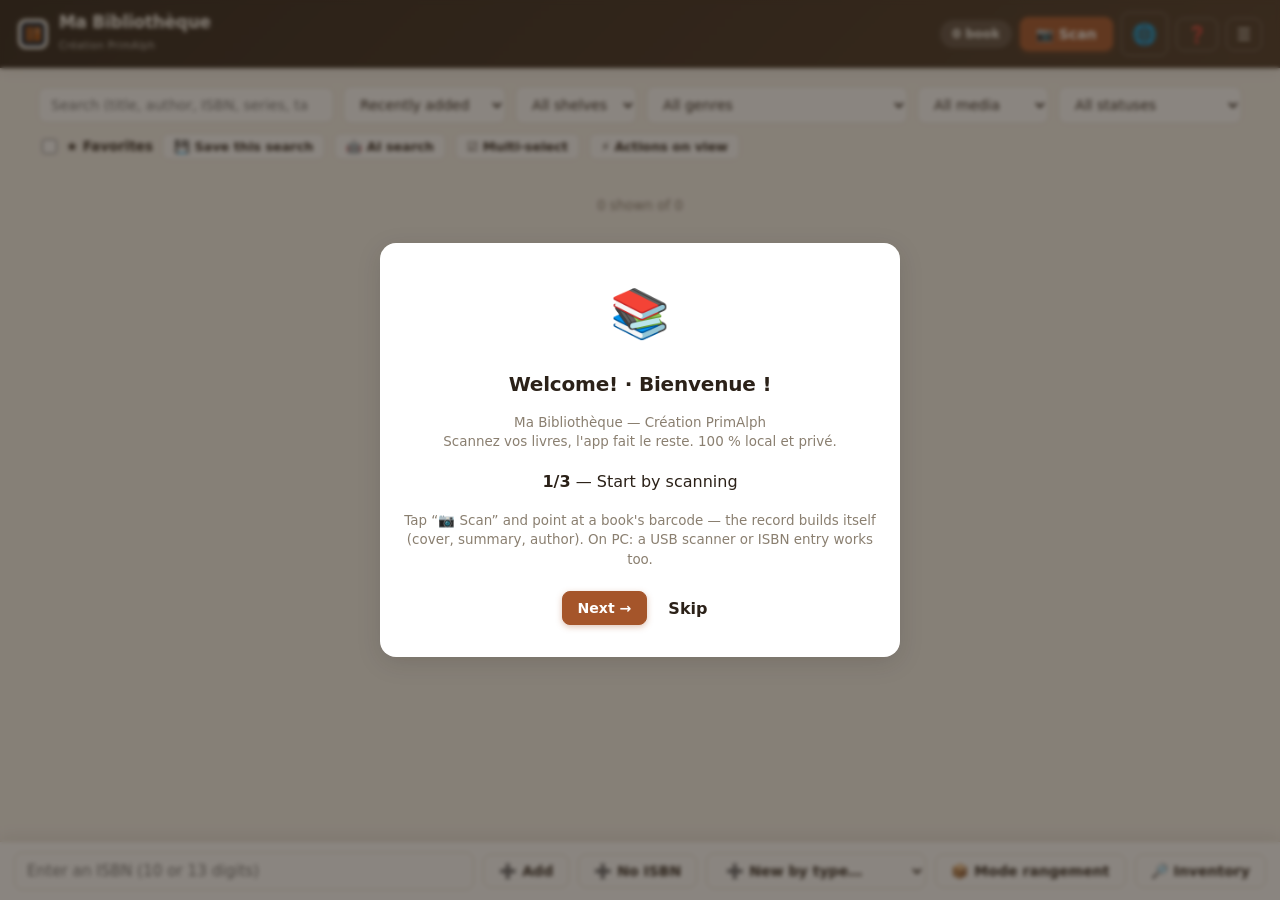
<file: index.html>
<!DOCTYPE html>
<html lang="fr">
<head>
<meta charset="UTF-8">
<meta name="viewport" content="width=device-width, initial-scale=1, viewport-fit=cover">
<meta name="theme-color" content="#1a2332">
<meta name="description" content="Ma Bibliothèque (Création PrimAlph) — scannez les codes-barres et photographiez vos étagères : gestion complète de votre bibliothèque personnelle. Livres, BD, mangas. 100 % gratuit et privé.">
<meta property="og:title" content="Ma Bibliothèque — gestion de bibliothèque personnelle">
<meta property="og:description" content="Scan de codes-barres, photo d'étagère IA, prêts, inventaire, étiquettes — 100 % gratuit et privé. Création PrimAlph.">
<meta property="og:type" content="website">
<meta property="og:image" content="icons/icon-512.png">
<title>Ma Bibliothèque</title>
<link rel="manifest" href="manifest.json">
<link rel="icon" href="icons/icon.svg" type="image/svg+xml">
<link rel="stylesheet" href="style.css">
</head>
<body>
<header class="topbar">
  <div class="brand">
    <img src="icons/icon.svg" alt="" class="logo">
    <div class="brand-text">
      <h1 data-i18n="app_title">Ma Bibliothèque</h1>
      <span class="brand-by">Création PrimAlph</span>
    </div>
  </div>
  <div class="topbar-actions">
    <span id="countBadge" class="badge" title="Nombre d'ouvrages"></span>
    <button id="btnInstall" class="btn btn-install hidden" title="Installer l'application" aria-label="Installer l'application" data-i18n="install_btn">⬇️ Installer</button>
    <button id="btnScan" class="btn btn-primary" title="Scanner un code-barres" aria-label="Scanner un code-barres" data-i18n="scan">📷 Scanner</button>
    <button id="btnLang" class="btn btn-ghost" title="FR / EN" aria-label="Changer de langue / Switch language" onclick="__toggleLang()">🌐</button>
    <button id="btnHelp" class="btn btn-ghost" title="Centre d'aide" aria-label="Centre d'aide" data-i18n="help">❓</button>
    <button id="btnMenu" class="btn btn-ghost" title="Menu" aria-label="Menu principal">☰</button>
  </div>
</header>

<nav id="mainNav" class="nav hidden">
  <div class="nav-search"><input type="search" id="navSearch" data-i18n="nav_search_placeholder" placeholder="🔍 Rechercher une fonction…"><span id="navSearchCount" class="hint"></span></div>
  <div class="nav-group" data-group="navg_main"><span class="nav-group-title" data-i18n="navg_main">📚 Collection & saisie</span><div class="nav-group-btns">
    <button id="btnLangMenu" class="nav-btn nav-item" data-i18n="nav_lang" onclick="this.closest(&quot;nav&quot;).classList.add(&quot;hidden&quot;); __toggleLang()">🌐 Langue : FR ⇄ EN</button>
    <button data-view="grid" class="nav-btn nav-item active" data-i18n="nav_collection">📚 Collection</button>
    <button data-view="groups" class="nav-btn nav-item" data-i18n="nav_groups">👥 Par série / auteur</button>
    <button data-view="loans" class="nav-btn nav-item" data-i18n="nav_loans">📤 Prêts</button>
    <button data-view="lists" class="nav-btn nav-item" data-i18n="nav_lists">📋 Mes listes</button>
    <button data-view="reading" class="nav-btn nav-item" data-i18n="nav_reading">📖 Ma lecture</button>
    <button data-view="shelves" class="nav-btn nav-item" data-i18n="nav_shelves">🗂️ Étagères</button>
    <button id="btnScatterReport" class="nav-btn nav-item" data-i18n="nav_scatter_report">📦 Séries dispersées</button>
  <button data-view="inventory" class="nav-btn nav-item" data-i18n="nav_inventory">🔎 Inventaire d'étagère</button>
    <button data-view="stats" class="nav-btn nav-item" data-i18n="nav_stats">📊 Statistiques</button>
    <button id="btnShelfPhoto" class="nav-btn nav-item" data-i18n="nav_shelf_photo">📷 Photo d'étagère (IA)</button>
  </div></div>
  <div class="nav-group" data-group="navg_backup"><span class="nav-group-title" data-i18n="navg_backup">💾 Sauvegarder & échanger</span><div class="nav-group-btns">
    <button id="btnBackupNow" class="nav-btn nav-item" data-i18n="nav_backup_now">💾 Sauvegarde immédiate</button>
    <button id="btnDataCleanup" class="nav-btn nav-item" data-i18n="nav_cleanup">🧹 Nettoyer mes données</button>
    <button id="btnCloudPush" class="nav-btn nav-item" data-i18n="nav_cloud_push">☁️ Sauvegarde sur GitHub (privée)</button>
    <button id="btnCloudPull" class="nav-btn nav-item" data-i18n="nav_cloud_pull">☁️ Récupérer depuis GitHub</button>
    <button id="btnBackupCfg" class="nav-btn nav-item" data-i18n="nav_backup_cfg">⚙️ Sauvegarde auto (<span id="bkCfgLbl">10</span> scans)</button>
    <button id="btnShareFund" class="nav-btn nav-item" data-i18n="nav_share_fund">🤝 Partager mes couvertures avec la banque (fond)</button>
    <button id="btnImport" class="nav-btn nav-item" data-i18n="nav_import_json">📥 Importer JSON</button>
    <button id="btnImportCsv" class="nav-btn nav-item" data-i18n="nav_import_csv">📥 Importer CSV</button>
    <button id="btnExportJson" class="nav-btn nav-item" data-i18n="nav_export_json">💾 Export JSON</button>
    <button id="btnExportCsv" class="nav-btn nav-item" data-i18n="nav_export_csv">📄 Export CSV</button>
    <button id="btnExportHtml" class="nav-btn nav-item" data-i18n="nav_export_html">🖨️ Export HTML</button>
    <button id="btnExportMd" class="nav-btn nav-item" data-i18n="nav_export_md">📝 Export Markdown</button>
    <button id="btnPrintLabels" class="nav-btn nav-item" data-i18n="nav_print_labels">🏷️ Étiquettes de cote</button>
    <button id="btnQrLabels" class="nav-btn nav-item" data-i18n="nav_qr_labels">🏷️ Étiquettes QR</button>
  </div></div>
  <div class="nav-group" data-group="navg_pro"><span class="nav-group-title" data-i18n="navg_pro">⚙️ Professionnel & réglages</span><div class="nav-group-btns">
    <button id="btnUnimarc" class="nav-btn nav-item" data-i18n="nav_unimarc">📤 Export UNIMARC (pro)</button>
    <button id="btnMarc21" class="nav-btn nav-item" data-i18n="nav_marc21">Export MARC21 (pro)</button>
    <button id="btnImportUnimarc" class="nav-btn nav-item" data-i18n="nav_import_unimarc">📥 Import UNIMARC (reprise de fonds)</button>
    <button id="btnCoversCfg" class="nav-btn nav-item" data-i18n="nav_covers">🖼️ Couvertures embarquées</button>
    <button id="btnAiCfg" class="nav-btn nav-item" data-i18n="nav_ai">🤖 IA (recherche & fiches)</button>
    <button id="btnKeysCfg" class="nav-btn nav-item" data-i18n="nav_keys">🔑 Clés API (sources)</button>
    <button id="btnGuest" class="nav-btn nav-item" data-i18n="nav_guest">👁️ Catalogue invité</button>
  </div></div>
</nav>

<main role="main">
  <section id="viewGrid">
    <div id="ctxBar" class="ctx-bar hidden">
      <span id="ctxCount" class="badge"></span>
      <button id="ctxFilterOps" class="btn small">⚡ Actions</button>
      <button id="ctxBulkMode" class="btn small">☑ Sélection</button>
      <button id="ctxClear" class="btn small" data-i18n="ctx_clear">✕ Filtre</button>
    </div>
    <div class="toolbar">
      <input type="search" id="searchInput" data-i18n="search_placeholder" placeholder="Rechercher (titre, auteur, ISBN, série, tag…)">
      <select id="sortSelect">
        <option value="added" data-i18n="sort_added">Ajout (récent)</option>
        <option value="title" data-i18n="sort_title">Titre A→Z</option>
        <option value="author" data-i18n="sort_author">Auteur A→Z</option>
        <option value="rating" data-i18n="sort_rating">Note décroissante</option>
        <option value="year" data-i18n="sort_year">Année de publication</option>
        <option value="dewey" data-i18n="sort_dewey">Cote Dewey / genre</option>
        <option value="shelf" data-i18n="sort_shelf">Étagère (position)</option>
        <option value="series" data-i18n="sort_series">Série + tome</option>
      </select>
      <select id="shelfFilter"><option value="" data-i18n="all_shelves">Toutes les étagères</option></select>
      <select id="genreFilter" title="Parcourir par catégorie — liste vos genres réels + la taxonomie">
        <option value="" data-i18n="all_genres">Tous les genres</option>
      </select>
      <select id="mediumFilter">
        <option value="" data-i18n="all_mediums">Tous les supports</option>
        <option value="book" data-i18n="f_medium_book">Livre</option>
        <option value="comic" data-i18n="f_medium_comic">BD</option>
        <option value="manga" data-i18n="f_medium_manga">Manga</option>
        <option value="film" data-i18n="f_medium_film">Film</option>
        <option value="series" data-i18n="f_medium_series">Série</option>
        <option value="music" data-i18n="f_medium_music">Musique</option>
        <option value="game" data-i18n="f_medium_game">Jeu</option>
        <option value="boardgame" data-i18n="f_medium_boardgame">Jeu de société</option>
        <option value="videogame" data-i18n="f_medium_videogame">Jeu vidéo</option>
        <option value="rpg" data-i18n="f_medium_rpg">JDR</option>
      </select>
      <select id="statusFilter">
        <option value="" data-i18n="all_status">Tous les statuts</option>
        <option value="unread" data-i18n="st_unread">À lire</option>
        <option value="reading" data-i18n="st_reading">En lecture</option>
        <option value="read" data-i18n="st_read">Lu</option>
        <option value="wish" data-i18n="st_wish">🛒 Souhaits (à acheter)</option>
        <option value="loaned" data-i18n="st_loaned">📤 Prêtés</option>
      </select>
      <label class="chk"><input type="checkbox" id="favOnly"> <span data-i18n="fav_only">★ Favoris</span></label>
      <button id="btnSaveSearch" class="btn small" data-i18n="save_search">💾 Sauver cette recherche</button>
      <button id="btnAiOpen" class="btn small" data-i18n="ai_search">🤖 Recherche IA</button>
      <button id="btnBulkMode" class="btn small" data-i18n="bulk_mode">☑ Sélection multiple</button>
      <button id="btnFilterOps" class="btn small" data-i18n="filter_ops">⚡ Actions sur l'affichage</button>
    </div>
    <div id="filterOpsBar" class="toolbar hidden">
      <span class="badge" style="background:#f0e6c8;color:#7a5c1e;flex:1 1 100%;white-space:normal;text-align:left">⚡ Ces actions s'appliquent à TOUT l'affichage filtré — pas à une sélection</span>
      <span id="filterOpsCount" class="badge"></span>
      <button id="btnFilterAiComplete" class="btn small">🤝 Compléter par IA</button>
      <button id="btnFilterRefresh" class="btn small">🔄 Mettre à jour (sources)</button>
      <button id="btnPresuggestSubjects" class="btn small">🏷️ Pré-suggérer sujets</button>
      <button id="btnAuditCoherence" class="btn small">📊 Audit cohérence</button>
      <button id="btnPurgeBlanks" class="btn small">🗑️ Purger fiches vides</button>
      <!-- bouton Organiser: injecté par JS -->
      <button id="btnFilterDiag" class="btn small">🔍 Diagnostiquer</button>
      <button id="btnFilterShareCover" class="btn small">🖼️ Partager couvertures</button>
      <button id="btnFilterShareRecord" class="btn small">📝 Partager fiches</button>
      <button id="btnFilterDelete" class="btn btn-danger small" data-i18n="bulk_delete">🗑️ Supprimer</button>
      <button id="btnFilterOpsClose" class="btn small" data-i18n="quit_btn">Quitter</button>
    </div>
    <div id="bulkBar" class="toolbar hidden">
      <span class="badge" style="background:#dfe8f0;color:#2f5d8a;flex:1 1 100%;white-space:normal;text-align:left">✏️ MODIFIER la sélection — les choix ci-dessous S'APPLIQUENT aux fiches cochées (pour filtrer l'affichage: listes en haut)</span>
      <span id="bulkCount" class="badge"></span>
      <button id="btnBulkSelectAll" class="btn small" data-i18n="select_all_view">☑⃰ Tout sélectionner (affiché)</button>
      <select id="bulkStatus">
        <option value="" data-i18n="bulk_status">Définir le statut…</option>
        <option value="unread" data-i18n="st_unread">À lire</option>
        <option value="reading" data-i18n="st_reading">En lecture</option>
        <option value="read" data-i18n="st_read">Lu</option>
        <option value="wish" data-i18n="st_wish">Souhait</option>
      </select>
      <select id="bulkFurnitureSelect"><option value="" data-i18n="bulk_furniture">Ranger dans le meuble…</option></select>
      <select id="bulkShelfSelect"><option value="" data-i18n="g_shelf">…sur l'étagère…</option></select>
      <select id="bulkGenreSelect"><option value="" data-i18n="g_genre">Définir le genre…</option></select>
      <!-- bouton « Mode genre » retiré: le genre s\u2019applique via le gros Appliquer (la liste Genre suffit); il tuait la clarté (double Appliquer + bascule d\u2019\u00e9tat incomprise) -->
      <input type="text" id="bulkLocation" data-i18n="bulk_loc_ph" placeholder="Emplacement texte libre (meuble · étagère)">
      <input type="number" id="bulkPosStart" min="1" placeholder="№ position de départ (les cochées prennent N, N+1… dans l'ordre affiché)">
      <button id="btnBulkUndo" class="btn small hidden" data-i18n="bulk_undo" title="Annule la dernière modification en masse">↩️ Annuler</button>
      <button id="btnBulkDelete" class="btn btn-danger small" data-i18n="bulk_delete">🗑️ Supprimer</button>
      <button id="btnBulkApply" class="btn btn-primary small" data-i18n="apply_btn">Appliquer</button>
      <button id="btnBulkCancel" class="btn small" data-i18n="quit_btn">Quitter</button>
    </div>
    <div id="grid" class="grid"></div>
    <div class="pager">
      <span id="pageInfo" class="hint"></span>
      <button id="btnMore" class="btn hidden" data-i18n="more">Afficher plus</button>
    </div>
    <p id="emptyMsg" class="empty hidden" data-i18n="empty_msg">Aucun ouvrage pour le moment.<br>Appuyez sur « Scanner » ou ajoutez un ISBN ci-dessous.</p>
  </section>

  <section id="viewShelves" class="hidden">
    <h2 data-i18n="view_shelves">Étagères</h2>
    <p class="hint" data-i18n="shelves_hint">Les étagères servent à regrouper vos ouvrages (par pièce, thème, format…). Chaque ouvrage peut figurer dans plusieurs étagères.</p>
    <div class="row">
      <input type="text" id="newShelfName" data-i18n="shelves_new_ph" placeholder="Nom de la nouvelle étagère">
      <button id="btnAddShelf" class="btn" data-i18n="create_btn">Créer</button>
    </div>
    <ul id="shelfList" class="shelf-list"></ul>
  </section>

  <section id="viewGroups" class="hidden">
    <h2 data-i18n="view_groups">Par série / auteur</h2>
    <div class="tabs" id="groupTabs">
      <button data-g="series" class="tab active" data-i18n="tab_series">Séries</button>
      <button data-g="universe" class="tab" data-i18n="tab_universe">🌌 Univers</button>
      <button data-g="authors" class="tab" data-i18n="tab_authors">Auteurs</button>
      <button data-g="scenario" class="tab" data-i18n="tab_scenario">Scénaristes</button>
      <button data-g="art" class="tab" data-i18n="tab_art">Dessinateurs</button>
    </div>
    <div id="groupBody"></div>
  </section>

  <section id="viewLists" class="hidden">
    <h2 data-i18n="view_lists">Mes listes sauvegardées</h2>
    <p class="hint" data-i18n="hint_lists">Les listes mémorisent vos critères de recherche/filtres : elles se mettent à jour automatiquement quand la bibliothèque change (idéal pour suivre des achats futurs).</p>
    <div id="listBody"></div>
  </section>

  <section id="viewLoans" class="hidden">
    <h2 data-i18n="view_loans">Prêts en cours</h2>
    <p class="hint" data-i18n="hint_loans">Suivi des ouvrages prêtés : qui les détient, depuis quand, date de retour prévue. Un retard est signalé en rouge.</p>
    <div id="loanBody"></div>
    <h2 style="margin-top:24px" data-i18n="hint_byborrower">Par emprunteur</h2>
    <p class="hint" data-i18n="hint_borrowerhist">Historique complet des prêts par personne — conservé après les retours.</p>
    <div id="borrowerBody"></div>
  </section>

  <section id="viewInventory" class="hidden">
    <h2 data-i18n="view_inventory">🔎 Inventaire d'étagère</h2>
    <p class="hint" data-i18n="hint_inventory">Rescanner une étagère pour la vérifier : l'app compare ce que vous scannez avec ce qui est censé y être rangé, et signale les manquants et les intrus.</p>
    <div class="row">
      <select id="invLocation"><option value="">— Choisir l'emplacement à inventorier —</option></select>
      <button id="btnInvStart" class="btn btn-primary" data-i18n="inv_start">Démarrer l'inventaire</button>
    </div>
    <div id="invPanel" class="hidden">
      <div class="inv-progress">
        <span id="invCount" class="hint"></span>
        <button id="btnInvStop" class="btn btn-danger small" data-i18n="inv_stop">Terminer</button>
      </div>
      <p class="hint" data-i18n="hint_scanning">Scannez maintenant chaque livre de cette étagère (ou saisissez les ISBN ci-dessous l'écran). Chaque scan est vérifié en direct.</p>
      <div id="invFeed"></div>
    </div>
    <div id="invResult"></div>
    <h2 style="margin-top:26px" data-i18n="inv_history">Historique des inventaires</h2>
    <div id="invHistBody"></div>
  </section>

  <section id="viewReading" class="hidden">
    <h2 data-i18n="view_reading">📖 Ma lecture</h2>
    <div class="group-card" id="goalCard"></div>
    <div class="row">
      <button id="btnSetGoal" class="btn small" data-i18n="r_goal">🎯 Définir mon objectif annuel</button>
      <button id="btnRandomNext" class="btn small" data-i18n="r_random_guided" title="Tient compte de vos filtres actifs (genre, étagère, support, recherche…)">🎯 Prochain — guidé (filtres actifs)</button>
      <button id="btnRandomFull" class="btn small" data-i18n="r_random_full" title="Tire parmi TOUTES vos œuvres non lues, tous supports confondus (livres, films, jeux…)">🎲 Hasard complet (tous supports)</button>
    </div>
    <h3 data-i18n="r_queue">File « à lire ensuite »</h3>
    <p class="hint" data-i18n="hint_queue">Cochez « Inclure dans ma file de lecture » dans une fiche pour l'ajouter ici. L'ordre suit la date d'ajout.</p>
    <div id="queueBody"></div>
    <h3 data-i18n="r_inprogress">📚 En cours</h3>
    <div id="inprogressBody"></div>
  </section>

  <section id="viewGuest" class="hidden"></section>

  <section id="viewStats" class="hidden"></section>
</main>

<div class="manual-add" id="manualAddBar">
  <button class="manual-add-more" id="btnMoreActions" title="Actions supplémentaires" aria-label="Actions supplémentaires">⋯</button>
  <input type="text" id="manualIsbn" inputmode="numeric" data-i18n="isbn_placeholder" placeholder="Saisir un ISBN (10 ou 13 chiffres)">
  <button id="btnManualAdd" class="btn" data-i18n="add">➕ Ajouter</button>
  <button id="btnAddNoIsbn" class="btn btn-extra" title="Créer une fiche vierge, sans ISBN" data-i18n="add_no_isbn">➕ Sans ISBN</button>
  <select id="selNewByType" class="btn btn-extra" style="max-width:220px" title="Nouvelle fiche par type culturel — le medium est posé d'emblée, la fiche n'affiche que ses champs">
    <option value="" data-i18n="new_by_type">➕ Fiche par type…</option>
    <option value="book">Livre</option><option value="bd">BD</option><option value="manga">Manga</option>
    <option value="film">Film</option><option value="series">Série</option><option value="music">Musique</option>
    <option value="game">Jeu vidéo</option><option value="boardgame">Jeu de société</option><option value="press">Presse</option>
    <option value="software">Logiciel</option><option value="partition">Partition</option><option value="map">Carte</option>
    <option value="photo">Photo</option><option value="manuscript">Manuscrit</option><option value="thesis">Thèse</option>
    <option value="digital">Ressource numérique</option>
  </select>
  <button id="btnShelveMode" class="btn btn-extra" title="Scanner/ranger en série : chaque ajout reçoit le même meuble + étagère" data-i18n="shelve_mode">📦 Mode rangement</button>
  <button id="btnInvQuick" class="btn btn-extra" title="Inventaire : comparer le contenu scanné avec ce qui est censé être rangé à un emplacement" data-i18n="inv_quick">🔎 Inventaire</button>
</div>

<!-- Scanner modal -->
<div id="scanModal" class="modal hidden">
  <div class="modal-box">
    <div class="modal-head">
      <h2 data-i18n="view_scan">Scanner un code-barres</h2>
      <button id="btnCloseScan" class="btn btn-ghost" aria-label="Fermer">✕</button>
    </div>
    <video id="scanVideo" playsinline muted></video>
    <div class="scan-frame"></div>
    <p class="hint" id="scanStatus" data-i18n="scan_aim">Visez le code-barres (EAN-13 / ISBN) au dos du livre…</p>
    <div class="row">
      <button id="btnScanLookup" class="btn hidden" title="Scanner sans ajouter : ouvre la fiche du livre si vous l'avez, sinon message">🔎 <span id="scanLookupLbl" data-i18n="lookup_btn">Recherche</span></button>
      <button id="btnBurst" class="btn hidden" data-i18n="burst_mode" title="Ajouter chaque code scanné sans fermer la caméra">⚡ Mode rafale</button>
      <button id="btnTorch" class="btn hidden" data-i18n="torch">🔆 Lampe</button>
    </div>
  </div>
</div>

<!-- Duplicate prompt -->
<!-- modal Organiser: injecté par JS (ensureOrganizeUI) — source unique, robuste contre un HTML périmé -->
<div id="dupModal" class="modal hidden">
  <div class="modal-box">
    <h2 data-i18n="view_dup">Ouvrage déjà présent</h2>
    <p id="dupMsg"></p>
    <div class="modal-actions">
      <button id="btnDupAdd" class="btn btn-primary" data-i18n="dup_add">Ajouter quand même (2ᵉ exemplaire)</button>
      <button id="btnDupOpen" class="btn btn-extra">📂 Ouvrir la fiche existante</button>
      <button id="btnDupCancel" class="btn" data-i18n="cancel">Annuler</button>
    </div>
  </div>
</div>

<!-- Scatter report modal -->
<div id="scatterReportModal" class="modal hidden">
  <div class="modal-box" style="max-width:680px;max-height:86vh;overflow-y:auto">
    <h2 data-i18n="scatter_report_title">📦 Séries dispersées</h2>
    <p class="hint" data-i18n="scatter_report_hint">Toutes les séries éparpillées dans votre bibliothèque — regroupez-les en 1 clic.</p>
    <div id="scatterReportBody"></div>
    <div class="modal-actions"><button id="btnCloseScatterReport" class="btn" data-i18n="quit_btn">Quitter</button></div>
  </div>
</div>

<!-- Share suggestion prompt -->
<div id="sharePromptModal" class="modal hidden">
  <div class="modal-box" style="max-width:420px;text-align:center">
    <h2 data-i18n="share_prompt_title">🤝 Partager au fond communautaire ?</h2>
    <p class="hint" data-i18n="share_prompt_text">Seules les métadonnées de la fiche seront partagées (titre, résumé, éditeur…). Vos données personnelles (prêts, notes, prix payé) ne sont jamais envoyées.</p>
    <label class="chk" style="margin:10px 0"><input type="checkbox" id="chkShareRemember"> <span data-i18n="share_remember">Se souvenir de mon choix (modifiable via 📝 dans la fiche)</span></label>
    <div class="modal-actions">
      <button id="btnShareNo" class="btn" data-i18n="share_no">Non</button>
      <button id="btnShareYes" class="btn btn-primary" data-i18n="share_yes">Oui, partager</button>
    </div>
  </div>
</div>

<!-- Detail / edit modal -->
<div id="detailModal" class="modal hidden">
  <div class="modal-box detail">
    <div class="modal-head">
      <h2 id="detailTitle"></h2>
      <button id="btnCloseDetail" class="btn btn-ghost" aria-label="Fermer">✕</button>
    </div>
    <div id="detailBody" class="detail-body">
      <div class="detail-covers">
        <img id="coverFront" alt="Couverture devant" class="cover-lg">
        <img id="coverBack" alt="Couverture derrière" class="cover-lg hidden">
        <button id="btnShowBack" class="btn small hidden" data-i18n="see_back">Voir le dos</button>
        <button id="btnFlipCover" class="btn small hidden" data-i18n="flip">Retourner</button>
      </div>
      <form id="detailForm" class="detail-form"></form>
    </div>
    <div class="modal-actions">
      <button id="btnSaveDetail" class="btn btn-primary" data-i18n="save">💾 Enregistrer</button>
      <button id="btnDeleteDetail" class="btn btn-danger" data-i18n="delete">🗑️ Supprimer</button>
    </div>
  </div>
</div>

<div id="diagModal" class="modal hidden" style="z-index:80">
  <div class="modal-box" style="max-width:480px">
    <div class="modal-head"><h2>🔬 Diagnostic IA</h2><button class="btn btn-ghost" onclick="document.getElementById('diagModal').classList.add('hidden')">✕</button></div>
    <p id="diagModalTitle" class="hint"></p>
    <textarea id="diagModalText" readonly rows="9" style="width:100%;font-family:monospace;font-size:0.85rem;white-space:pre-wrap"></textarea>
    <div class="modal-actions" style="margin-top:10px">
      <button class="btn btn-primary" id="diagCopyBtn">📋 Copier</button>
    </div>
  </div>
</div>
<div id="posEditModal" class="modal hidden" style="z-index:70">
  <div class="modal-box" style="max-width:340px">
    <div class="modal-head"><h2>↕️ Position</h2><button class="btn btn-ghost" onclick="document.getElementById('posEditModal').classList.add('hidden')">✕</button></div>
    <p id="posEditLbl" class="hint"></p>
    <input type="number" id="posEditInput" min="1" style="width:100%;font-size:1.2rem;padding:10px">
    <div class="modal-actions" style="margin-top:12px">
      <button class="btn btn-primary" id="posEditOk">OK</button>
    </div>
  </div>
</div>
<!-- AI result modal -->
<div id="aiModal" class="modal hidden">
  <div class="modal-box">
    <div class="modal-head">
      <h2 data-i18n="ai_title">🤖 Recherche IA</h2>
      <button id="btnCloseAi" class="btn btn-ghost" data-i18n="close" title="Fermer" aria-label="Fermer">✕</button>
    </div>
    <p class="hint">Décrivez ce que vous cherchez en langage naturel, ex. « les polars de 1990 à 2010 notés au moins 4 » ou « les mangas de la série One Tome non lus ».</p>
    <div class="row"><input type="text" id="aiQuery" data-i18n="ai_query_placeholder" placeholder="Votre demande…"><button id="btnAiRun" class="btn btn-primary" data-i18n="ai_run">Chercher</button></div>
    <div id="aiResult" class="hint"></div>
    <div id="aiResultGrid" class="grid" style="margin-top:10px"></div>
  </div>
</div>

<!-- API keys manager modal -->
<div id="keysModal" class="modal hidden">
  <div class="modal-box">
    <div class="modal-head">
      <h2 data-i18n="keys_title">🔑 Clés API — sources de données</h2>
      <button id="btnCloseKeys" class="btn btn-ghost" aria-label="Fermer">✕</button>
    </div>
    <p class="hint">Chaque clé reste <b>uniquement dans ce navigateur</b> (localStorage) — jamais dans le code ni sur un serveur. Chaque utilisateur de l'application entre les siennes.</p>
    <div class="detail-form">
      <div>
        <label>Google Books (recommandé — résumés, couvertures, 1000 requêtes/jour gratuites)</label>
        <input type="text" id="keyGoogleBooks" data-i18n="keys_google" placeholder="AIza… (https://console.cloud.google.com/apis/credentials)" autocomplete="off">
      <div>
        <label>🎮 IGDB — jeux vidéo (titre, studio, année, synopsis, jaquette — gratuit via compte Twitch)</label>
        <input type="text" id="keyIgdbId" placeholder="Client ID Twitch (https://dev.twitch.tv/console/apps/create)" autocomplete="off">
        <input type="text" id="keyIgdbSecret" placeholder="Client Secret Twitch" autocomplete="off" style="margin-top:6px">
        <p class="hint">Créer une app sur dev.twitch.tv/console → catégorie « Game Integration » → copier Client ID + Secret</p>
      </div>
      <div>
        <label>🎬 TMDB — films &amp; séries (recommandé pour les DVD/Blu-ray : titre, réalisateur, acteurs, synopsis, affiche — gratuit)</label>
        <input type="text" id="keyTmdb" placeholder="Clé API themoviedb.org (https://www.themoviedb.org/settings/api)" autocomplete="off">
        <p class="hint">Créer un compte sur themoviedb.org → Paramètres → API → demander une clé (gratuite)</p>
      </div>
        <p class="hint">Créer une clé : console.cloud.google.com → projet → API et services → Activer « Google Books API » → Identifiants → Clé API.<br>Recommandé : restreindre la clé aux référants HTTP <code>chenzu-ai.github.io/*</code> et <code>localhost</code>.</p>
      </div>
    </div>
    <div>
      <label>🎲 BGG — jeux de société (joueurs, âge, durée, complexité, mécanismes — token requis depuis 07/2025)</label>
      <input type="text" id="keyBggToken" placeholder="Token Bearer (https://boardgamegeek.com/applications)" autocomplete="off">
      <p class="hint">Créer un compte BGG → boardgamegeek.com/applications → « Register Application » (usage non commercial) → générer le token. Sans token, l'API BGG refuse les appels (1 req/5s intégré).</p>
    </div>
    <div>
      <label>🎵 Discogs — musique (fallback après MusicBrainz : vinyles, CD, 16 M de sorties)</label>
      <input type="text" id="keyDiscogsToken" placeholder="Token personnel (https://www.discogs.com/settings/developers)" autocomplete="off">
      <p class="hint">Créer un compte Discogs → Paramètres → Développeurs → générer un Personal Access Token (gratuit, 60 req/min authentifié). Sans le relais, Discogs reconnaît les CD/vinyles par code-barres.</p>
    </div>
    <div>
      <label>URL du relais français (optionnel — pour les nouveautés FR via Fnac/BnF)</label>
      <input type="text" id="keyRelay" placeholder="https://biblio-relais.VOTRE-SOUS-DOMAINE.workers.dev" autocomplete="off">
      <p class="hint">Le relais interroge Fnac + BnF (inaccessibles directement depuis un navigateur) via un micro-service gratuit Cloudflare Workers. Code et procédure : fichier <code>worker.js</code> du dépôt.</p>
    </div>
    <div>
      <label>URL de la banque de couvertures (optionnel — dossier raw du dépôt privé)</label>
      <input type="text" id="keyBank" placeholder="https://raw.githubusercontent.com/Chenzu-AI/Bibliotheque/main/covers/" autocomplete="off">
      <p class="hint">Dernier recours de la reconnaissance : si <code>&lt;URL&gt;&lt;ISBN&gt;.jpg</code> existe, la couverture est utilisée.</p>
    </div>
    <div>
      <label>Token GitHub (pour partager vos couvertures avec la banque — 🤝 dans les fiches)</label>
      <input type="text" id="keyGhToken" placeholder="ghp_… (droits repo sur le dépôt Bibliotheque)" autocomplete="off">
      <p class="hint">Stocké uniquement dans votre navigateur. Sert uniquement à envoyer les images que VOUS choisissez de partager.</p>
    </div>
    <h3 style="margin:14px 0 6px" data-i18n="keys_active">Sources actives</h3>
    <p class="hint">Toutes les sources actives sont interrogées en parallèle. Priorité de fusion : Google Books → BnF → Open Library ; chaque source complète les champs manquants des autres.</p>
    <div class="detail-form">
      <div class="form-row">
        <label class="chk"><input type="checkbox" id="srcGoogleBooks" checked> Google Books <span class="hint">(riches résumés/couvertures — clé ci-dessus)</span></label>
      </div>
      <div class="form-row">
        <label class="chk"><input type="checkbox" id="srcBnf" checked> Catalogue BnF <span class="hint">(éditions françaises — gratuit)</span></label>
      </div>
      <div class="form-row">
        <label class="chk"><input type="checkbox" id="srcOpenLibrary" checked> Open Library <span class="hint">(monde — gratuit)</span></label>
      </div>
    </div>
    <div class="modal-actions">
      <button id="btnSaveKeys" class="btn btn-primary" data-i18n="save">💾 Enregistrer</button>
      <button id="btnTestKeys" class="btn" data-i18n="keys_test">🧪 Tester la clé Google Books</button>
    </div>
    <h3 style="margin:14px 0 6px" data-i18n="diag_title">🔍 Diagnostic d'un ISBN</h3>
    <p class="hint">Testez ce que chaque source active trouve pour un ISBN précis (utile pour comprendre un échec de scan).</p>
    <div class="row"><input type="text" id="diagIsbn" inputmode="numeric" placeholder="ISBN à diagnostiquer (ex. 9782070541270)"><button id="btnDiagIsbn" class="btn" data-i18n="diag_run">Diagnostiquer</button></div>
    <p class="hint" id="diagResult"></p>
    <p class="hint" id="keysTestResult"></p>
  </div>
</div>

<!-- Shelf photo AI modal -->
<div id="shelfModal" class="modal hidden">
  <div class="modal-box">
    <div class="modal-head">
      <h2 data-i18n="shelf_photo_title">📷 Photo d'étagère (IA)</h2>
      <button id="btnCloseShelf" class="btn btn-ghost" aria-label="Fermer">✕</button>
    </div>
    <p class="hint">Photographiez l'étagère <b>en paysage</b>. L'IA lit les tranches et compare avec votre collection : ✅ déjà rangés ici · ⚠ censés être ailleurs · ❓ inconnus (recherche en 1 clic).</p>
    <div class="detail-form">
      <div class="row">
        <div class="row" style="gap:10px;justify-content:center">
        <button type="button" class="btn small" id="btnShelfPhotoCam" data-i18n="take_photo">📷 Prendre une photo</button>
        <label for="shelfPhotoInput" class="btn small" style="cursor:pointer" data-i18n="choose_file">📁 Choisir un fichier</label>
      </div>
      <input type="file" id="shelfPhotoCamInput" accept="image/*" capture="environment" class="hidden">
      <input type="file" id="shelfPhotoInput" accept="image/*">
      </div>
      <img id="shelfPreview" class="shelf-preview hidden" alt="Aperçu de l'étagère">
      <div class="form-row">
        <div><label>Meuble (optionnel, pour le rangement auto)</label><input type="text" id="shelfFurniture" list="furnitureList" placeholder="ex. Bibliothèque salon"></div>
        <div><label>Préfixe d'étagère — les rangées deviennent « préfixe 1, 2… »</label><input type="text" id="shelfPrefix" placeholder="ex. Étagère"></div>
      </div>
      <div class="form-row">
        <div><label>Nombre de rangées visibles (facultatif, aide l'IA)</label><input type="number" id="shelfRows" min="1" max="10" placeholder="auto"></div>
        <div style="flex:1 1 100%"><label>Par rangée (facultatif — l'IA vérifie chaque décompte contre le vôtre)</label>
        <input type="text" id="shelfBooksPerRow" placeholder="ex. 2+5g+8+4m+6+5d+3p=33, 4g+5+4g+3+5m+2+4d+2+5d=34">
        <p class="hint" data-i18n="ph_rows_hint">Segments dans l'ordre gauche→droite : nombre seul = debout, N+p = pile sur le dessus, N+g = pile à gauche, N+d = pile à droite, N+m = pile au milieu. =total en fin de rangée (facultatif, vérifié). Rangées séparées par des virgules.</p></div>
      </div>
      <button id="btnShelfAnalyze" class="btn btn-primary" data-i18n="shelf_analyze">🤖 Analyser la photo</button>
        <button id="btnShelfScanMode" class="btn btn-extra" data-i18n="shelf_scan_mode" title="Chaque scan de cette étagère crée une fiche rangée ici">📷 Scanner cette étagère</button>
      <p class="hint" id="shelfStatus"></p>
      <div id="shelfResult"></div>
    </div>
  </div>
</div>

<div id="guestBtns" class="hidden" style="position:fixed;top:12px;right:12px;z-index:60"><button id="btnExitGuest" class="btn btn-primary small" data-i18n="guest_exit">Quitter le catalogue invité</button></div>

<!-- Help center modal -->
<div id="helpModal" class="modal hidden">
  <div class="modal-box">
    <div class="modal-head">
      <h2>❓ Centre d'aide</h2>
      <button id="btnCloseHelp" class="btn btn-ghost" aria-label="Fermer">✕</button>
    </div>
    <div class="help-body help-fr">
      <details open><summary>🚀 Démarrer (5 min)</summary>
        <p>1. <b>Ajouter un livre</b> : bouton 📷 Scanner (téléphone) ou ISBN dans la barre du bas (PC / douchette USB). Cliquez une couverture pour tout modifier.</p>
        <p>2. <b>Ranger</b> : bouton 📦 Mode rangement (⋯ sur mobile) → indiquez « Meuble / Étagère » → scannez toute l'étagère : rangement automatique.</p>
        <p>3. <b>Sauvegarder</b> : ☰ → 💾 Sauvegarde immédiate (JSON). Faites un export par mois.</p>
      </details>
      <details><summary>📷 Ajouter des livres — toutes les voies</summary>
        <p>• <b>Scan caméra</b> (+ ⚡ mode rafale) · <b>Douchette USB</b> · <b>➕ Sans ISBN</b></p>
        <p>• <b>Photo d'étagère IA</b> (☰ → 📷) : l'IA lit les tranches rangée par rangée — nécessite une IA vision (☰ → 🤖)</p>
        <p>• <b>Import</b> : ☰ → 📥 JSON (fusion) ou CSV (Libib/Excel)</p>
      </details>
      <details open><summary>🆕 Nouveautés 2.5.0 — guide express</summary>
          <p><b>Où trouver chaque nouvelle fonction :</b></p>
          <p>• <b>🔐 Verrouiller une fiche</b> : ouvrez une fiche → champ « État de la fiche » (haut du formulaire) → ✏️ En cours / ✔️ Complète / 🔒 Verrouillée. Verrouiller une fiche complète la <b>partage à la banque</b> (avec votre accord, mémorisable). Une fiche verrouillée ne peut plus être modifiée par accident.</p>
          <p>• <b>🛡️ Rapport d'assurance</b> : ☰ → 📊 <b>Statistiques</b> → votre valeur totale + bouton « Rapport d'assurance (export) ». Complétez le champ « Prix » des fiches pour un total juste.</p>
          <p>• <b>☁️ Sauvegarde automatique</b> : avec votre token GitHub configuré (🔑), chaque scan/complétation déclenche un push 30 s plus tard — toast discret « ☁️ Sauvegarde GitHub automatique ».</p>
          <p>• <b>📷 Scanner une étagère entière</b> : ☰ → 📷 Photo d'étagère → « 📷 Scanner cette étagère » → meuble + étagère (la progression s'affiche si vous avez saisi l'agencement, ex. 26+4p=30). Ajoutez <b>@6</b> au nom d'étagère pour insérer en position 6 avec décalage.</p>
          <p>• <b>🤖 IA lit la couverture</b> : fiche → 📷 Couverture devant… (importez la photo) → bouton « 🤖 IA lit la couverture » — extrait titre/auteur/ISBN/résumé de la photo.</p>
          <p>• <b>🎲 Hasard guidé / complet</b> : ☰ → 📖 Ma lecture → « 🎯 Prochain — guidé » (tire dans vos filtres actifs) ou « 🎲 Hasard complet » (toutes œuvres non lues, tous supports).</p>
          <p>• <b>🗂️ Parcourir par genre</b> : dans la barre de filtres, menu « Tous les genres » → vos genres avec compte, thèmes tous supports, exploration. Les genres hiérarchisés (jusqu'à 4 niveaux : Roman / Historique / Égypte antique) se saisissent dans la fiche avec autocomplétion.</p>
          <p>• <b>🎲 Jeux (société, vidéo, JDR)</b> : le champ Type de la fiche propose les 3 nouveaux supports ; scannez le code-barres d'une boîte de jeu → BoardGameGeek complète (nom, joueurs, année).</p>
          <p>• <b>👨‍👩‍👧 Propriétaire</b> : champ de la fiche pour les livres partagés en famille — cherchable.</p>
        </details>
        <details><summary>🤖 Reconnaissance — optimiser</summary>
        <p>• <b>Clé Google Books</b> (☰ → 🔑) : résumés + couvertures, 1000 requêtes/jour gratuites</p>
        <p>• <b>Relais BnF/Fnac</b> (☰ → 🔑) : indispensable pour les livres FR d'avant 2010 — déployez <code>worker.js</code> sur Cloudflare Workers (gratuit)</p>
        <p>• <b>Diagnostic ISBN</b> (☰ → 🔑 → 🔍) : voyez ce que chaque source répond</p>
      </details>
      <details><summary>📚 Organiser</summary>
        <p>• Étagères virtuelles, tags, favoris ♥, souhaits 🛒 · <b>Séries</b> (☰ → 👥) : tomes manquants, dispersion</p>
        <p>• Cote Dewey, collection, format, type d'édition (1ʳᵉ, collector, rare), prix éditeur · recherche plein texte</p>
      </details>
      <details><summary>📤 Prêts et inventaire</summary>
        <p>• <b>Prêter</b> : fiche → « Prêté à… » + retour prévu. Rappels à l'ouverture · <b>Réservations</b> (« Réservé pour »)</p>
        <p>• <b>Inventaire d'étagère</b> (☰ → 🔎) : manquants / intrus / inconnus + historique</p>
      </details>
      <details><summary>📖 Ma lecture</summary>
        <p>Objectif annuel 🎯 · file « à lire ensuite » · 🎲 prochain livre · progression (page courante) · journal daté</p>
      </details>
      <details><summary>💾 Exports et pro</summary>
        <p>• JSON / CSV / HTML / Markdown · <b>🏷️ étiquettes de cote</b> et <b>🏷️ étiquettes QR</b> (scan QR = fiche)</p>
        <p>• <b>☁️ Sauvegarde cloud GitHub</b> : vos livres dans votre dépôt privé (jeton dans 🔑) — historique des versions, multi-appareils</p>
        <p>• <b>🏛️ SIGB pro</b> : export UNIMARC et MARC21 XML · import UNIMARC (reprise de fonds Koha/PMB)</p>
        <p>• <b>📤 UNIMARC</b> : export compatible Koha/PMB (catalogues professionnels)</p>
        <p>• <b>👁️ Catalogue invité</b> : consultation protégée par PIN pour montrer la collection</p>
      </details>
      <details><summary>📄 Documentation complète</summary>
        <p>Fiches détaillées : <a href="https://github.com/Chenzu-AI/Bibliotheque/tree/main/docs" target="_blank" rel="noopener">github.com/Chenzu-AI/Bibliotheque/docs</a></p>
      </details>
      <details open><summary>📋 Cataloguing guide — the 7-step workflow (2-4 min/record)</summary>
        <h3>📋 Practical cataloguing guide</h3>
        <p><b>3 principles</b>: ① Scan first, never after (60-80% of fields in 10 s) · ② Structuring fields before free fields (medium → subtype → genre → carrier → edition lock 80% of rules and the shelfmark) · ③ The shelfmark is generated (🎯 button), never typed.</p>
        <p><b>Canonical order</b>: 1. SCAN (10 s) → 2. STRUCTURING (30 s): medium → mediaSubtype → genre → carrier → editionType, each field filters the next → 3. FACETS (20 s): audience, language, region (video), accessibility — they drive the shelfmark → 4. SHELFMARK (2 s): 🎯, ≤ 35 chars, never hand-correct (except shortening) → 5. SUBJECTS (30 s): 1-3 RAMEAU subjects, 1 precise > 3 approximate, first = main subject → 6. RELATIONS (30 s): only if justifiable in one sentence (adapt, sequel, prequel, remake, translation, universe) → 7. CHECKS (10 s): genre/medium · shelfmark · subjects · relations. Fix errors, read warnings then decide.</p>
        <p><b>The 10 pitfalls</b>: ① fixing scanned fields before structuring ones · ② typing the shelfmark manually · ③ 3 subjects "to be safe" · ④ unjustified relation · ⑤ confusing POC (pocket carrier) and POCHE-ED (pocket edition) · ⑥ comics filed as BD-FB (→ BD-COM) · ⑦ DLC catalogued alone (opus_parent required) · ⑧ each issue as a record (→ 1 title record) · ⑨ video region ignored (loan impossible) · ⑩ accessibility ignored for adapted documents.</p>
        <p><b>Time budget</b>: book/comic/manga/music 2 min (max 4) · film/adapted doc 2.5 min (max 5) · series/video game/board game 3 min (max 6) · magazine 1.5 min (max 3) · heritage document 5 min (max 15). Over budget → save as-is: an 80% record beats a 100% one never finished.</p>
        <p>🔌 <b>Automatic sources</b>: books/comics/mangas → BnF, Google Books, Open Library, Fnac, Wikidata (fallback) · films/series → TMDB · video games → IGDB · <b>mangas → AniList</b> · <b>board games → BGG</b> (players, age, duration, complexity — token required in ☰→🔑) · music → MusicBrainz, **Discogs** (vinyls/CD fallback by barcode, token in ☰→🔑) · digital resources → **CrossRef** (DOI or title). On a record, type the title then 🤖 — everything is fetched from reference databases, the AI never guesses.</p>
        <p>🔌 <b>API orchestration guide</b> (where to fetch metadata per medium, source cascade, API keys): <a href="https://github.com/Chenzu-AI/Bibliotheque/blob/main/docs/orchestration-api.md" target="_blank" rel="noopener">docs/orchestration-api.md</a></p>
        <p>📄 <b>Full printable guide</b>: <a href="aide/catalogage.html" target="_blank" rel="noopener">aide/catalogage.html</a> (French) — the 7 steps, per-family best practices (11), special cases (duplicates, related works, box sets, DLC), the catch-up strategy.</p>
        <p><b>Catch-up strategy</b> (your 44 Simplissime + films + games): batches of 5-10 records with breaks (5 sessions of 20 min) · start with the easiest (books → films → series → video games → board games → heritage) · do not backfill subjects (curate by usage) · use the coherence audit as a work list. The real test: time your next 3 records.</p>
      </details>
            <p class="hint" style="margin-top:10px">Ma Bibliothèque — Création PrimAlph · version <span id="appVersion"></span></p></div>
    <div class="<h3>🎬 Catalogage multimédia — les 4 axes</h3>
          <p>Chaque fiche multimédia se décrit sur 4 axes indépendants + des facettes :</p>
          <p>1. <b>Type de contenu</b> (l\u0027\u0153uvre) : film, dessin animé, anime, série, téléfilm, documentaire, reportage, concert, humour…</p>
          <p>2. <b>Support physique</b> (le contenant) : VHS, DVD, Blu-ray, Blu-ray 3D, <b>Blu-ray 4K Ultra HD</b>, vinyle 33/45T, cassette audio, CD, SACD, cartouche, streaming, achat numérique…</p>
          <p>3. <b>Édition</b> (la version) : standard, spéciale, collector, digipack, steelbook, coffret (saison, intégral), anniversaire, remasterisée, Director\u0027s Cut, version longue…</p>
          <p>4. <b>Numérotation</b> (la position) : tome (T01), saison/épisode (S01E05), opus — champ « Tome / Volume ».</p>
          <p><b>Facettes</b> : public (TP, -12, -16…), zone (Z1-Z4, A/B/C Blu-ray), version audio (VO, VF, VOST, MULTI), format d\u0027image (16:9, 2.39:1), pays, langue — toutes en listes déroulantes.</p>
          <p>💡 <b>L\u0027IA peut choisir</b> : photographiez la jaquette arrière (📸 Photo dos) puis 🤖 IA lit la couverture — elle extrait synopsis, crédits, ET les facettes lisibles (support Blu-ray, zone, format, version audio). Vous validez dans les listes déroulantes.</p>
          <p>🎬 <b>Films</b> : avec une clé TMDB (☰ → 🔑), tapez le titre puis 🤖 Compléter par IA — réalisateur, acteurs, synopsis et affiche arrivent de la base cinématographique. 🎮 <b>Jeux</b> : clé Twitch/IGDB → studio, jaquette, genres.</p>
          <h3>🎮 Jeux vidéo — le référentiel dédié</h3>
          <p>Quand le Type de la fiche est <b>Jeu vidéo</b>, les listes changent automatiquement :</p>
          <p>• <b>Type de contenu</b> = genres de jeux (38) : Action, Action-Aventure, Plateforme, Fighting, FPS, MOBA, Aventure, Point &amp; Click, RPG, JRPG, Action-RPG, RPG tactique, MMORPG, Roguelike, RTS, 4X, Simulation (gestion, vol, course, sport, vie), Puzzle, Musique/Rythme, Party game, Éducatif, Arcade, Casual + thèmes (Horreur, Survival horror, SF, Fantasy).</p>
          <p>• <b>Support</b> = supports de jeux : cartouche, CD-ROM, GD-ROM (Dreamcast), DVD-ROM, disques GameCube/Wii, Blu-ray (PS3/PS4), <b>Blu-ray UHD (PS5/Xbox Series)</b>, UMD (PSP), disquette, Steam/GOG/Epic, PlayStation Store, Xbox Store, eShop, mobile, cloud gaming, abonnement (Game Pass).</p>
          <p>• <b>Édition</b> = GOTY, Remasterisée, Remake, Compilation, Day One, Digital Deluxe, Complète — en plus des éditions standard/collector/coffret.</p>
          <p>• <b>Plateforme</b> (32) : PC, PS5, PS4, PS3, PS2, PS1, PSP, Vita, Xbox Series, Xbox One, 360, Switch, Wii U, Wii, GameCube, N64, SNES, NES, DS, 3DS, GBA, Game Boy, Mega Drive, Master System, Saturn, Dreamcast, Atari 2600, Amiga, C64, mobile.</p>
          <p>• <b>Mode de jeu</b> : solo, multijoueur local/en ligne, coopératif local/en ligne, MMO, compétitif (e-sport).</p>
          <p>🔢 <b>Numérotation</b> : champ « Tome / Volume » — OPUS01, S01E05, DLC01, SPIN, REM01 (2 chiffres pour le tri).</p>
          <h3>📚 Mangas — le référentiel dédié</h3>
          <p>Quand le Type de la fiche est <b>Manga</b>, les listes changent automatiquement :</p>
          <p>• <b>Type de contenu</b> = <b>démographie</b> (le 1ᵉʳ critère de rayonnage en médiathèque) : Kodomo (enfants), Shonen (garçons ados), Shojo (filles ados), Seinen (jeunes adultes), Josei (femmes adultes), Seijin (adultes). On enregistre la démographie d\u0027origine (celle de la revue japonaise), pas le lectorat réel.</p>
          <p>• <b>Support</b> = formats éditoriaux japonais : revue de prépublication (Jump…), <b>Tankobon</b> (volume standard), <b>Bunkoban</b> (poche compact), <b>Kanzenban</b> (édition complète grand format), A5/B6, <b>Omnibus</b> (plusieurs tomes en 1), numérique, <b>Webtoon</b> (lecture verticale).</p>
          <p>• <b>Édition</b> : Poche, <b>Perfect Edition</b> (kanzenban FR), Réédition, Spécimen — en plus de standard/collector/deluxe/coffret/anniversaire.</p>
          <p>• <b>Sens de lecture</b> : Japonais (droite→gauche, original) ou Français (remanié).</p>
          <p>• <b>Pays</b> : JP (manga), KR (manhwa), CN (manhua) — le champ Pays distingue les trois traditions.</p>
          <p>• <b>Genres thématiques</b> (champ Genre) : Action, Aventure, Romance, Comédie, Drame, Fantasy, SF, Horreur, Mystère, Sport, Slice of life, Isekai, Mecha, Mahou shoujo, Historique, Guerre, Psychologique, Cuisine, Musique, Arts martiaux, Yakuza, Yaoi/BL, Yuri, Bara, Ecchi.</p>
          <p>🔢 <b>Numérotation</b> : T01, T01-T05, OMNI01 (omnibus), HS (hors-série), SP (spécial/artbook) — 2 chiffres pour le tri.</p>
          <h3>🎨 BD — le référentiel dédié</h3>
          <p>Quand le Type de la fiche est <b>BD</b>, les listes changent automatiquement :</p>
          <p>• <b>Type de contenu</b> = <b>famille éditoriale</b> (détermine le rayonnage) : BD franco-belge (album, héros récurrent), Roman graphique (one-shot littéraire), Comics (tradition US), Recueil de strips, Webcomic, BD documentaire, BD d\u0027auteur.</p>
          <p>• <b>Support</b> = formats éditoriaux : <b>Album cartonné</b> (format franco-belge), format <b>48 CC</b> (standard historique), grand/petit format, intégrale, omnibus, coffret, <b>Comic book</b> (fascicule US), <b>Trade Paperback</b>, <b>Hardcover</b>, recueil de strips, numérique, webtoon.</p>
          <p>• <b>Édition</b> : Intégrale collector, Édition de luxe — en plus de standard/collector/deluxe/coffret/anniversaire.</p>
          <p>• <b>Sens de lecture</b> : Franco-belge (FB) et Comics US (US), en plus du japonais (JPN).</p>
          <p>• <b>Genres</b> (champ Genre) : Action, Humour, Policier, SF, Fantasy, Fantastique, Historique, Western, Biographique, Autobiographique, Documentaire, Romance, Drame, Super-héros, Jeunesse.</p>
          <p>🔢 <b>Numérotation</b> : T01, CYC01-T01 (cycle), T06/6 (fin de cycle), OMNI01, HS, SP — un roman graphique one-shot reste sans numéro.</p>
          <h3>📰 Revues, magazines & journaux — le référentiel dédié</h3>
          <p>Un nouveau Type de fiche : <b>Revue / magazine / journal</b>. Les listes changent automatiquement :</p>
          <p>• <b>Type de contenu</b> = nature éditoriale : Quotidien (Le Monde), Hebdomadaire (Télérama), Magazine (Paris Match), Revue spécialisée (savante), Bulletin, Annuaire, Presse spécialisée.</p>
          <p>• <b>Support</b> = formats de diffusion : papier, tabloïd, <b>berlinois</b> (Le Monde), grand format, volume relié, microfilm, fascicule, numérique, site web, application, base de données (Cairn).</p>
          <p>• <b>Périodicité</b> : quotidienne → annuelle, irrégulière, hors-série.</p>
          <p>• <b>État de la collection</b> (essentiel en médiathèque) : en cours (abonnement actif), arrêtée, complète (depuis le n°1), partielle (lacunes), pilon (retrait prévu).</p>
          <p>• <b>Édition</b> : abonnés, internationale, régionale, numéro spécial.</p>
          <p>🔢 <b>Numérotation</b> : les périodiques ont un <b>ISSN</b> (8 chiffres, ex. 0395-2037) — champ ISBN/EAN ; chaque numéro : N°1234-2024-10, VOL12-N°3 (revues savantes), HS01, ou la date seule pour les quotidiens (2024-10-29).</p>
          <h3>📖 Livres — le référentiel dédié</h3>
          <p>Quand le Type de la fiche est <b>Livre</b> (ou vide), les listes s\u0027adaptent :</p>
          <p>• <b>Type de contenu</b> = <b>famille éditoriale</b> (détermine le rayonnage fiction/documentaire) : Roman, Essai/Réflexion, Biographie, Autobiographie/Mémoires, Documentaire, Beau-livre, Album jeunesse, Poésie, Théâtre, Guide pratique.</p>
          <p>• <b>Support</b> = formats éditoriaux : <b>Broché</b> (grand format), <b>Poche</b>, <b>Relié</b> (couverture rigide), Beau format, Album, Semi-poche, Coffret, <b>EPUB</b>, PDF, MOBI/Kindle, <b>Livre audio</b>, lecture en ligne.</p>
          <p>• <b>Édition</b> : Intégrale (série complète en 1 volume) — en plus de standard/collector/deluxe/coffret/anniversaire/remasterisée/réédition/numérotée.</p>
          <p>• <b>Genres</b> (champ Genre) : Policier, SF, Fantasy, Fantastique, Historique, Romance, Aventure, Humour, Drame, Philosophie, Religion, Sciences, Histoire (documentaire), Géographie/Voyage, Arts, Société/Politique, Scolaire.</p>
          <p>🔢 <b>Numérotation</b> : T01 (tomes), VOL01 (essais en volumes), LIV01 (livre d\u0027une œuvre), OMNI01, HS, SP — un one-shot (roman unique, essai unique) reste sans numéro.</p>
          <h3>📺 Séries TV — le référentiel dédié</h3>
          <p>Quand le Type de la fiche est <b>Série</b>, les listes changent automatiquement :</p>
          <p>• <b>Type de contenu</b> = familles : Série de fiction, Série d\u0027animation, <b>Anime</b>, Mini-série, Feuilleton, Soap opera, Web-série, Série documentaire, Docufiction, Téléfilm, Téléréalité, Jeu.</p>
          <p>• <b>Support</b> : VHS, DVD, Blu-ray, <b>Blu-ray 4K UHD</b>, <b>Coffrets</b> (DVD/Blu-ray/4K), Streaming SVOD, téléchargement, VOD, <b>Replay</b> (France.tv), Web.</p>
          <p>• <b>Nouveaux champs</b> : <b>Saisons (total)</b>, <b>Épisodes (total)</b>, <b>Chaîne / diffuseur</b> (TF1, Netflix, HBO…).</p>
          <p>• <b>Édition</b> : Saison, Intégrale — en plus de collector/deluxe/anniversaire/remasterisée.</p>
          <p>🔢 <b>Numérotation</b> (champ Tome/Volume) : <b>S01</b> (saison), <b>S01E05</b> (saison+épisode), <b>EP001</b> (feuilletons sans saison), INT (intégrale), PIL (pilote), HS, SP — 2 chiffres pour le tri.</p>
          <h3>🎵 Musique — le référentiel dédié (PCDM)</h3>
          <p>Quand le Type de la fiche est <b>Musique</b>, les listes changent automatiquement :</p>
          <p>• <b>Type de contenu</b> = <b>classes PCDM</b> (le standard des médiathèques, qui remplace la Dewey 780) : 1 Afro-américaines (blues, jazz, soul, rap, reggae), 2 Rock et variétés, 3 Classique (chambre, symphonie, opéra), 4 Électroniques (house, techno), 5 Fonctionnelles, 6 Cinéma (BOF), 8 Chanson francophone, 9 Musiques du monde.</p>
          <p>• <b>Support</b> : vinyles 33/45/78T, cassettes, 8 pistes, bobine, DAT, <b>CD, SACD, DVD-Audio, Blu-ray audio, MiniDisc, SHM-CD, Blu-spec</b>, téléchargement FLAC, streaming (Spotify/Qobuz).</p>
          <p>• <b>Formation</b> : solo, duo, trio, quatuor, orchestre, big band, chorale, ensemble. • <b>Instrument principal</b> : piano, violon, violoncelle, guitare, saxophone…</p>
          <p>• <b>Édition</b> : Gatefold (vinyle), Box set, Édition étendue — en plus de digipack/collector/deluxe/remasterisée/anniversaire.</p>
          <p>🔢 <b>Numérotation</b> (champ Tome/Volume) : <b>OP.27</b> (opus, classique), VOL.3 (intégrales), ALB.5 (discographie), PISTE.7 (dépouillement), FACE.A (vinyle).</p>
          <h3>🎲 Jeux de société — le référentiel dédié (ESAR + BGG)</h3>
          <p>Quand le Type de la fiche est <b>Jeu de société / plateau</b>, les listes changent automatiquement :</p>
          <p>• <b>Type de contenu</b> = types <b>BGG</b> : stratégie abstraite, personnalisable (Magic, Warhammer), thématique, familial (Catan), enfants, ambiance, stratégie/eurogame, wargame.</p>
          <p>• <b>Classification ESAR</b> (le socle des ludothèques) : E exercice (sensoriel, moteur), S symbolique (faire semblant), A assemblage (construire, puzzles), R règles (association, stratégie, énigmes…) — avec les 20 sous-familles.</p>
          <p>• <b>Mécanisme principal</b> (19) : placement d\u0027ouvriers, points d\u0027action, enchères, contrôle de zone, bluff, coopératif, déduction, escape game…</p>
          <p>• <b>Support</b> : boîte standard/petite/grande, coffret, sachet, + composants dominants (plateau, cartes, dés, figurines, tuiles, écran MJ), app compagnon, dématérialisé (BGA), Print & Play.</p>
          <p>• <b>Nouveaux champs</b> : Joueurs (2-4), Âge minimum (3+→18+), Durée (-15→120+), Complexité (léger/moyen/lourd — poids BGG).</p>
          <p>• <b>Édition</b> : initiation, Kickstarter, Big Box, extension, campagne, scénarios, démo.</p>
          <p>🔢 <b>Numérotation</b> : VOL01 (gamme), EP01 (escape game), EXT01 (extension), SAI01 — une extension est toujours rattachée à son jeu de base.</p>
          <h3>💻 Logiciels — le référentiel dédié</h3>
          <p>Un nouveau Type de fiche : <b>Logiciel</b>. Les listes changent automatiquement :</p>
          <p>• <b>Type de contenu</b> = familles fonctionnelles (13) : Système/Utilitaire, Bureautique, Graphisme/PAO, MAO, Montage vidéo, Développement Web, Développement logiciel, Base de données, Gestion/Métier, Éducatif, Catalogage (Koha…), Sécurité, Réseau.</p>
          <p>• <b>Catégorie</b> : Propriétaire, Libre/Open source, Freemium, SaaS. • <b>Type de licence</b> : perpétuelle, abonnement, site, volume, nominative, par poste.</p>
          <p>• <b>Support</b> : CD/DVD-ROM, Blu-ray, clé USB, disquette, téléchargement, SaaS, cloud, application mobile, webapp, clé de licence. • <b>Plateforme</b> : Windows, macOS, Linux, Android, iOS, Web.</p>
          <p>• <b>Édition</b> : Professionnelle, Entreprise, Éducation, Étudiant, Famille, OEM (préinstallé), Démo/Essai, Gratuite.</p>
          <p>🔢 <b>Numérotation</b> (champ Tome/Volume) = <b>version sémantique</b> : MAJ.MIN.PAT (ex. 2.4.1), version annuelle (2024.1), suffixes -beta/-rc. Pas de zéros superflus.</p>
          <h3>🏛️ Documents patrimoniaux & spéciaux — 9 nouveaux Types</h3>
          <p>Neuf nouveaux Types de fiche couvrent les documents des fonds patrimoniaux, iconographiques et numériques. Les listes changent automatiquement :</p>
          <p>• <b>🎼 Partition musicale</b> : partition complète, de ch\u0027\u0153ur, réduite (piano-chant), conducteur, partie séparée, vocale, d\u0027étude — supports papier/braille/MusicXML. Numérotation : OP., K. (Mozart), BWV (Bach), ISMN. Facettes : instrument, formation (champs existants).</p>
          <p>• <b>🗺️ Carte / plan / atlas</b> : carte, plan de ville, atlas, globe, sphère céleste, satellite, nautique, aéronautique, relief — échelle et zone dans les champs Note/Emplacement.</p>
          <p>• <b>📷 Photographie</b> : N&B, couleur, argentique, native numérique, aérienne, photojournalisme, studio, d\u0027art — tirage, négatif, diapositive, RAW, plaque de verre, album.</p>
          <p>• <b>🖼️ Estampe / affiche</b> : bois, eau-forte, litho, sérigraphie + affiches (cinéma, spectacle, pub, politique) — papiers d\u0027art (vélin, japon).</p>
          <p>• <b>📜 Manuscrit / archive</b> : moderne, médiéval, correspondance, journal, brouillon, fonds — parchemin, papyrus, numérisation.</p>
          <p>• <b>🎓 Thèse / doc officiel</b> : doctorat, master, HDR, mémoire, rapport, publication gouvernementale, bulletin officiel.</p>
          <p>• <b>🗂️ Document éphémère</b> : tract, flyer, menu, carte postale, programme, invitation, carte de v\u0153ux.</p>
          <p>• <b>🎸 Objet / instrument / mallette</b> : instrument de musique, objet, outil pédagogique, Lego/Kapla, mallettes (lecture, thématique), kamishibaï, matériel scientifique.</p>
          <p>• <b>💾 Ressource numérique</b> : base de données (Cairn), plateforme, revue en ligne, bibliothèque numérique, podcast, émission radio, site archivé, app mobile, VR/AR.</p>
          <p>♿ <b>Documents adaptés</b> : la facette Accessibilité (braille, FALC, gros caractères, audiodescription, SME, LSF) s\u0027applique à TOUS les types — un livre peut être en gros caractères, un film en audiodescription.</p>
          <h3>⚖️ Contrôles de cohérence automatiques</h3>
          <p>À l\u0027enregistrement, <b>56 règles</b> vérifient la cohérence de vos fiches (⚠️ avertissements, 🚫 incohérences) : VHS après 2006, mini-série >6 épisodes, kodomo + contenu adulte, poche + luxe, braille sur support vidéo, quotidien mensuel, zone Blu-ray UHD invalide, webtoon collector, annuaire quotidien…</p>
          <p><b>Seuils métier documentés</b> : VHS ≤ 2006 (fin du standard) · Blu-ray 3D ≤ 2018 (déclin du format) · plaque de verre ≤ 1950 · parchemin ≤ 1500 · estampe < 1500 = patrimoine · FALC ≥ 2009 (stabilisation de la norme) · cartes < 1800 numériques = vérifier la source · date de publication > année+2 = futur lointain · date < 1450 = pré-imprimerie (manuscrit ?) · titre > 80 caractères = risque de faux positifs doublons · ISBN : ISBN-10 (10 car.), EAN-13/UPC-12/EAN-8 acceptés.</p>
          <p>📊 <b>Audit de cohérence</b> (⚡ Actions) : simule les 70 règles sur TOUTE votre collection et affiche le rapport par fréquence — les règles déclenchées en masse sont à revoir (sévérité, seuil).</p>
      <details open><summary>📋 Guide de catalogage — les 7 gestes (2 à 5 min/fiche)</summary>
        <h3>📋 Guide de catalogage pratique</h3>
        <p><b>3 principes</b> : ① Le scan d'abord, jamais après (60-80 % des champs en 10 s) · ② Les champs structurants avant les champs libres (medium → sous-type → genre → support → édition verrouillent 80 % des règles et la cote) · ③ La cote se génère (bouton 🎯), elle ne se saisit pas.</p>
        <p><b>L'ordre canonique</b> : 1. SCAN (10 s) → 2. STRUCTURANTS (30 s) : medium → mediaSubtype → genre → carrier → editionType, chaque champ filtre le suivant → 3. FACETTES (20 s) : public, langue, zone (vidéo), accessibilité — elles conditionnent la cote → 4. COTE (2 s) : 🎯, ≤ 35 caractères, ne jamais corriger à la main (sauf raccourcir) → 5. SUJETS (30 s) : 1 à 3 sujets RAMEAU, 1 sujet précis > 3 approximatifs, le 1er = sujet principal → 6. RELATIONS (30 s) : seulement si justifiables par une phrase (adapt, suite, prequel, remake, trad, univers) → 7. VÉRIFICATIONS (10 s) : genre/medium · cote · sujets · relations. Errors à corriger, warnings à lire puis décider.</p>
        <p><b>Les 10 pièges</b> : ① corriger les champs du scan avant les structurants · ② saisir la cote manuellement · ③ 3 sujets « pour être sûr » · ④ relation sans justification · ⑤ confondre POC (support poche) et POCHE-ED (édition) · ⑥ comics classé BD-FB (→ BD-COM) · ⑦ DLC catalogué seul (opus_parent obligatoire) · ⑧ chaque numéro de revue en fiche (→ 1 fiche titre) · ⑨ zone vidéo ignorée (prêt impossible) · ⑩ accessibilité ignorée pour un document adapté.</p>
        <p><b>Budget temps</b> : livre/BD/manga/musique 2 min (max 4) · film/doc adapté 2 min 30 (max 5) · série/jeu vidéo/jeu de société 3 min (max 6) · revue 1 min 30 (max 3) · document patrimonial 5 min (max 15). Dépassement → enregistrer en l'état : une fiche à 80 % vaut mieux qu'une fiche à 100 % jamais faite.</p>
        <p>🔌 <b>Sources automatiques</b> : livres/BD/mangas → BnF, Google Books, Open Library, Fnac, Wikidata (fallback) · films/séries → TMDB · jeux vidéo → IGDB · <b>mangas → AniList</b> · <b>jeux de société → BGG</b> (joueurs, âge, durée, complexité — token requis dans ☰→🔑) · musique → MusicBrainz, **Discogs** (fallback vinyles/CD par code-barres, token dans ☰→🔑) · ressources numériques → **CrossRef** (DOI ou titre). Sur une fiche, saisissez le titre puis 🤖 — tout est cherché dans les bases de référence, l'IA ne devine rien.</p>
        <p>🔌 <b>Guide d'orchestration API</b> (où chercher les infos par média, cascade de sources, clés) : <a href="https://github.com/Chenzu-AI/Bibliotheque/blob/main/docs/orchestration-api.md" target="_blank" rel="noopener">docs/orchestration-api.md</a></p>
        <p>📄 <b>Guide complet imprimable</b> : <a href="aide/catalogage.html" target="_blank" rel="noopener">aide/catalogage.html</a> — les 7 gestes, les bonnes pratiques par famille (11), les cas particuliers (doublons, œuvres liées, coffrets, DLC), la stratégie de rattrapage.</p>
        <p><b>Stratégie de rattrapage</b> (vos 44 Simplissime + films + jeux) : par lots de 5-10 fiches avec pause (5 sessions de 20 min) · commencer par le plus simple (livres → films → séries → JV → JDS → patrimoniaux) · ne pas remplir les sujets rétroactivement (curation par l'usage) · utiliser l'audit de cohérence comme file de travail. Le vrai test : chronométrez vos 3 prochaines fiches.</p>
      </details>
    </div>
    <div class="help-body help-en" style="display:none">
      <details open><summary>🚀 Getting started (5 min)</summary>
        <h3>🎬 Multimedia cataloguing — the 4 axes</h3>
          <p>Each multimedia record is described on 4 independent axes + facets:</p>
          <p>1. <b>Content type</b> (the work): film, animation, anime, series, TV movie, documentary, report, concert, comedy…</p>
          <p>2. <b>Physical carrier</b> (the container): VHS, DVD, Blu-ray, Blu-ray 3D, <b>Blu-ray 4K Ultra HD</b>, vinyl 33/45rpm, audio cassette, CD, SACD, cartridge, streaming, digital purchase…</p>
          <p>3. <b>Edition</b> (the version): standard, special, collector, digipack, steelbook, box set (season, complete), anniversary, remastered, Director\u0027s Cut, extended…</p>
          <p>4. <b>Numbering</b> (the position): volume (V01), season/episode (S01E05), opus — « Volume » field.</p>
          <p><b>Facets</b>: audience (TP, -12, -16…), region (Z1-Z4, A/B/C Blu-ray), audio version (VO, VF, VOST, MULTI), aspect ratio (16:9, 2.39:1), country, language — all dropdown lists.</p>
          <p>💡 <b>AI can pick</b>: photograph the back cover (📸) then 🤖 AI reads it — it extracts synopsis, credits AND readable facets (carrier, region, ratio, audio). You validate in the dropdowns.</p>
          <p>🎬 <b>Movies</b>: with a TMDB key (☰ → 🔑), type the title then 🤖 — director, cast, synopsis and poster come from the movie database. 🎮 <b>Games</b>: Twitch/IGDB key → studio, cover, genres.</p>
          <h3>🎮 Video games — dedicated referential</h3>
          <p>When the record Type is <b>Video game</b>, the lists switch automatically:</p>
          <p>• <b>Content type</b> = game genres (38): Action, Action-Adventure, Platform, Fighting, FPS, MOBA, Adventure, Point &amp; Click, RPG, JRPG, Action-RPG, Tactical RPG, MMORPG, Roguelike, RTS, 4X, Simulation (management, flight, racing, sports, life), Puzzle, Music/Rhythm, Party, Educational, Arcade, Casual + themes (Horror, Survival horror, Sci-fi, Fantasy).</p>
          <p>• <b>Carrier</b> = game media: cartridge, CD-ROM, GD-ROM (Dreamcast), DVD-ROM, GameCube/Wii discs, Blu-ray (PS3/PS4), <b>Blu-ray UHD (PS5/Xbox Series)</b>, UMD (PSP), floppy, Steam/GOG/Epic, PlayStation Store, Xbox Store, eShop, mobile, cloud gaming, subscription (Game Pass).</p>
          <p>• <b>Edition</b> = GOTY, Remastered, Remake, Compilation, Day One, Digital Deluxe, Complete — in addition to standard/collector/box set.</p>
          <p>• <b>Platform</b> (32): PC, PS5, PS4, PS3, PS2, PS1, PSP, Vita, Xbox Series, Xbox One, 360, Switch, Wii U, Wii, GameCube, N64, SNES, NES, DS, 3DS, GBA, Game Boy, Mega Drive, Master System, Saturn, Dreamcast, Atari 2600, Amiga, C64, mobile.</p>
          <p>• <b>Game mode</b>: solo, local/online multiplayer, local/online co-op, MMO, competitive (e-sport).</p>
          <p>🔢 <b>Numbering</b>: « Volume » field — OPUS01, S01E05, DLC01, SPIN, REM01 (2 digits for sorting).</p>
          <h3>📚 Manga — dedicated referential</h3>
          <p>When the record Type is <b>Manga</b>, the lists switch automatically:</p>
          <p>• <b>Content type</b> = <b>demographic</b> (the primary shelving criterion): Kodomo (children), Shonen (teen boys), Shojo (teen girls), Seinen (young adults), Josei (adult women), Seijin (adults). Record the original demographic (from the Japanese magazine), not the actual readership.</p>
          <p>• <b>Carrier</b> = Japanese editorial formats: prepublication magazine (Jump…), <b>Tankobon</b> (standard volume), <b>Bunkoban</b> (compact pocket), <b>Kanzenban</b> (complete edition, large format), A5/B6, <b>Omnibus</b> (multiple volumes in 1), digital, <b>Webtoon</b> (vertical reading).</p>
          <p>• <b>Edition</b>: Pocket, <b>Perfect Edition</b> (FR kanzenban), Reissue, Specimen — in addition to standard/collector/deluxe/box set/anniversary.</p>
          <p>• <b>Reading direction</b>: Japanese (right-to-left, original) or French (reworked).</p>
          <p>• <b>Country</b>: JP (manga), KR (manhwa), CN (manhua) — the Country field distinguishes the three traditions.</p>
          <p>• <b>Thematic genres</b> (Genre field): Action, Adventure, Romance, Comedy, Drama, Fantasy, Sci-fi, Horror, Mystery, Sports, Slice of life, Isekai, Mecha, Magical girl, Historical, War, Psychological, Cooking, Music, Martial arts, Yakuza, Yaoi/BL, Yuri, Bara, Ecchi.</p>
          <p>🔢 <b>Numbering</b>: T01, T01-T05, OMNI01 (omnibus), HS (side story), SP (special/artbook) — 2 digits for sorting.</p>
          <h3>🎨 Comics / bande dessinée — dedicated referential</h3>
          <p>When the record Type is <b>BD</b>, the lists switch automatically:</p>
          <p>• <b>Content type</b> = <b>editorial family</b> (drives shelving): Franco-Belgian album (recurring hero), Graphic novel (literary one-shot), Comics (US tradition), Strip collection, Webcomic, Documentary comics, Author/alternative comics.</p>
          <p>• <b>Carrier</b> = editorial formats: <b>Hardcover album</b> (Franco-Belgian), <b>48 CC</b> format (historical standard), large/pocket, complete edition, omnibus, box, <b>Comic book</b> (US pamphlet), <b>Trade Paperback</b>, <b>Hardcover</b> (US), strip collection, digital, webtoon.</p>
          <p>• <b>Edition</b>: Collector complete edition, Deluxe — in addition to standard/collector/deluxe/box/anniversary.</p>
          <p>• <b>Reading direction</b>: Franco-Belgian (FB) and US Comics (US), in addition to Japanese (JPN).</p>
          <p>• <b>Genres</b> (Genre field): Action, Humor, Crime, Sci-fi, Fantasy, Fantastic, Historical, Western, Biographical, Autobiographical, Documentary, Romance, Drama, Super-hero, Youth.</p>
          <p>🔢 <b>Numbering</b>: T01, CYC01-T01 (cycle), T06/6 (end of cycle), OMNI01, HS, SP — a one-shot graphic novel stays unnumbered.</p>
          <h3>📰 Magazines & newspapers — dedicated referential</h3>
          <p>A new record Type: <b>Revue / magazine / journal</b>. The lists switch automatically:</p>
          <p>• <b>Content type</b> = editorial nature: Daily (Le Monde), Weekly (Télérama), Magazine (Paris Match), specialized Journal (scholarly), Bulletin, Directory, specialized press.</p>
          <p>• <b>Carrier</b> = distribution formats: paper, tabloid, <b>berliner</b> (Le Monde), broadsheet, bound volume, microfilm, fascicle, digital, website, app, database (Cairn).</p>
          <p>• <b>Periodicity</b>: daily → annual, irregular, special issue.</p>
          <p>• <b>Collection state</b> (essential in libraries): ongoing (active subscription), stopped, complete (since #1), partial (gaps), withdrawal planned.</p>
          <p>• <b>Edition</b>: subscribers, international, regional, special issue.</p>
          <p>🔢 <b>Numbering</b>: periodicals have an <b>ISSN</b> (8 digits) — ISBN/EAN field; each issue: N°1234-2024-10, VOL12-N°3 (scholarly), HS01, or date alone for dailies (2024-10-29).</p>
          <h3>📖 Books — dedicated referential</h3>
          <p>When the record Type is <b>Livre</b> (or empty), the lists adapt:</p>
          <p>• <b>Content type</b> = <b>editorial family</b> (drives fiction/documentary shelving): Novel, Essay, Biography, Autobiography/Memoirs, Documentary, Coffee-table book, Children\u0027s album, Poetry, Theatre, Practical guide.</p>
          <p>• <b>Carrier</b> = editorial formats: <b>Trade paperback</b> (grand format), <b>Pocket</b>, <b>Hardcover</b>, Fine format, Album, Semi-pocket, Box, <b>EPUB</b>, PDF, MOBI/Kindle, <b>Audiobook</b>, online reading.</p>
          <p>• <b>Edition</b>: Complete (series in 1 volume) — in addition to standard/collector/deluxe/box/anniversary/remastered/reissue/numbered.</p>
          <p>• <b>Genres</b> (Genre field): Crime, Sci-fi, Fantasy, Fantastic, Historical, Romance, Adventure, Humor, Drama, Philosophy, Religion, Science, History (non-fiction), Geography/Travel, Arts, Society/Politics, Textbook.</p>
          <p>🔢 <b>Numbering</b>: T01 (volumes), VOL01 (multi-volume essays), LIV01 (book of a work), OMNI01, HS, SP — a one-shot (single novel, single essay) stays unnumbered.</p>
          <h3>📺 TV series — dedicated referential</h3>
          <p>When the record Type is <b>Série</b>, the lists switch automatically:</p>
          <p>• <b>Content type</b> = families: Fiction series, Western animation, <b>Anime</b>, Mini-series, Serial, Soap opera, Web-series, Documentary series, Docufiction, TV movie, Reality show, Game show.</p>
          <p>• <b>Carrier</b>: VHS, DVD, Blu-ray, <b>Blu-ray 4K UHD</b>, <b>Box sets</b> (DVD/Blu-ray/4K), SVOD streaming, download, VOD, <b>Catch-up</b> (France.tv), Web.</p>
          <p>• <b>New fields</b>: <b>Seasons (total)</b>, <b>Episodes (total)</b>, <b>Channel / broadcaster</b> (TF1, Netflix, HBO…).</p>
          <p>• <b>Edition</b>: Season, Complete — in addition to collector/deluxe/anniversary/remastered.</p>
          <p>🔢 <b>Numbering</b> (Volume field): <b>S01</b> (season), <b>S01E05</b> (season+episode), <b>EP001</b> (serials without seasons), INT (complete), PIL (pilot), HS, SP — 2 digits for sorting.</p>
          <h3>🎵 Music — dedicated referential (PCDM)</h3>
          <p>When the record Type is <b>Musique</b>, the lists switch automatically:</p>
          <p>• <b>Content type</b> = <b>PCDM classes</b> (the library standard replacing Dewey 780): 1 African-American (blues, jazz, soul, rap, reggae), 2 Rock & pop, 3 Classical (chamber, symphony, opera), 4 Electronic (house, techno), 5 Functional, 6 Film music, 8 French chanson, 9 World music.</p>
          <p>• <b>Carrier</b>: vinyl 33/45/78rpm, cassettes, 8-track, reel, DAT, <b>CD, SACD, DVD-Audio, Blu-ray audio, MiniDisc, SHM-CD, Blu-spec</b>, FLAC download, streaming (Spotify/Qobuz).</p>
          <p>• <b>Formation</b>: solo, duo, trio, quartet, orchestra, big band, choir, ensemble. • <b>Main instrument</b>: piano, violin, cello, guitar, saxophone…</p>
          <p>• <b>Edition</b>: Gatefold (vinyl), Box set, Extended — in addition to digipack/collector/deluxe/remastered/anniversary.</p>
          <p>🔢 <b>Numbering</b> (Volume field): <b>OP.27</b> (opus, classical), VOL.3 (complete editions), ALB.5 (discography), TRACK.7, FACE.A (vinyl).</p>
          <h3>🎲 Board games — dedicated referential (ESAR + BGG)</h3>
          <p>When the record Type is <b>Jeu de société / plateau</b>, the lists switch automatically:</p>
          <p>• <b>Content type</b> = <b>BGG</b> types: abstract strategy, customizable (Magic, Warhammer), thematic, family (Catan), children\u0027s, party, strategy/eurogame, wargame.</p>
          <p>• <b>ESAR classification</b> (the library/game-library standard): E exercise (sensory, motor), S symbolic (pretend play), A assembly (building, puzzles), R rules (association, strategy, riddles…) — with the 20 sub-families.</p>
          <p>• <b>Main mechanic</b> (19): worker placement, action points, auctions, area control, bluff, co-operative, deduction, escape game…</p>
          <p>• <b>Carrier</b>: standard/small/big box, premium box, pouch, + dominant components (board, cards, dice, miniatures, tiles, GM screen), companion app, digital (BGA), Print & Play.</p>
          <p>• <b>New fields</b>: Players (2-4), Minimum age (3+→18+), Duration (-15→120+), Complexity (light/medium/heavy — BGG weight).</p>
          <p>• <b>Edition</b>: starter set, Kickstarter, Big Box, expansion, campaign, scenarios, demo.</p>
          <p>🔢 <b>Numbering</b>: VOL01 (range), EP01 (escape game), EXT01 (expansion), SAI01 — an expansion always links to its base game.</p>
          <h3>💻 Software — dedicated referential</h3>
          <p>A new record Type: <b>Logiciel</b>. The lists switch automatically:</p>
          <p>• <b>Content type</b> = functional families (13): System/Utility, Office suite, Graphics/DTP, Music, Video editing, Web development, Software development, Databases, Business/ERP, Educational, Cataloguing (Koha…), Security, Network.</p>
          <p>• <b>Category</b>: Proprietary, Open source, Freemium, SaaS. • <b>License type</b>: perpetual, subscription, site, volume, named, per-seat.</p>
          <p>• <b>Carrier</b>: CD/DVD-ROM, Blu-ray, USB key, floppy, download, SaaS, cloud, mobile app, webapp, license key. • <b>Platform</b>: Windows, macOS, Linux, Android, iOS, Web.</p>
          <p>• <b>Edition</b>: Professional, Enterprise, Education, Student, Home/Family, OEM (preinstalled), Trial, Free.</p>
          <p>🔢 <b>Numbering</b> (Volume field) = <b>semantic versioning</b>: MAJOR.MINOR.PATCH (e.g. 2.4.1), yearly version (2024.1), -beta/-rc suffixes. No superfluous zeros.</p>
          <h3>🏛️ Heritage & special documents — 9 new Types</h3>
          <p>Nine new record Types cover heritage, iconographic and digital collections. The lists switch automatically:</p>
          <p>• <b>🎼 Musical score</b>: full score, choral, reduced (piano-vocal), conductor, separate part, study edition — paper/braille/MusicXML. Numbering: OP., K. (Mozart), BWV (Bach), ISMN.</p>
          <p>• <b>🗺️ Map / plan / atlas</b>: map, city plan, atlas, globe, celestial sphere, satellite, nautical, aeronautical, relief.</p>
          <p>• <b>📷 Photograph</b>: B&W, colour, analog, native digital, aerial, photojournalism, studio, fine art — print, negative, slide, RAW, glass plate, album.</p>
          <p>• <b>🖼️ Print / poster</b>: woodcut, etching, litho, serigraphy + posters (cinema, show, advertising, politics) — fine art papers.</p>
          <p>• <b>📜 Manuscript / archive</b>: modern, medieval, correspondence, journal, draft, fonds — parchment, papyrus, digitization.</p>
          <p>• <b>🎓 Thesis / official doc</b>: doctorate, master, HDR, dissertation, report, government publication, official bulletin.</p>
          <p>• <b>🗂️ Ephemera</b>: leaflet, flyer, menu, postcard, programme, invitation, greeting card.</p>
          <p>• <b>🎸 Object / instrument / kit</b>: musical instrument, artefact, educational tool, Lego/Kapla, kits (reading, thematic), kamishibai, scientific equipment.</p>
          <p>• <b>💾 Digital resource</b>: database (Cairn), platform, e-journal, digital library, podcast, radio show, archived website, mobile app, VR/AR.</p>
          <p>♿ <b>Adapted documents</b>: the Accessibility facet (braille, easy-read, large print, audio description, SDH, sign language) applies to ALL types — a book can be large print, a film audio-described.</p>
          <h3>⚖️ Automatic coherence checks</h3>
          <p>On save, <b>56 rules</b> check record consistency (⚠️ warnings, 🚫 errors): VHS after 2006, miniseries >6 episodes, kodomo + adult content, pocket + luxury, braille on video, daily + monthly, invalid Blu-ray UHD zone, webtoon collector, daily directory…</p>
          <p><b>Documented business thresholds</b>: VHS ≤ 2006 · Blu-ray 3D ≤ 2018 · glass plate ≤ 1950 · parchment ≤ 1500 · print < 1500 = heritage · easy-read ≥ 2009 · digital maps < 1800 = verify source · publication date > year+2 = distant future.</p>
          <p>1. <b>Add a book</b>: tap 📷 Scan (phone) or enter an ISBN in the bottom bar (PC / USB scanner). Tap a cover to edit everything.</p>
        <p>2. <b>Shelve</b>: tap 📦 Shelving mode (⋯ on mobile) → enter “Bookcase / Shelf” → scan the whole shelf: automatic shelving.</p>
        <p>3. <b>Back up</b>: ☰ → 💾 Backup now (JSON). Export once a month.</p>
      <p>• <b>☰ Menu</b>: 3 groups (Collection & capture · Back up & exchange · Professional & settings) + <b>feature search</b> at the top of the menu</p></details>
      <details><summary>📷 Adding books — all methods</summary>
        <p>• <b>Camera scan</b> (+ ⚡ burst mode) · <b>USB scanner</b> · <b>➕ No ISBN</b></p>
        <p>• <b>Shelf photo AI</b> (☰ → 📷): the AI reads spines row by row — requires a vision AI (☰ → 🤖)</p>
        <p>• <b>Import</b>: ☰ → 📥 JSON (merge) or CSV (Libib/Excel)</p>
      </details>
      <details><summary>🤖 Recognition — optimize</summary>
        <p>• <b>Google Books key</b> (☰ → 🔑): summaries + covers, 1000 free queries/day</p>
        <p>• <b>BnF/Fnac relay</b> (☰ → 🔑): essential for pre-2010 French books — deploy <code>worker.js</code> on Cloudflare Workers (free)</p>
        <p>• <b>ISBN diagnostic</b> (☰ → 🔑 → 🔍): see what each source returns</p>
      </details>
      <details><summary>📚 Organize</summary>
        <p>• Virtual shelves, tags, favorites ♥, wishlist 🛒 · <b>Series</b> (☰ → 👥): missing volumes, scatter detection</p>
        <p>• Dewey, collection, format, edition type (1st, collector, rare), list price · full-text search</p>
      </details>
      <details><summary>📤 Loans & inventory</summary>
        <p>• <b>Loan</b>: record → “Loaned to…” + due date. Reminders on launch · <b>Reservations</b> (“Reserved for”)</p>
        <p>• <b>Shelf inventory</b> (☰ → 🔎): missing / misplaced / unknown + history</p>
      </details>
      <details><summary>📖 My reading</summary>
        <p>Annual goal 🎯 · “read next” queue · 🎲 random pick · progress (current page) · dated journal</p>
      </details>
      <details><summary>💾 Exports & pro</summary>
        <p>• JSON / CSV / HTML / Markdown · <b>🏷️ spine labels</b> and <b>🏷️ QR labels</b> (scan QR = record)</p>
        <p>• <b>📤 UNIMARC</b>: export compatible with Koha/PMB (professional catalogs) · <b>MARC21 XML</b> international export · <b>UNIMARC import</b> (holdings takeover from Koha/PMB)</p>
        <p>• <b>☁️ GitHub cloud backup</b>: your books in your private repository (token in 🔑) — version history, multi-device push/pull</p>
        <p>• <b>👁️ Guest catalog</b>: PIN-protected read-only view to show your collection</p>
      </details>
      <details><summary>📄 Full documentation</summary>
        <p>Detailed guides: <a href="https://github.com/Chenzu-AI/Bibliotheque/tree/main/docs/en" target="_blank" rel="noopener">github.com/Chenzu-AI/Bibliotheque/docs/en</a></p>
      </details>
      <p class="hint" style="margin-top:10px">My Library — by PrimAlph · version <span id="appVersion"></span></p></div>
  </div>
</div>

<button id="btnGlobalUndo" class="btn small hidden" style="position:fixed;bottom:70px;right:14px;z-index:40" data-i18n="bulk_undo" title="Annule la dernière action (modification ou suppression, individuelle ou en masse)">↩️ Annuler</button>
<div id="toast" class="toast hidden"></div>
<input type="file" id="importFile" accept="application/json" class="hidden">
<input type="file" id="importCsvFile" accept=".csv,text/csv" class="hidden">
<input type="file" id="unimarcFile" class="hidden">
<script src="vendor/zxing.min.js"></script>
<script src="vendor/qrcode.js"></script>
<script src="i18n.js"></script>
<script src="app.js"></script>
<!-- Onboarding (premier lancement) -->
<div id="onboardingModal" class="modal hidden" style="z-index:100">
  <div class="modal-box" style="max-width:520px;text-align:center">
    <div id="obStep1">
      <div style="font-size:3rem;margin:16px 0">📚</div>
      <h2 data-i18n="ob_welcome">Bienvenue ! · Welcome!</h2>
      <p class="hint" id="obLangHint">Ma Bibliothèque — Création PrimAlph<br>Scannez vos livres, l'app fait le reste. 100 % local et privé.</p>
      <p style="margin:18px 0"><b>1/3</b> — <span id="obTitle1" data-i18n="ob_title1">Commencez par scanner</span></p>
      <p class="hint" id="obText1">Appuyez sur « 📷 Scanner » et visez le code-barres d'un livre — la fiche se crée seule (couverture, résumé, auteur). Sur PC : une douchette USB ou la saisie ISBN suffisent.</p>
    </div>
    <div id="obStep2" class="hidden">
      <div style="font-size:3rem;margin:16px 0">💾</div>
      <p style="margin:18px 0"><b>2/3</b> — <span id="obTitle2" data-i18n="ob_title2">Protégez vos données</span></p>
      <p class="hint" id="obText2">Tout vit dans votre navigateur — aucune donnée envoyée. Pensez à exporter une sauvegarde JSON de temps en temps : ☰ → 💾 Sauvegarde immédiate (30 secondes par mois = tranquillité à vie).</p>
    </div>
    <div id="obStep3" class="hidden">
      <div style="font-size:3rem;margin:16px 0">🇫🇷</div>
      <p style="margin:18px 0"><b>3/3</b> — <span id="obTitle3" data-i18n="ob_title3">Livres français ?</span></p>
      <p class="hint" id="obText3">Pour le meilleur taux de reconnaissance (notamment avant 2010) : ☰ → 🔑 Clés API → ajoutez votre clé Google Books (gratuite) et, si vous le souhaitez, le relais BnF/Fnac (déploiement 5 min, gratuit — guide dans l'aide ❓).</p>
    </div>
    <div class="row" style="justify-content:center;margin-top:22px;gap:10px">
      <button id="obPrev" class="btn hidden" data-i18n="ob_prev">← Précédent</button>
      <button id="obNext" class="btn btn-primary" data-i18n="ob_next">Suivant →</button>
      <button id="obDone" class="btn btn-primary hidden" data-i18n="ob_done">C'est parti ! 🚀</button>
      <button id="obSkip" class="btn btn-ghost" data-i18n="ob_skip">Passer</button>
    </div>
  </div>
</div>
</body>
</html>
</file>
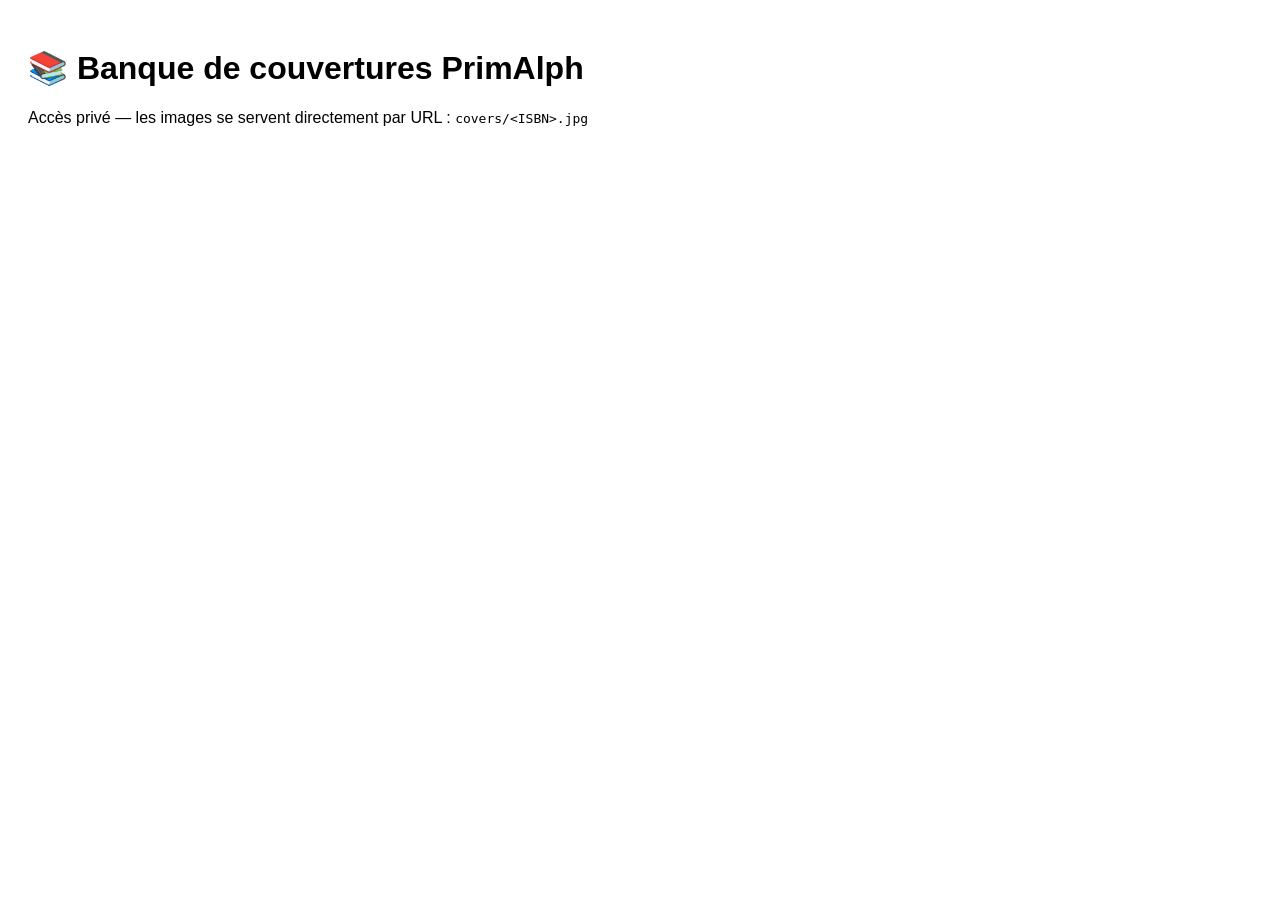
<file: covers/index.html>
<!DOCTYPE html><html lang="fr"><head><meta charset="UTF-8"><title>Banque de couvertures</title></head>
<body style="font-family:sans-serif;padding:20px"><h1>📚 Banque de couvertures PrimAlph</h1>
<p>Accès privé — les images se servent directement par URL : <code>covers/&lt;ISBN&gt;.jpg</code></p></body></html>
</file>
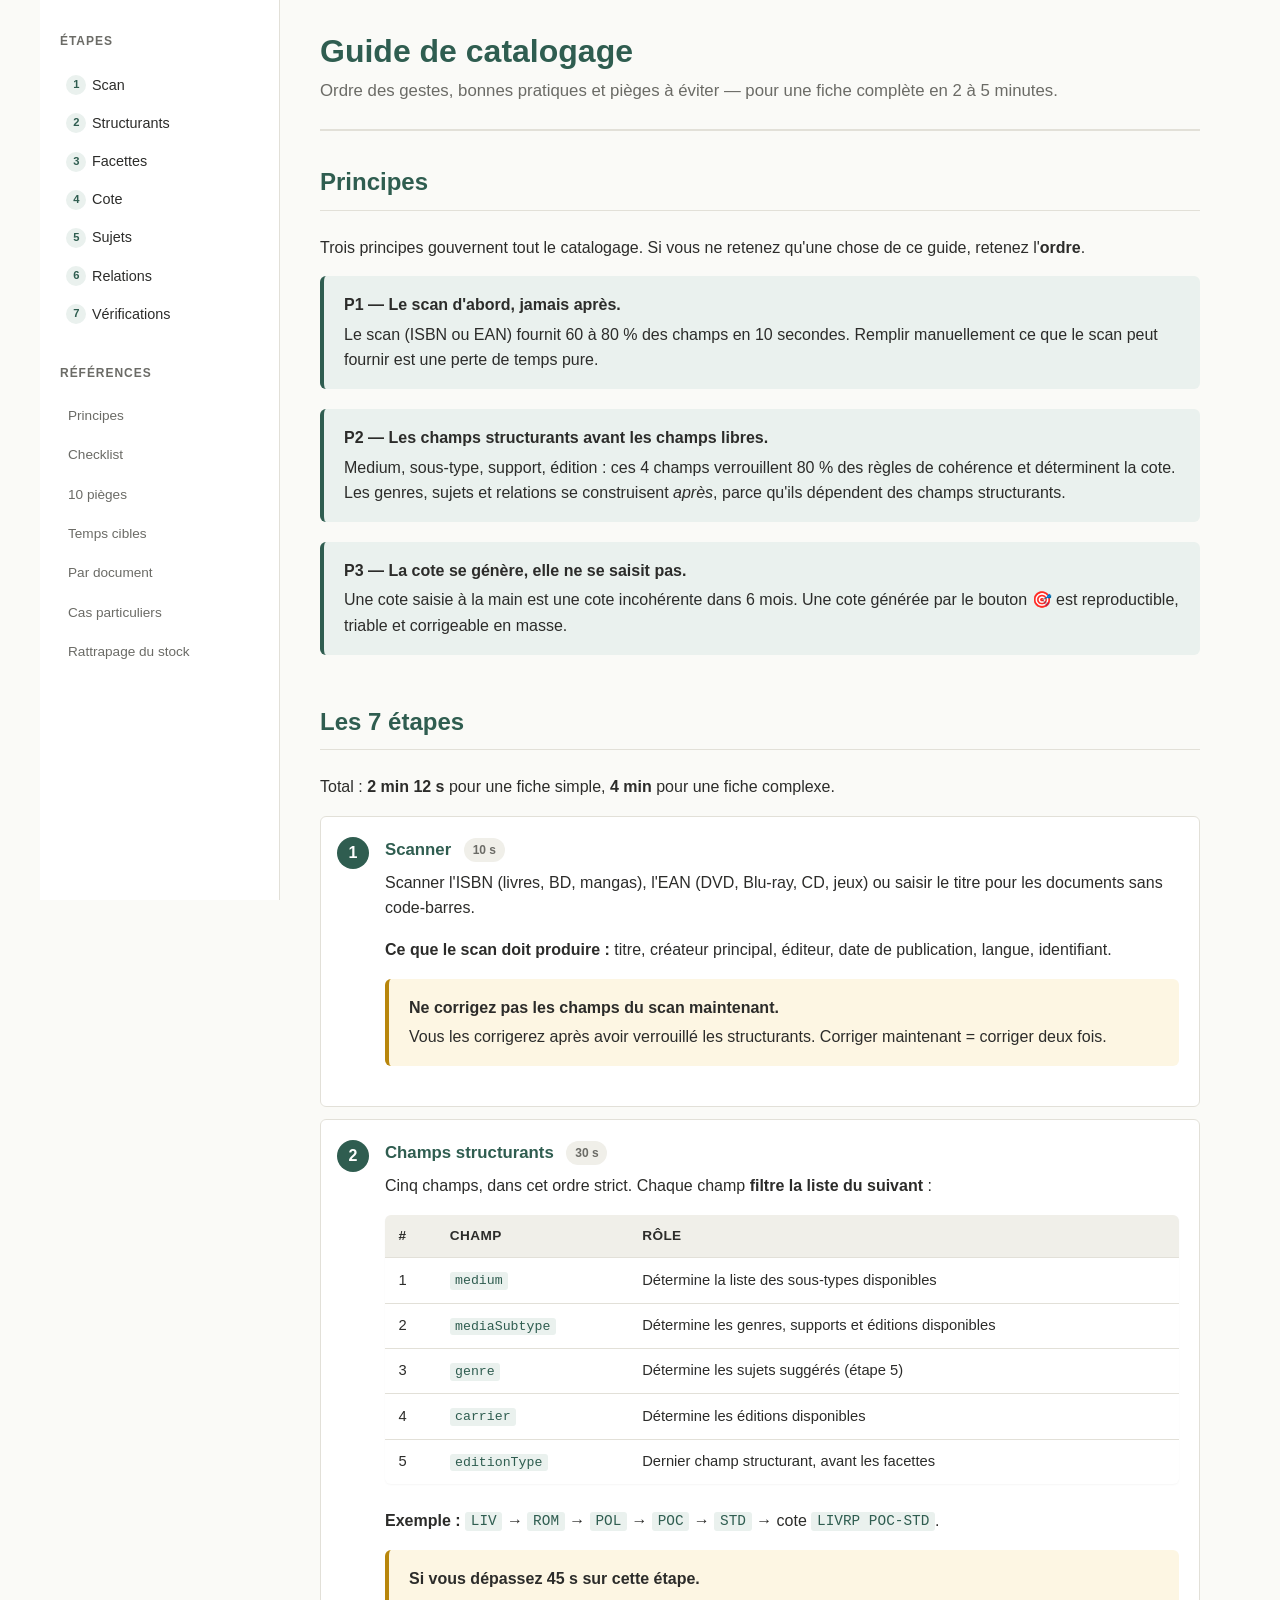
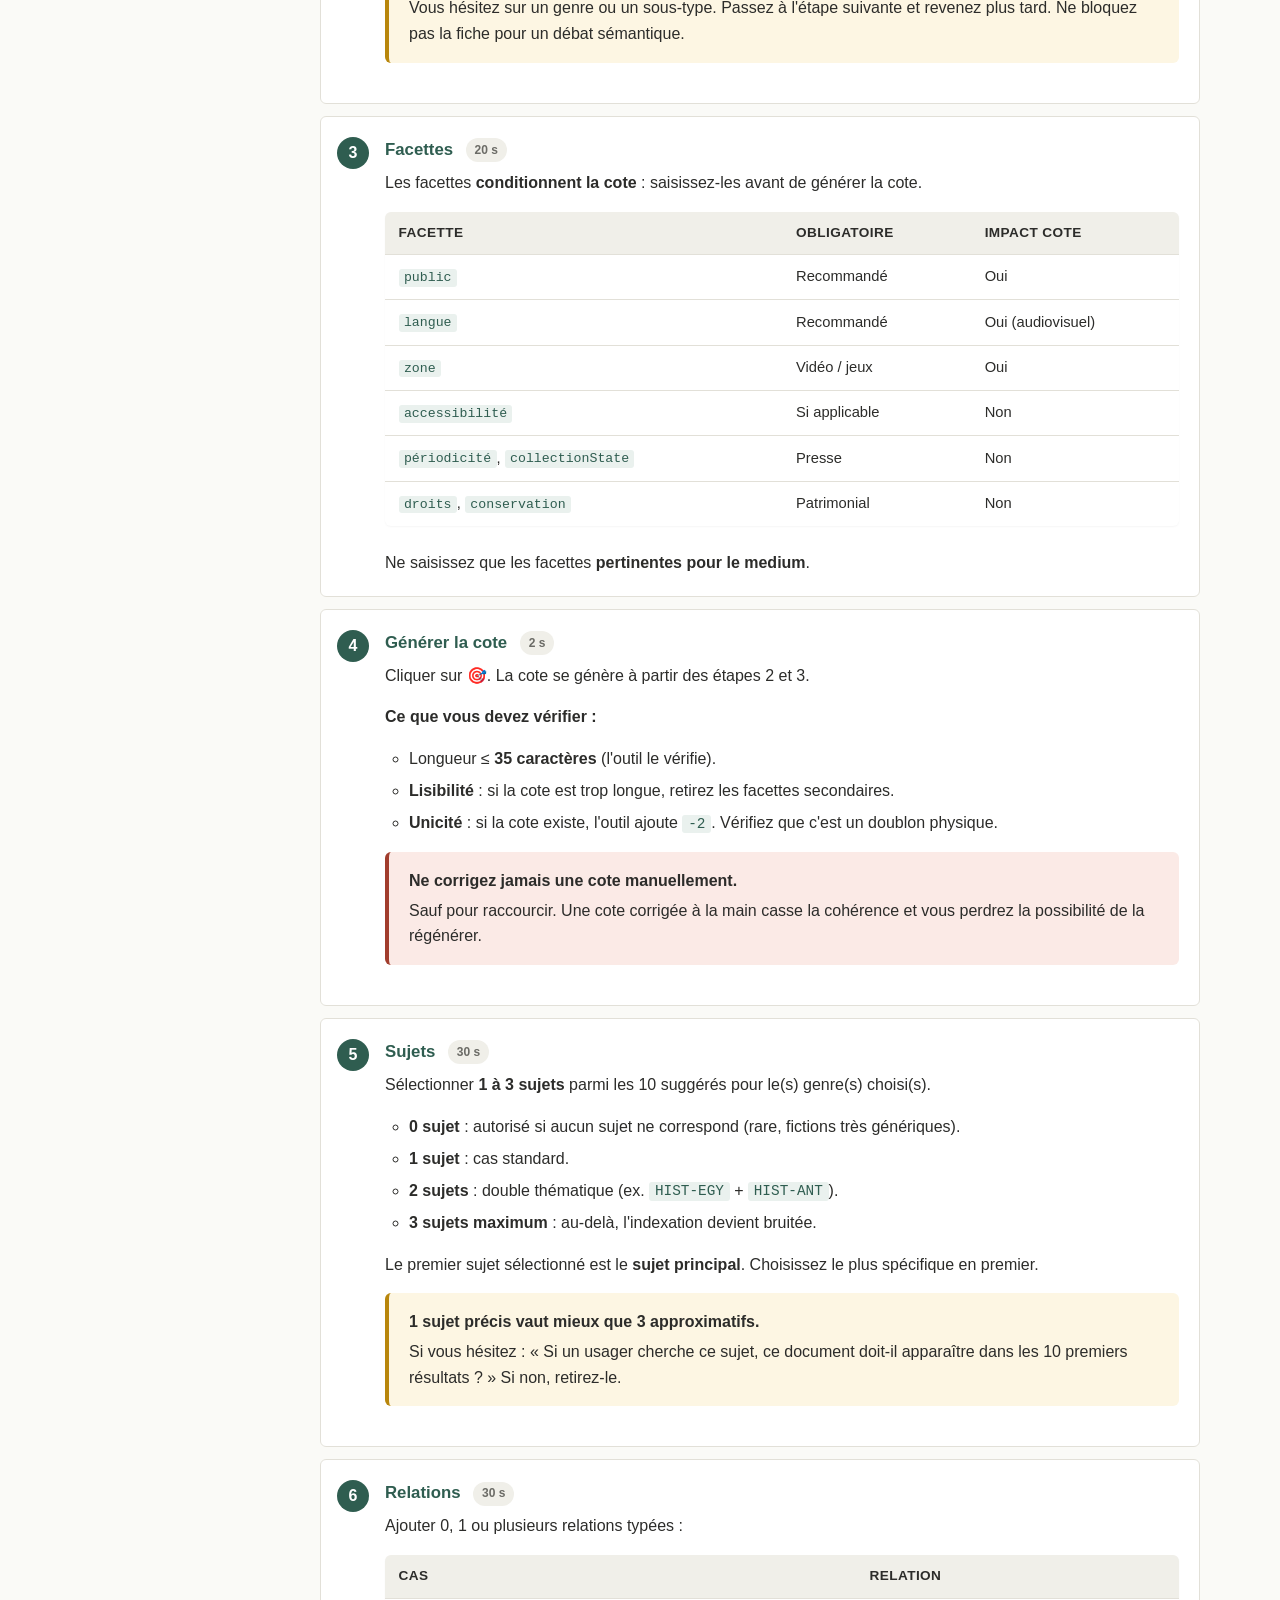
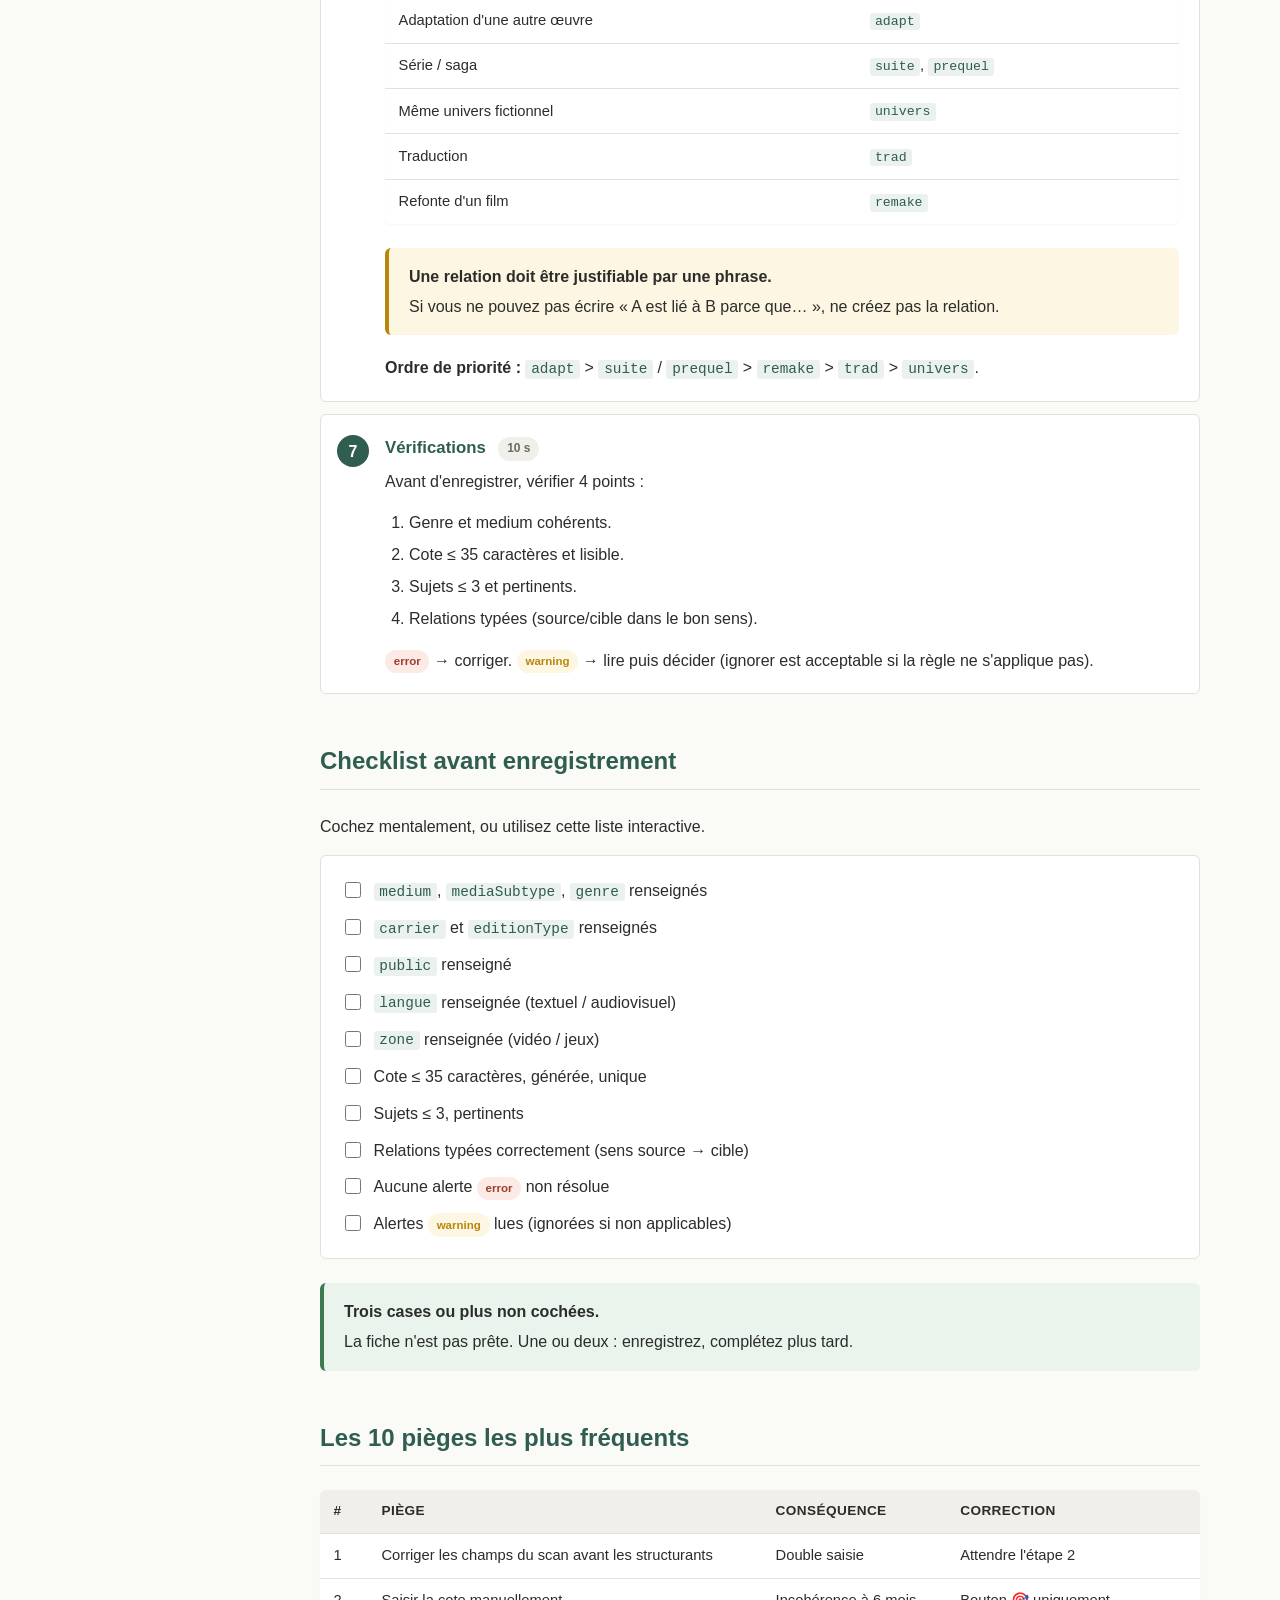
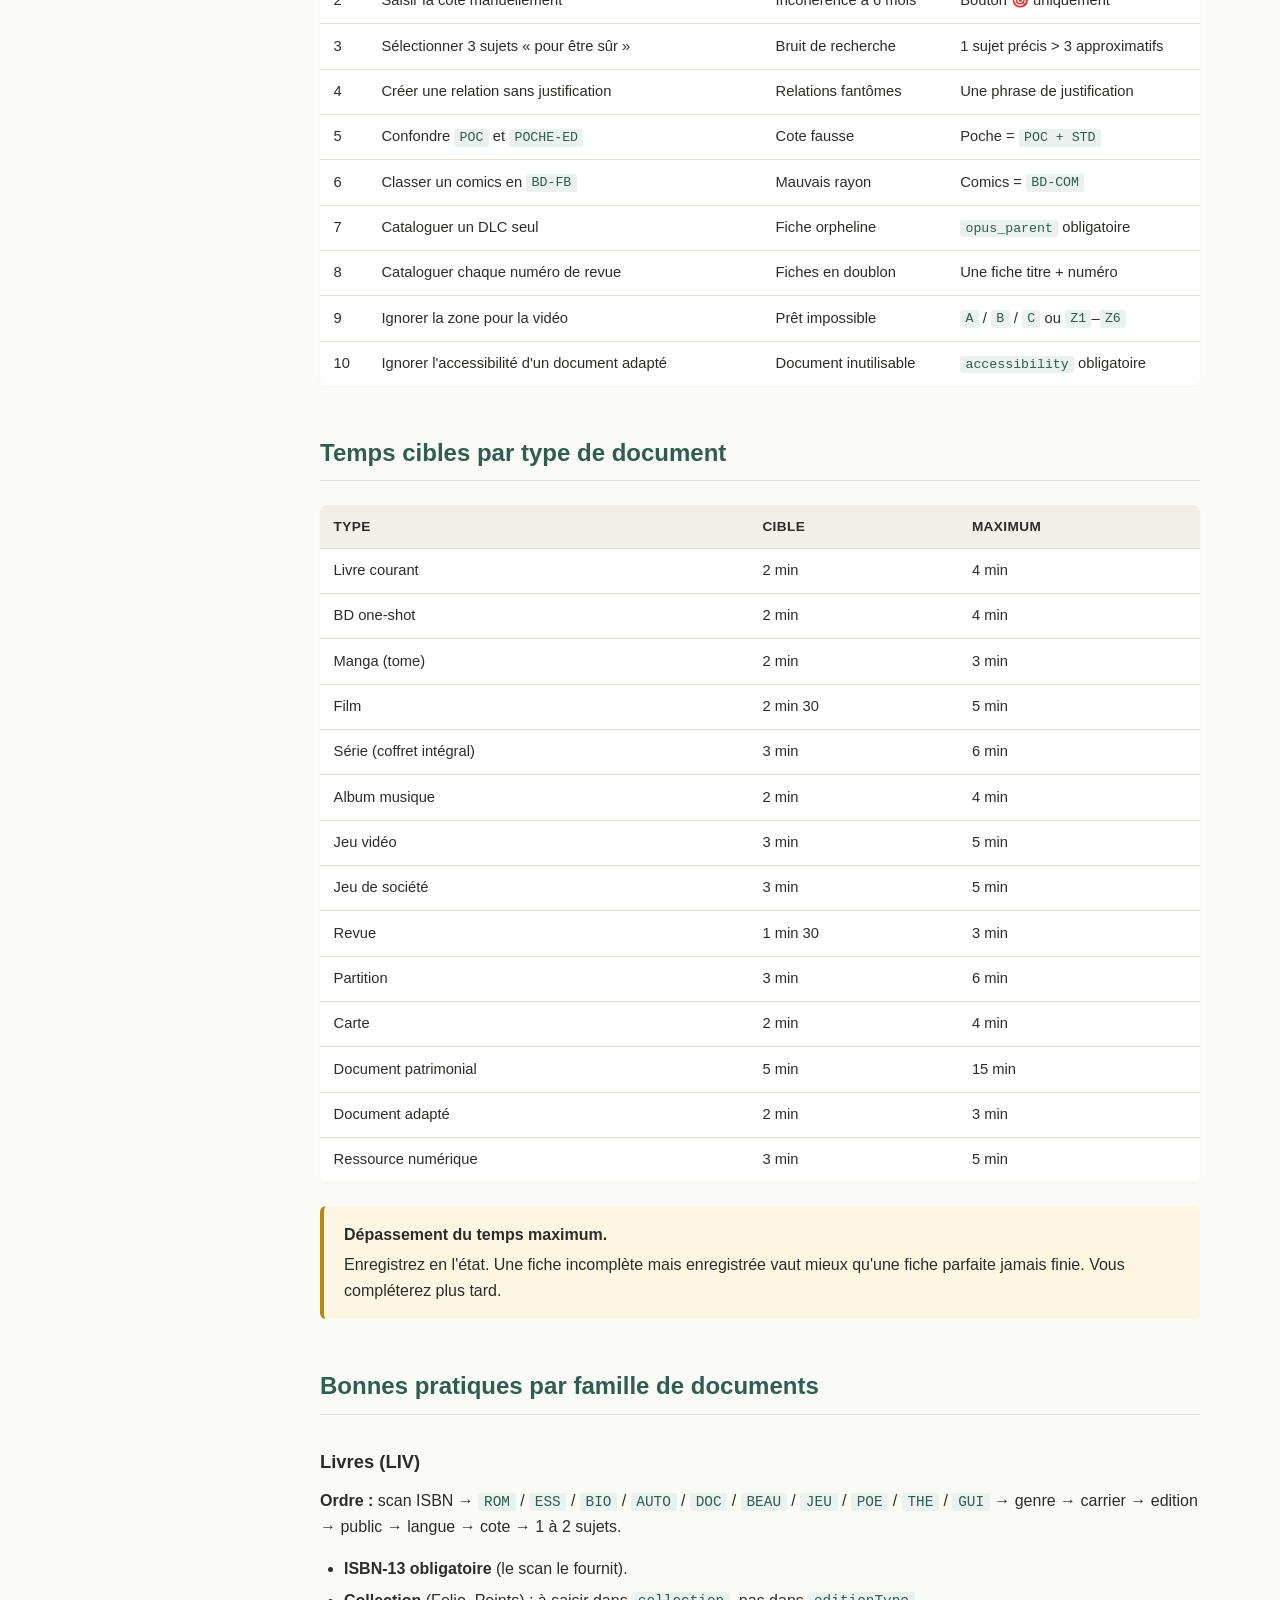
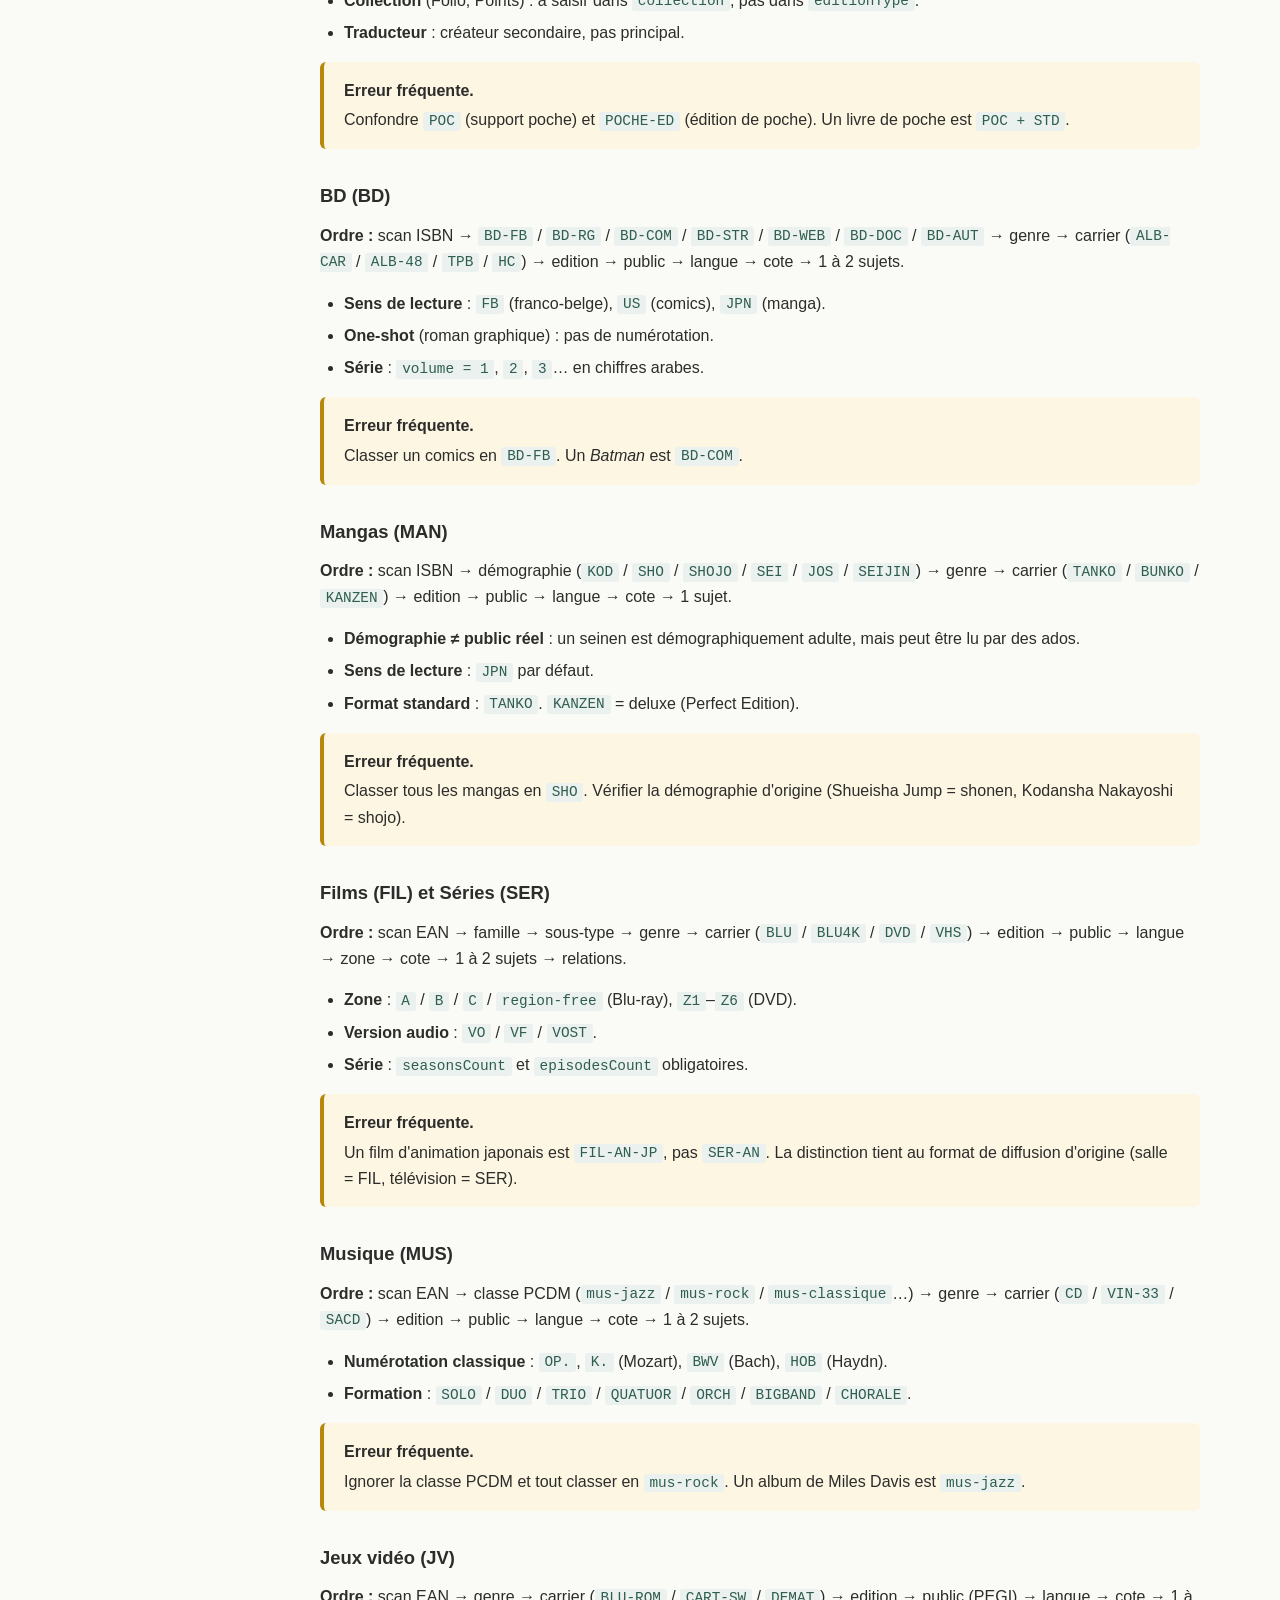
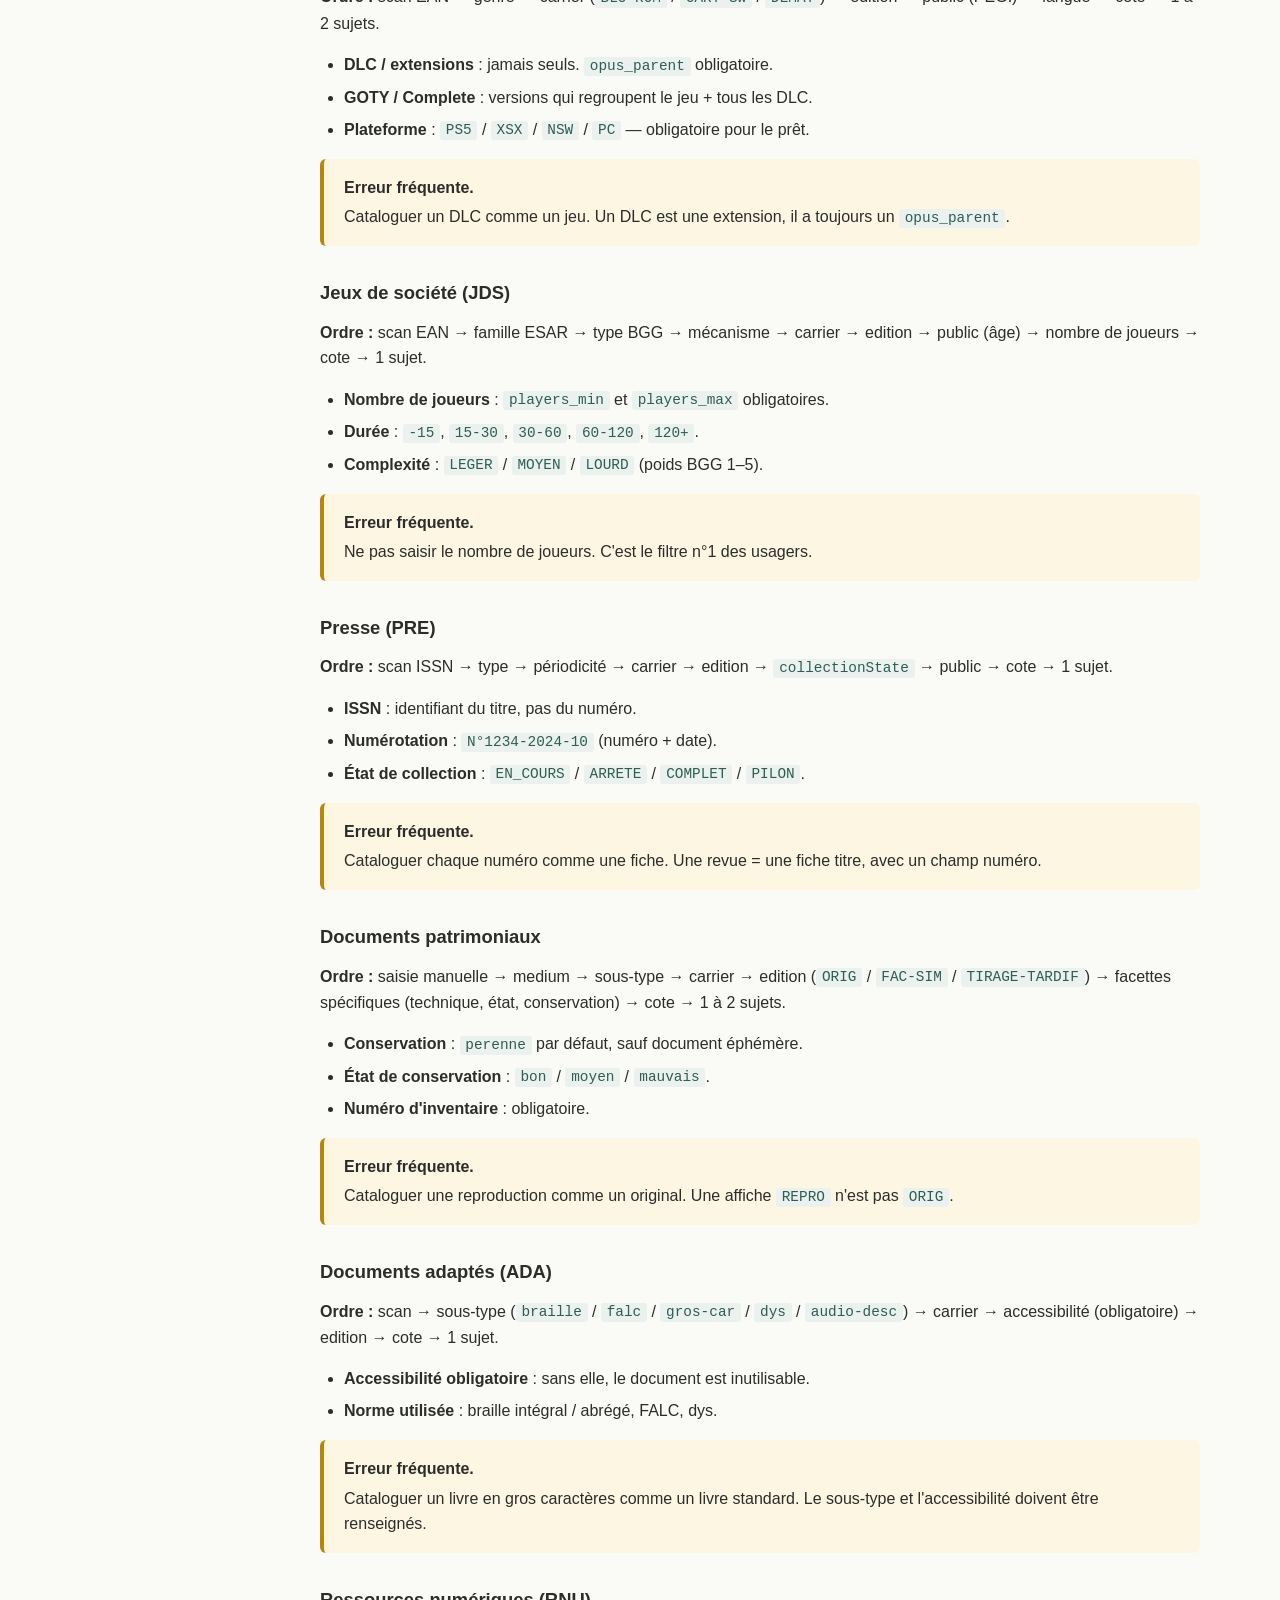
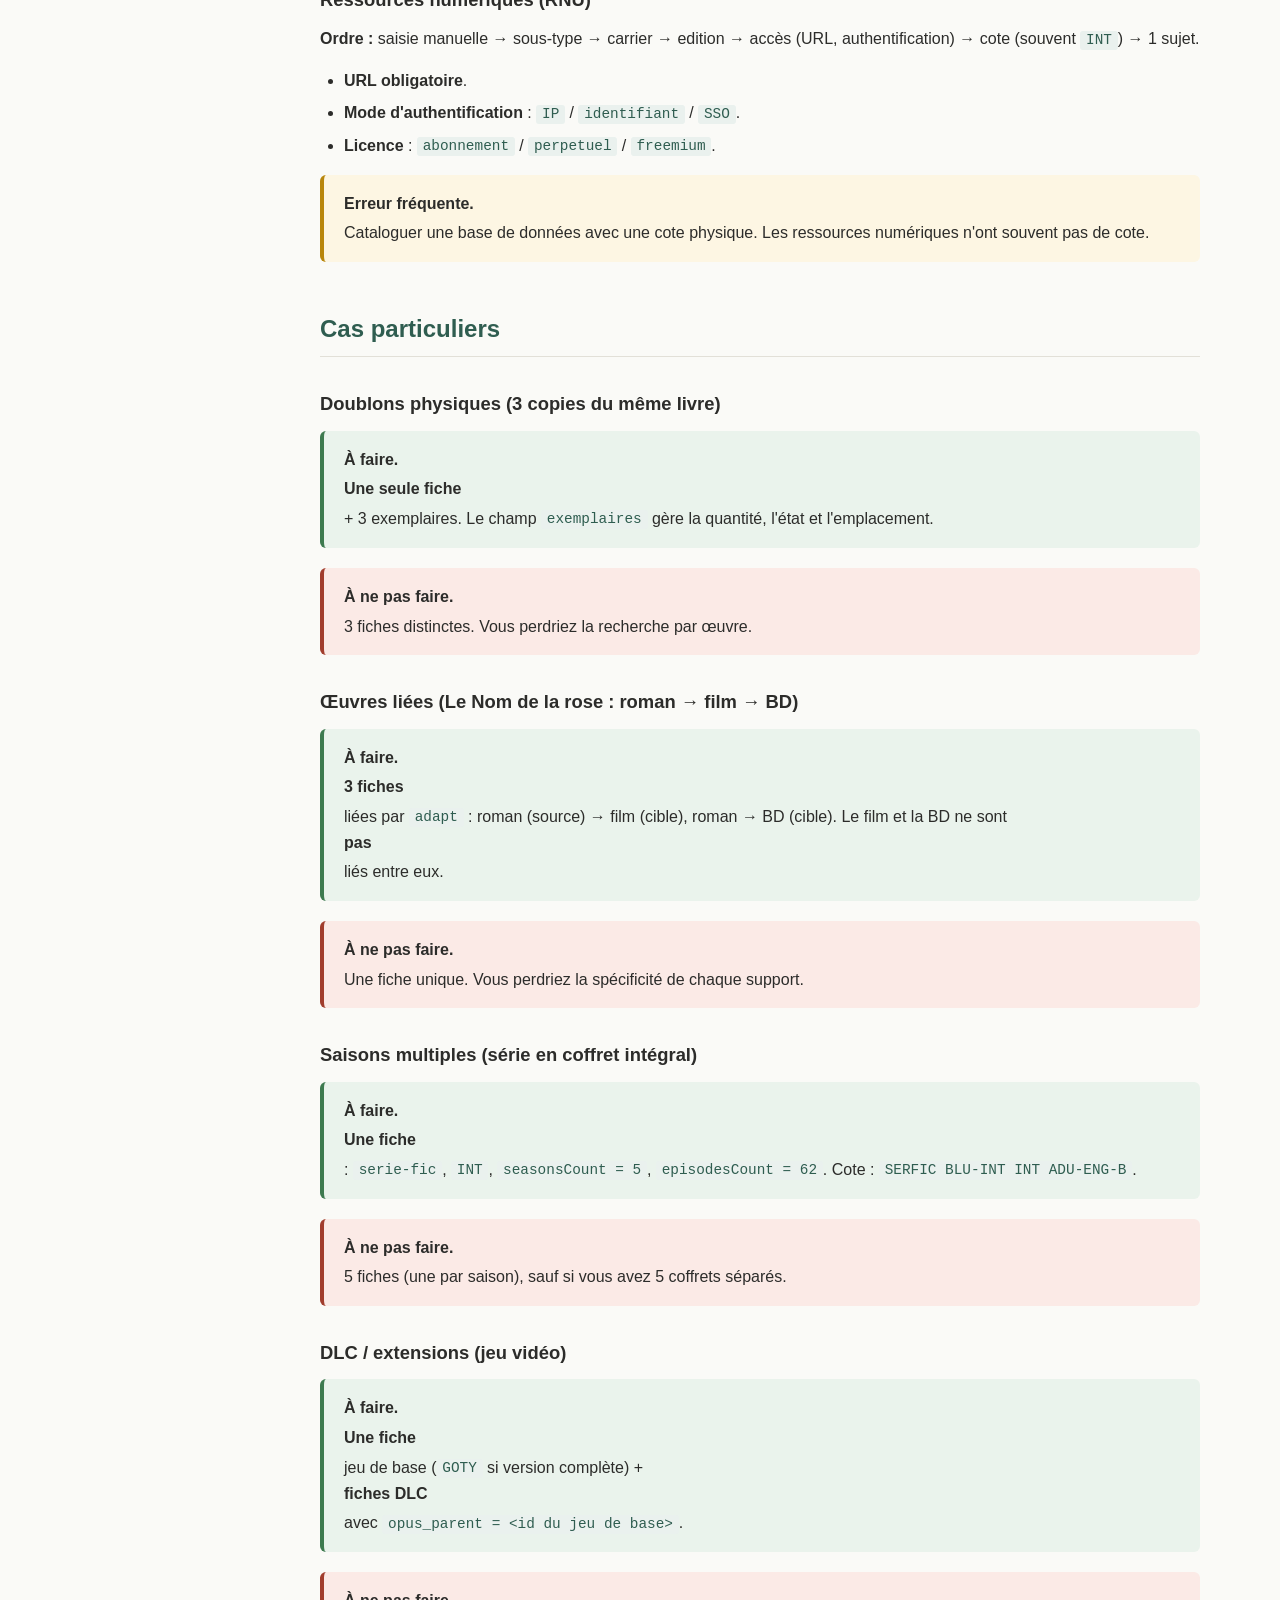
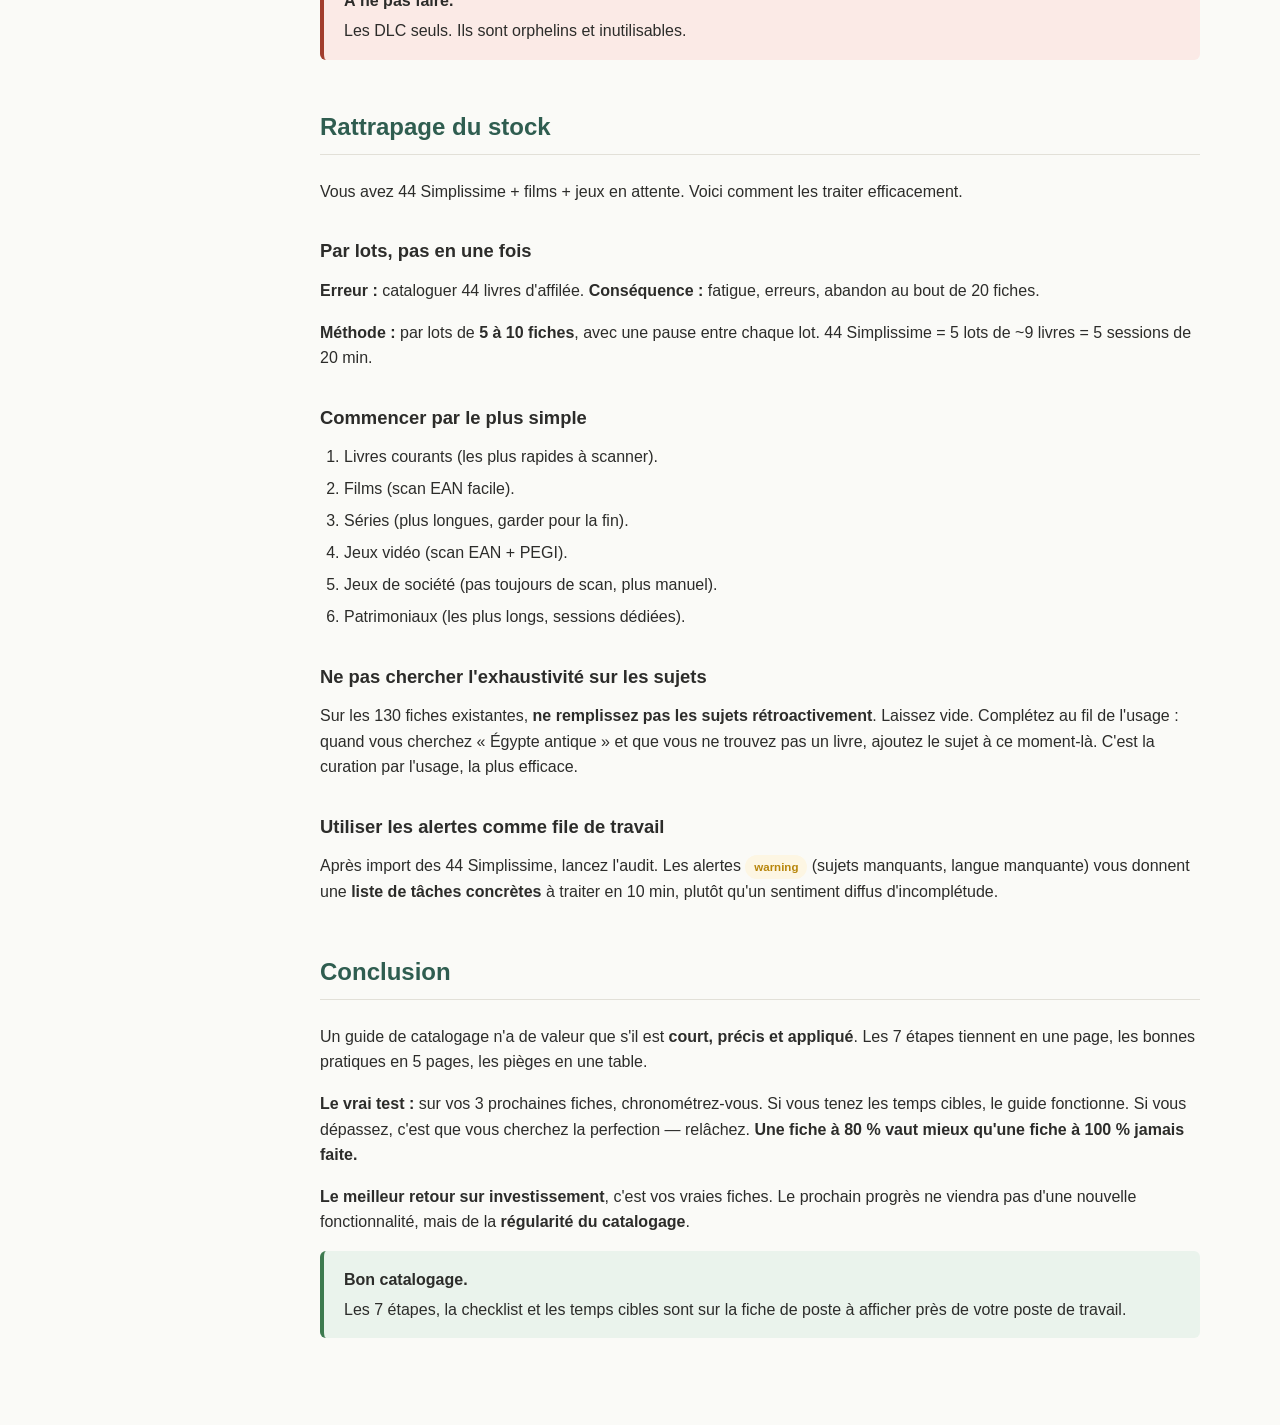
<file: aide/catalogage.html>
<!DOCTYPE html>
<html lang="fr">
<head>
<meta charset="UTF-8">
<meta name="viewport" content="width=device-width, initial-scale=1">
<title>Guide de catalogage — Aide</title>
<style>
  :root {
    --bg: #fafaf7;
    --surface: #ffffff;
    --border: #e2e0d8;
    --text: #2c2c2a;
    --text-muted: #6b6b66;
    --accent: #2f5d50;
    --accent-soft: #eaf1ee;
    --warn: #b8860b;
    --warn-soft: #fdf6e3;
    --error: #a13d2d;
    --error-soft: #fbeae6;
    --ok: #3d7a4f;
    --ok-soft: #eaf3ec;
    --radius: 6px;
    --mono: ui-monospace, "SF Mono", Menlo, Consolas, monospace;
  }
  * { box-sizing: border-box; }
  html { scroll-behavior: smooth; }
  body {
    margin: 0;
    font-family: -apple-system, BlinkMacSystemFont, "Segoe UI", Roboto, sans-serif;
    font-size: 16px;
    line-height: 1.6;
    color: var(--text);
    background: var(--bg);
  }
  .layout {
    display: grid;
    grid-template-columns: 240px 1fr;
    gap: 0;
    max-width: 1200px;
    margin: 0 auto;
    min-height: 100vh;
  }
  /* --- Navigation latérale --- */
  nav {
    position: sticky;
    top: 0;
    align-self: start;
    height: 100vh;
    overflow-y: auto;
    padding: 2rem 1.25rem;
    border-right: 1px solid var(--border);
    background: var(--surface);
  }
  nav h2 {
    font-size: 0.75rem;
    text-transform: uppercase;
    letter-spacing: 0.08em;
    color: var(--text-muted);
    margin: 0 0 1rem;
  }
  nav ol {
    list-style: none;
    padding: 0;
    margin: 0 0 2rem;
    counter-reset: navstep;
  }
  nav ol li { counter-increment: navstep; margin: 0 0 0.15rem; }
  nav ol li a {
    display: block;
    padding: 0.4rem 0.5rem 0.4rem 2rem;
    position: relative;
    color: var(--text);
    text-decoration: none;
    border-radius: var(--radius);
    font-size: 0.9rem;
  }
  nav ol li a::before {
    content: counter(navstep);
    position: absolute;
    left: 0.4rem;
    top: 50%;
    transform: translateY(-50%);
    width: 1.25rem; height: 1.25rem;
    display: grid; place-items: center;
    font-size: 0.7rem;
    font-weight: 600;
    color: var(--accent);
    background: var(--accent-soft);
    border-radius: 50%;
  }
  nav ol li a:hover { background: var(--accent-soft); }
  nav ul.plain { list-style: none; padding: 0; margin: 0 0 2rem; }
  nav ul.plain li a {
    display: block;
    padding: 0.35rem 0.5rem;
    color: var(--text-muted);
    text-decoration: none;
    font-size: 0.85rem;
    border-radius: var(--radius);
  }
  nav ul.plain li a:hover { color: var(--accent); background: var(--accent-soft); }

  /* --- Contenu --- */
  main { padding: 2rem 2.5rem 4rem; min-width: 0; }
  header.page-head {
    padding-bottom: 1.5rem;
    margin-bottom: 2rem;
    border-bottom: 2px solid var(--border);
  }
  header.page-head h1 {
    font-size: 2rem;
    margin: 0 0 0.5rem;
    line-height: 1.2;
    color: var(--accent);
  }
  header.page-head p {
    margin: 0;
    color: var(--text-muted);
    font-size: 1.05rem;
  }
  section { margin-bottom: 3rem; scroll-margin-top: 1rem; }
  section > h2 {
    font-size: 1.5rem;
    color: var(--accent);
    padding-bottom: 0.5rem;
    border-bottom: 1px solid var(--border);
    margin: 0 0 1.5rem;
  }
  section > h3 {
    font-size: 1.15rem;
    margin: 2rem 0 0.75rem;
    color: var(--text);
  }
  p { margin: 0 0 1rem; }
  ul, ol { padding-left: 1.5rem; margin: 0 0 1rem; }
  li { margin-bottom: 0.4rem; }
  code {
    font-family: var(--mono);
    font-size: 0.9em;
    background: var(--accent-soft);
    padding: 0.1em 0.4em;
    border-radius: 3px;
    color: var(--accent);
  }
  pre {
    font-family: var(--mono);
    font-size: 0.85rem;
    background: #f4f4f0;
    border-left: 3px solid var(--accent);
    padding: 1rem 1.25rem;
    border-radius: var(--radius);
    overflow-x: auto;
    margin: 0 0 1.25rem;
    line-height: 1.5;
  }
  pre code { background: none; padding: 0; color: inherit; }

  /* --- Encadrés --- */
  .callout {
    padding: 1rem 1.25rem;
    border-radius: var(--radius);
    margin: 0 0 1.25rem;
    border-left: 4px solid;
  }
  .callout p:last-child { margin-bottom: 0; }
  .callout.info { background: var(--accent-soft); border-color: var(--accent); }
  .callout.warn { background: var(--warn-soft); border-color: var(--warn); }
  .callout.error { background: var(--error-soft); border-color: var(--error); }
  .callout.ok { background: var(--ok-soft); border-color: var(--ok); }
  .callout strong { display: block; margin-bottom: 0.25rem; }

  /* --- Tableaux --- */
  table {
    width: 100%;
    border-collapse: collapse;
    margin: 0 0 1.5rem;
    font-size: 0.92rem;
    background: var(--surface);
    border-radius: var(--radius);
    overflow: hidden;
    box-shadow: 0 1px 2px rgba(0,0,0,0.04);
  }
  th, td {
    padding: 0.65rem 0.85rem;
    text-align: left;
    border-bottom: 1px solid var(--border);
    vertical-align: top;
  }
  th {
    background: #f0efe9;
    font-weight: 600;
    color: var(--text);
    font-size: 0.85rem;
    text-transform: uppercase;
    letter-spacing: 0.03em;
  }
  tbody tr:last-child td { border-bottom: none; }
  tbody tr:hover { background: #fbfbf8; }

  /* --- Étapes --- */
  .steps { list-style: none; padding: 0; margin: 0 0 2rem; counter-reset: step; }
  .steps > li {
    counter-increment: step;
    position: relative;
    padding: 1.25rem 1.25rem 1.25rem 4rem;
    background: var(--surface);
    border: 1px solid var(--border);
    border-radius: var(--radius);
    margin-bottom: 0.75rem;
  }
  .steps > li::before {
    content: counter(step);
    position: absolute;
    left: 1rem;
    top: 1.25rem;
    width: 2rem; height: 2rem;
    display: grid; place-items: center;
    background: var(--accent);
    color: white;
    font-weight: 700;
    border-radius: 50%;
    font-size: 1rem;
  }
  .steps > li h4 {
    margin: 0 0 0.4rem;
    font-size: 1.05rem;
    color: var(--accent);
  }
  .steps > li .duration {
    display: inline-block;
    font-size: 0.75rem;
    font-weight: 600;
    color: var(--text-muted);
    background: #f0efe9;
    padding: 0.15rem 0.55rem;
    border-radius: 999px;
    margin-left: 0.5rem;
    vertical-align: middle;
  }
  .steps > li p:last-child { margin-bottom: 0; }

  /* --- Checklist interactive --- */
  .checklist {
    list-style: none;
    padding: 0;
    margin: 0 0 1.5rem;
    background: var(--surface);
    border: 1px solid var(--border);
    border-radius: var(--radius);
    padding: 1rem 1.25rem;
  }
  .checklist li {
    display: flex;
    align-items: flex-start;
    gap: 0.6rem;
    padding: 0.35rem 0;
    margin: 0;
  }
  .checklist input[type="checkbox"] {
    margin-top: 0.25rem;
    accent-color: var(--accent);
    width: 1rem; height: 1rem;
    flex-shrink: 0;
    cursor: pointer;
  }
  .checklist label { cursor: pointer; flex: 1; }
  .checklist input:checked + label {
    color: var(--text-muted);
    text-decoration: line-through;
  }

  /* --- Badges --- */
  .badge {
    display: inline-block;
    font-size: 0.72rem;
    font-weight: 600;
    padding: 0.15rem 0.55rem;
    border-radius: 999px;
    vertical-align: middle;
  }
  .badge.error { background: var(--error-soft); color: var(--error); }
  .badge.warn  { background: var(--warn-soft); color: var(--warn); }
  .badge.ok    { background: var(--ok-soft); color: var(--ok); }
  .badge.info  { background: var(--accent-soft); color: var(--accent); }

  /* --- Responsive --- */
  @media (max-width: 860px) {
    .layout { grid-template-columns: 1fr; }
    nav {
      position: static;
      height: auto;
      border-right: none;
      border-bottom: 1px solid var(--border);
      padding: 1.25rem;
    }
    nav ol, nav ul.plain { display: flex; flex-wrap: wrap; gap: 0.25rem; margin-bottom: 1rem; }
    nav ol li, nav ul.plain li { margin: 0; }
    main { padding: 1.5rem 1.25rem 3rem; }
    header.page-head h1 { font-size: 1.5rem; }
    section > h2 { font-size: 1.25rem; }
  }
  @media print {
    nav { display: none; }
    .layout { display: block; }
    main { padding: 0; }
    .callout, table, .steps > li { break-inside: avoid; }
  }
</style>
</head>
<body>

<div class="layout">

  <nav aria-label="Sommaire">
    <h2>Étapes</h2>
    <ol>
      <li><a href="#scan">Scan</a></li>
      <li><a href="#structurants">Structurants</a></li>
      <li><a href="#facettes">Facettes</a></li>
      <li><a href="#cote">Cote</a></li>
      <li><a href="#sujets">Sujets</a></li>
      <li><a href="#relations">Relations</a></li>
      <li><a href="#verifications">Vérifications</a></li>
    </ol>
    <h2>Références</h2>
    <ul class="plain">
      <li><a href="#principes">Principes</a></li>
      <li><a href="#checklist">Checklist</a></li>
      <li><a href="#pieges">10 pièges</a></li>
      <li><a href="#temps">Temps cibles</a></li>
      <li><a href="#familles">Par document</a></li>
      <li><a href="#cas">Cas particuliers</a></li>
      <li><a href="#stock">Rattrapage du stock</a></li>
    </ul>
  </nav>

  <main>

    <header class="page-head">
      <h1>Guide de catalogage</h1>
      <p>Ordre des gestes, bonnes pratiques et pièges à éviter — pour une fiche complète en 2 à 5 minutes.</p>
    </header>

    <!-- ============ PRINCIPES ============ -->
    <section id="principes">
      <h2>Principes</h2>
      <p>Trois principes gouvernent tout le catalogage. Si vous ne retenez qu'une chose de ce guide, retenez l'<strong>ordre</strong>.</p>

      <div class="callout info">
        <strong>P1 — Le scan d'abord, jamais après.</strong>
        <p>Le scan (ISBN ou EAN) fournit 60 à 80 % des champs en 10 secondes. Remplir manuellement ce que le scan peut fournir est une perte de temps pure.</p>
      </div>

      <div class="callout info">
        <strong>P2 — Les champs structurants avant les champs libres.</strong>
        <p>Medium, sous-type, support, édition : ces 4 champs verrouillent 80 % des règles de cohérence et déterminent la cote. Les genres, sujets et relations se construisent <em>après</em>, parce qu'ils dépendent des champs structurants.</p>
      </div>

      <div class="callout info">
        <strong>P3 — La cote se génère, elle ne se saisit pas.</strong>
        <p>Une cote saisie à la main est une cote incohérente dans 6 mois. Une cote générée par le bouton 🎯 est reproductible, triable et corrigeable en masse.</p>
      </div>
    </section>

    <!-- ============ ÉTAPES ============ -->
    <section id="etapes">
      <h2>Les 7 étapes</h2>
      <p>Total : <strong>2 min 12 s</strong> pour une fiche simple, <strong>4 min</strong> pour une fiche complexe.</p>

      <ol class="steps">

        <li id="scan">
          <h4>Scanner <span class="duration">10 s</span></h4>
          <p>Scanner l'ISBN (livres, BD, mangas), l'EAN (DVD, Blu-ray, CD, jeux) ou saisir le titre pour les documents sans code-barres.</p>
          <p><strong>Ce que le scan doit produire :</strong> titre, créateur principal, éditeur, date de publication, langue, identifiant.</p>
          <div class="callout warn">
            <strong>Ne corrigez pas les champs du scan maintenant.</strong>
            <p>Vous les corrigerez après avoir verrouillé les structurants. Corriger maintenant = corriger deux fois.</p>
          </div>
        </li>

        <li id="structurants">
          <h4>Champs structurants <span class="duration">30 s</span></h4>
          <p>Cinq champs, dans cet ordre strict. Chaque champ <strong>filtre la liste du suivant</strong> :</p>
          <table>
            <thead>
              <tr><th>#</th><th>Champ</th><th>Rôle</th></tr>
            </thead>
            <tbody>
              <tr><td>1</td><td><code>medium</code></td><td>Détermine la liste des sous-types disponibles</td></tr>
              <tr><td>2</td><td><code>mediaSubtype</code></td><td>Détermine les genres, supports et éditions disponibles</td></tr>
              <tr><td>3</td><td><code>genre</code></td><td>Détermine les sujets suggérés (étape 5)</td></tr>
              <tr><td>4</td><td><code>carrier</code></td><td>Détermine les éditions disponibles</td></tr>
              <tr><td>5</td><td><code>editionType</code></td><td>Dernier champ structurant, avant les facettes</td></tr>
            </tbody>
          </table>
          <p><strong>Exemple :</strong> <code>LIV</code> → <code>ROM</code> → <code>POL</code> → <code>POC</code> → <code>STD</code> → cote <code>LIVRP POC-STD</code>.</p>
          <div class="callout warn">
            <strong>Si vous dépassez 45 s sur cette étape.</strong>
            <p>Vous hésitez sur un genre ou un sous-type. Passez à l'étape suivante et revenez plus tard. Ne bloquez pas la fiche pour un débat sémantique.</p>
          </div>
        </li>

        <li id="facettes">
          <h4>Facettes <span class="duration">20 s</span></h4>
          <p>Les facettes <strong>conditionnent la cote</strong> : saisissez-les avant de générer la cote.</p>
          <table>
            <thead>
              <tr><th>Facette</th><th>Obligatoire</th><th>Impact cote</th></tr>
            </thead>
            <tbody>
              <tr><td><code>public</code></td><td>Recommandé</td><td>Oui</td></tr>
              <tr><td><code>langue</code></td><td>Recommandé</td><td>Oui (audiovisuel)</td></tr>
              <tr><td><code>zone</code></td><td>Vidéo / jeux</td><td>Oui</td></tr>
              <tr><td><code>accessibilité</code></td><td>Si applicable</td><td>Non</td></tr>
              <tr><td><code>périodicité</code>, <code>collectionState</code></td><td>Presse</td><td>Non</td></tr>
              <tr><td><code>droits</code>, <code>conservation</code></td><td>Patrimonial</td><td>Non</td></tr>
            </tbody>
          </table>
          <p>Ne saisissez que les facettes <strong>pertinentes pour le medium</strong>.</p>
        </li>

        <li id="cote">
          <h4>Générer la cote <span class="duration">2 s</span></h4>
          <p>Cliquer sur <strong>🎯</strong>. La cote se génère à partir des étapes 2 et 3.</p>
          <p><strong>Ce que vous devez vérifier :</strong></p>
          <ul>
            <li>Longueur ≤ <strong>35 caractères</strong> (l'outil le vérifie).</li>
            <li><strong>Lisibilité</strong> : si la cote est trop longue, retirez les facettes secondaires.</li>
            <li><strong>Unicité</strong> : si la cote existe, l'outil ajoute <code>-2</code>. Vérifiez que c'est un doublon physique.</li>
          </ul>
          <div class="callout error">
            <strong>Ne corrigez jamais une cote manuellement.</strong>
            <p>Sauf pour raccourcir. Une cote corrigée à la main casse la cohérence et vous perdrez la possibilité de la régénérer.</p>
          </div>
        </li>

        <li id="sujets">
          <h4>Sujets <span class="duration">30 s</span></h4>
          <p>Sélectionner <strong>1 à 3 sujets</strong> parmi les 10 suggérés pour le(s) genre(s) choisi(s).</p>
          <ul>
            <li><strong>0 sujet</strong> : autorisé si aucun sujet ne correspond (rare, fictions très génériques).</li>
            <li><strong>1 sujet</strong> : cas standard.</li>
            <li><strong>2 sujets</strong> : double thématique (ex. <code>HIST-EGY</code> + <code>HIST-ANT</code>).</li>
            <li><strong>3 sujets maximum</strong> : au-delà, l'indexation devient bruitée.</li>
          </ul>
          <p>Le premier sujet sélectionné est le <strong>sujet principal</strong>. Choisissez le plus spécifique en premier.</p>
          <div class="callout warn">
            <strong>1 sujet précis vaut mieux que 3 approximatifs.</strong>
            <p>Si vous hésitez : « Si un usager cherche ce sujet, ce document doit-il apparaître dans les 10 premiers résultats ? » Si non, retirez-le.</p>
          </div>
        </li>

        <li id="relations">
          <h4>Relations <span class="duration">30 s</span></h4>
          <p>Ajouter 0, 1 ou plusieurs relations typées :</p>
          <table>
            <thead>
              <tr><th>Cas</th><th>Relation</th></tr>
            </thead>
            <tbody>
              <tr><td>Adaptation d'une autre œuvre</td><td><code>adapt</code></td></tr>
              <tr><td>Série / saga</td><td><code>suite</code>, <code>prequel</code></td></tr>
              <tr><td>Même univers fictionnel</td><td><code>univers</code></td></tr>
              <tr><td>Traduction</td><td><code>trad</code></td></tr>
              <tr><td>Refonte d'un film</td><td><code>remake</code></td></tr>
            </tbody>
          </table>
          <div class="callout warn">
            <strong>Une relation doit être justifiable par une phrase.</strong>
            <p>Si vous ne pouvez pas écrire « A est lié à B parce que… », ne créez pas la relation.</p>
          </div>
          <p><strong>Ordre de priorité :</strong> <code>adapt</code> &gt; <code>suite</code> / <code>prequel</code> &gt; <code>remake</code> &gt; <code>trad</code> &gt; <code>univers</code>.</p>
        </li>

        <li id="verifications">
          <h4>Vérifications <span class="duration">10 s</span></h4>
          <p>Avant d'enregistrer, vérifier 4 points :</p>
          <ol>
            <li>Genre et medium cohérents.</li>
            <li>Cote ≤ 35 caractères et lisible.</li>
            <li>Sujets ≤ 3 et pertinents.</li>
            <li>Relations typées (source/cible dans le bon sens).</li>
          </ol>
          <p><span class="badge error">error</span> → corriger. <span class="badge warn">warning</span> → lire puis décider (ignorer est acceptable si la règle ne s'applique pas).</p>
        </li>

      </ol>
    </section>

    <!-- ============ CHECKLIST ============ -->
    <section id="checklist">
      <h2>Checklist avant enregistrement</h2>
      <p>Cochez mentalement, ou utilisez cette liste interactive.</p>

      <ul class="checklist">
        <li><input type="checkbox" id="c1"><label for="c1"><code>medium</code>, <code>mediaSubtype</code>, <code>genre</code> renseignés</label></li>
        <li><input type="checkbox" id="c2"><label for="c2"><code>carrier</code> et <code>editionType</code> renseignés</label></li>
        <li><input type="checkbox" id="c3"><label for="c3"><code>public</code> renseigné</label></li>
        <li><input type="checkbox" id="c4"><label for="c4"><code>langue</code> renseignée (textuel / audiovisuel)</label></li>
        <li><input type="checkbox" id="c5"><label for="c5"><code>zone</code> renseignée (vidéo / jeux)</label></li>
        <li><input type="checkbox" id="c6"><label for="c6">Cote ≤ 35 caractères, générée, unique</label></li>
        <li><input type="checkbox" id="c7"><label for="c7">Sujets ≤ 3, pertinents</label></li>
        <li><input type="checkbox" id="c8"><label for="c8">Relations typées correctement (sens source → cible)</label></li>
        <li><input type="checkbox" id="c9"><label for="c9">Aucune alerte <span class="badge error">error</span> non résolue</label></li>
        <li><input type="checkbox" id="c10"><label for="c10">Alertes <span class="badge warn">warning</span> lues (ignorées si non applicables)</label></li>
      </ul>

      <div class="callout ok">
        <strong>Trois cases ou plus non cochées.</strong>
        <p>La fiche n'est pas prête. Une ou deux : enregistrez, complétez plus tard.</p>
      </div>
    </section>

    <!-- ============ PIÈGES ============ -->
    <section id="pieges">
      <h2>Les 10 pièges les plus fréquents</h2>
      <table>
        <thead>
          <tr><th>#</th><th>Piège</th><th>Conséquence</th><th>Correction</th></tr>
        </thead>
        <tbody>
          <tr><td>1</td><td>Corriger les champs du scan avant les structurants</td><td>Double saisie</td><td>Attendre l'étape 2</td></tr>
          <tr><td>2</td><td>Saisir la cote manuellement</td><td>Incohérence à 6 mois</td><td>Bouton 🎯 uniquement</td></tr>
          <tr><td>3</td><td>Sélectionner 3 sujets « pour être sûr »</td><td>Bruit de recherche</td><td>1 sujet précis &gt; 3 approximatifs</td></tr>
          <tr><td>4</td><td>Créer une relation sans justification</td><td>Relations fantômes</td><td>Une phrase de justification</td></tr>
          <tr><td>5</td><td>Confondre <code>POC</code> et <code>POCHE-ED</code></td><td>Cote fausse</td><td>Poche = <code>POC + STD</code></td></tr>
          <tr><td>6</td><td>Classer un comics en <code>BD-FB</code></td><td>Mauvais rayon</td><td>Comics = <code>BD-COM</code></td></tr>
          <tr><td>7</td><td>Cataloguer un DLC seul</td><td>Fiche orpheline</td><td><code>opus_parent</code> obligatoire</td></tr>
          <tr><td>8</td><td>Cataloguer chaque numéro de revue</td><td>Fiches en doublon</td><td>Une fiche titre + numéro</td></tr>
          <tr><td>9</td><td>Ignorer la zone pour la vidéo</td><td>Prêt impossible</td><td><code>A</code> / <code>B</code> / <code>C</code> ou <code>Z1</code>–<code>Z6</code></td></tr>
          <tr><td>10</td><td>Ignorer l'accessibilité d'un document adapté</td><td>Document inutilisable</td><td><code>accessibility</code> obligatoire</td></tr>
        </tbody>
      </table>
    </section>

    <!-- ============ TEMPS ============ -->
    <section id="temps">
      <h2>Temps cibles par type de document</h2>
      <table>
        <thead>
          <tr><th>Type</th><th>Cible</th><th>Maximum</th></tr>
        </thead>
        <tbody>
          <tr><td>Livre courant</td><td>2 min</td><td>4 min</td></tr>
          <tr><td>BD one-shot</td><td>2 min</td><td>4 min</td></tr>
          <tr><td>Manga (tome)</td><td>2 min</td><td>3 min</td></tr>
          <tr><td>Film</td><td>2 min 30</td><td>5 min</td></tr>
          <tr><td>Série (coffret intégral)</td><td>3 min</td><td>6 min</td></tr>
          <tr><td>Album musique</td><td>2 min</td><td>4 min</td></tr>
          <tr><td>Jeu vidéo</td><td>3 min</td><td>5 min</td></tr>
          <tr><td>Jeu de société</td><td>3 min</td><td>5 min</td></tr>
          <tr><td>Revue</td><td>1 min 30</td><td>3 min</td></tr>
          <tr><td>Partition</td><td>3 min</td><td>6 min</td></tr>
          <tr><td>Carte</td><td>2 min</td><td>4 min</td></tr>
          <tr><td>Document patrimonial</td><td>5 min</td><td>15 min</td></tr>
          <tr><td>Document adapté</td><td>2 min</td><td>3 min</td></tr>
          <tr><td>Ressource numérique</td><td>3 min</td><td>5 min</td></tr>
        </tbody>
      </table>
      <div class="callout warn">
        <strong>Dépassement du temps maximum.</strong>
        <p>Enregistrez en l'état. Une fiche incomplète mais enregistrée vaut mieux qu'une fiche parfaite jamais finie. Vous compléterez plus tard.</p>
      </div>
    </section>

    <!-- ============ FAMILLES ============ -->
    <section id="familles">
      <h2>Bonnes pratiques par famille de documents</h2>

      <h3>Livres (LIV)</h3>
      <p><strong>Ordre :</strong> scan ISBN → <code>ROM</code> / <code>ESS</code> / <code>BIO</code> / <code>AUTO</code> / <code>DOC</code> / <code>BEAU</code> / <code>JEU</code> / <code>POE</code> / <code>THE</code> / <code>GUI</code> → genre → carrier → edition → public → langue → cote → 1 à 2 sujets.</p>
      <ul>
        <li><strong>ISBN-13 obligatoire</strong> (le scan le fournit).</li>
        <li><strong>Collection</strong> (Folio, Points) : à saisir dans <code>collection</code>, pas dans <code>editionType</code>.</li>
        <li><strong>Traducteur</strong> : créateur secondaire, pas principal.</li>
      </ul>
      <div class="callout warn">
        <strong>Erreur fréquente.</strong>
        <p>Confondre <code>POC</code> (support poche) et <code>POCHE-ED</code> (édition de poche). Un livre de poche est <code>POC + STD</code>.</p>
      </div>

      <h3>BD (BD)</h3>
      <p><strong>Ordre :</strong> scan ISBN → <code>BD-FB</code> / <code>BD-RG</code> / <code>BD-COM</code> / <code>BD-STR</code> / <code>BD-WEB</code> / <code>BD-DOC</code> / <code>BD-AUT</code> → genre → carrier (<code>ALB-CAR</code> / <code>ALB-48</code> / <code>TPB</code> / <code>HC</code>) → edition → public → langue → cote → 1 à 2 sujets.</p>
      <ul>
        <li><strong>Sens de lecture</strong> : <code>FB</code> (franco-belge), <code>US</code> (comics), <code>JPN</code> (manga).</li>
        <li><strong>One-shot</strong> (roman graphique) : pas de numérotation.</li>
        <li><strong>Série</strong> : <code>volume = 1</code>, <code>2</code>, <code>3</code>… en chiffres arabes.</li>
      </ul>
      <div class="callout warn">
        <strong>Erreur fréquente.</strong>
        <p>Classer un comics en <code>BD-FB</code>. Un <em>Batman</em> est <code>BD-COM</code>.</p>
      </div>

      <h3>Mangas (MAN)</h3>
      <p><strong>Ordre :</strong> scan ISBN → démographie (<code>KOD</code> / <code>SHO</code> / <code>SHOJO</code> / <code>SEI</code> / <code>JOS</code> / <code>SEIJIN</code>) → genre → carrier (<code>TANKO</code> / <code>BUNKO</code> / <code>KANZEN</code>) → edition → public → langue → cote → 1 sujet.</p>
      <ul>
        <li><strong>Démographie ≠ public réel</strong> : un seinen est démographiquement adulte, mais peut être lu par des ados.</li>
        <li><strong>Sens de lecture</strong> : <code>JPN</code> par défaut.</li>
        <li><strong>Format standard</strong> : <code>TANKO</code>. <code>KANZEN</code> = deluxe (Perfect Edition).</li>
      </ul>
      <div class="callout warn">
        <strong>Erreur fréquente.</strong>
        <p>Classer tous les mangas en <code>SHO</code>. Vérifier la démographie d'origine (Shueisha Jump = shonen, Kodansha Nakayoshi = shojo).</p>
      </div>

      <h3>Films (FIL) et Séries (SER)</h3>
      <p><strong>Ordre :</strong> scan EAN → famille → sous-type → genre → carrier (<code>BLU</code> / <code>BLU4K</code> / <code>DVD</code> / <code>VHS</code>) → edition → public → langue → zone → cote → 1 à 2 sujets → relations.</p>
      <ul>
        <li><strong>Zone</strong> : <code>A</code> / <code>B</code> / <code>C</code> / <code>region-free</code> (Blu-ray), <code>Z1</code>–<code>Z6</code> (DVD).</li>
        <li><strong>Version audio</strong> : <code>VO</code> / <code>VF</code> / <code>VOST</code>.</li>
        <li><strong>Série</strong> : <code>seasonsCount</code> et <code>episodesCount</code> obligatoires.</li>
      </ul>
      <div class="callout warn">
        <strong>Erreur fréquente.</strong>
        <p>Un film d'animation japonais est <code>FIL-AN-JP</code>, pas <code>SER-AN</code>. La distinction tient au format de diffusion d'origine (salle = FIL, télévision = SER).</p>
      </div>

      <h3>Musique (MUS)</h3>
      <p><strong>Ordre :</strong> scan EAN → classe PCDM (<code>mus-jazz</code> / <code>mus-rock</code> / <code>mus-classique</code>…) → genre → carrier (<code>CD</code> / <code>VIN-33</code> / <code>SACD</code>) → edition → public → langue → cote → 1 à 2 sujets.</p>
      <ul>
        <li><strong>Numérotation classique</strong> : <code>OP.</code>, <code>K.</code> (Mozart), <code>BWV</code> (Bach), <code>HOB</code> (Haydn).</li>
        <li><strong>Formation</strong> : <code>SOLO</code> / <code>DUO</code> / <code>TRIO</code> / <code>QUATUOR</code> / <code>ORCH</code> / <code>BIGBAND</code> / <code>CHORALE</code>.</li>
      </ul>
      <div class="callout warn">
        <strong>Erreur fréquente.</strong>
        <p>Ignorer la classe PCDM et tout classer en <code>mus-rock</code>. Un album de Miles Davis est <code>mus-jazz</code>.</p>
      </div>

      <h3>Jeux vidéo (JV)</h3>
      <p><strong>Ordre :</strong> scan EAN → genre → carrier (<code>BLU-ROM</code> / <code>CART-SW</code> / <code>DEMAT</code>) → edition → public (PEGI) → langue → cote → 1 à 2 sujets.</p>
      <ul>
        <li><strong>DLC / extensions</strong> : jamais seuls. <code>opus_parent</code> obligatoire.</li>
        <li><strong>GOTY / Complete</strong> : versions qui regroupent le jeu + tous les DLC.</li>
        <li><strong>Plateforme</strong> : <code>PS5</code> / <code>XSX</code> / <code>NSW</code> / <code>PC</code> — obligatoire pour le prêt.</li>
      </ul>
      <div class="callout warn">
        <strong>Erreur fréquente.</strong>
        <p>Cataloguer un DLC comme un jeu. Un DLC est une extension, il a toujours un <code>opus_parent</code>.</p>
      </div>

      <h3>Jeux de société (JDS)</h3>
      <p><strong>Ordre :</strong> scan EAN → famille ESAR → type BGG → mécanisme → carrier → edition → public (âge) → nombre de joueurs → cote → 1 sujet.</p>
      <ul>
        <li><strong>Nombre de joueurs</strong> : <code>players_min</code> et <code>players_max</code> obligatoires.</li>
        <li><strong>Durée</strong> : <code>-15</code>, <code>15-30</code>, <code>30-60</code>, <code>60-120</code>, <code>120+</code>.</li>
        <li><strong>Complexité</strong> : <code>LEGER</code> / <code>MOYEN</code> / <code>LOURD</code> (poids BGG 1–5).</li>
      </ul>
      <div class="callout warn">
        <strong>Erreur fréquente.</strong>
        <p>Ne pas saisir le nombre de joueurs. C'est le filtre n°1 des usagers.</p>
      </div>

      <h3>Presse (PRE)</h3>
      <p><strong>Ordre :</strong> scan ISSN → type → périodicité → carrier → edition → <code>collectionState</code> → public → cote → 1 sujet.</p>
      <ul>
        <li><strong>ISSN</strong> : identifiant du titre, pas du numéro.</li>
        <li><strong>Numérotation</strong> : <code>N°1234-2024-10</code> (numéro + date).</li>
        <li><strong>État de collection</strong> : <code>EN_COURS</code> / <code>ARRETE</code> / <code>COMPLET</code> / <code>PILON</code>.</li>
      </ul>
      <div class="callout warn">
        <strong>Erreur fréquente.</strong>
        <p>Cataloguer chaque numéro comme une fiche. Une revue = une fiche titre, avec un champ numéro.</p>
      </div>

      <h3>Documents patrimoniaux</h3>
      <p><strong>Ordre :</strong> saisie manuelle → medium → sous-type → carrier → edition (<code>ORIG</code> / <code>FAC-SIM</code> / <code>TIRAGE-TARDIF</code>) → facettes spécifiques (technique, état, conservation) → cote → 1 à 2 sujets.</p>
      <ul>
        <li><strong>Conservation</strong> : <code>perenne</code> par défaut, sauf document éphémère.</li>
        <li><strong>État de conservation</strong> : <code>bon</code> / <code>moyen</code> / <code>mauvais</code>.</li>
        <li><strong>Numéro d'inventaire</strong> : obligatoire.</li>
      </ul>
      <div class="callout warn">
        <strong>Erreur fréquente.</strong>
        <p>Cataloguer une reproduction comme un original. Une affiche <code>REPRO</code> n'est pas <code>ORIG</code>.</p>
      </div>

      <h3>Documents adaptés (ADA)</h3>
      <p><strong>Ordre :</strong> scan → sous-type (<code>braille</code> / <code>falc</code> / <code>gros-car</code> / <code>dys</code> / <code>audio-desc</code>) → carrier → accessibilité (obligatoire) → edition → cote → 1 sujet.</p>
      <ul>
        <li><strong>Accessibilité obligatoire</strong> : sans elle, le document est inutilisable.</li>
        <li><strong>Norme utilisée</strong> : braille intégral / abrégé, FALC, dys.</li>
      </ul>
      <div class="callout warn">
        <strong>Erreur fréquente.</strong>
        <p>Cataloguer un livre en gros caractères comme un livre standard. Le sous-type et l'accessibilité doivent être renseignés.</p>
      </div>

      <h3>Ressources numériques (RNU)</h3>
      <p><strong>Ordre :</strong> saisie manuelle → sous-type → carrier → edition → accès (URL, authentification) → cote (souvent <code>INT</code>) → 1 sujet.</p>
      <ul>
        <li><strong>URL obligatoire</strong>.</li>
        <li><strong>Mode d'authentification</strong> : <code>IP</code> / <code>identifiant</code> / <code>SSO</code>.</li>
        <li><strong>Licence</strong> : <code>abonnement</code> / <code>perpetuel</code> / <code>freemium</code>.</li>
      </ul>
      <div class="callout warn">
        <strong>Erreur fréquente.</strong>
        <p>Cataloguer une base de données avec une cote physique. Les ressources numériques n'ont souvent pas de cote.</p>
      </div>
    </section>

    <!-- ============ CAS PARTICULIERS ============ -->
    <section id="cas">
      <h2>Cas particuliers</h2>

      <h3>Doublons physiques (3 copies du même livre)</h3>
      <div class="callout ok">
        <strong>À faire.</strong>
        <p><strong>Une seule fiche</strong> + 3 exemplaires. Le champ <code>exemplaires</code> gère la quantité, l'état et l'emplacement.</p>
      </div>
      <div class="callout error">
        <strong>À ne pas faire.</strong>
        <p>3 fiches distinctes. Vous perdriez la recherche par œuvre.</p>
      </div>

      <h3>Œuvres liées (Le Nom de la rose : roman → film → BD)</h3>
      <div class="callout ok">
        <strong>À faire.</strong>
        <p><strong>3 fiches</strong> liées par <code>adapt</code> : roman (source) → film (cible), roman → BD (cible). Le film et la BD ne sont <strong>pas</strong> liés entre eux.</p>
      </div>
      <div class="callout error">
        <strong>À ne pas faire.</strong>
        <p>Une fiche unique. Vous perdriez la spécificité de chaque support.</p>
      </div>

      <h3>Saisons multiples (série en coffret intégral)</h3>
      <div class="callout ok">
        <strong>À faire.</strong>
        <p><strong>Une fiche</strong> : <code>serie-fic</code>, <code>INT</code>, <code>seasonsCount = 5</code>, <code>episodesCount = 62</code>. Cote : <code>SERFIC BLU-INT INT ADU-ENG-B</code>.</p>
      </div>
      <div class="callout error">
        <strong>À ne pas faire.</strong>
        <p>5 fiches (une par saison), sauf si vous avez 5 coffrets séparés.</p>
      </div>

      <h3>DLC / extensions (jeu vidéo)</h3>
      <div class="callout ok">
        <strong>À faire.</strong>
        <p><strong>Une fiche</strong> jeu de base (<code>GOTY</code> si version complète) + <strong>fiches DLC</strong> avec <code>opus_parent = &lt;id du jeu de base&gt;</code>.</p>
      </div>
      <div class="callout error">
        <strong>À ne pas faire.</strong>
        <p>Les DLC seuls. Ils sont orphelins et inutilisables.</p>
      </div>
    </section>

    <!-- ============ STOCK ============ -->
    <section id="stock">
      <h2>Rattrapage du stock</h2>
      <p>Vous avez 44 Simplissime + films + jeux en attente. Voici comment les traiter efficacement.</p>

      <h3>Par lots, pas en une fois</h3>
      <p><strong>Erreur :</strong> cataloguer 44 livres d'affilée. <strong>Conséquence :</strong> fatigue, erreurs, abandon au bout de 20 fiches.</p>
      <p><strong>Méthode :</strong> par lots de <strong>5 à 10 fiches</strong>, avec une pause entre chaque lot. 44 Simplissime = 5 lots de ~9 livres = 5 sessions de 20 min.</p>

      <h3>Commencer par le plus simple</h3>
      <ol>
        <li>Livres courants (les plus rapides à scanner).</li>
        <li>Films (scan EAN facile).</li>
        <li>Séries (plus longues, garder pour la fin).</li>
        <li>Jeux vidéo (scan EAN + PEGI).</li>
        <li>Jeux de société (pas toujours de scan, plus manuel).</li>
        <li>Patrimoniaux (les plus longs, sessions dédiées).</li>
      </ol>

      <h3>Ne pas chercher l'exhaustivité sur les sujets</h3>
      <p>Sur les 130 fiches existantes, <strong>ne remplissez pas les sujets rétroactivement</strong>. Laissez vide. Complétez au fil de l'usage : quand vous cherchez « Égypte antique » et que vous ne trouvez pas un livre, ajoutez le sujet à ce moment-là. C'est la curation par l'usage, la plus efficace.</p>

      <h3>Utiliser les alertes comme file de travail</h3>
      <p>Après import des 44 Simplissime, lancez l'audit. Les alertes <span class="badge warn">warning</span> (sujets manquants, langue manquante) vous donnent une <strong>liste de tâches concrètes</strong> à traiter en 10 min, plutôt qu'un sentiment diffus d'incomplétude.</p>
    </section>

    <!-- ============ CONCLUSION ============ -->
    <section id="conclusion">
      <h2>Conclusion</h2>
      <p>Un guide de catalogage n'a de valeur que s'il est <strong>court, précis et appliqué</strong>. Les 7 étapes tiennent en une page, les bonnes pratiques en 5 pages, les pièges en une table.</p>
      <p><strong>Le vrai test :</strong> sur vos 3 prochaines fiches, chronométrez-vous. Si vous tenez les temps cibles, le guide fonctionne. Si vous dépassez, c'est que vous cherchez la perfection — relâchez. <strong>Une fiche à 80 % vaut mieux qu'une fiche à 100 % jamais faite.</strong></p>
      <p><strong>Le meilleur retour sur investissement</strong>, c'est vos vraies fiches. Le prochain progrès ne viendra pas d'une nouvelle fonctionnalité, mais de la <strong>régularité du catalogage</strong>.</p>
      <div class="callout ok">
        <strong>Bon catalogage.</strong>
        <p>Les 7 étapes, la checklist et les temps cibles sont sur la fiche de poste à afficher près de votre poste de travail.</p>
      </div>
    </section>

  </main>
</div>

</body>
</html>
</file>
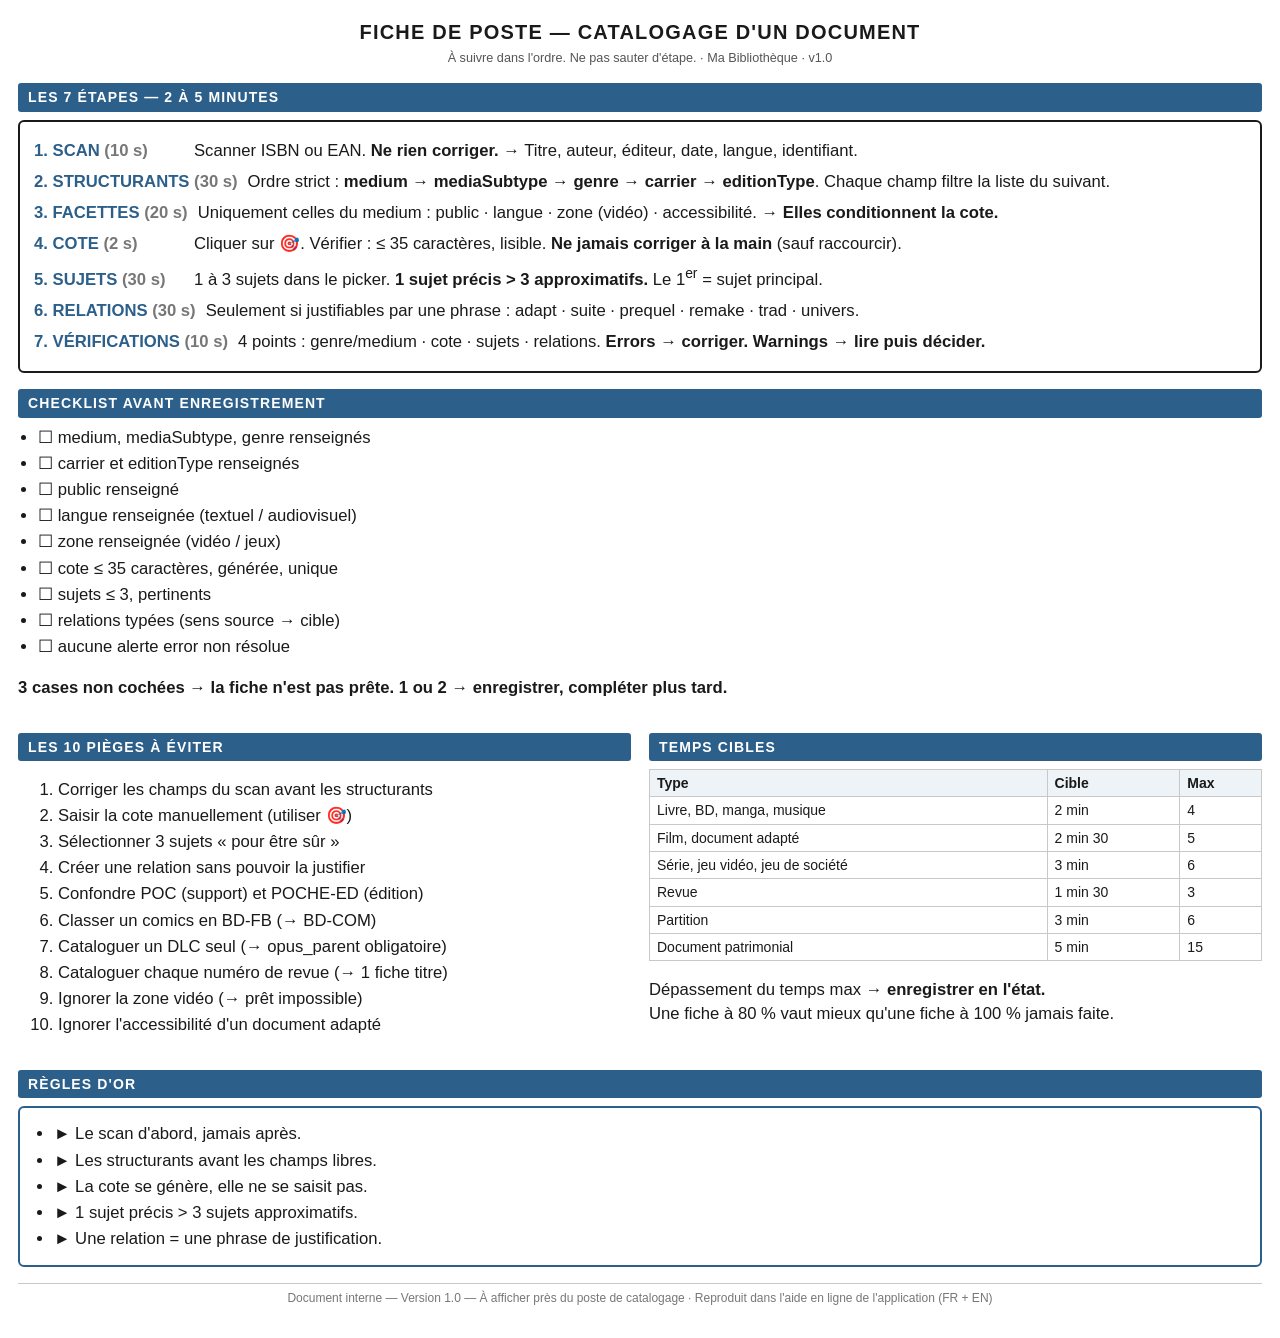
<file: docs/guide-catalogage.html>
<!DOCTYPE html>
<html lang="fr">
<head>
<meta charset="utf-8">
<meta name="viewport" content="width=device-width, initial-scale=1">
<title>Fiche de poste — Catalogage d'un document · Ma Bibliothèque</title>
<style>
  :root { --ink:#1a1a1a; --accent:#2c5f8a; --line:#c8c8c8; }
  * { box-sizing:border-box; }
  body { font:12.5pt/1.45 "Segoe UI", Arial, sans-serif; color:var(--ink); margin:0; padding:18px; background:#fff; }
  h1 { font-size:15pt; text-align:center; letter-spacing:.06em; margin:0 0 2px; }
  .sub { text-align:center; font-size:9.5pt; color:#555; margin:0 0 14px; }
  h2 { font-size:10.5pt; text-transform:uppercase; letter-spacing:.08em; background:var(--accent); color:#fff;
       padding:4px 10px; margin:16px 0 8px; border-radius:3px; }
  .steps { border:2px solid var(--ink); border-radius:6px; padding:10px 14px; }
  .step { display:flex; gap:10px; margin:7px 0; align-items:baseline; }
  .step .n { font-weight:700; color:var(--accent); min-width:150px; }
  .step .d { flex:1; }
  .t { color:#777; }
  ul { margin:6px 0; padding-left:20px; }
  li { margin:2px 0; }
  .cols { display:flex; gap:18px; }
  .cols > div { flex:1; }
  table { width:100%; border-collapse:collapse; font-size:10.5pt; }
  th, td { border:1px solid var(--line); padding:3px 7px; text-align:left; }
  th { background:#eef3f7; }
  .gold { border:2px solid var(--accent); border-radius:6px; padding:8px 14px; font-weight:600; }
  .gold ul { font-weight:400; }
  .foot { text-align:center; font-size:9pt; color:#777; margin-top:16px; border-top:1px solid var(--line); padding-top:6px; }
  .avoid-break { break-inside:avoid; }
  @media print {
    body { padding:0; font-size:10pt; }
    .page-break { break-before:page; }
    h2 { -webkit-print-color-adjust:exact; print-color-adjust:exact; }
  }
</style>
</head>
<body>

<h1>FICHE DE POSTE — CATALOGAGE D'UN DOCUMENT</h1>
<p class="sub">À suivre dans l'ordre. Ne pas sauter d'étape. · Ma Bibliothèque · v1.0</p>

<h2>Les 7 étapes — 2 à 5 minutes</h2>
<div class="steps avoid-break">
  <div class="step"><span class="n">1. SCAN <span class="t">(10 s)</span></span><span class="d">Scanner ISBN ou EAN. <b>Ne rien corriger.</b> → Titre, auteur, éditeur, date, langue, identifiant.</span></div>
  <div class="step"><span class="n">2. STRUCTURANTS <span class="t">(30 s)</span></span><span class="d">Ordre strict : <b>medium → mediaSubtype → genre → carrier → editionType</b>. Chaque champ filtre la liste du suivant.</span></div>
  <div class="step"><span class="n">3. FACETTES <span class="t">(20 s)</span></span><span class="d">Uniquement celles du medium : public · langue · zone (vidéo) · accessibilité. → <b>Elles conditionnent la cote.</b></span></div>
  <div class="step"><span class="n">4. COTE <span class="t">(2 s)</span></span><span class="d">Cliquer sur 🎯. Vérifier : ≤ 35 caractères, lisible. <b>Ne jamais corriger à la main</b> (sauf raccourcir).</span></div>
  <div class="step"><span class="n">5. SUJETS <span class="t">(30 s)</span></span><span class="d">1 à 3 sujets dans le picker. <b>1 sujet précis &gt; 3 approximatifs.</b> Le 1<sup>er</sup> = sujet principal.</span></div>
  <div class="step"><span class="n">6. RELATIONS <span class="t">(30 s)</span></span><span class="d">Seulement si justifiables par une phrase : adapt · suite · prequel · remake · trad · univers.</span></div>
  <div class="step"><span class="n">7. VÉRIFICATIONS <span class="t">(10 s)</span></span><span class="d">4 points : genre/medium · cote · sujets · relations. <b>Errors → corriger. Warnings → lire puis décider.</b></span></div>
</div>

<h2>Checklist avant enregistrement</h2>
<ul class="avoid-break">
  <li>☐ medium, mediaSubtype, genre renseignés</li>
  <li>☐ carrier et editionType renseignés</li>
  <li>☐ public renseigné</li>
  <li>☐ langue renseignée (textuel / audiovisuel)</li>
  <li>☐ zone renseignée (vidéo / jeux)</li>
  <li>☐ cote ≤ 35 caractères, générée, unique</li>
  <li>☐ sujets ≤ 3, pertinents</li>
  <li>☐ relations typées (sens source → cible)</li>
  <li>☐ aucune alerte error non résolue</li>
</ul>
<p><b>3 cases non cochées → la fiche n'est pas prête. 1 ou 2 → enregistrer, compléter plus tard.</b></p>

<div class="page-break"></div>

<div class="cols">
  <div>
    <h2>Les 10 pièges à éviter</h2>
    <ol class="avoid-break">
      <li>Corriger les champs du scan avant les structurants</li>
      <li>Saisir la cote manuellement (utiliser 🎯)</li>
      <li>Sélectionner 3 sujets « pour être sûr »</li>
      <li>Créer une relation sans pouvoir la justifier</li>
      <li>Confondre POC (support) et POCHE-ED (édition)</li>
      <li>Classer un comics en BD-FB (→ BD-COM)</li>
      <li>Cataloguer un DLC seul (→ opus_parent obligatoire)</li>
      <li>Cataloguer chaque numéro de revue (→ 1 fiche titre)</li>
      <li>Ignorer la zone vidéo (→ prêt impossible)</li>
      <li>Ignorer l'accessibilité d'un document adapté</li>
    </ol>
  </div>
  <div>
    <h2>Temps cibles</h2>
    <table class="avoid-break">
      <tr><th>Type</th><th>Cible</th><th>Max</th></tr>
      <tr><td>Livre, BD, manga, musique</td><td>2 min</td><td>4</td></tr>
      <tr><td>Film, document adapté</td><td>2 min 30</td><td>5</td></tr>
      <tr><td>Série, jeu vidéo, jeu de société</td><td>3 min</td><td>6</td></tr>
      <tr><td>Revue</td><td>1 min 30</td><td>3</td></tr>
      <tr><td>Partition</td><td>3 min</td><td>6</td></tr>
      <tr><td>Document patrimonial</td><td>5 min</td><td>15</td></tr>
    </table>
    <p>Dépassement du temps max → <b>enregistrer en l'état.</b><br>
    Une fiche à 80 % vaut mieux qu'une fiche à 100 % jamais faite.</p>
  </div>
</div>

<h2>Règles d'or</h2>
<div class="gold avoid-break">
  <ul>
    <li>► Le scan d'abord, jamais après.</li>
    <li>► Les structurants avant les champs libres.</li>
    <li>► La cote se génère, elle ne se saisit pas.</li>
    <li>► 1 sujet précis &gt; 3 sujets approximatifs.</li>
    <li>► Une relation = une phrase de justification.</li>
  </ul>
</div>

<p class="foot">Document interne — Version 1.0 — À afficher près du poste de catalogage · Reproduit dans l'aide en ligne de l'application (FR + EN)</p>

</body>
</html>
</file>
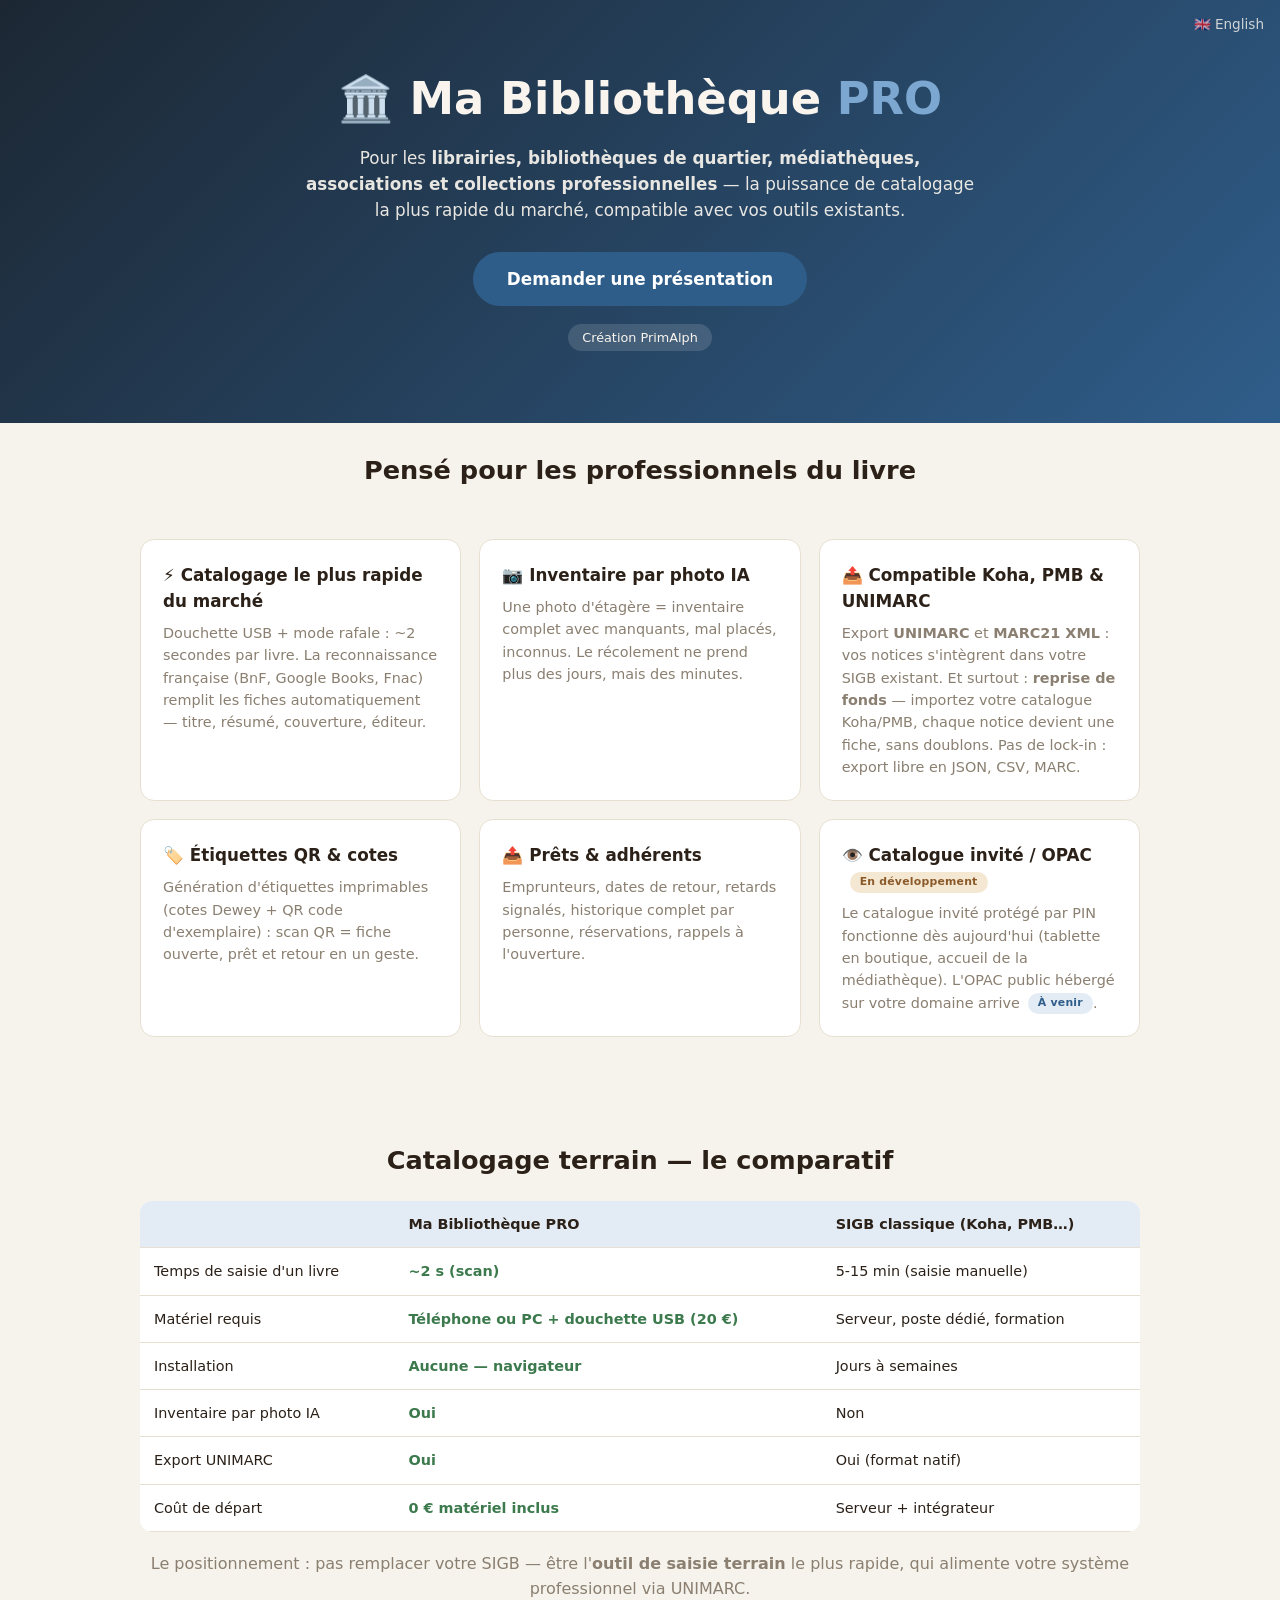
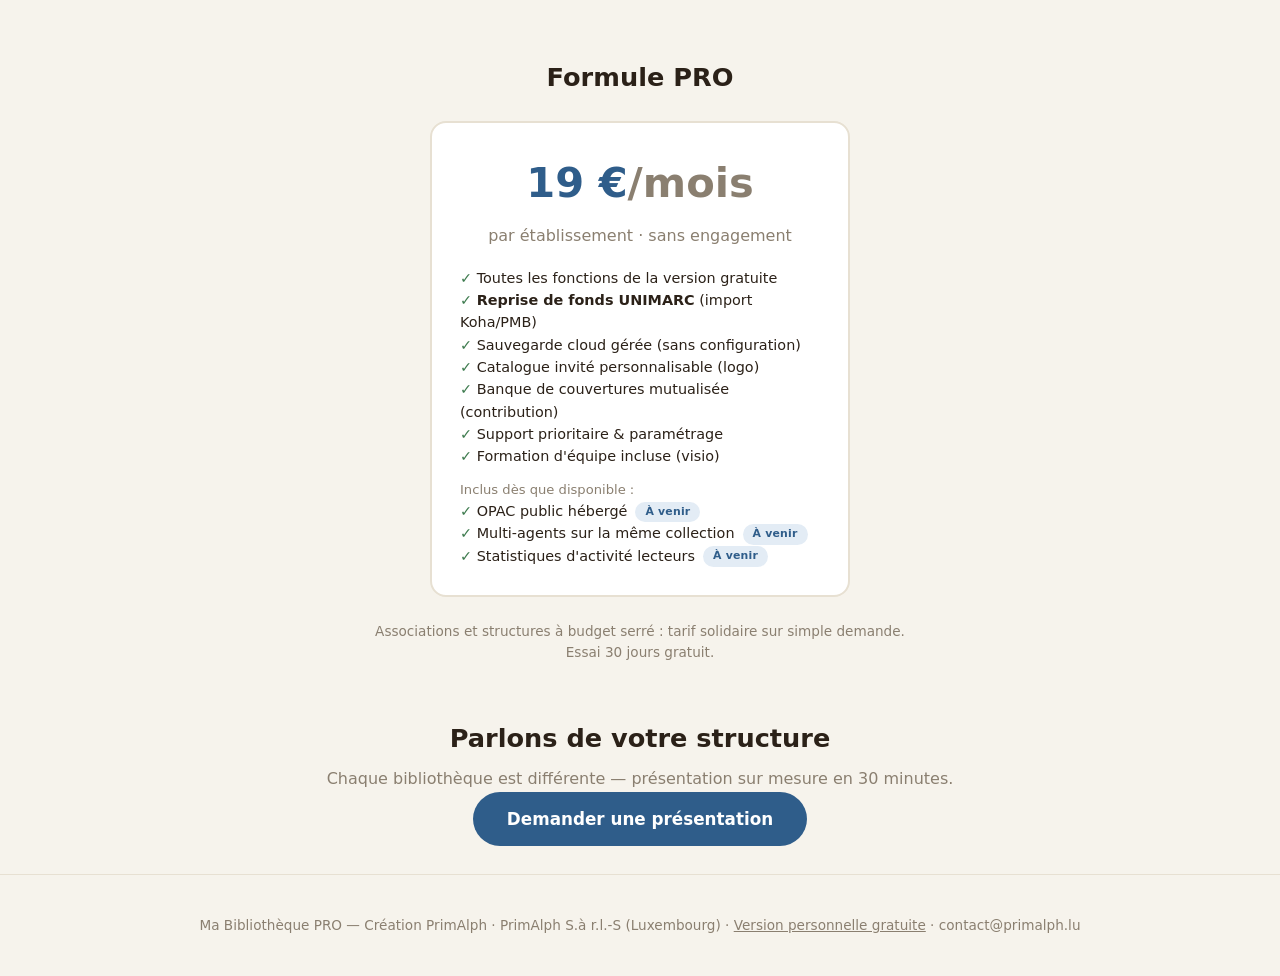
<file: site/pro.html>
<!DOCTYPE html>
<html lang="fr">
<head>
<meta charset="UTF-8">
<meta name="viewport" content="width=device-width, initial-scale=1">
<title>Ma Bibliothèque PRO — pour librairies, bibliothèques et structures</title>
<style>
:root { --bg:#f6f3ec; --panel:#fff; --ink:#2b2118; --muted:#8a7f70; --accent:#a5552a; --blue:#2f5d8a; --line:#e7e0d2; }
* { box-sizing:border-box; margin:0; padding:0; }
body { font-family:"Segoe UI",system-ui,sans-serif; background:var(--bg); color:var(--ink); line-height:1.55; }
.hero { background:linear-gradient(135deg,#1c2733,#2f5d8a); color:#f9f5ee; padding:64px 20px 72px; text-align:center; }
.hero h1 { font-size:clamp(1.8rem,5vw,2.8rem); margin-bottom:12px; }
.hero p { max-width:680px; margin:0 auto 28px; font-size:1.05rem; opacity:.92; }
.cta { display:inline-block; background:var(--accent); color:#fff; padding:14px 34px; border-radius:999px; text-decoration:none; font-weight:600; font-size:1.05rem; }
.cta.blue { background:var(--blue); }
.badge { display:inline-block; background:#ffffff22; border-radius:999px; padding:4px 14px; font-size:.8rem; margin-top:18px; }
.wrap { max-width:1040px; margin:0 auto; padding:0 20px; }
.grid { display:grid; grid-template-columns:repeat(auto-fit,minmax(290px,1fr)); gap:18px; margin:48px 0; }
.card { background:var(--panel); border:1px solid var(--line); border-radius:14px; padding:22px; }
.card h3 { font-size:1.05rem; margin-bottom:8px; }
.card p { font-size:.9rem; color:var(--muted); }
section { padding:28px 0; }
h2 { text-align:center; font-size:1.6rem; margin-bottom:8px; }
.center { text-align:center; }
table { width:100%; border-collapse:collapse; background:var(--panel); border-radius:12px; overflow:hidden; margin:20px 0; }
th,td { padding:12px 14px; text-align:left; border-bottom:1px solid var(--line); font-size:.9rem; }
th { background:#e3ecf5; }
.price-card { background:var(--panel); border:2px solid var(--line); border-radius:16px; padding:28px; text-align:center; max-width:420px; margin:24px auto; }
.price { font-size:2.6rem; font-weight:700; color:var(--blue); }
.per { color:var(--muted); }
footer { text-align:center; padding:40px 20px; color:var(--muted); font-size:.85rem; border-top:1px solid var(--line); }
.check { color:#3c7a4d; font-weight:700; }
.tag { display:inline-block; font-size:.68rem; font-weight:700; border-radius:999px; padding:2px 10px; margin-left:8px; vertical-align:middle; letter-spacing:.02em; }
.tag.soon { background:#e3ecf5; color:#2f5d8a; }
.tag.dev { background:#f5e8d3; color:#8a5a2a; }
</style>
</head>
<body>
<div class="hero" style="position:relative">
  <a style="position:absolute;top:14px;right:16px;color:#f9f5eecc;font-size:.85rem;text-decoration:none" href="en/pro.html">🇬🇧 English</a>
  <h1>🏛️ Ma Bibliothèque <span style="color:#7ba7d0">PRO</span></h1>
  <p>Pour les <b>librairies, bibliothèques de quartier, médiathèques, associations et collections professionnelles</b> — la puissance de catalogage la plus rapide du marché, compatible avec vos outils existants.</p>
  <a class="cta blue" href="mailto:contact@primalph.lu?subject=Ma%20Biblioth%C3%A8que%20PRO">Demander une présentation</a><br>
  <span class="badge">Création PrimAlph</span>
</div>
<div class="wrap">
  <section>
    <h2>Pensé pour les professionnels du livre</h2>
    <div class="grid">
      <div class="card"><h3>⚡ Catalogage le plus rapide du marché</h3><p>Douchette USB + mode rafale : ~2 secondes par livre. La reconnaissance française (BnF, Google Books, Fnac) remplit les fiches automatiquement — titre, résumé, couverture, éditeur.</p></div>
      <div class="card"><h3>📷 Inventaire par photo IA</h3><p>Une photo d'étagère = inventaire complet avec manquants, mal placés, inconnus. Le récolement ne prend plus des jours, mais des minutes.</p></div>
      <div class="card"><h3>📤 Compatible Koha, PMB & UNIMARC</h3><p>Export <b>UNIMARC</b> et <b>MARC21 XML</b> : vos notices s'intègrent dans votre SIGB existant. Et surtout : <b>reprise de fonds</b> — importez votre catalogue Koha/PMB, chaque notice devient une fiche, sans doublons. Pas de lock-in : export libre en JSON, CSV, MARC.</p></div>
      <div class="card"><h3>🏷️ Étiquettes QR & cotes</h3><p>Génération d'étiquettes imprimables (cotes Dewey + QR code d'exemplaire) : scan QR = fiche ouverte, prêt et retour en un geste.</p></div>
      <div class="card"><h3>📤 Prêts & adhérents</h3><p>Emprunteurs, dates de retour, retards signalés, historique complet par personne, réservations, rappels à l'ouverture.</p></div>
      <div class="card"><h3>👁️ Catalogue invité / OPAC<span class="tag dev">En développement</span></h3><p>Le catalogue invité protégé par PIN fonctionne dès aujourd'hui (tablette en boutique, accueil de la médiathèque). L'OPAC public hébergé sur votre domaine arrive<span class="tag soon">À venir</span>.</p></div>
    </div>
  </section>
  <section>
    <h2>Catalogage terrain — le comparatif</h2>
    <table>
      <tr><th></th><th>Ma Bibliothèque PRO</th><th>SIGB classique (Koha, PMB…)</th></tr>
      <tr><td>Temps de saisie d'un livre</td><td class="check">~2 s (scan)</td><td>5-15 min (saisie manuelle)</td></tr>
      <tr><td>Matériel requis</td><td class="check">Téléphone ou PC + douchette USB (20 €)</td><td>Serveur, poste dédié, formation</td></tr>
      <tr><td>Installation</td><td class="check">Aucune — navigateur</td><td>Jours à semaines</td></tr>
      <tr><td>Inventaire par photo IA</td><td class="check">Oui</td><td>Non</td></tr>
      <tr><td>Export UNIMARC</td><td class="check">Oui</td><td>Oui (format natif)</td></tr>
      <tr><td>Coût de départ</td><td class="check">0 € matériel inclus</td><td>Serveur + intégrateur</td></tr>
    </table>
    <p class="center" style="color:var(--muted)">Le positionnement : pas remplacer votre SIGB — être l'<b>outil de saisie terrain</b> le plus rapide, qui alimente votre système professionnel via UNIMARC.</p>
  </section>
  <section>
    <h2>Formule PRO</h2>
    <div class="price-card">
      <div class="price">19 €<span class="per">/mois</span></div>
      <p style="color:var(--muted);margin:8px 0 18px">par établissement · sans engagement</p>
      <p style="text-align:left;font-size:.9rem">
        <span class="check">✓</span> Toutes les fonctions de la version gratuite<br>
        <span class="check">✓</span> <b>Reprise de fonds UNIMARC</b> (import Koha/PMB)<br>
        <span class="check">✓</span> Sauvegarde cloud gérée (sans configuration)<br>
        <span class="check">✓</span> Catalogue invité personnalisable (logo)<br>
        <span class="check">✓</span> Banque de couvertures mutualisée (contribution)<br>
        <span class="check">✓</span> Support prioritaire & paramétrage<br>
        <span class="check">✓</span> Formation d'équipe incluse (visio)<br>
        <span style="color:var(--muted);font-size:.82rem;display:block;margin-top:12px">Inclus dès que disponible :</span>
        <span class="check">✓</span> OPAC public hébergé<span class="tag soon">À venir</span><br>
        <span class="check">✓</span> Multi-agents sur la même collection<span class="tag soon">À venir</span><br>
        <span class="check">✓</span> Statistiques d'activité lecteurs<span class="tag soon">À venir</span>
      </p>
    </div>
    <p class="center" style="color:var(--muted);font-size:.85rem">Associations et structures à budget serré : tarif solidaire sur simple demande.<br>Essai 30 jours gratuit.</p>
  </section>
  <section class="center">
    <h2> Parlons de votre structure</h2>
    <p style="color:var(--muted)">Chaque bibliothèque est différente — présentation sur mesure en 30 minutes.</p>
    <p><a class="cta blue" href="mailto:contact@primalph.lu?subject=Demande%20de%20pr%C3%A9sentation%20PRO">Demander une présentation</a></p>
  </section>
</div>
<footer>Ma Bibliothèque PRO — Création PrimAlph · PrimAlph S.à r.l.-S (Luxembourg) · <a href="public.html" style="color:inherit">Version personnelle gratuite</a> · contact@primalph.lu</footer>
</body>
</html>
</file>
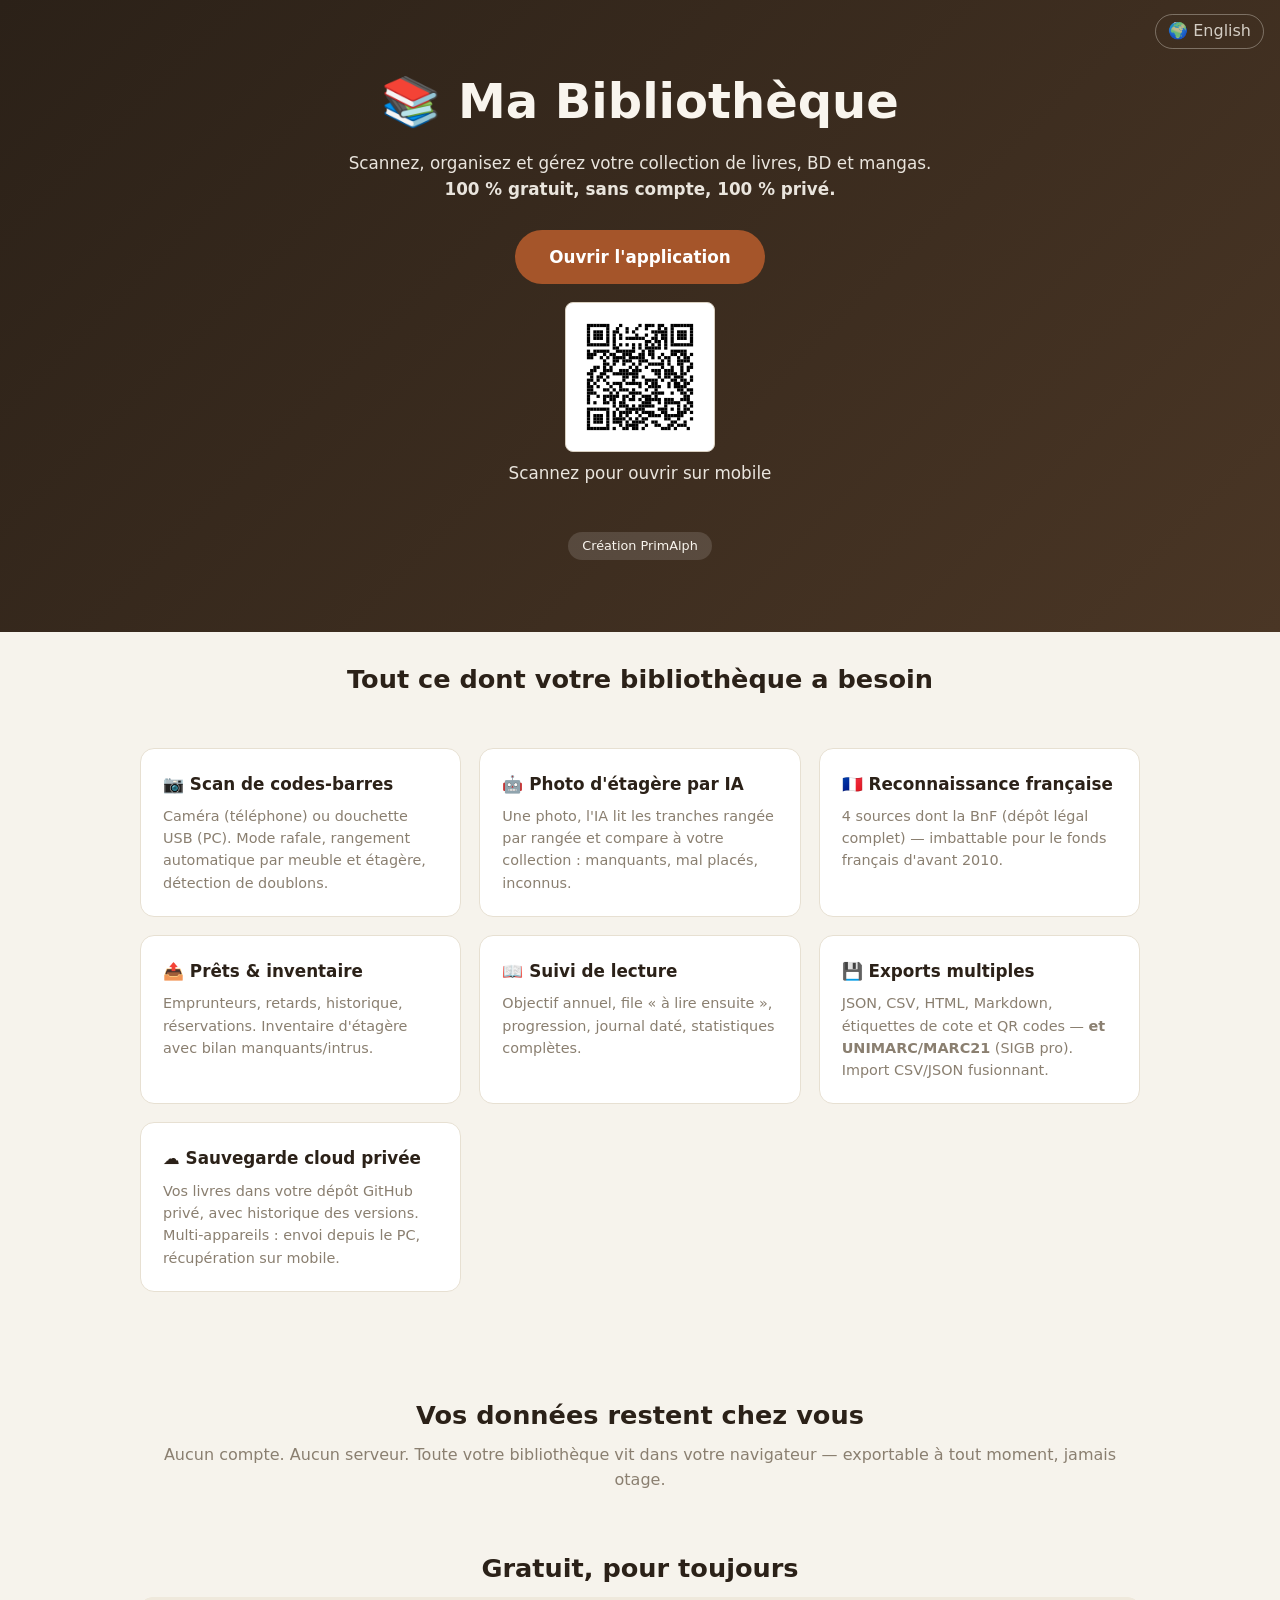
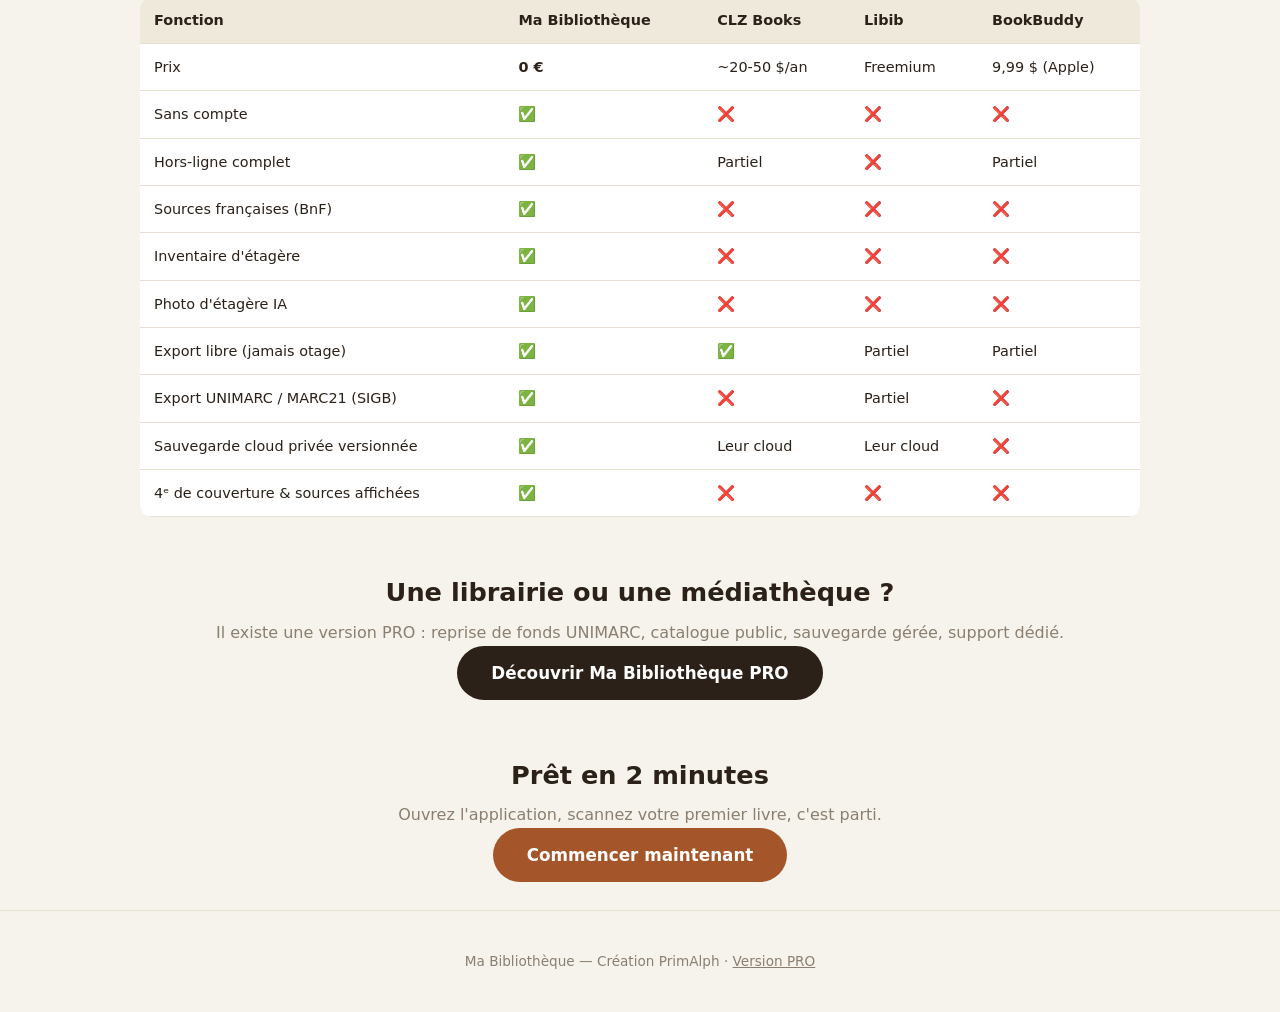
<file: site/public.html>
<!DOCTYPE html>
<html lang="fr">
<head>
<meta charset="UTF-8">
<meta name="viewport" content="width=device-width, initial-scale=1">
<title>Ma Bibliothèque — l'app de gestion de bibliothèque personnelle</title>
<style>
:root { --bg:#f6f3ec; --panel:#fff; --ink:#2b2118; --muted:#8a7f70; --accent:#a5552a; --line:#e7e0d2; }
* { box-sizing:border-box; margin:0; padding:0; }
body { font-family:"Segoe UI",system-ui,sans-serif; background:var(--bg); color:var(--ink); line-height:1.55; }
.hero { background:linear-gradient(135deg,#2b2118,#4a3625); color:#f9f5ee; padding:64px 20px 72px; text-align:center; }
.hero h1 { font-size:clamp(1.8rem,5vw,3rem); margin-bottom:12px; }
.hero p { max-width:640px; margin:0 auto 28px; font-size:1.05rem; opacity:.92; }
.cta { display:inline-block; background:var(--accent); color:#fff; padding:14px 34px; border-radius:999px; text-decoration:none; font-weight:600; font-size:1.05rem; }
.cta:hover { background:#8f4622; }
.badge { display:inline-block; background:#ffffff22; border-radius:999px; padding:4px 14px; font-size:.8rem; margin-top:18px; }
.wrap { max-width:1040px; margin:0 auto; padding:0 20px; }
.grid { display:grid; grid-template-columns:repeat(auto-fit,minmax(290px,1fr)); gap:18px; margin:48px 0; }
.card { background:var(--panel); border:1px solid var(--line); border-radius:14px; padding:22px; }
.card h3 { font-size:1.05rem; margin-bottom:8px; }
.card p { font-size:.9rem; color:var(--muted); }
section { padding:28px 0; }
h2 { text-align:center; font-size:1.6rem; margin-bottom:8px; }
.center { text-align:center; }
footer { text-align:center; padding:40px 20px; color:var(--muted); font-size:.85rem; border-top:1px solid var(--line); }
table { width:100%; border-collapse:collapse; background:var(--panel); border-radius:12px; overflow:hidden; }
th,td { padding:12px 14px; text-align:left; border-bottom:1px solid var(--line); font-size:.9rem; }
th { background:#efe9dc; }
</style>
</head>
<body>
<div class="hero" style="position:relative">
  <a style="position:absolute;top:14px;right:16px;color:#f9f5eecc;font-size:1rem;text-decoration:none;border:1px solid #f9f5ee55;border-radius:999px;padding:4px 12px" href="en/public.html" title="English version">🌍 English</a>
  <h1>📚 Ma Bibliothèque</h1>
  <p>Scannez, organisez et gérez votre collection de livres, BD et mangas.<br><b>100 % gratuit, sans compte, 100 % privé.</b></p>
  <a class="cta" href="https://chenzu-ai.github.io/bibliotheque-app/">Ouvrir l'application</a><br>
<div class="qr-install" style="margin:18px auto;text-align:center">
  <img src="data:image/svg+xml,%3Csvg%20xmlns%3D%22http%3A//www.w3.org/2000/svg%22%20viewBox%3D%220%200%20164%20164%22%3E%3Crect%20width%3D%22164%22%20height%3D%22164%22%20fill%3D%22%23fff%22/%3E%3Crect%20x%3D%2216%22%20y%3D%2216%22%20width%3D%224%22%20height%3D%224%22%20fill%3D%22%23000%22/%3E%3Crect%20x%3D%2220%22%20y%3D%2216%22%20width%3D%224%22%20height%3D%224%22%20fill%3D%22%23000%22/%3E%3Crect%20x%3D%2224%22%20y%3D%2216%22%20width%3D%224%22%20height%3D%224%22%20fill%3D%22%23000%22/%3E%3Crect%20x%3D%2228%22%20y%3D%2216%22%20width%3D%224%22%20height%3D%224%22%20fill%3D%22%23000%22/%3E%3Crect%20x%3D%2232%22%20y%3D%2216%22%20width%3D%224%22%20height%3D%224%22%20fill%3D%22%23000%22/%3E%3Crect%20x%3D%2236%22%20y%3D%2216%22%20width%3D%224%22%20height%3D%224%22%20fill%3D%22%23000%22/%3E%3Crect%20x%3D%2240%22%20y%3D%2216%22%20width%3D%224%22%20height%3D%224%22%20fill%3D%22%23000%22/%3E%3Crect%20x%3D%2256%22%20y%3D%2216%22%20width%3D%224%22%20height%3D%224%22%20fill%3D%22%23000%22/%3E%3Crect%20x%3D%2280%22%20y%3D%2216%22%20width%3D%224%22%20height%3D%224%22%20fill%3D%22%23000%22/%3E%3Crect%20x%3D%2288%22%20y%3D%2216%22%20width%3D%224%22%20height%3D%224%22%20fill%3D%22%23000%22/%3E%3Crect%20x%3D%2292%22%20y%3D%2216%22%20width%3D%224%22%20height%3D%224%22%20fill%3D%22%23000%22/%3E%3Crect%20x%3D%2296%22%20y%3D%2216%22%20width%3D%224%22%20height%3D%224%22%20fill%3D%22%23000%22/%3E%3Crect%20x%3D%22104%22%20y%3D%2216%22%20width%3D%224%22%20height%3D%224%22%20fill%3D%22%23000%22/%3E%3Crect%20x%3D%22108%22%20y%3D%2216%22%20width%3D%224%22%20height%3D%224%22%20fill%3D%22%23000%22/%3E%3Crect%20x%3D%22120%22%20y%3D%2216%22%20width%3D%224%22%20height%3D%224%22%20fill%3D%22%23000%22/%3E%3Crect%20x%3D%22124%22%20y%3D%2216%22%20width%3D%224%22%20height%3D%224%22%20fill%3D%22%23000%22/%3E%3Crect%20x%3D%22128%22%20y%3D%2216%22%20width%3D%224%22%20height%3D%224%22%20fill%3D%22%23000%22/%3E%3Crect%20x%3D%22132%22%20y%3D%2216%22%20width%3D%224%22%20height%3D%224%22%20fill%3D%22%23000%22/%3E%3Crect%20x%3D%22136%22%20y%3D%2216%22%20width%3D%224%22%20height%3D%224%22%20fill%3D%22%23000%22/%3E%3Crect%20x%3D%22140%22%20y%3D%2216%22%20width%3D%224%22%20height%3D%224%22%20fill%3D%22%23000%22/%3E%3Crect%20x%3D%22144%22%20y%3D%2216%22%20width%3D%224%22%20height%3D%224%22%20fill%3D%22%23000%22/%3E%3Crect%20x%3D%2216%22%20y%3D%2220%22%20width%3D%224%22%20height%3D%224%22%20fill%3D%22%23000%22/%3E%3Crect%20x%3D%2240%22%20y%3D%2220%22%20width%3D%224%22%20height%3D%224%22%20fill%3D%22%23000%22/%3E%3Crect%20x%3D%2252%22%20y%3D%2220%22%20width%3D%224%22%20height%3D%224%22%20fill%3D%22%23000%22/%3E%3Crect%20x%3D%2264%22%20y%3D%2220%22%20width%3D%224%22%20height%3D%224%22%20fill%3D%22%23000%22/%3E%3Crect%20x%3D%2276%22%20y%3D%2220%22%20width%3D%224%22%20height%3D%224%22%20fill%3D%22%23000%22/%3E%3Crect%20x%3D%2288%22%20y%3D%2220%22%20width%3D%224%22%20height%3D%224%22%20fill%3D%22%23000%22/%3E%3Crect%20x%3D%22104%22%20y%3D%2220%22%20width%3D%224%22%20height%3D%224%22%20fill%3D%22%23000%22/%3E%3Crect%20x%3D%22112%22%20y%3D%2220%22%20width%3D%224%22%20height%3D%224%22%20fill%3D%22%23000%22/%3E%3Crect%20x%3D%22120%22%20y%3D%2220%22%20width%3D%224%22%20height%3D%224%22%20fill%3D%22%23000%22/%3E%3Crect%20x%3D%22144%22%20y%3D%2220%22%20width%3D%224%22%20height%3D%224%22%20fill%3D%22%23000%22/%3E%3Crect%20x%3D%2216%22%20y%3D%2224%22%20width%3D%224%22%20height%3D%224%22%20fill%3D%22%23000%22/%3E%3Crect%20x%3D%2224%22%20y%3D%2224%22%20width%3D%224%22%20height%3D%224%22%20fill%3D%22%23000%22/%3E%3Crect%20x%3D%2228%22%20y%3D%2224%22%20width%3D%224%22%20height%3D%224%22%20fill%3D%22%23000%22/%3E%3Crect%20x%3D%2232%22%20y%3D%2224%22%20width%3D%224%22%20height%3D%224%22%20fill%3D%22%23000%22/%3E%3Crect%20x%3D%2240%22%20y%3D%2224%22%20width%3D%224%22%20height%3D%224%22%20fill%3D%22%23000%22/%3E%3Crect%20x%3D%2248%22%20y%3D%2224%22%20width%3D%224%22%20height%3D%224%22%20fill%3D%22%23000%22/%3E%3Crect%20x%3D%2252%22%20y%3D%2224%22%20width%3D%224%22%20height%3D%224%22%20fill%3D%22%23000%22/%3E%3Crect%20x%3D%2264%22%20y%3D%2224%22%20width%3D%224%22%20height%3D%224%22%20fill%3D%22%23000%22/%3E%3Crect%20x%3D%2272%22%20y%3D%2224%22%20width%3D%224%22%20height%3D%224%22%20fill%3D%22%23000%22/%3E%3Crect%20x%3D%2296%22%20y%3D%2224%22%20width%3D%224%22%20height%3D%224%22%20fill%3D%22%23000%22/%3E%3Crect%20x%3D%22100%22%20y%3D%2224%22%20width%3D%224%22%20height%3D%224%22%20fill%3D%22%23000%22/%3E%3Crect%20x%3D%22104%22%20y%3D%2224%22%20width%3D%224%22%20height%3D%224%22%20fill%3D%22%23000%22/%3E%3Crect%20x%3D%22108%22%20y%3D%2224%22%20width%3D%224%22%20height%3D%224%22%20fill%3D%22%23000%22/%3E%3Crect%20x%3D%22112%22%20y%3D%2224%22%20width%3D%224%22%20height%3D%224%22%20fill%3D%22%23000%22/%3E%3Crect%20x%3D%22120%22%20y%3D%2224%22%20width%3D%224%22%20height%3D%224%22%20fill%3D%22%23000%22/%3E%3Crect%20x%3D%22128%22%20y%3D%2224%22%20width%3D%224%22%20height%3D%224%22%20fill%3D%22%23000%22/%3E%3Crect%20x%3D%22132%22%20y%3D%2224%22%20width%3D%224%22%20height%3D%224%22%20fill%3D%22%23000%22/%3E%3Crect%20x%3D%22136%22%20y%3D%2224%22%20width%3D%224%22%20height%3D%224%22%20fill%3D%22%23000%22/%3E%3Crect%20x%3D%22144%22%20y%3D%2224%22%20width%3D%224%22%20height%3D%224%22%20fill%3D%22%23000%22/%3E%3Crect%20x%3D%2216%22%20y%3D%2228%22%20width%3D%224%22%20height%3D%224%22%20fill%3D%22%23000%22/%3E%3Crect%20x%3D%2224%22%20y%3D%2228%22%20width%3D%224%22%20height%3D%224%22%20fill%3D%22%23000%22/%3E%3Crect%20x%3D%2228%22%20y%3D%2228%22%20width%3D%224%22%20height%3D%224%22%20fill%3D%22%23000%22/%3E%3Crect%20x%3D%2232%22%20y%3D%2228%22%20width%3D%224%22%20height%3D%224%22%20fill%3D%22%23000%22/%3E%3Crect%20x%3D%2240%22%20y%3D%2228%22%20width%3D%224%22%20height%3D%224%22%20fill%3D%22%23000%22/%3E%3Crect%20x%3D%2248%22%20y%3D%2228%22%20width%3D%224%22%20height%3D%224%22%20fill%3D%22%23000%22/%3E%3Crect%20x%3D%2256%22%20y%3D%2228%22%20width%3D%224%22%20height%3D%224%22%20fill%3D%22%23000%22/%3E%3Crect%20x%3D%2276%22%20y%3D%2228%22%20width%3D%224%22%20height%3D%224%22%20fill%3D%22%23000%22/%3E%3Crect%20x%3D%2288%22%20y%3D%2228%22%20width%3D%224%22%20height%3D%224%22%20fill%3D%22%23000%22/%3E%3Crect%20x%3D%22100%22%20y%3D%2228%22%20width%3D%224%22%20height%3D%224%22%20fill%3D%22%23000%22/%3E%3Crect%20x%3D%22108%22%20y%3D%2228%22%20width%3D%224%22%20height%3D%224%22%20fill%3D%22%23000%22/%3E%3Crect%20x%3D%22112%22%20y%3D%2228%22%20width%3D%224%22%20height%3D%224%22%20fill%3D%22%23000%22/%3E%3Crect%20x%3D%22120%22%20y%3D%2228%22%20width%3D%224%22%20height%3D%224%22%20fill%3D%22%23000%22/%3E%3Crect%20x%3D%22128%22%20y%3D%2228%22%20width%3D%224%22%20height%3D%224%22%20fill%3D%22%23000%22/%3E%3Crect%20x%3D%22132%22%20y%3D%2228%22%20width%3D%224%22%20height%3D%224%22%20fill%3D%22%23000%22/%3E%3Crect%20x%3D%22136%22%20y%3D%2228%22%20width%3D%224%22%20height%3D%224%22%20fill%3D%22%23000%22/%3E%3Crect%20x%3D%22144%22%20y%3D%2228%22%20width%3D%224%22%20height%3D%224%22%20fill%3D%22%23000%22/%3E%3Crect%20x%3D%2216%22%20y%3D%2232%22%20width%3D%224%22%20height%3D%224%22%20fill%3D%22%23000%22/%3E%3Crect%20x%3D%2224%22%20y%3D%2232%22%20width%3D%224%22%20height%3D%224%22%20fill%3D%22%23000%22/%3E%3Crect%20x%3D%2228%22%20y%3D%2232%22%20width%3D%224%22%20height%3D%224%22%20fill%3D%22%23000%22/%3E%3Crect%20x%3D%2232%22%20y%3D%2232%22%20width%3D%224%22%20height%3D%224%22%20fill%3D%22%23000%22/%3E%3Crect%20x%3D%2240%22%20y%3D%2232%22%20width%3D%224%22%20height%3D%224%22%20fill%3D%22%23000%22/%3E%3Crect%20x%3D%2248%22%20y%3D%2232%22%20width%3D%224%22%20height%3D%224%22%20fill%3D%22%23000%22/%3E%3Crect%20x%3D%2256%22%20y%3D%2232%22%20width%3D%224%22%20height%3D%224%22%20fill%3D%22%23000%22/%3E%3Crect%20x%3D%2264%22%20y%3D%2232%22%20width%3D%224%22%20height%3D%224%22%20fill%3D%22%23000%22/%3E%3Crect%20x%3D%2268%22%20y%3D%2232%22%20width%3D%224%22%20height%3D%224%22%20fill%3D%22%23000%22/%3E%3Crect%20x%3D%2272%22%20y%3D%2232%22%20width%3D%224%22%20height%3D%224%22%20fill%3D%22%23000%22/%3E%3Crect%20x%3D%2276%22%20y%3D%2232%22%20width%3D%224%22%20height%3D%224%22%20fill%3D%22%23000%22/%3E%3Crect%20x%3D%2280%22%20y%3D%2232%22%20width%3D%224%22%20height%3D%224%22%20fill%3D%22%23000%22/%3E%3Crect%20x%3D%2284%22%20y%3D%2232%22%20width%3D%224%22%20height%3D%224%22%20fill%3D%22%23000%22/%3E%3Crect%20x%3D%2296%22%20y%3D%2232%22%20width%3D%224%22%20height%3D%224%22%20fill%3D%22%23000%22/%3E%3Crect%20x%3D%22100%22%20y%3D%2232%22%20width%3D%224%22%20height%3D%224%22%20fill%3D%22%23000%22/%3E%3Crect%20x%3D%22108%22%20y%3D%2232%22%20width%3D%224%22%20height%3D%224%22%20fill%3D%22%23000%22/%3E%3Crect%20x%3D%22112%22%20y%3D%2232%22%20width%3D%224%22%20height%3D%224%22%20fill%3D%22%23000%22/%3E%3Crect%20x%3D%22120%22%20y%3D%2232%22%20width%3D%224%22%20height%3D%224%22%20fill%3D%22%23000%22/%3E%3Crect%20x%3D%22128%22%20y%3D%2232%22%20width%3D%224%22%20height%3D%224%22%20fill%3D%22%23000%22/%3E%3Crect%20x%3D%22132%22%20y%3D%2232%22%20width%3D%224%22%20height%3D%224%22%20fill%3D%22%23000%22/%3E%3Crect%20x%3D%22136%22%20y%3D%2232%22%20width%3D%224%22%20height%3D%224%22%20fill%3D%22%23000%22/%3E%3Crect%20x%3D%22144%22%20y%3D%2232%22%20width%3D%224%22%20height%3D%224%22%20fill%3D%22%23000%22/%3E%3Crect%20x%3D%2216%22%20y%3D%2236%22%20width%3D%224%22%20height%3D%224%22%20fill%3D%22%23000%22/%3E%3Crect%20x%3D%2240%22%20y%3D%2236%22%20width%3D%224%22%20height%3D%224%22%20fill%3D%22%23000%22/%3E%3Crect%20x%3D%2248%22%20y%3D%2236%22%20width%3D%224%22%20height%3D%224%22%20fill%3D%22%23000%22/%3E%3Crect%20x%3D%2288%22%20y%3D%2236%22%20width%3D%224%22%20height%3D%224%22%20fill%3D%22%23000%22/%3E%3Crect%20x%3D%2292%22%20y%3D%2236%22%20width%3D%224%22%20height%3D%224%22%20fill%3D%22%23000%22/%3E%3Crect%20x%3D%22100%22%20y%3D%2236%22%20width%3D%224%22%20height%3D%224%22%20fill%3D%22%23000%22/%3E%3Crect%20x%3D%22104%22%20y%3D%2236%22%20width%3D%224%22%20height%3D%224%22%20fill%3D%22%23000%22/%3E%3Crect%20x%3D%22112%22%20y%3D%2236%22%20width%3D%224%22%20height%3D%224%22%20fill%3D%22%23000%22/%3E%3Crect%20x%3D%22120%22%20y%3D%2236%22%20width%3D%224%22%20height%3D%224%22%20fill%3D%22%23000%22/%3E%3Crect%20x%3D%22144%22%20y%3D%2236%22%20width%3D%224%22%20height%3D%224%22%20fill%3D%22%23000%22/%3E%3Crect%20x%3D%2216%22%20y%3D%2240%22%20width%3D%224%22%20height%3D%224%22%20fill%3D%22%23000%22/%3E%3Crect%20x%3D%2220%22%20y%3D%2240%22%20width%3D%224%22%20height%3D%224%22%20fill%3D%22%23000%22/%3E%3Crect%20x%3D%2224%22%20y%3D%2240%22%20width%3D%224%22%20height%3D%224%22%20fill%3D%22%23000%22/%3E%3Crect%20x%3D%2228%22%20y%3D%2240%22%20width%3D%224%22%20height%3D%224%22%20fill%3D%22%23000%22/%3E%3Crect%20x%3D%2232%22%20y%3D%2240%22%20width%3D%224%22%20height%3D%224%22%20fill%3D%22%23000%22/%3E%3Crect%20x%3D%2236%22%20y%3D%2240%22%20width%3D%224%22%20height%3D%224%22%20fill%3D%22%23000%22/%3E%3Crect%20x%3D%2240%22%20y%3D%2240%22%20width%3D%224%22%20height%3D%224%22%20fill%3D%22%23000%22/%3E%3Crect%20x%3D%2248%22%20y%3D%2240%22%20width%3D%224%22%20height%3D%224%22%20fill%3D%22%23000%22/%3E%3Crect%20x%3D%2256%22%20y%3D%2240%22%20width%3D%224%22%20height%3D%224%22%20fill%3D%22%23000%22/%3E%3Crect%20x%3D%2264%22%20y%3D%2240%22%20width%3D%224%22%20height%3D%224%22%20fill%3D%22%23000%22/%3E%3Crect%20x%3D%2272%22%20y%3D%2240%22%20width%3D%224%22%20height%3D%224%22%20fill%3D%22%23000%22/%3E%3Crect%20x%3D%2280%22%20y%3D%2240%22%20width%3D%224%22%20height%3D%224%22%20fill%3D%22%23000%22/%3E%3Crect%20x%3D%2288%22%20y%3D%2240%22%20width%3D%224%22%20height%3D%224%22%20fill%3D%22%23000%22/%3E%3Crect%20x%3D%2296%22%20y%3D%2240%22%20width%3D%224%22%20height%3D%224%22%20fill%3D%22%23000%22/%3E%3Crect%20x%3D%22104%22%20y%3D%2240%22%20width%3D%224%22%20height%3D%224%22%20fill%3D%22%23000%22/%3E%3Crect%20x%3D%22112%22%20y%3D%2240%22%20width%3D%224%22%20height%3D%224%22%20fill%3D%22%23000%22/%3E%3Crect%20x%3D%22120%22%20y%3D%2240%22%20width%3D%224%22%20height%3D%224%22%20fill%3D%22%23000%22/%3E%3Crect%20x%3D%22124%22%20y%3D%2240%22%20width%3D%224%22%20height%3D%224%22%20fill%3D%22%23000%22/%3E%3Crect%20x%3D%22128%22%20y%3D%2240%22%20width%3D%224%22%20height%3D%224%22%20fill%3D%22%23000%22/%3E%3Crect%20x%3D%22132%22%20y%3D%2240%22%20width%3D%224%22%20height%3D%224%22%20fill%3D%22%23000%22/%3E%3Crect%20x%3D%22136%22%20y%3D%2240%22%20width%3D%224%22%20height%3D%224%22%20fill%3D%22%23000%22/%3E%3Crect%20x%3D%22140%22%20y%3D%2240%22%20width%3D%224%22%20height%3D%224%22%20fill%3D%22%23000%22/%3E%3Crect%20x%3D%22144%22%20y%3D%2240%22%20width%3D%224%22%20height%3D%224%22%20fill%3D%22%23000%22/%3E%3Crect%20x%3D%2248%22%20y%3D%2244%22%20width%3D%224%22%20height%3D%224%22%20fill%3D%22%23000%22/%3E%3Crect%20x%3D%2252%22%20y%3D%2244%22%20width%3D%224%22%20height%3D%224%22%20fill%3D%22%23000%22/%3E%3Crect%20x%3D%2272%22%20y%3D%2244%22%20width%3D%224%22%20height%3D%224%22%20fill%3D%22%23000%22/%3E%3Crect%20x%3D%2280%22%20y%3D%2244%22%20width%3D%224%22%20height%3D%224%22%20fill%3D%22%23000%22/%3E%3Crect%20x%3D%2288%22%20y%3D%2244%22%20width%3D%224%22%20height%3D%224%22%20fill%3D%22%23000%22/%3E%3Crect%20x%3D%2292%22%20y%3D%2244%22%20width%3D%224%22%20height%3D%224%22%20fill%3D%22%23000%22/%3E%3Crect%20x%3D%2296%22%20y%3D%2244%22%20width%3D%224%22%20height%3D%224%22%20fill%3D%22%23000%22/%3E%3Crect%20x%3D%22100%22%20y%3D%2244%22%20width%3D%224%22%20height%3D%224%22%20fill%3D%22%23000%22/%3E%3Crect%20x%3D%22104%22%20y%3D%2244%22%20width%3D%224%22%20height%3D%224%22%20fill%3D%22%23000%22/%3E%3Crect%20x%3D%22112%22%20y%3D%2244%22%20width%3D%224%22%20height%3D%224%22%20fill%3D%22%23000%22/%3E%3Crect%20x%3D%2216%22%20y%3D%2248%22%20width%3D%224%22%20height%3D%224%22%20fill%3D%22%23000%22/%3E%3Crect%20x%3D%2224%22%20y%3D%2248%22%20width%3D%224%22%20height%3D%224%22%20fill%3D%22%23000%22/%3E%3Crect%20x%3D%2228%22%20y%3D%2248%22%20width%3D%224%22%20height%3D%224%22%20fill%3D%22%23000%22/%3E%3Crect%20x%3D%2232%22%20y%3D%2248%22%20width%3D%224%22%20height%3D%224%22%20fill%3D%22%23000%22/%3E%3Crect%20x%3D%2236%22%20y%3D%2248%22%20width%3D%224%22%20height%3D%224%22%20fill%3D%22%23000%22/%3E%3Crect%20x%3D%2240%22%20y%3D%2248%22%20width%3D%224%22%20height%3D%224%22%20fill%3D%22%23000%22/%3E%3Crect%20x%3D%2252%22%20y%3D%2248%22%20width%3D%224%22%20height%3D%224%22%20fill%3D%22%23000%22/%3E%3Crect%20x%3D%2256%22%20y%3D%2248%22%20width%3D%224%22%20height%3D%224%22%20fill%3D%22%23000%22/%3E%3Crect%20x%3D%2260%22%20y%3D%2248%22%20width%3D%224%22%20height%3D%224%22%20fill%3D%22%23000%22/%3E%3Crect%20x%3D%2264%22%20y%3D%2248%22%20width%3D%224%22%20height%3D%224%22%20fill%3D%22%23000%22/%3E%3Crect%20x%3D%2268%22%20y%3D%2248%22%20width%3D%224%22%20height%3D%224%22%20fill%3D%22%23000%22/%3E%3Crect%20x%3D%2272%22%20y%3D%2248%22%20width%3D%224%22%20height%3D%224%22%20fill%3D%22%23000%22/%3E%3Crect%20x%3D%2284%22%20y%3D%2248%22%20width%3D%224%22%20height%3D%224%22%20fill%3D%22%23000%22/%3E%3Crect%20x%3D%2292%22%20y%3D%2248%22%20width%3D%224%22%20height%3D%224%22%20fill%3D%22%23000%22/%3E%3Crect%20x%3D%2296%22%20y%3D%2248%22%20width%3D%224%22%20height%3D%224%22%20fill%3D%22%23000%22/%3E%3Crect%20x%3D%22120%22%20y%3D%2248%22%20width%3D%224%22%20height%3D%224%22%20fill%3D%22%23000%22/%3E%3Crect%20x%3D%22124%22%20y%3D%2248%22%20width%3D%224%22%20height%3D%224%22%20fill%3D%22%23000%22/%3E%3Crect%20x%3D%22128%22%20y%3D%2248%22%20width%3D%224%22%20height%3D%224%22%20fill%3D%22%23000%22/%3E%3Crect%20x%3D%22132%22%20y%3D%2248%22%20width%3D%224%22%20height%3D%224%22%20fill%3D%22%23000%22/%3E%3Crect%20x%3D%22136%22%20y%3D%2248%22%20width%3D%224%22%20height%3D%224%22%20fill%3D%22%23000%22/%3E%3Crect%20x%3D%2216%22%20y%3D%2252%22%20width%3D%224%22%20height%3D%224%22%20fill%3D%22%23000%22/%3E%3Crect%20x%3D%2220%22%20y%3D%2252%22%20width%3D%224%22%20height%3D%224%22%20fill%3D%22%23000%22/%3E%3Crect%20x%3D%2224%22%20y%3D%2252%22%20width%3D%224%22%20height%3D%224%22%20fill%3D%22%23000%22/%3E%3Crect%20x%3D%2236%22%20y%3D%2252%22%20width%3D%224%22%20height%3D%224%22%20fill%3D%22%23000%22/%3E%3Crect%20x%3D%2244%22%20y%3D%2252%22%20width%3D%224%22%20height%3D%224%22%20fill%3D%22%23000%22/%3E%3Crect%20x%3D%2248%22%20y%3D%2252%22%20width%3D%224%22%20height%3D%224%22%20fill%3D%22%23000%22/%3E%3Crect%20x%3D%2260%22%20y%3D%2252%22%20width%3D%224%22%20height%3D%224%22%20fill%3D%22%23000%22/%3E%3Crect%20x%3D%2264%22%20y%3D%2252%22%20width%3D%224%22%20height%3D%224%22%20fill%3D%22%23000%22/%3E%3Crect%20x%3D%2268%22%20y%3D%2252%22%20width%3D%224%22%20height%3D%224%22%20fill%3D%22%23000%22/%3E%3Crect%20x%3D%2280%22%20y%3D%2252%22%20width%3D%224%22%20height%3D%224%22%20fill%3D%22%23000%22/%3E%3Crect%20x%3D%2284%22%20y%3D%2252%22%20width%3D%224%22%20height%3D%224%22%20fill%3D%22%23000%22/%3E%3Crect%20x%3D%2292%22%20y%3D%2252%22%20width%3D%224%22%20height%3D%224%22%20fill%3D%22%23000%22/%3E%3Crect%20x%3D%2296%22%20y%3D%2252%22%20width%3D%224%22%20height%3D%224%22%20fill%3D%22%23000%22/%3E%3Crect%20x%3D%22108%22%20y%3D%2252%22%20width%3D%224%22%20height%3D%224%22%20fill%3D%22%23000%22/%3E%3Crect%20x%3D%22120%22%20y%3D%2252%22%20width%3D%224%22%20height%3D%224%22%20fill%3D%22%23000%22/%3E%3Crect%20x%3D%22124%22%20y%3D%2252%22%20width%3D%224%22%20height%3D%224%22%20fill%3D%22%23000%22/%3E%3Crect%20x%3D%22132%22%20y%3D%2252%22%20width%3D%224%22%20height%3D%224%22%20fill%3D%22%23000%22/%3E%3Crect%20x%3D%22136%22%20y%3D%2252%22%20width%3D%224%22%20height%3D%224%22%20fill%3D%22%23000%22/%3E%3Crect%20x%3D%22144%22%20y%3D%2252%22%20width%3D%224%22%20height%3D%224%22%20fill%3D%22%23000%22/%3E%3Crect%20x%3D%2216%22%20y%3D%2256%22%20width%3D%224%22%20height%3D%224%22%20fill%3D%22%23000%22/%3E%3Crect%20x%3D%2220%22%20y%3D%2256%22%20width%3D%224%22%20height%3D%224%22%20fill%3D%22%23000%22/%3E%3Crect%20x%3D%2232%22%20y%3D%2256%22%20width%3D%224%22%20height%3D%224%22%20fill%3D%22%23000%22/%3E%3Crect%20x%3D%2240%22%20y%3D%2256%22%20width%3D%224%22%20height%3D%224%22%20fill%3D%22%23000%22/%3E%3Crect%20x%3D%2248%22%20y%3D%2256%22%20width%3D%224%22%20height%3D%224%22%20fill%3D%22%23000%22/%3E%3Crect%20x%3D%2252%22%20y%3D%2256%22%20width%3D%224%22%20height%3D%224%22%20fill%3D%22%23000%22/%3E%3Crect%20x%3D%2256%22%20y%3D%2256%22%20width%3D%224%22%20height%3D%224%22%20fill%3D%22%23000%22/%3E%3Crect%20x%3D%2260%22%20y%3D%2256%22%20width%3D%224%22%20height%3D%224%22%20fill%3D%22%23000%22/%3E%3Crect%20x%3D%2268%22%20y%3D%2256%22%20width%3D%224%22%20height%3D%224%22%20fill%3D%22%23000%22/%3E%3Crect%20x%3D%2272%22%20y%3D%2256%22%20width%3D%224%22%20height%3D%224%22%20fill%3D%22%23000%22/%3E%3Crect%20x%3D%2276%22%20y%3D%2256%22%20width%3D%224%22%20height%3D%224%22%20fill%3D%22%23000%22/%3E%3Crect%20x%3D%2280%22%20y%3D%2256%22%20width%3D%224%22%20height%3D%224%22%20fill%3D%22%23000%22/%3E%3Crect%20x%3D%2284%22%20y%3D%2256%22%20width%3D%224%22%20height%3D%224%22%20fill%3D%22%23000%22/%3E%3Crect%20x%3D%2296%22%20y%3D%2256%22%20width%3D%224%22%20height%3D%224%22%20fill%3D%22%23000%22/%3E%3Crect%20x%3D%22104%22%20y%3D%2256%22%20width%3D%224%22%20height%3D%224%22%20fill%3D%22%23000%22/%3E%3Crect%20x%3D%22112%22%20y%3D%2256%22%20width%3D%224%22%20height%3D%224%22%20fill%3D%22%23000%22/%3E%3Crect%20x%3D%22116%22%20y%3D%2256%22%20width%3D%224%22%20height%3D%224%22%20fill%3D%22%23000%22/%3E%3Crect%20x%3D%22128%22%20y%3D%2256%22%20width%3D%224%22%20height%3D%224%22%20fill%3D%22%23000%22/%3E%3Crect%20x%3D%22136%22%20y%3D%2256%22%20width%3D%224%22%20height%3D%224%22%20fill%3D%22%23000%22/%3E%3Crect%20x%3D%22140%22%20y%3D%2256%22%20width%3D%224%22%20height%3D%224%22%20fill%3D%22%23000%22/%3E%3Crect%20x%3D%2236%22%20y%3D%2260%22%20width%3D%224%22%20height%3D%224%22%20fill%3D%22%23000%22/%3E%3Crect%20x%3D%2248%22%20y%3D%2260%22%20width%3D%224%22%20height%3D%224%22%20fill%3D%22%23000%22/%3E%3Crect%20x%3D%2252%22%20y%3D%2260%22%20width%3D%224%22%20height%3D%224%22%20fill%3D%22%23000%22/%3E%3Crect%20x%3D%2260%22%20y%3D%2260%22%20width%3D%224%22%20height%3D%224%22%20fill%3D%22%23000%22/%3E%3Crect%20x%3D%2264%22%20y%3D%2260%22%20width%3D%224%22%20height%3D%224%22%20fill%3D%22%23000%22/%3E%3Crect%20x%3D%2268%22%20y%3D%2260%22%20width%3D%224%22%20height%3D%224%22%20fill%3D%22%23000%22/%3E%3Crect%20x%3D%2280%22%20y%3D%2260%22%20width%3D%224%22%20height%3D%224%22%20fill%3D%22%23000%22/%3E%3Crect%20x%3D%2284%22%20y%3D%2260%22%20width%3D%224%22%20height%3D%224%22%20fill%3D%22%23000%22/%3E%3Crect%20x%3D%2288%22%20y%3D%2260%22%20width%3D%224%22%20height%3D%224%22%20fill%3D%22%23000%22/%3E%3Crect%20x%3D%22108%22%20y%3D%2260%22%20width%3D%224%22%20height%3D%224%22%20fill%3D%22%23000%22/%3E%3Crect%20x%3D%22116%22%20y%3D%2260%22%20width%3D%224%22%20height%3D%224%22%20fill%3D%22%23000%22/%3E%3Crect%20x%3D%22128%22%20y%3D%2260%22%20width%3D%224%22%20height%3D%224%22%20fill%3D%22%23000%22/%3E%3Crect%20x%3D%22132%22%20y%3D%2260%22%20width%3D%224%22%20height%3D%224%22%20fill%3D%22%23000%22/%3E%3Crect%20x%3D%22136%22%20y%3D%2260%22%20width%3D%224%22%20height%3D%224%22%20fill%3D%22%23000%22/%3E%3Crect%20x%3D%22140%22%20y%3D%2260%22%20width%3D%224%22%20height%3D%224%22%20fill%3D%22%23000%22/%3E%3Crect%20x%3D%2236%22%20y%3D%2264%22%20width%3D%224%22%20height%3D%224%22%20fill%3D%22%23000%22/%3E%3Crect%20x%3D%2240%22%20y%3D%2264%22%20width%3D%224%22%20height%3D%224%22%20fill%3D%22%23000%22/%3E%3Crect%20x%3D%2248%22%20y%3D%2264%22%20width%3D%224%22%20height%3D%224%22%20fill%3D%22%23000%22/%3E%3Crect%20x%3D%2260%22%20y%3D%2264%22%20width%3D%224%22%20height%3D%224%22%20fill%3D%22%23000%22/%3E%3Crect%20x%3D%2272%22%20y%3D%2264%22%20width%3D%224%22%20height%3D%224%22%20fill%3D%22%23000%22/%3E%3Crect%20x%3D%2280%22%20y%3D%2264%22%20width%3D%224%22%20height%3D%224%22%20fill%3D%22%23000%22/%3E%3Crect%20x%3D%2292%22%20y%3D%2264%22%20width%3D%224%22%20height%3D%224%22%20fill%3D%22%23000%22/%3E%3Crect%20x%3D%2296%22%20y%3D%2264%22%20width%3D%224%22%20height%3D%224%22%20fill%3D%22%23000%22/%3E%3Crect%20x%3D%22100%22%20y%3D%2264%22%20width%3D%224%22%20height%3D%224%22%20fill%3D%22%23000%22/%3E%3Crect%20x%3D%22104%22%20y%3D%2264%22%20width%3D%224%22%20height%3D%224%22%20fill%3D%22%23000%22/%3E%3Crect%20x%3D%22108%22%20y%3D%2264%22%20width%3D%224%22%20height%3D%224%22%20fill%3D%22%23000%22/%3E%3Crect%20x%3D%22116%22%20y%3D%2264%22%20width%3D%224%22%20height%3D%224%22%20fill%3D%22%23000%22/%3E%3Crect%20x%3D%22128%22%20y%3D%2264%22%20width%3D%224%22%20height%3D%224%22%20fill%3D%22%23000%22/%3E%3Crect%20x%3D%22132%22%20y%3D%2264%22%20width%3D%224%22%20height%3D%224%22%20fill%3D%22%23000%22/%3E%3Crect%20x%3D%22144%22%20y%3D%2264%22%20width%3D%224%22%20height%3D%224%22%20fill%3D%22%23000%22/%3E%3Crect%20x%3D%2224%22%20y%3D%2268%22%20width%3D%224%22%20height%3D%224%22%20fill%3D%22%23000%22/%3E%3Crect%20x%3D%2228%22%20y%3D%2268%22%20width%3D%224%22%20height%3D%224%22%20fill%3D%22%23000%22/%3E%3Crect%20x%3D%2236%22%20y%3D%2268%22%20width%3D%224%22%20height%3D%224%22%20fill%3D%22%23000%22/%3E%3Crect%20x%3D%2244%22%20y%3D%2268%22%20width%3D%224%22%20height%3D%224%22%20fill%3D%22%23000%22/%3E%3Crect%20x%3D%2268%22%20y%3D%2268%22%20width%3D%224%22%20height%3D%224%22%20fill%3D%22%23000%22/%3E%3Crect%20x%3D%2276%22%20y%3D%2268%22%20width%3D%224%22%20height%3D%224%22%20fill%3D%22%23000%22/%3E%3Crect%20x%3D%2288%22%20y%3D%2268%22%20width%3D%224%22%20height%3D%224%22%20fill%3D%22%23000%22/%3E%3Crect%20x%3D%22108%22%20y%3D%2268%22%20width%3D%224%22%20height%3D%224%22%20fill%3D%22%23000%22/%3E%3Crect%20x%3D%22120%22%20y%3D%2268%22%20width%3D%224%22%20height%3D%224%22%20fill%3D%22%23000%22/%3E%3Crect%20x%3D%22132%22%20y%3D%2268%22%20width%3D%224%22%20height%3D%224%22%20fill%3D%22%23000%22/%3E%3Crect%20x%3D%22140%22%20y%3D%2268%22%20width%3D%224%22%20height%3D%224%22%20fill%3D%22%23000%22/%3E%3Crect%20x%3D%22144%22%20y%3D%2268%22%20width%3D%224%22%20height%3D%224%22%20fill%3D%22%23000%22/%3E%3Crect%20x%3D%2220%22%20y%3D%2272%22%20width%3D%224%22%20height%3D%224%22%20fill%3D%22%23000%22/%3E%3Crect%20x%3D%2224%22%20y%3D%2272%22%20width%3D%224%22%20height%3D%224%22%20fill%3D%22%23000%22/%3E%3Crect%20x%3D%2236%22%20y%3D%2272%22%20width%3D%224%22%20height%3D%224%22%20fill%3D%22%23000%22/%3E%3Crect%20x%3D%2240%22%20y%3D%2272%22%20width%3D%224%22%20height%3D%224%22%20fill%3D%22%23000%22/%3E%3Crect%20x%3D%2244%22%20y%3D%2272%22%20width%3D%224%22%20height%3D%224%22%20fill%3D%22%23000%22/%3E%3Crect%20x%3D%2256%22%20y%3D%2272%22%20width%3D%224%22%20height%3D%224%22%20fill%3D%22%23000%22/%3E%3Crect%20x%3D%2260%22%20y%3D%2272%22%20width%3D%224%22%20height%3D%224%22%20fill%3D%22%23000%22/%3E%3Crect%20x%3D%2264%22%20y%3D%2272%22%20width%3D%224%22%20height%3D%224%22%20fill%3D%22%23000%22/%3E%3Crect%20x%3D%2272%22%20y%3D%2272%22%20width%3D%224%22%20height%3D%224%22%20fill%3D%22%23000%22/%3E%3Crect%20x%3D%2276%22%20y%3D%2272%22%20width%3D%224%22%20height%3D%224%22%20fill%3D%22%23000%22/%3E%3Crect%20x%3D%2280%22%20y%3D%2272%22%20width%3D%224%22%20height%3D%224%22%20fill%3D%22%23000%22/%3E%3Crect%20x%3D%2296%22%20y%3D%2272%22%20width%3D%224%22%20height%3D%224%22%20fill%3D%22%23000%22/%3E%3Crect%20x%3D%22100%22%20y%3D%2272%22%20width%3D%224%22%20height%3D%224%22%20fill%3D%22%23000%22/%3E%3Crect%20x%3D%22104%22%20y%3D%2272%22%20width%3D%224%22%20height%3D%224%22%20fill%3D%22%23000%22/%3E%3Crect%20x%3D%22112%22%20y%3D%2272%22%20width%3D%224%22%20height%3D%224%22%20fill%3D%22%23000%22/%3E%3Crect%20x%3D%22116%22%20y%3D%2272%22%20width%3D%224%22%20height%3D%224%22%20fill%3D%22%23000%22/%3E%3Crect%20x%3D%22120%22%20y%3D%2272%22%20width%3D%224%22%20height%3D%224%22%20fill%3D%22%23000%22/%3E%3Crect%20x%3D%22132%22%20y%3D%2272%22%20width%3D%224%22%20height%3D%224%22%20fill%3D%22%23000%22/%3E%3Crect%20x%3D%22140%22%20y%3D%2272%22%20width%3D%224%22%20height%3D%224%22%20fill%3D%22%23000%22/%3E%3Crect%20x%3D%2216%22%20y%3D%2276%22%20width%3D%224%22%20height%3D%224%22%20fill%3D%22%23000%22/%3E%3Crect%20x%3D%2220%22%20y%3D%2276%22%20width%3D%224%22%20height%3D%224%22%20fill%3D%22%23000%22/%3E%3Crect%20x%3D%2232%22%20y%3D%2276%22%20width%3D%224%22%20height%3D%224%22%20fill%3D%22%23000%22/%3E%3Crect%20x%3D%2236%22%20y%3D%2276%22%20width%3D%224%22%20height%3D%224%22%20fill%3D%22%23000%22/%3E%3Crect%20x%3D%2248%22%20y%3D%2276%22%20width%3D%224%22%20height%3D%224%22%20fill%3D%22%23000%22/%3E%3Crect%20x%3D%2252%22%20y%3D%2276%22%20width%3D%224%22%20height%3D%224%22%20fill%3D%22%23000%22/%3E%3Crect%20x%3D%2256%22%20y%3D%2276%22%20width%3D%224%22%20height%3D%224%22%20fill%3D%22%23000%22/%3E%3Crect%20x%3D%2260%22%20y%3D%2276%22%20width%3D%224%22%20height%3D%224%22%20fill%3D%22%23000%22/%3E%3Crect%20x%3D%2264%22%20y%3D%2276%22%20width%3D%224%22%20height%3D%224%22%20fill%3D%22%23000%22/%3E%3Crect%20x%3D%2268%22%20y%3D%2276%22%20width%3D%224%22%20height%3D%224%22%20fill%3D%22%23000%22/%3E%3Crect%20x%3D%2272%22%20y%3D%2276%22%20width%3D%224%22%20height%3D%224%22%20fill%3D%22%23000%22/%3E%3Crect%20x%3D%2276%22%20y%3D%2276%22%20width%3D%224%22%20height%3D%224%22%20fill%3D%22%23000%22/%3E%3Crect%20x%3D%22100%22%20y%3D%2276%22%20width%3D%224%22%20height%3D%224%22%20fill%3D%22%23000%22/%3E%3Crect%20x%3D%22104%22%20y%3D%2276%22%20width%3D%224%22%20height%3D%224%22%20fill%3D%22%23000%22/%3E%3Crect%20x%3D%22112%22%20y%3D%2276%22%20width%3D%224%22%20height%3D%224%22%20fill%3D%22%23000%22/%3E%3Crect%20x%3D%22116%22%20y%3D%2276%22%20width%3D%224%22%20height%3D%224%22%20fill%3D%22%23000%22/%3E%3Crect%20x%3D%22120%22%20y%3D%2276%22%20width%3D%224%22%20height%3D%224%22%20fill%3D%22%23000%22/%3E%3Crect%20x%3D%22124%22%20y%3D%2276%22%20width%3D%224%22%20height%3D%224%22%20fill%3D%22%23000%22/%3E%3Crect%20x%3D%22132%22%20y%3D%2276%22%20width%3D%224%22%20height%3D%224%22%20fill%3D%22%23000%22/%3E%3Crect%20x%3D%22136%22%20y%3D%2276%22%20width%3D%224%22%20height%3D%224%22%20fill%3D%22%23000%22/%3E%3Crect%20x%3D%2220%22%20y%3D%2280%22%20width%3D%224%22%20height%3D%224%22%20fill%3D%22%23000%22/%3E%3Crect%20x%3D%2228%22%20y%3D%2280%22%20width%3D%224%22%20height%3D%224%22%20fill%3D%22%23000%22/%3E%3Crect%20x%3D%2232%22%20y%3D%2280%22%20width%3D%224%22%20height%3D%224%22%20fill%3D%22%23000%22/%3E%3Crect%20x%3D%2240%22%20y%3D%2280%22%20width%3D%224%22%20height%3D%224%22%20fill%3D%22%23000%22/%3E%3Crect%20x%3D%2260%22%20y%3D%2280%22%20width%3D%224%22%20height%3D%224%22%20fill%3D%22%23000%22/%3E%3Crect%20x%3D%2264%22%20y%3D%2280%22%20width%3D%224%22%20height%3D%224%22%20fill%3D%22%23000%22/%3E%3Crect%20x%3D%2272%22%20y%3D%2280%22%20width%3D%224%22%20height%3D%224%22%20fill%3D%22%23000%22/%3E%3Crect%20x%3D%2276%22%20y%3D%2280%22%20width%3D%224%22%20height%3D%224%22%20fill%3D%22%23000%22/%3E%3Crect%20x%3D%2284%22%20y%3D%2280%22%20width%3D%224%22%20height%3D%224%22%20fill%3D%22%23000%22/%3E%3Crect%20x%3D%22104%22%20y%3D%2280%22%20width%3D%224%22%20height%3D%224%22%20fill%3D%22%23000%22/%3E%3Crect%20x%3D%22112%22%20y%3D%2280%22%20width%3D%224%22%20height%3D%224%22%20fill%3D%22%23000%22/%3E%3Crect%20x%3D%22116%22%20y%3D%2280%22%20width%3D%224%22%20height%3D%224%22%20fill%3D%22%23000%22/%3E%3Crect%20x%3D%22124%22%20y%3D%2280%22%20width%3D%224%22%20height%3D%224%22%20fill%3D%22%23000%22/%3E%3Crect%20x%3D%22128%22%20y%3D%2280%22%20width%3D%224%22%20height%3D%224%22%20fill%3D%22%23000%22/%3E%3Crect%20x%3D%22132%22%20y%3D%2280%22%20width%3D%224%22%20height%3D%224%22%20fill%3D%22%23000%22/%3E%3Crect%20x%3D%22144%22%20y%3D%2280%22%20width%3D%224%22%20height%3D%224%22%20fill%3D%22%23000%22/%3E%3Crect%20x%3D%2216%22%20y%3D%2284%22%20width%3D%224%22%20height%3D%224%22%20fill%3D%22%23000%22/%3E%3Crect%20x%3D%2220%22%20y%3D%2284%22%20width%3D%224%22%20height%3D%224%22%20fill%3D%22%23000%22/%3E%3Crect%20x%3D%2228%22%20y%3D%2284%22%20width%3D%224%22%20height%3D%224%22%20fill%3D%22%23000%22/%3E%3Crect%20x%3D%2236%22%20y%3D%2284%22%20width%3D%224%22%20height%3D%224%22%20fill%3D%22%23000%22/%3E%3Crect%20x%3D%2260%22%20y%3D%2284%22%20width%3D%224%22%20height%3D%224%22%20fill%3D%22%23000%22/%3E%3Crect%20x%3D%2272%22%20y%3D%2284%22%20width%3D%224%22%20height%3D%224%22%20fill%3D%22%23000%22/%3E%3Crect%20x%3D%2288%22%20y%3D%2284%22%20width%3D%224%22%20height%3D%224%22%20fill%3D%22%23000%22/%3E%3Crect%20x%3D%2292%22%20y%3D%2284%22%20width%3D%224%22%20height%3D%224%22%20fill%3D%22%23000%22/%3E%3Crect%20x%3D%2296%22%20y%3D%2284%22%20width%3D%224%22%20height%3D%224%22%20fill%3D%22%23000%22/%3E%3Crect%20x%3D%22100%22%20y%3D%2284%22%20width%3D%224%22%20height%3D%224%22%20fill%3D%22%23000%22/%3E%3Crect%20x%3D%22108%22%20y%3D%2284%22%20width%3D%224%22%20height%3D%224%22%20fill%3D%22%23000%22/%3E%3Crect%20x%3D%22120%22%20y%3D%2284%22%20width%3D%224%22%20height%3D%224%22%20fill%3D%22%23000%22/%3E%3Crect%20x%3D%22124%22%20y%3D%2284%22%20width%3D%224%22%20height%3D%224%22%20fill%3D%22%23000%22/%3E%3Crect%20x%3D%22132%22%20y%3D%2284%22%20width%3D%224%22%20height%3D%224%22%20fill%3D%22%23000%22/%3E%3Crect%20x%3D%22136%22%20y%3D%2284%22%20width%3D%224%22%20height%3D%224%22%20fill%3D%22%23000%22/%3E%3Crect%20x%3D%22144%22%20y%3D%2284%22%20width%3D%224%22%20height%3D%224%22%20fill%3D%22%23000%22/%3E%3Crect%20x%3D%2216%22%20y%3D%2288%22%20width%3D%224%22%20height%3D%224%22%20fill%3D%22%23000%22/%3E%3Crect%20x%3D%2224%22%20y%3D%2288%22%20width%3D%224%22%20height%3D%224%22%20fill%3D%22%23000%22/%3E%3Crect%20x%3D%2240%22%20y%3D%2288%22%20width%3D%224%22%20height%3D%224%22%20fill%3D%22%23000%22/%3E%3Crect%20x%3D%2248%22%20y%3D%2288%22%20width%3D%224%22%20height%3D%224%22%20fill%3D%22%23000%22/%3E%3Crect%20x%3D%2252%22%20y%3D%2288%22%20width%3D%224%22%20height%3D%224%22%20fill%3D%22%23000%22/%3E%3Crect%20x%3D%2256%22%20y%3D%2288%22%20width%3D%224%22%20height%3D%224%22%20fill%3D%22%23000%22/%3E%3Crect%20x%3D%2264%22%20y%3D%2288%22%20width%3D%224%22%20height%3D%224%22%20fill%3D%22%23000%22/%3E%3Crect%20x%3D%2268%22%20y%3D%2288%22%20width%3D%224%22%20height%3D%224%22%20fill%3D%22%23000%22/%3E%3Crect%20x%3D%2272%22%20y%3D%2288%22%20width%3D%224%22%20height%3D%224%22%20fill%3D%22%23000%22/%3E%3Crect%20x%3D%2276%22%20y%3D%2288%22%20width%3D%224%22%20height%3D%224%22%20fill%3D%22%23000%22/%3E%3Crect%20x%3D%2280%22%20y%3D%2288%22%20width%3D%224%22%20height%3D%224%22%20fill%3D%22%23000%22/%3E%3Crect%20x%3D%2288%22%20y%3D%2288%22%20width%3D%224%22%20height%3D%224%22%20fill%3D%22%23000%22/%3E%3Crect%20x%3D%2296%22%20y%3D%2288%22%20width%3D%224%22%20height%3D%224%22%20fill%3D%22%23000%22/%3E%3Crect%20x%3D%22100%22%20y%3D%2288%22%20width%3D%224%22%20height%3D%224%22%20fill%3D%22%23000%22/%3E%3Crect%20x%3D%22116%22%20y%3D%2288%22%20width%3D%224%22%20height%3D%224%22%20fill%3D%22%23000%22/%3E%3Crect%20x%3D%22124%22%20y%3D%2288%22%20width%3D%224%22%20height%3D%224%22%20fill%3D%22%23000%22/%3E%3Crect%20x%3D%22128%22%20y%3D%2288%22%20width%3D%224%22%20height%3D%224%22%20fill%3D%22%23000%22/%3E%3Crect%20x%3D%22136%22%20y%3D%2288%22%20width%3D%224%22%20height%3D%224%22%20fill%3D%22%23000%22/%3E%3Crect%20x%3D%22140%22%20y%3D%2288%22%20width%3D%224%22%20height%3D%224%22%20fill%3D%22%23000%22/%3E%3Crect%20x%3D%2216%22%20y%3D%2292%22%20width%3D%224%22%20height%3D%224%22%20fill%3D%22%23000%22/%3E%3Crect%20x%3D%2220%22%20y%3D%2292%22%20width%3D%224%22%20height%3D%224%22%20fill%3D%22%23000%22/%3E%3Crect%20x%3D%2228%22%20y%3D%2292%22%20width%3D%224%22%20height%3D%224%22%20fill%3D%22%23000%22/%3E%3Crect%20x%3D%2244%22%20y%3D%2292%22%20width%3D%224%22%20height%3D%224%22%20fill%3D%22%23000%22/%3E%3Crect%20x%3D%2256%22%20y%3D%2292%22%20width%3D%224%22%20height%3D%224%22%20fill%3D%22%23000%22/%3E%3Crect%20x%3D%2280%22%20y%3D%2292%22%20width%3D%224%22%20height%3D%224%22%20fill%3D%22%23000%22/%3E%3Crect%20x%3D%2292%22%20y%3D%2292%22%20width%3D%224%22%20height%3D%224%22%20fill%3D%22%23000%22/%3E%3Crect%20x%3D%2296%22%20y%3D%2292%22%20width%3D%224%22%20height%3D%224%22%20fill%3D%22%23000%22/%3E%3Crect%20x%3D%22100%22%20y%3D%2292%22%20width%3D%224%22%20height%3D%224%22%20fill%3D%22%23000%22/%3E%3Crect%20x%3D%22104%22%20y%3D%2292%22%20width%3D%224%22%20height%3D%224%22%20fill%3D%22%23000%22/%3E%3Crect%20x%3D%22116%22%20y%3D%2292%22%20width%3D%224%22%20height%3D%224%22%20fill%3D%22%23000%22/%3E%3Crect%20x%3D%22124%22%20y%3D%2292%22%20width%3D%224%22%20height%3D%224%22%20fill%3D%22%23000%22/%3E%3Crect%20x%3D%22128%22%20y%3D%2292%22%20width%3D%224%22%20height%3D%224%22%20fill%3D%22%23000%22/%3E%3Crect%20x%3D%22132%22%20y%3D%2292%22%20width%3D%224%22%20height%3D%224%22%20fill%3D%22%23000%22/%3E%3Crect%20x%3D%22136%22%20y%3D%2292%22%20width%3D%224%22%20height%3D%224%22%20fill%3D%22%23000%22/%3E%3Crect%20x%3D%2216%22%20y%3D%2296%22%20width%3D%224%22%20height%3D%224%22%20fill%3D%22%23000%22/%3E%3Crect%20x%3D%2220%22%20y%3D%2296%22%20width%3D%224%22%20height%3D%224%22%20fill%3D%22%23000%22/%3E%3Crect%20x%3D%2236%22%20y%3D%2296%22%20width%3D%224%22%20height%3D%224%22%20fill%3D%22%23000%22/%3E%3Crect%20x%3D%2240%22%20y%3D%2296%22%20width%3D%224%22%20height%3D%224%22%20fill%3D%22%23000%22/%3E%3Crect%20x%3D%2248%22%20y%3D%2296%22%20width%3D%224%22%20height%3D%224%22%20fill%3D%22%23000%22/%3E%3Crect%20x%3D%2256%22%20y%3D%2296%22%20width%3D%224%22%20height%3D%224%22%20fill%3D%22%23000%22/%3E%3Crect%20x%3D%2260%22%20y%3D%2296%22%20width%3D%224%22%20height%3D%224%22%20fill%3D%22%23000%22/%3E%3Crect%20x%3D%2264%22%20y%3D%2296%22%20width%3D%224%22%20height%3D%224%22%20fill%3D%22%23000%22/%3E%3Crect%20x%3D%2272%22%20y%3D%2296%22%20width%3D%224%22%20height%3D%224%22%20fill%3D%22%23000%22/%3E%3Crect%20x%3D%2288%22%20y%3D%2296%22%20width%3D%224%22%20height%3D%224%22%20fill%3D%22%23000%22/%3E%3Crect%20x%3D%22100%22%20y%3D%2296%22%20width%3D%224%22%20height%3D%224%22%20fill%3D%22%23000%22/%3E%3Crect%20x%3D%22128%22%20y%3D%2296%22%20width%3D%224%22%20height%3D%224%22%20fill%3D%22%23000%22/%3E%3Crect%20x%3D%22132%22%20y%3D%2296%22%20width%3D%224%22%20height%3D%224%22%20fill%3D%22%23000%22/%3E%3Crect%20x%3D%22140%22%20y%3D%2296%22%20width%3D%224%22%20height%3D%224%22%20fill%3D%22%23000%22/%3E%3Crect%20x%3D%22144%22%20y%3D%2296%22%20width%3D%224%22%20height%3D%224%22%20fill%3D%22%23000%22/%3E%3Crect%20x%3D%2216%22%20y%3D%22100%22%20width%3D%224%22%20height%3D%224%22%20fill%3D%22%23000%22/%3E%3Crect%20x%3D%2220%22%20y%3D%22100%22%20width%3D%224%22%20height%3D%224%22%20fill%3D%22%23000%22/%3E%3Crect%20x%3D%2224%22%20y%3D%22100%22%20width%3D%224%22%20height%3D%224%22%20fill%3D%22%23000%22/%3E%3Crect%20x%3D%2244%22%20y%3D%22100%22%20width%3D%224%22%20height%3D%224%22%20fill%3D%22%23000%22/%3E%3Crect%20x%3D%2252%22%20y%3D%22100%22%20width%3D%224%22%20height%3D%224%22%20fill%3D%22%23000%22/%3E%3Crect%20x%3D%2268%22%20y%3D%22100%22%20width%3D%224%22%20height%3D%224%22%20fill%3D%22%23000%22/%3E%3Crect%20x%3D%2272%22%20y%3D%22100%22%20width%3D%224%22%20height%3D%224%22%20fill%3D%22%23000%22/%3E%3Crect%20x%3D%2276%22%20y%3D%22100%22%20width%3D%224%22%20height%3D%224%22%20fill%3D%22%23000%22/%3E%3Crect%20x%3D%2280%22%20y%3D%22100%22%20width%3D%224%22%20height%3D%224%22%20fill%3D%22%23000%22/%3E%3Crect%20x%3D%2296%22%20y%3D%22100%22%20width%3D%224%22%20height%3D%224%22%20fill%3D%22%23000%22/%3E%3Crect%20x%3D%22100%22%20y%3D%22100%22%20width%3D%224%22%20height%3D%224%22%20fill%3D%22%23000%22/%3E%3Crect%20x%3D%22104%22%20y%3D%22100%22%20width%3D%224%22%20height%3D%224%22%20fill%3D%22%23000%22/%3E%3Crect%20x%3D%22108%22%20y%3D%22100%22%20width%3D%224%22%20height%3D%224%22%20fill%3D%22%23000%22/%3E%3Crect%20x%3D%22120%22%20y%3D%22100%22%20width%3D%224%22%20height%3D%224%22%20fill%3D%22%23000%22/%3E%3Crect%20x%3D%22132%22%20y%3D%22100%22%20width%3D%224%22%20height%3D%224%22%20fill%3D%22%23000%22/%3E%3Crect%20x%3D%22136%22%20y%3D%22100%22%20width%3D%224%22%20height%3D%224%22%20fill%3D%22%23000%22/%3E%3Crect%20x%3D%22144%22%20y%3D%22100%22%20width%3D%224%22%20height%3D%224%22%20fill%3D%22%23000%22/%3E%3Crect%20x%3D%2216%22%20y%3D%22104%22%20width%3D%224%22%20height%3D%224%22%20fill%3D%22%23000%22/%3E%3Crect%20x%3D%2228%22%20y%3D%22104%22%20width%3D%224%22%20height%3D%224%22%20fill%3D%22%23000%22/%3E%3Crect%20x%3D%2236%22%20y%3D%22104%22%20width%3D%224%22%20height%3D%224%22%20fill%3D%22%23000%22/%3E%3Crect%20x%3D%2240%22%20y%3D%22104%22%20width%3D%224%22%20height%3D%224%22%20fill%3D%22%23000%22/%3E%3Crect%20x%3D%2244%22%20y%3D%22104%22%20width%3D%224%22%20height%3D%224%22%20fill%3D%22%23000%22/%3E%3Crect%20x%3D%2248%22%20y%3D%22104%22%20width%3D%224%22%20height%3D%224%22%20fill%3D%22%23000%22/%3E%3Crect%20x%3D%2252%22%20y%3D%22104%22%20width%3D%224%22%20height%3D%224%22%20fill%3D%22%23000%22/%3E%3Crect%20x%3D%2260%22%20y%3D%22104%22%20width%3D%224%22%20height%3D%224%22%20fill%3D%22%23000%22/%3E%3Crect%20x%3D%2264%22%20y%3D%22104%22%20width%3D%224%22%20height%3D%224%22%20fill%3D%22%23000%22/%3E%3Crect%20x%3D%2272%22%20y%3D%22104%22%20width%3D%224%22%20height%3D%224%22%20fill%3D%22%23000%22/%3E%3Crect%20x%3D%2284%22%20y%3D%22104%22%20width%3D%224%22%20height%3D%224%22%20fill%3D%22%23000%22/%3E%3Crect%20x%3D%2288%22%20y%3D%22104%22%20width%3D%224%22%20height%3D%224%22%20fill%3D%22%23000%22/%3E%3Crect%20x%3D%2292%22%20y%3D%22104%22%20width%3D%224%22%20height%3D%224%22%20fill%3D%22%23000%22/%3E%3Crect%20x%3D%22100%22%20y%3D%22104%22%20width%3D%224%22%20height%3D%224%22%20fill%3D%22%23000%22/%3E%3Crect%20x%3D%22136%22%20y%3D%22104%22%20width%3D%224%22%20height%3D%224%22%20fill%3D%22%23000%22/%3E%3Crect%20x%3D%22140%22%20y%3D%22104%22%20width%3D%224%22%20height%3D%224%22%20fill%3D%22%23000%22/%3E%3Crect%20x%3D%2216%22%20y%3D%22108%22%20width%3D%224%22%20height%3D%224%22%20fill%3D%22%23000%22/%3E%3Crect%20x%3D%2236%22%20y%3D%22108%22%20width%3D%224%22%20height%3D%224%22%20fill%3D%22%23000%22/%3E%3Crect%20x%3D%2244%22%20y%3D%22108%22%20width%3D%224%22%20height%3D%224%22%20fill%3D%22%23000%22/%3E%3Crect%20x%3D%2248%22%20y%3D%22108%22%20width%3D%224%22%20height%3D%224%22%20fill%3D%22%23000%22/%3E%3Crect%20x%3D%2260%22%20y%3D%22108%22%20width%3D%224%22%20height%3D%224%22%20fill%3D%22%23000%22/%3E%3Crect%20x%3D%2268%22%20y%3D%22108%22%20width%3D%224%22%20height%3D%224%22%20fill%3D%22%23000%22/%3E%3Crect%20x%3D%2272%22%20y%3D%22108%22%20width%3D%224%22%20height%3D%224%22%20fill%3D%22%23000%22/%3E%3Crect%20x%3D%2280%22%20y%3D%22108%22%20width%3D%224%22%20height%3D%224%22%20fill%3D%22%23000%22/%3E%3Crect%20x%3D%2288%22%20y%3D%22108%22%20width%3D%224%22%20height%3D%224%22%20fill%3D%22%23000%22/%3E%3Crect%20x%3D%2292%22%20y%3D%22108%22%20width%3D%224%22%20height%3D%224%22%20fill%3D%22%23000%22/%3E%3Crect%20x%3D%2296%22%20y%3D%22108%22%20width%3D%224%22%20height%3D%224%22%20fill%3D%22%23000%22/%3E%3Crect%20x%3D%22100%22%20y%3D%22108%22%20width%3D%224%22%20height%3D%224%22%20fill%3D%22%23000%22/%3E%3Crect%20x%3D%22104%22%20y%3D%22108%22%20width%3D%224%22%20height%3D%224%22%20fill%3D%22%23000%22/%3E%3Crect%20x%3D%22112%22%20y%3D%22108%22%20width%3D%224%22%20height%3D%224%22%20fill%3D%22%23000%22/%3E%3Crect%20x%3D%22116%22%20y%3D%22108%22%20width%3D%224%22%20height%3D%224%22%20fill%3D%22%23000%22/%3E%3Crect%20x%3D%22120%22%20y%3D%22108%22%20width%3D%224%22%20height%3D%224%22%20fill%3D%22%23000%22/%3E%3Crect%20x%3D%22132%22%20y%3D%22108%22%20width%3D%224%22%20height%3D%224%22%20fill%3D%22%23000%22/%3E%3Crect%20x%3D%22136%22%20y%3D%22108%22%20width%3D%224%22%20height%3D%224%22%20fill%3D%22%23000%22/%3E%3Crect%20x%3D%22140%22%20y%3D%22108%22%20width%3D%224%22%20height%3D%224%22%20fill%3D%22%23000%22/%3E%3Crect%20x%3D%2216%22%20y%3D%22112%22%20width%3D%224%22%20height%3D%224%22%20fill%3D%22%23000%22/%3E%3Crect%20x%3D%2224%22%20y%3D%22112%22%20width%3D%224%22%20height%3D%224%22%20fill%3D%22%23000%22/%3E%3Crect%20x%3D%2236%22%20y%3D%22112%22%20width%3D%224%22%20height%3D%224%22%20fill%3D%22%23000%22/%3E%3Crect%20x%3D%2240%22%20y%3D%22112%22%20width%3D%224%22%20height%3D%224%22%20fill%3D%22%23000%22/%3E%3Crect%20x%3D%2248%22%20y%3D%22112%22%20width%3D%224%22%20height%3D%224%22%20fill%3D%22%23000%22/%3E%3Crect%20x%3D%2256%22%20y%3D%22112%22%20width%3D%224%22%20height%3D%224%22%20fill%3D%22%23000%22/%3E%3Crect%20x%3D%2260%22%20y%3D%22112%22%20width%3D%224%22%20height%3D%224%22%20fill%3D%22%23000%22/%3E%3Crect%20x%3D%2284%22%20y%3D%22112%22%20width%3D%224%22%20height%3D%224%22%20fill%3D%22%23000%22/%3E%3Crect%20x%3D%2288%22%20y%3D%22112%22%20width%3D%224%22%20height%3D%224%22%20fill%3D%22%23000%22/%3E%3Crect%20x%3D%2292%22%20y%3D%22112%22%20width%3D%224%22%20height%3D%224%22%20fill%3D%22%23000%22/%3E%3Crect%20x%3D%22104%22%20y%3D%22112%22%20width%3D%224%22%20height%3D%224%22%20fill%3D%22%23000%22/%3E%3Crect%20x%3D%22112%22%20y%3D%22112%22%20width%3D%224%22%20height%3D%224%22%20fill%3D%22%23000%22/%3E%3Crect%20x%3D%22116%22%20y%3D%22112%22%20width%3D%224%22%20height%3D%224%22%20fill%3D%22%23000%22/%3E%3Crect%20x%3D%22120%22%20y%3D%22112%22%20width%3D%224%22%20height%3D%224%22%20fill%3D%22%23000%22/%3E%3Crect%20x%3D%22124%22%20y%3D%22112%22%20width%3D%224%22%20height%3D%224%22%20fill%3D%22%23000%22/%3E%3Crect%20x%3D%22128%22%20y%3D%22112%22%20width%3D%224%22%20height%3D%224%22%20fill%3D%22%23000%22/%3E%3Crect%20x%3D%22140%22%20y%3D%22112%22%20width%3D%224%22%20height%3D%224%22%20fill%3D%22%23000%22/%3E%3Crect%20x%3D%22144%22%20y%3D%22112%22%20width%3D%224%22%20height%3D%224%22%20fill%3D%22%23000%22/%3E%3Crect%20x%3D%2248%22%20y%3D%22116%22%20width%3D%224%22%20height%3D%224%22%20fill%3D%22%23000%22/%3E%3Crect%20x%3D%2256%22%20y%3D%22116%22%20width%3D%224%22%20height%3D%224%22%20fill%3D%22%23000%22/%3E%3Crect%20x%3D%2260%22%20y%3D%22116%22%20width%3D%224%22%20height%3D%224%22%20fill%3D%22%23000%22/%3E%3Crect%20x%3D%2264%22%20y%3D%22116%22%20width%3D%224%22%20height%3D%224%22%20fill%3D%22%23000%22/%3E%3Crect%20x%3D%2272%22%20y%3D%22116%22%20width%3D%224%22%20height%3D%224%22%20fill%3D%22%23000%22/%3E%3Crect%20x%3D%2280%22%20y%3D%22116%22%20width%3D%224%22%20height%3D%224%22%20fill%3D%22%23000%22/%3E%3Crect%20x%3D%2284%22%20y%3D%22116%22%20width%3D%224%22%20height%3D%224%22%20fill%3D%22%23000%22/%3E%3Crect%20x%3D%2288%22%20y%3D%22116%22%20width%3D%224%22%20height%3D%224%22%20fill%3D%22%23000%22/%3E%3Crect%20x%3D%2292%22%20y%3D%22116%22%20width%3D%224%22%20height%3D%224%22%20fill%3D%22%23000%22/%3E%3Crect%20x%3D%2296%22%20y%3D%22116%22%20width%3D%224%22%20height%3D%224%22%20fill%3D%22%23000%22/%3E%3Crect%20x%3D%22112%22%20y%3D%22116%22%20width%3D%224%22%20height%3D%224%22%20fill%3D%22%23000%22/%3E%3Crect%20x%3D%22128%22%20y%3D%22116%22%20width%3D%224%22%20height%3D%224%22%20fill%3D%22%23000%22/%3E%3Crect%20x%3D%22136%22%20y%3D%22116%22%20width%3D%224%22%20height%3D%224%22%20fill%3D%22%23000%22/%3E%3Crect%20x%3D%22144%22%20y%3D%22116%22%20width%3D%224%22%20height%3D%224%22%20fill%3D%22%23000%22/%3E%3Crect%20x%3D%2216%22%20y%3D%22120%22%20width%3D%224%22%20height%3D%224%22%20fill%3D%22%23000%22/%3E%3Crect%20x%3D%2220%22%20y%3D%22120%22%20width%3D%224%22%20height%3D%224%22%20fill%3D%22%23000%22/%3E%3Crect%20x%3D%2224%22%20y%3D%22120%22%20width%3D%224%22%20height%3D%224%22%20fill%3D%22%23000%22/%3E%3Crect%20x%3D%2228%22%20y%3D%22120%22%20width%3D%224%22%20height%3D%224%22%20fill%3D%22%23000%22/%3E%3Crect%20x%3D%2232%22%20y%3D%22120%22%20width%3D%224%22%20height%3D%224%22%20fill%3D%22%23000%22/%3E%3Crect%20x%3D%2236%22%20y%3D%22120%22%20width%3D%224%22%20height%3D%224%22%20fill%3D%22%23000%22/%3E%3Crect%20x%3D%2240%22%20y%3D%22120%22%20width%3D%224%22%20height%3D%224%22%20fill%3D%22%23000%22/%3E%3Crect%20x%3D%2252%22%20y%3D%22120%22%20width%3D%224%22%20height%3D%224%22%20fill%3D%22%23000%22/%3E%3Crect%20x%3D%2264%22%20y%3D%22120%22%20width%3D%224%22%20height%3D%224%22%20fill%3D%22%23000%22/%3E%3Crect%20x%3D%2268%22%20y%3D%22120%22%20width%3D%224%22%20height%3D%224%22%20fill%3D%22%23000%22/%3E%3Crect%20x%3D%2272%22%20y%3D%22120%22%20width%3D%224%22%20height%3D%224%22%20fill%3D%22%23000%22/%3E%3Crect%20x%3D%2276%22%20y%3D%22120%22%20width%3D%224%22%20height%3D%224%22%20fill%3D%22%23000%22/%3E%3Crect%20x%3D%2280%22%20y%3D%22120%22%20width%3D%224%22%20height%3D%224%22%20fill%3D%22%23000%22/%3E%3Crect%20x%3D%2284%22%20y%3D%22120%22%20width%3D%224%22%20height%3D%224%22%20fill%3D%22%23000%22/%3E%3Crect%20x%3D%22104%22%20y%3D%22120%22%20width%3D%224%22%20height%3D%224%22%20fill%3D%22%23000%22/%3E%3Crect%20x%3D%22108%22%20y%3D%22120%22%20width%3D%224%22%20height%3D%224%22%20fill%3D%22%23000%22/%3E%3Crect%20x%3D%22112%22%20y%3D%22120%22%20width%3D%224%22%20height%3D%224%22%20fill%3D%22%23000%22/%3E%3Crect%20x%3D%22120%22%20y%3D%22120%22%20width%3D%224%22%20height%3D%224%22%20fill%3D%22%23000%22/%3E%3Crect%20x%3D%22128%22%20y%3D%22120%22%20width%3D%224%22%20height%3D%224%22%20fill%3D%22%23000%22/%3E%3Crect%20x%3D%22136%22%20y%3D%22120%22%20width%3D%224%22%20height%3D%224%22%20fill%3D%22%23000%22/%3E%3Crect%20x%3D%22140%22%20y%3D%22120%22%20width%3D%224%22%20height%3D%224%22%20fill%3D%22%23000%22/%3E%3Crect%20x%3D%2216%22%20y%3D%22124%22%20width%3D%224%22%20height%3D%224%22%20fill%3D%22%23000%22/%3E%3Crect%20x%3D%2240%22%20y%3D%22124%22%20width%3D%224%22%20height%3D%224%22%20fill%3D%22%23000%22/%3E%3Crect%20x%3D%2248%22%20y%3D%22124%22%20width%3D%224%22%20height%3D%224%22%20fill%3D%22%23000%22/%3E%3Crect%20x%3D%2256%22%20y%3D%22124%22%20width%3D%224%22%20height%3D%224%22%20fill%3D%22%23000%22/%3E%3Crect%20x%3D%2260%22%20y%3D%22124%22%20width%3D%224%22%20height%3D%224%22%20fill%3D%22%23000%22/%3E%3Crect%20x%3D%2264%22%20y%3D%22124%22%20width%3D%224%22%20height%3D%224%22%20fill%3D%22%23000%22/%3E%3Crect%20x%3D%2268%22%20y%3D%22124%22%20width%3D%224%22%20height%3D%224%22%20fill%3D%22%23000%22/%3E%3Crect%20x%3D%2276%22%20y%3D%22124%22%20width%3D%224%22%20height%3D%224%22%20fill%3D%22%23000%22/%3E%3Crect%20x%3D%2284%22%20y%3D%22124%22%20width%3D%224%22%20height%3D%224%22%20fill%3D%22%23000%22/%3E%3Crect%20x%3D%2288%22%20y%3D%22124%22%20width%3D%224%22%20height%3D%224%22%20fill%3D%22%23000%22/%3E%3Crect%20x%3D%2292%22%20y%3D%22124%22%20width%3D%224%22%20height%3D%224%22%20fill%3D%22%23000%22/%3E%3Crect%20x%3D%2296%22%20y%3D%22124%22%20width%3D%224%22%20height%3D%224%22%20fill%3D%22%23000%22/%3E%3Crect%20x%3D%22108%22%20y%3D%22124%22%20width%3D%224%22%20height%3D%224%22%20fill%3D%22%23000%22/%3E%3Crect%20x%3D%22112%22%20y%3D%22124%22%20width%3D%224%22%20height%3D%224%22%20fill%3D%22%23000%22/%3E%3Crect%20x%3D%22128%22%20y%3D%22124%22%20width%3D%224%22%20height%3D%224%22%20fill%3D%22%23000%22/%3E%3Crect%20x%3D%22132%22%20y%3D%22124%22%20width%3D%224%22%20height%3D%224%22%20fill%3D%22%23000%22/%3E%3Crect%20x%3D%22136%22%20y%3D%22124%22%20width%3D%224%22%20height%3D%224%22%20fill%3D%22%23000%22/%3E%3Crect%20x%3D%22144%22%20y%3D%22124%22%20width%3D%224%22%20height%3D%224%22%20fill%3D%22%23000%22/%3E%3Crect%20x%3D%2216%22%20y%3D%22128%22%20width%3D%224%22%20height%3D%224%22%20fill%3D%22%23000%22/%3E%3Crect%20x%3D%2224%22%20y%3D%22128%22%20width%3D%224%22%20height%3D%224%22%20fill%3D%22%23000%22/%3E%3Crect%20x%3D%2228%22%20y%3D%22128%22%20width%3D%224%22%20height%3D%224%22%20fill%3D%22%23000%22/%3E%3Crect%20x%3D%2232%22%20y%3D%22128%22%20width%3D%224%22%20height%3D%224%22%20fill%3D%22%23000%22/%3E%3Crect%20x%3D%2240%22%20y%3D%22128%22%20width%3D%224%22%20height%3D%224%22%20fill%3D%22%23000%22/%3E%3Crect%20x%3D%2248%22%20y%3D%22128%22%20width%3D%224%22%20height%3D%224%22%20fill%3D%22%23000%22/%3E%3Crect%20x%3D%2256%22%20y%3D%22128%22%20width%3D%224%22%20height%3D%224%22%20fill%3D%22%23000%22/%3E%3Crect%20x%3D%2264%22%20y%3D%22128%22%20width%3D%224%22%20height%3D%224%22%20fill%3D%22%23000%22/%3E%3Crect%20x%3D%2280%22%20y%3D%22128%22%20width%3D%224%22%20height%3D%224%22%20fill%3D%22%23000%22/%3E%3Crect%20x%3D%2292%22%20y%3D%22128%22%20width%3D%224%22%20height%3D%224%22%20fill%3D%22%23000%22/%3E%3Crect%20x%3D%2296%22%20y%3D%22128%22%20width%3D%224%22%20height%3D%224%22%20fill%3D%22%23000%22/%3E%3Crect%20x%3D%22100%22%20y%3D%22128%22%20width%3D%224%22%20height%3D%224%22%20fill%3D%22%23000%22/%3E%3Crect%20x%3D%22104%22%20y%3D%22128%22%20width%3D%224%22%20height%3D%224%22%20fill%3D%22%23000%22/%3E%3Crect%20x%3D%22112%22%20y%3D%22128%22%20width%3D%224%22%20height%3D%224%22%20fill%3D%22%23000%22/%3E%3Crect%20x%3D%22116%22%20y%3D%22128%22%20width%3D%224%22%20height%3D%224%22%20fill%3D%22%23000%22/%3E%3Crect%20x%3D%22120%22%20y%3D%22128%22%20width%3D%224%22%20height%3D%224%22%20fill%3D%22%23000%22/%3E%3Crect%20x%3D%22124%22%20y%3D%22128%22%20width%3D%224%22%20height%3D%224%22%20fill%3D%22%23000%22/%3E%3Crect%20x%3D%22128%22%20y%3D%22128%22%20width%3D%224%22%20height%3D%224%22%20fill%3D%22%23000%22/%3E%3Crect%20x%3D%22132%22%20y%3D%22128%22%20width%3D%224%22%20height%3D%224%22%20fill%3D%22%23000%22/%3E%3Crect%20x%3D%2216%22%20y%3D%22132%22%20width%3D%224%22%20height%3D%224%22%20fill%3D%22%23000%22/%3E%3Crect%20x%3D%2224%22%20y%3D%22132%22%20width%3D%224%22%20height%3D%224%22%20fill%3D%22%23000%22/%3E%3Crect%20x%3D%2228%22%20y%3D%22132%22%20width%3D%224%22%20height%3D%224%22%20fill%3D%22%23000%22/%3E%3Crect%20x%3D%2232%22%20y%3D%22132%22%20width%3D%224%22%20height%3D%224%22%20fill%3D%22%23000%22/%3E%3Crect%20x%3D%2240%22%20y%3D%22132%22%20width%3D%224%22%20height%3D%224%22%20fill%3D%22%23000%22/%3E%3Crect%20x%3D%2248%22%20y%3D%22132%22%20width%3D%224%22%20height%3D%224%22%20fill%3D%22%23000%22/%3E%3Crect%20x%3D%2252%22%20y%3D%22132%22%20width%3D%224%22%20height%3D%224%22%20fill%3D%22%23000%22/%3E%3Crect%20x%3D%2256%22%20y%3D%22132%22%20width%3D%224%22%20height%3D%224%22%20fill%3D%22%23000%22/%3E%3Crect%20x%3D%2260%22%20y%3D%22132%22%20width%3D%224%22%20height%3D%224%22%20fill%3D%22%23000%22/%3E%3Crect%20x%3D%2268%22%20y%3D%22132%22%20width%3D%224%22%20height%3D%224%22%20fill%3D%22%23000%22/%3E%3Crect%20x%3D%2276%22%20y%3D%22132%22%20width%3D%224%22%20height%3D%224%22%20fill%3D%22%23000%22/%3E%3Crect%20x%3D%2284%22%20y%3D%22132%22%20width%3D%224%22%20height%3D%224%22%20fill%3D%22%23000%22/%3E%3Crect%20x%3D%2288%22%20y%3D%22132%22%20width%3D%224%22%20height%3D%224%22%20fill%3D%22%23000%22/%3E%3Crect%20x%3D%22112%22%20y%3D%22132%22%20width%3D%224%22%20height%3D%224%22%20fill%3D%22%23000%22/%3E%3Crect%20x%3D%22116%22%20y%3D%22132%22%20width%3D%224%22%20height%3D%224%22%20fill%3D%22%23000%22/%3E%3Crect%20x%3D%22128%22%20y%3D%22132%22%20width%3D%224%22%20height%3D%224%22%20fill%3D%22%23000%22/%3E%3Crect%20x%3D%22144%22%20y%3D%22132%22%20width%3D%224%22%20height%3D%224%22%20fill%3D%22%23000%22/%3E%3Crect%20x%3D%2216%22%20y%3D%22136%22%20width%3D%224%22%20height%3D%224%22%20fill%3D%22%23000%22/%3E%3Crect%20x%3D%2224%22%20y%3D%22136%22%20width%3D%224%22%20height%3D%224%22%20fill%3D%22%23000%22/%3E%3Crect%20x%3D%2228%22%20y%3D%22136%22%20width%3D%224%22%20height%3D%224%22%20fill%3D%22%23000%22/%3E%3Crect%20x%3D%2232%22%20y%3D%22136%22%20width%3D%224%22%20height%3D%224%22%20fill%3D%22%23000%22/%3E%3Crect%20x%3D%2240%22%20y%3D%22136%22%20width%3D%224%22%20height%3D%224%22%20fill%3D%22%23000%22/%3E%3Crect%20x%3D%2248%22%20y%3D%22136%22%20width%3D%224%22%20height%3D%224%22%20fill%3D%22%23000%22/%3E%3Crect%20x%3D%2252%22%20y%3D%22136%22%20width%3D%224%22%20height%3D%224%22%20fill%3D%22%23000%22/%3E%3Crect%20x%3D%2256%22%20y%3D%22136%22%20width%3D%224%22%20height%3D%224%22%20fill%3D%22%23000%22/%3E%3Crect%20x%3D%2264%22%20y%3D%22136%22%20width%3D%224%22%20height%3D%224%22%20fill%3D%22%23000%22/%3E%3Crect%20x%3D%2272%22%20y%3D%22136%22%20width%3D%224%22%20height%3D%224%22%20fill%3D%22%23000%22/%3E%3Crect%20x%3D%2276%22%20y%3D%22136%22%20width%3D%224%22%20height%3D%224%22%20fill%3D%22%23000%22/%3E%3Crect%20x%3D%2280%22%20y%3D%22136%22%20width%3D%224%22%20height%3D%224%22%20fill%3D%22%23000%22/%3E%3Crect%20x%3D%2284%22%20y%3D%22136%22%20width%3D%224%22%20height%3D%224%22%20fill%3D%22%23000%22/%3E%3Crect%20x%3D%2296%22%20y%3D%22136%22%20width%3D%224%22%20height%3D%224%22%20fill%3D%22%23000%22/%3E%3Crect%20x%3D%22100%22%20y%3D%22136%22%20width%3D%224%22%20height%3D%224%22%20fill%3D%22%23000%22/%3E%3Crect%20x%3D%22120%22%20y%3D%22136%22%20width%3D%224%22%20height%3D%224%22%20fill%3D%22%23000%22/%3E%3Crect%20x%3D%22124%22%20y%3D%22136%22%20width%3D%224%22%20height%3D%224%22%20fill%3D%22%23000%22/%3E%3Crect%20x%3D%22136%22%20y%3D%22136%22%20width%3D%224%22%20height%3D%224%22%20fill%3D%22%23000%22/%3E%3Crect%20x%3D%2216%22%20y%3D%22140%22%20width%3D%224%22%20height%3D%224%22%20fill%3D%22%23000%22/%3E%3Crect%20x%3D%2240%22%20y%3D%22140%22%20width%3D%224%22%20height%3D%224%22%20fill%3D%22%23000%22/%3E%3Crect%20x%3D%2256%22%20y%3D%22140%22%20width%3D%224%22%20height%3D%224%22%20fill%3D%22%23000%22/%3E%3Crect%20x%3D%2264%22%20y%3D%22140%22%20width%3D%224%22%20height%3D%224%22%20fill%3D%22%23000%22/%3E%3Crect%20x%3D%2268%22%20y%3D%22140%22%20width%3D%224%22%20height%3D%224%22%20fill%3D%22%23000%22/%3E%3Crect%20x%3D%2272%22%20y%3D%22140%22%20width%3D%224%22%20height%3D%224%22%20fill%3D%22%23000%22/%3E%3Crect%20x%3D%2276%22%20y%3D%22140%22%20width%3D%224%22%20height%3D%224%22%20fill%3D%22%23000%22/%3E%3Crect%20x%3D%2288%22%20y%3D%22140%22%20width%3D%224%22%20height%3D%224%22%20fill%3D%22%23000%22/%3E%3Crect%20x%3D%22100%22%20y%3D%22140%22%20width%3D%224%22%20height%3D%224%22%20fill%3D%22%23000%22/%3E%3Crect%20x%3D%22104%22%20y%3D%22140%22%20width%3D%224%22%20height%3D%224%22%20fill%3D%22%23000%22/%3E%3Crect%20x%3D%22116%22%20y%3D%22140%22%20width%3D%224%22%20height%3D%224%22%20fill%3D%22%23000%22/%3E%3Crect%20x%3D%22120%22%20y%3D%22140%22%20width%3D%224%22%20height%3D%224%22%20fill%3D%22%23000%22/%3E%3Crect%20x%3D%22128%22%20y%3D%22140%22%20width%3D%224%22%20height%3D%224%22%20fill%3D%22%23000%22/%3E%3Crect%20x%3D%22132%22%20y%3D%22140%22%20width%3D%224%22%20height%3D%224%22%20fill%3D%22%23000%22/%3E%3Crect%20x%3D%22136%22%20y%3D%22140%22%20width%3D%224%22%20height%3D%224%22%20fill%3D%22%23000%22/%3E%3Crect%20x%3D%2216%22%20y%3D%22144%22%20width%3D%224%22%20height%3D%224%22%20fill%3D%22%23000%22/%3E%3Crect%20x%3D%2220%22%20y%3D%22144%22%20width%3D%224%22%20height%3D%224%22%20fill%3D%22%23000%22/%3E%3Crect%20x%3D%2224%22%20y%3D%22144%22%20width%3D%224%22%20height%3D%224%22%20fill%3D%22%23000%22/%3E%3Crect%20x%3D%2228%22%20y%3D%22144%22%20width%3D%224%22%20height%3D%224%22%20fill%3D%22%23000%22/%3E%3Crect%20x%3D%2232%22%20y%3D%22144%22%20width%3D%224%22%20height%3D%224%22%20fill%3D%22%23000%22/%3E%3Crect%20x%3D%2236%22%20y%3D%22144%22%20width%3D%224%22%20height%3D%224%22%20fill%3D%22%23000%22/%3E%3Crect%20x%3D%2240%22%20y%3D%22144%22%20width%3D%224%22%20height%3D%224%22%20fill%3D%22%23000%22/%3E%3Crect%20x%3D%2248%22%20y%3D%22144%22%20width%3D%224%22%20height%3D%224%22%20fill%3D%22%23000%22/%3E%3Crect%20x%3D%2260%22%20y%3D%22144%22%20width%3D%224%22%20height%3D%224%22%20fill%3D%22%23000%22/%3E%3Crect%20x%3D%2264%22%20y%3D%22144%22%20width%3D%224%22%20height%3D%224%22%20fill%3D%22%23000%22/%3E%3Crect%20x%3D%2272%22%20y%3D%22144%22%20width%3D%224%22%20height%3D%224%22%20fill%3D%22%23000%22/%3E%3Crect%20x%3D%2276%22%20y%3D%22144%22%20width%3D%224%22%20height%3D%224%22%20fill%3D%22%23000%22/%3E%3Crect%20x%3D%2284%22%20y%3D%22144%22%20width%3D%224%22%20height%3D%224%22%20fill%3D%22%23000%22/%3E%3Crect%20x%3D%22108%22%20y%3D%22144%22%20width%3D%224%22%20height%3D%224%22%20fill%3D%22%23000%22/%3E%3Crect%20x%3D%22112%22%20y%3D%22144%22%20width%3D%224%22%20height%3D%224%22%20fill%3D%22%23000%22/%3E%3Crect%20x%3D%22116%22%20y%3D%22144%22%20width%3D%224%22%20height%3D%224%22%20fill%3D%22%23000%22/%3E%3Crect%20x%3D%22124%22%20y%3D%22144%22%20width%3D%224%22%20height%3D%224%22%20fill%3D%22%23000%22/%3E%3Crect%20x%3D%22140%22%20y%3D%22144%22%20width%3D%224%22%20height%3D%224%22%20fill%3D%22%23000%22/%3E%3C/svg%3E" alt="QR Scannez pour ouvrir sur mobile" width="150" height="150" style="border:1px solid #d8cfc0;border-radius:8px;background:#fff;padding:8px">
  <p class="hint">Scannez pour ouvrir sur mobile</p>
</div>
  <span class="badge">Création PrimAlph</span>
</div>
<div class="wrap">
  <section>
    <h2>Tout ce dont votre bibliothèque a besoin</h2>
    <div class="grid">
      <div class="card"><h3>📷 Scan de codes-barres</h3><p>Caméra (téléphone) ou douchette USB (PC). Mode rafale, rangement automatique par meuble et étagère, détection de doublons.</p></div>
      <div class="card"><h3>🤖 Photo d'étagère par IA</h3><p>Une photo, l'IA lit les tranches rangée par rangée et compare à votre collection : manquants, mal placés, inconnus.</p></div>
      <div class="card"><h3>🇫🇷 Reconnaissance française</h3><p>4 sources dont la BnF (dépôt légal complet) — imbattable pour le fonds français d'avant 2010.</p></div>
      <div class="card"><h3>📤 Prêts & inventaire</h3><p>Emprunteurs, retards, historique, réservations. Inventaire d'étagère avec bilan manquants/intrus.</p></div>
      <div class="card"><h3>📖 Suivi de lecture</h3><p>Objectif annuel, file « à lire ensuite », progression, journal daté, statistiques complètes.</p></div>
      <div class="card"><h3>💾 Exports multiples</h3><p>JSON, CSV, HTML, Markdown, étiquettes de cote et QR codes — <b>et UNIMARC/MARC21</b> (SIGB pro). Import CSV/JSON fusionnant.</p></div>
      <div class="card"><h3>☁️ Sauvegarde cloud privée</h3><p>Vos livres dans votre dépôt GitHub privé, avec historique des versions. Multi-appareils : envoi depuis le PC, récupération sur mobile.</p></div>
    </div>
  </section>
  <section>
    <h2>Vos données restent chez vous</h2>
    <p class="center" style="color:var(--muted)">Aucun compte. Aucun serveur. Toute votre bibliothèque vit dans votre navigateur — exportable à tout moment, jamais otage.</p>
  </section>
  <section>
    <h2>Gratuit, pour toujours</h2>
    <table>
      <tr><th>Fonction</th><th>Ma Bibliothèque</th><th>CLZ Books</th><th>Libib</th><th>BookBuddy</th></tr>
      <tr><td>Prix</td><td><b>0 €</b></td><td>~20-50 $/an</td><td>Freemium</td><td>9,99 $ (Apple)</td></tr>
      <tr><td>Sans compte</td><td>✅</td><td>❌</td><td>❌</td><td>❌</td></tr>
      <tr><td>Hors-ligne complet</td><td>✅</td><td>Partiel</td><td>❌</td><td>Partiel</td></tr>
      <tr><td>Sources françaises (BnF)</td><td>✅</td><td>❌</td><td>❌</td><td>❌</td></tr>
      <tr><td>Inventaire d'étagère</td><td>✅</td><td>❌</td><td>❌</td><td>❌</td></tr>
      <tr><td>Photo d'étagère IA</td><td>✅</td><td>❌</td><td>❌</td><td>❌</td></tr>
      <tr><td>Export libre (jamais otage)</td><td>✅</td><td>✅</td><td>Partiel</td><td>Partiel</td></tr>
      <tr><td>Export UNIMARC / MARC21 (SIGB)</td><td>✅</td><td>❌</td><td>Partiel</td><td>❌</td></tr>
      <tr><td>Sauvegarde cloud privée versionnée</td><td>✅</td><td>Leur cloud</td><td>Leur cloud</td><td>❌</td></tr>
      <tr><td>4ᵉ de couverture & sources affichées</td><td>✅</td><td>❌</td><td>❌</td><td>❌</td></tr>
    </table>
  </section>
  <section class="center">
    <h2>Une librairie ou une médiathèque ?</h2>
    <p style="color:var(--muted)">Il existe une version PRO : reprise de fonds UNIMARC, catalogue public, sauvegarde gérée, support dédié.</p>
    <p><a class="cta" style="background:var(--ink)" href="pro.html">Découvrir Ma Bibliothèque PRO</a></p>
  </section>
  <section class="center">
    <h2>Prêt en 2 minutes</h2>
    <p style="color:var(--muted)">Ouvrez l'application, scannez votre premier livre, c'est parti.</p>
    <p><a class="cta" href="https://chenzu-ai.github.io/bibliotheque-app/">Commencer maintenant</a></p>
  </section>
</div>
<footer>Ma Bibliothèque — Création PrimAlph · <a href="pro.html" style="color:inherit">Version PRO</a></footer>
</body>
</html>
</file>
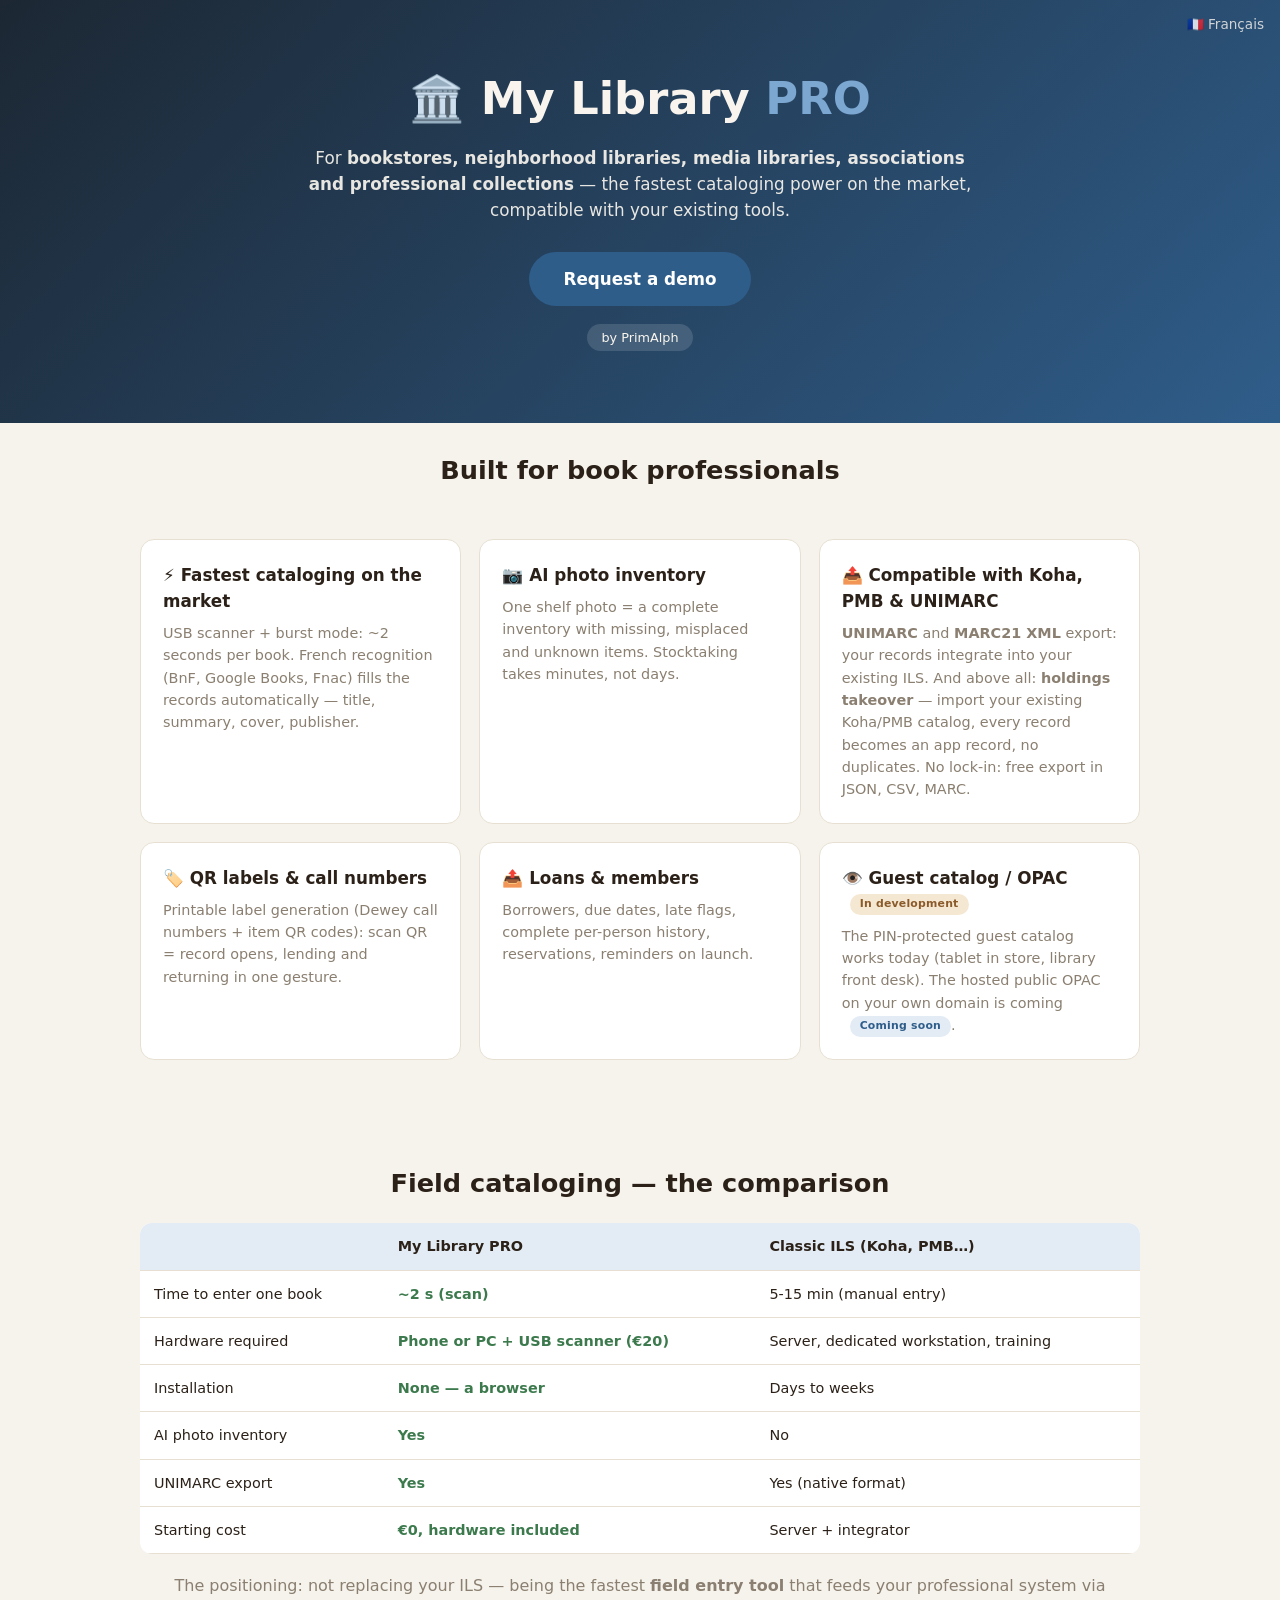
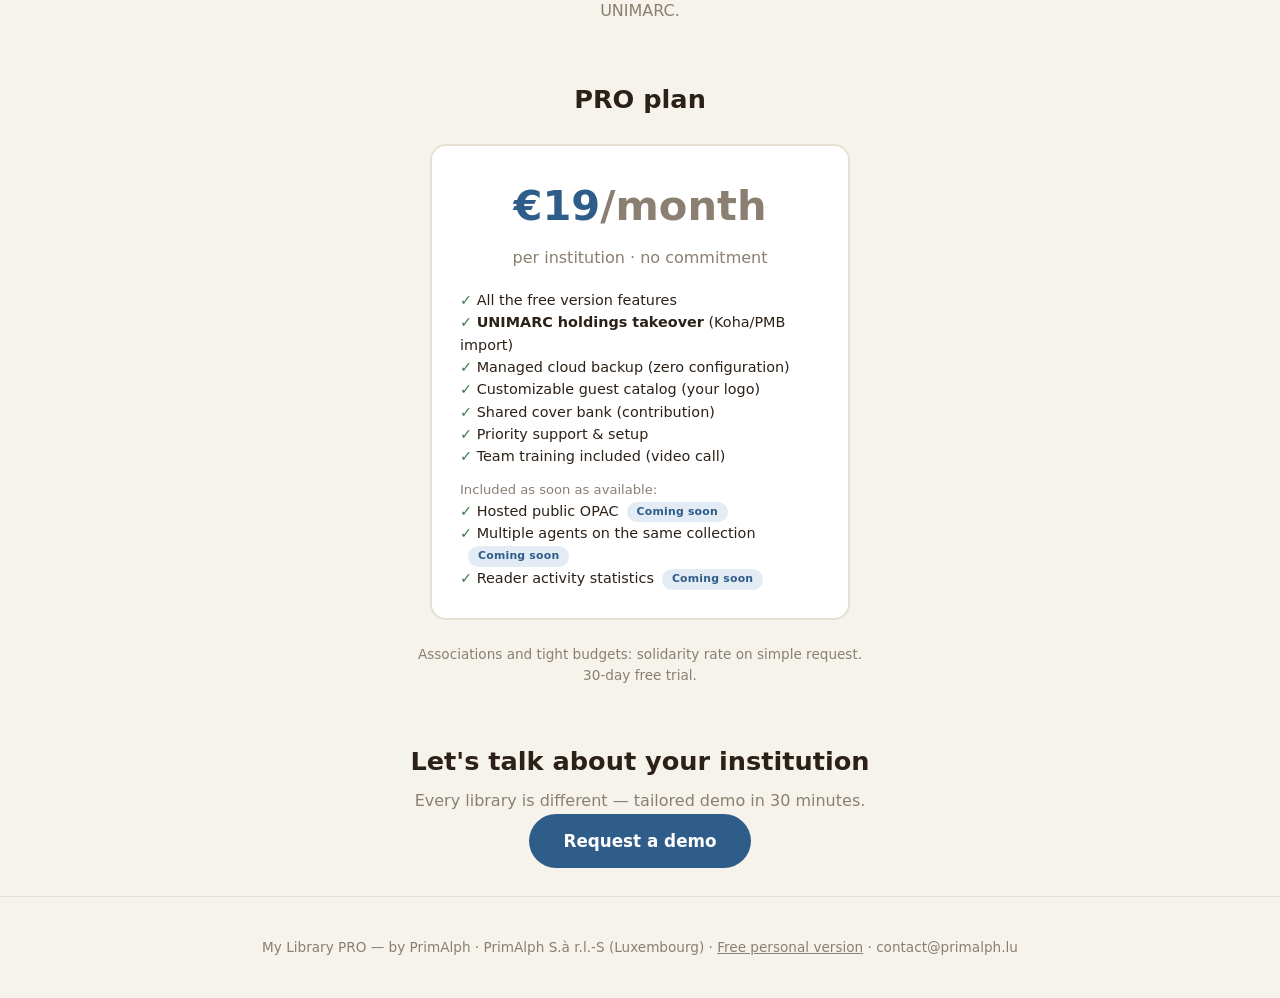
<file: site/en/pro.html>
<!DOCTYPE html>
<html lang="en">
<head>
<meta charset="UTF-8">
<meta name="viewport" content="width=device-width, initial-scale=1">
<title>My Library PRO — for bookstores, libraries and institutions</title>
<style>
:root { --bg:#f6f3ec; --panel:#fff; --ink:#2b2118; --muted:#8a7f70; --accent:#a5552a; --blue:#2f5d8a; --line:#e7e0d2; }
* { box-sizing:border-box; margin:0; padding:0; }
body { font-family:"Segoe UI",system-ui,sans-serif; background:var(--bg); color:var(--ink); line-height:1.55; }
.hero { background:linear-gradient(135deg,#1c2733,#2f5d8a); color:#f9f5ee; padding:64px 20px 72px; text-align:center; position:relative; }
.hero h1 { font-size:clamp(1.8rem,5vw,2.8rem); margin-bottom:12px; }
.hero p { max-width:680px; margin:0 auto 28px; font-size:1.05rem; opacity:.92; }
.cta { display:inline-block; background:var(--accent); color:#fff; padding:14px 34px; border-radius:999px; text-decoration:none; font-weight:600; font-size:1.05rem; }
.cta.blue { background:var(--blue); }
.badge { display:inline-block; background:#ffffff22; border-radius:999px; padding:4px 14px; font-size:.8rem; margin-top:18px; }
.lang { position:absolute; top:14px; right:16px; color:#f9f5eecc; font-size:.85rem; text-decoration:none; }
.wrap { max-width:1040px; margin:0 auto; padding:0 20px; }
.grid { display:grid; grid-template-columns:repeat(auto-fit,minmax(290px,1fr)); gap:18px; margin:48px 0; }
.card { background:var(--panel); border:1px solid var(--line); border-radius:14px; padding:22px; }
.card h3 { font-size:1.05rem; margin-bottom:8px; }
.card p { font-size:.9rem; color:var(--muted); }
section { padding:28px 0; }
h2 { text-align:center; font-size:1.6rem; margin-bottom:8px; }
.center { text-align:center; }
table { width:100%; border-collapse:collapse; background:var(--panel); border-radius:12px; overflow:hidden; margin:20px 0; }
th,td { padding:12px 14px; text-align:left; border-bottom:1px solid var(--line); font-size:.9rem; }
th { background:#e3ecf5; }
.price-card { background:var(--panel); border:2px solid var(--line); border-radius:16px; padding:28px; text-align:center; max-width:420px; margin:24px auto; }
.price { font-size:2.6rem; font-weight:700; color:var(--blue); }
.per { color:var(--muted); }
footer { text-align:center; padding:40px 20px; color:var(--muted); font-size:.85rem; border-top:1px solid var(--line); }
.check { color:#3c7a4d; font-weight:700; }
.tag { display:inline-block; font-size:.68rem; font-weight:700; border-radius:999px; padding:2px 10px; margin-left:8px; vertical-align:middle; letter-spacing:.02em; }
.tag.soon { background:#e3ecf5; color:#2f5d8a; }
.tag.dev { background:#f5e8d3; color:#8a5a2a; }
</style>
</head>
<body>
<div class="hero">
  <a class="lang" href="../pro.html">🇫🇷 Français</a>
  <h1>🏛️ My Library <span style="color:#7ba7d0">PRO</span></h1>
  <p>For <b>bookstores, neighborhood libraries, media libraries, associations and professional collections</b> — the fastest cataloging power on the market, compatible with your existing tools.</p>
  <a class="cta blue" href="mailto:contact@primalph.lu?subject=My%20Library%20PRO">Request a demo</a><br>
  <span class="badge">by PrimAlph</span>
</div>
<div class="wrap">
  <section>
    <h2>Built for book professionals</h2>
    <div class="grid">
      <div class="card"><h3>⚡ Fastest cataloging on the market</h3><p>USB scanner + burst mode: ~2 seconds per book. French recognition (BnF, Google Books, Fnac) fills the records automatically — title, summary, cover, publisher.</p></div>
      <div class="card"><h3>📷 AI photo inventory</h3><p>One shelf photo = a complete inventory with missing, misplaced and unknown items. Stocktaking takes minutes, not days.</p></div>
      <div class="card"><h3>📤 Compatible with Koha, PMB & UNIMARC</h3><p><b>UNIMARC</b> and <b>MARC21 XML</b> export: your records integrate into your existing ILS. And above all: <b>holdings takeover</b> — import your existing Koha/PMB catalog, every record becomes an app record, no duplicates. No lock-in: free export in JSON, CSV, MARC.</p></div>
      <div class="card"><h3>🏷️ QR labels & call numbers</h3><p>Printable label generation (Dewey call numbers + item QR codes): scan QR = record opens, lending and returning in one gesture.</p></div>
      <div class="card"><h3>📤 Loans & members</h3><p>Borrowers, due dates, late flags, complete per-person history, reservations, reminders on launch.</p></div>
      <div class="card"><h3>👁️ Guest catalog / OPAC<span class="tag dev">In development</span></h3><p>The PIN-protected guest catalog works today (tablet in store, library front desk). The hosted public OPAC on your own domain is coming<span class="tag soon">Coming soon</span>.</p></div>
    </div>
  </section>
  <section>
    <h2>Field cataloging — the comparison</h2>
    <table>
      <tr><th></th><th>My Library PRO</th><th>Classic ILS (Koha, PMB…)</th></tr>
      <tr><td>Time to enter one book</td><td class="check">~2 s (scan)</td><td>5-15 min (manual entry)</td></tr>
      <tr><td>Hardware required</td><td class="check">Phone or PC + USB scanner (€20)</td><td>Server, dedicated workstation, training</td></tr>
      <tr><td>Installation</td><td class="check">None — a browser</td><td>Days to weeks</td></tr>
      <tr><td>AI photo inventory</td><td class="check">Yes</td><td>No</td></tr>
      <tr><td>UNIMARC export</td><td class="check">Yes</td><td>Yes (native format)</td></tr>
      <tr><td>Starting cost</td><td class="check">€0, hardware included</td><td>Server + integrator</td></tr>
    </table>
    <p class="center" style="color:var(--muted)">The positioning: not replacing your ILS — being the fastest <b>field entry tool</b> that feeds your professional system via UNIMARC.</p>
  </section>
  <section>
    <h2>PRO plan</h2>
    <div class="price-card">
      <div class="price">€19<span class="per">/month</span></div>
      <p style="color:var(--muted);margin:8px 0 18px">per institution · no commitment</p>
      <p style="text-align:left;font-size:.9rem">
        <span class="check">✓</span> All the free version features<br>
        <span class="check">✓</span> <b>UNIMARC holdings takeover</b> (Koha/PMB import)<br>
        <span class="check">✓</span> Managed cloud backup (zero configuration)<br>
        <span class="check">✓</span> Customizable guest catalog (your logo)<br>
        <span class="check">✓</span> Shared cover bank (contribution)<br>
        <span class="check">✓</span> Priority support & setup<br>
        <span class="check">✓</span> Team training included (video call)<br>
        <span style="color:var(--muted);font-size:.82rem;display:block;margin-top:12px">Included as soon as available:</span>
        <span class="check">✓</span> Hosted public OPAC<span class="tag soon">Coming soon</span><br>
        <span class="check">✓</span> Multiple agents on the same collection<span class="tag soon">Coming soon</span><br>
        <span class="check">✓</span> Reader activity statistics<span class="tag soon">Coming soon</span>
      </p>
    </div>
    <p class="center" style="color:var(--muted);font-size:.85rem">Associations and tight budgets: solidarity rate on simple request.<br>30-day free trial.</p>
  </section>
  <section class="center">
    <h2>Let's talk about your institution</h2>
    <p style="color:var(--muted)">Every library is different — tailored demo in 30 minutes.</p>
    <p><a class="cta blue" href="mailto:contact@primalph.lu?subject=PRO%20demo%20request">Request a demo</a></p>
  </section>
</div>
<footer>My Library PRO — by PrimAlph · PrimAlph S.à r.l.-S (Luxembourg) · <a href="public.html" style="color:inherit">Free personal version</a> · contact@primalph.lu</footer>
</body>
</html>
</file>
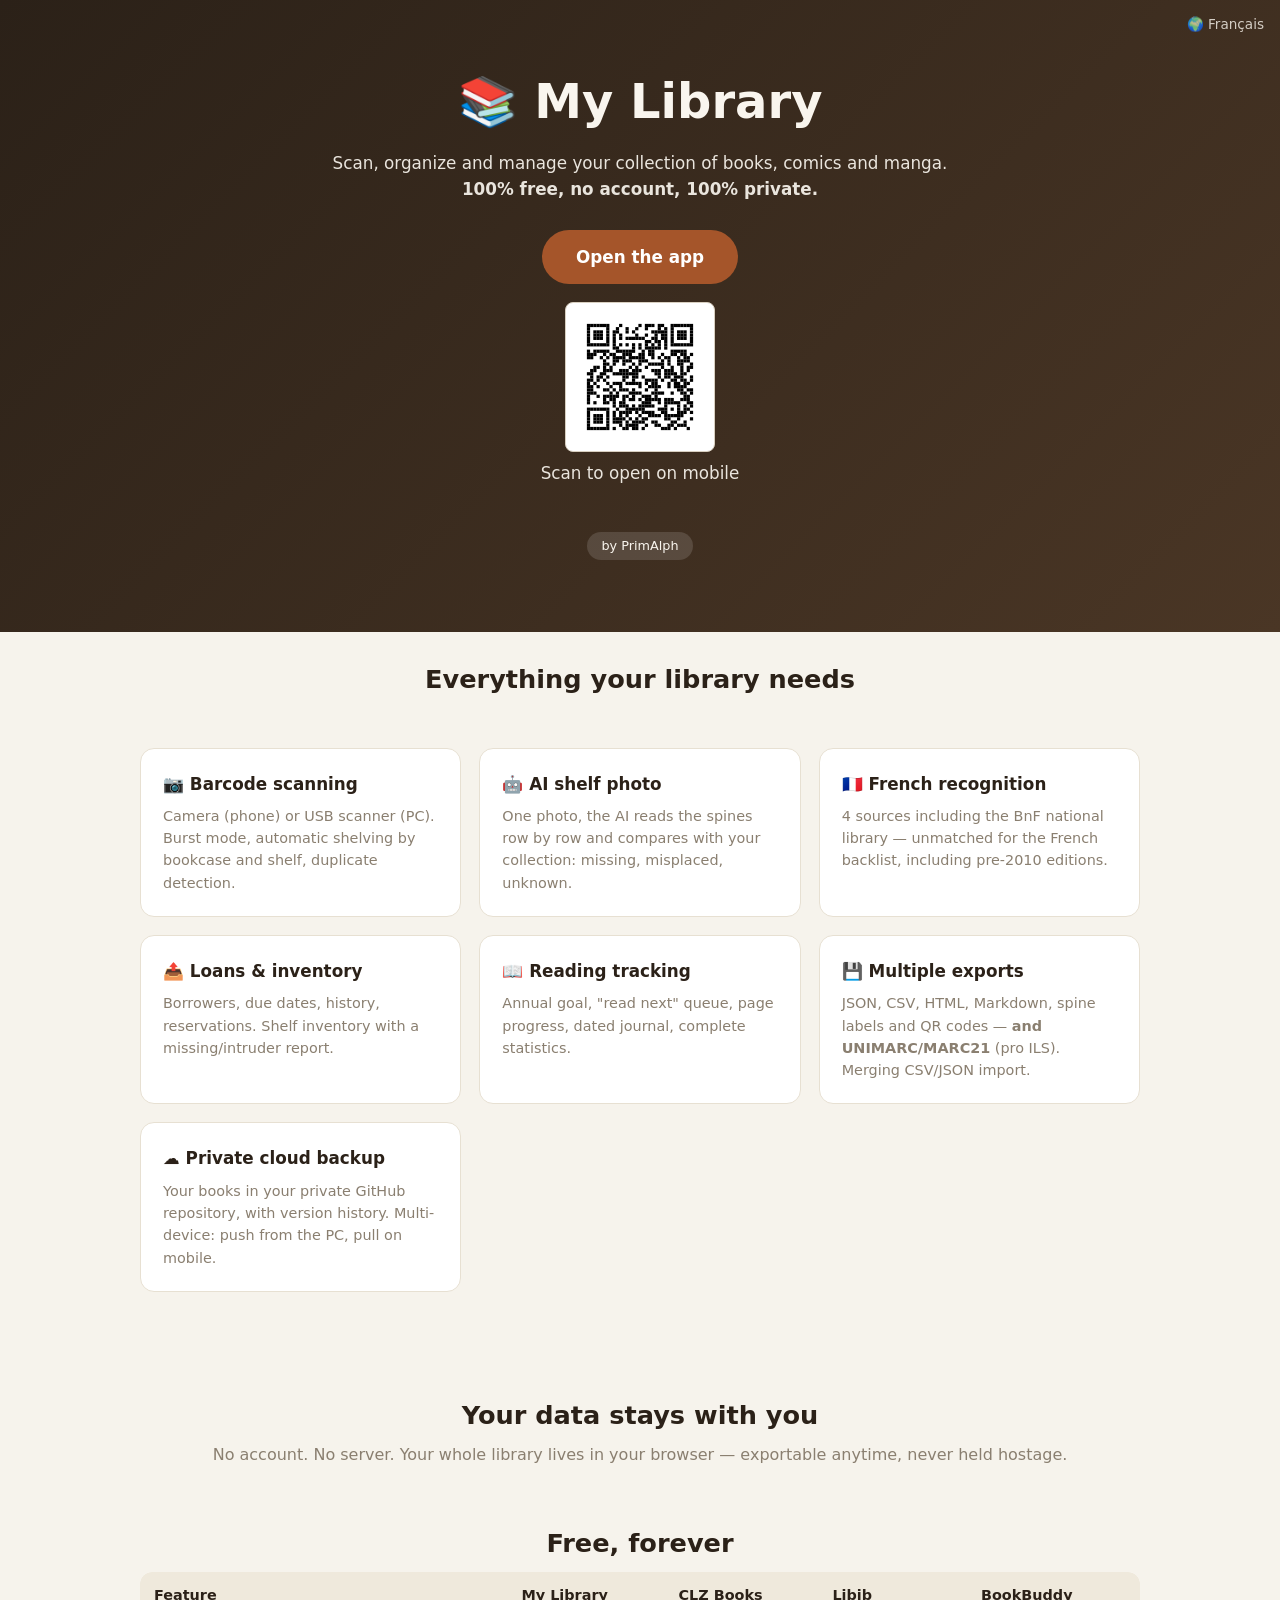
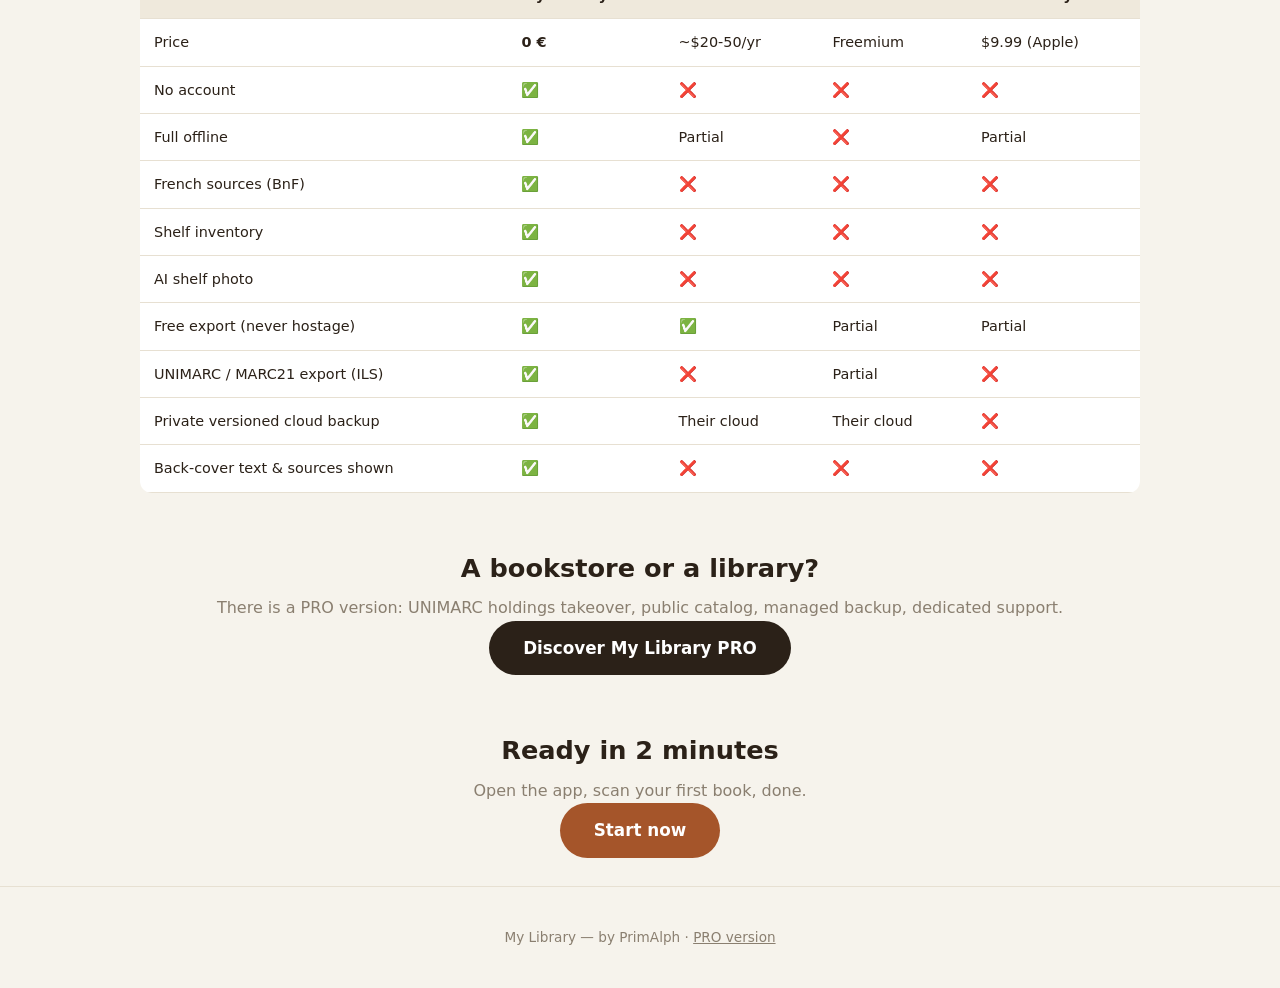
<file: site/en/public.html>
<!DOCTYPE html>
<html lang="en">
<head>
<meta charset="UTF-8">
<meta name="viewport" content="width=device-width, initial-scale=1">
<title>My Library — the personal library management app</title>
<style>
:root { --bg:#f6f3ec; --panel:#fff; --ink:#2b2118; --muted:#8a7f70; --accent:#a5552a; --line:#e7e0d2; }
* { box-sizing:border-box; margin:0; padding:0; }
body { font-family:"Segoe UI",system-ui,sans-serif; background:var(--bg); color:var(--ink); line-height:1.55; }
.hero { background:linear-gradient(135deg,#2b2118,#4a3625); color:#f9f5ee; padding:64px 20px 72px; text-align:center; }
.hero h1 { font-size:clamp(1.8rem,5vw,3rem); margin-bottom:12px; }
.hero p { max-width:640px; margin:0 auto 28px; font-size:1.05rem; opacity:.92; }
.cta { display:inline-block; background:var(--accent); color:#fff; padding:14px 34px; border-radius:999px; text-decoration:none; font-weight:600; font-size:1.05rem; }
.cta:hover { background:#8f4622; }
.badge { display:inline-block; background:#ffffff22; border-radius:999px; padding:4px 14px; font-size:.8rem; margin-top:18px; }
.lang { position:absolute; top:14px; right:16px; color:#f9f5eecc; font-size:.85rem; text-decoration:none; }
.wrap { max-width:1040px; margin:0 auto; padding:0 20px; }
.grid { display:grid; grid-template-columns:repeat(auto-fit,minmax(290px,1fr)); gap:18px; margin:48px 0; }
.card { background:var(--panel); border:1px solid var(--line); border-radius:14px; padding:22px; }
.card h3 { font-size:1.05rem; margin-bottom:8px; }
.card p { font-size:.9rem; color:var(--muted); }
section { padding:28px 0; }
h2 { text-align:center; font-size:1.6rem; margin-bottom:8px; }
.center { text-align:center; }
footer { text-align:center; padding:40px 20px; color:var(--muted); font-size:.85rem; border-top:1px solid var(--line); }
table { width:100%; border-collapse:collapse; background:var(--panel); border-radius:12px; overflow:hidden; }
th,td { padding:12px 14px; text-align:left; border-bottom:1px solid var(--line); font-size:.9rem; }
th { background:#efe9dc; }
</style>
</head>
<body>
<div class="hero" style="position:relative">
  <a class="lang" href="../public.html" title="Version française">🌍 Français</a>
  <h1>📚 My Library</h1>
  <p>Scan, organize and manage your collection of books, comics and manga.<br><b>100% free, no account, 100% private.</b></p>
  <a class="cta" href="https://chenzu-ai.github.io/bibliotheque-app/">Open the app</a><br>
<div class="qr-install" style="margin:18px auto;text-align:center">
  <img src="data:image/svg+xml,%3Csvg%20xmlns%3D%22http%3A//www.w3.org/2000/svg%22%20viewBox%3D%220%200%20164%20164%22%3E%3Crect%20width%3D%22164%22%20height%3D%22164%22%20fill%3D%22%23fff%22/%3E%3Crect%20x%3D%2216%22%20y%3D%2216%22%20width%3D%224%22%20height%3D%224%22%20fill%3D%22%23000%22/%3E%3Crect%20x%3D%2220%22%20y%3D%2216%22%20width%3D%224%22%20height%3D%224%22%20fill%3D%22%23000%22/%3E%3Crect%20x%3D%2224%22%20y%3D%2216%22%20width%3D%224%22%20height%3D%224%22%20fill%3D%22%23000%22/%3E%3Crect%20x%3D%2228%22%20y%3D%2216%22%20width%3D%224%22%20height%3D%224%22%20fill%3D%22%23000%22/%3E%3Crect%20x%3D%2232%22%20y%3D%2216%22%20width%3D%224%22%20height%3D%224%22%20fill%3D%22%23000%22/%3E%3Crect%20x%3D%2236%22%20y%3D%2216%22%20width%3D%224%22%20height%3D%224%22%20fill%3D%22%23000%22/%3E%3Crect%20x%3D%2240%22%20y%3D%2216%22%20width%3D%224%22%20height%3D%224%22%20fill%3D%22%23000%22/%3E%3Crect%20x%3D%2256%22%20y%3D%2216%22%20width%3D%224%22%20height%3D%224%22%20fill%3D%22%23000%22/%3E%3Crect%20x%3D%2280%22%20y%3D%2216%22%20width%3D%224%22%20height%3D%224%22%20fill%3D%22%23000%22/%3E%3Crect%20x%3D%2288%22%20y%3D%2216%22%20width%3D%224%22%20height%3D%224%22%20fill%3D%22%23000%22/%3E%3Crect%20x%3D%2292%22%20y%3D%2216%22%20width%3D%224%22%20height%3D%224%22%20fill%3D%22%23000%22/%3E%3Crect%20x%3D%2296%22%20y%3D%2216%22%20width%3D%224%22%20height%3D%224%22%20fill%3D%22%23000%22/%3E%3Crect%20x%3D%22104%22%20y%3D%2216%22%20width%3D%224%22%20height%3D%224%22%20fill%3D%22%23000%22/%3E%3Crect%20x%3D%22108%22%20y%3D%2216%22%20width%3D%224%22%20height%3D%224%22%20fill%3D%22%23000%22/%3E%3Crect%20x%3D%22120%22%20y%3D%2216%22%20width%3D%224%22%20height%3D%224%22%20fill%3D%22%23000%22/%3E%3Crect%20x%3D%22124%22%20y%3D%2216%22%20width%3D%224%22%20height%3D%224%22%20fill%3D%22%23000%22/%3E%3Crect%20x%3D%22128%22%20y%3D%2216%22%20width%3D%224%22%20height%3D%224%22%20fill%3D%22%23000%22/%3E%3Crect%20x%3D%22132%22%20y%3D%2216%22%20width%3D%224%22%20height%3D%224%22%20fill%3D%22%23000%22/%3E%3Crect%20x%3D%22136%22%20y%3D%2216%22%20width%3D%224%22%20height%3D%224%22%20fill%3D%22%23000%22/%3E%3Crect%20x%3D%22140%22%20y%3D%2216%22%20width%3D%224%22%20height%3D%224%22%20fill%3D%22%23000%22/%3E%3Crect%20x%3D%22144%22%20y%3D%2216%22%20width%3D%224%22%20height%3D%224%22%20fill%3D%22%23000%22/%3E%3Crect%20x%3D%2216%22%20y%3D%2220%22%20width%3D%224%22%20height%3D%224%22%20fill%3D%22%23000%22/%3E%3Crect%20x%3D%2240%22%20y%3D%2220%22%20width%3D%224%22%20height%3D%224%22%20fill%3D%22%23000%22/%3E%3Crect%20x%3D%2252%22%20y%3D%2220%22%20width%3D%224%22%20height%3D%224%22%20fill%3D%22%23000%22/%3E%3Crect%20x%3D%2264%22%20y%3D%2220%22%20width%3D%224%22%20height%3D%224%22%20fill%3D%22%23000%22/%3E%3Crect%20x%3D%2276%22%20y%3D%2220%22%20width%3D%224%22%20height%3D%224%22%20fill%3D%22%23000%22/%3E%3Crect%20x%3D%2288%22%20y%3D%2220%22%20width%3D%224%22%20height%3D%224%22%20fill%3D%22%23000%22/%3E%3Crect%20x%3D%22104%22%20y%3D%2220%22%20width%3D%224%22%20height%3D%224%22%20fill%3D%22%23000%22/%3E%3Crect%20x%3D%22112%22%20y%3D%2220%22%20width%3D%224%22%20height%3D%224%22%20fill%3D%22%23000%22/%3E%3Crect%20x%3D%22120%22%20y%3D%2220%22%20width%3D%224%22%20height%3D%224%22%20fill%3D%22%23000%22/%3E%3Crect%20x%3D%22144%22%20y%3D%2220%22%20width%3D%224%22%20height%3D%224%22%20fill%3D%22%23000%22/%3E%3Crect%20x%3D%2216%22%20y%3D%2224%22%20width%3D%224%22%20height%3D%224%22%20fill%3D%22%23000%22/%3E%3Crect%20x%3D%2224%22%20y%3D%2224%22%20width%3D%224%22%20height%3D%224%22%20fill%3D%22%23000%22/%3E%3Crect%20x%3D%2228%22%20y%3D%2224%22%20width%3D%224%22%20height%3D%224%22%20fill%3D%22%23000%22/%3E%3Crect%20x%3D%2232%22%20y%3D%2224%22%20width%3D%224%22%20height%3D%224%22%20fill%3D%22%23000%22/%3E%3Crect%20x%3D%2240%22%20y%3D%2224%22%20width%3D%224%22%20height%3D%224%22%20fill%3D%22%23000%22/%3E%3Crect%20x%3D%2248%22%20y%3D%2224%22%20width%3D%224%22%20height%3D%224%22%20fill%3D%22%23000%22/%3E%3Crect%20x%3D%2252%22%20y%3D%2224%22%20width%3D%224%22%20height%3D%224%22%20fill%3D%22%23000%22/%3E%3Crect%20x%3D%2264%22%20y%3D%2224%22%20width%3D%224%22%20height%3D%224%22%20fill%3D%22%23000%22/%3E%3Crect%20x%3D%2272%22%20y%3D%2224%22%20width%3D%224%22%20height%3D%224%22%20fill%3D%22%23000%22/%3E%3Crect%20x%3D%2296%22%20y%3D%2224%22%20width%3D%224%22%20height%3D%224%22%20fill%3D%22%23000%22/%3E%3Crect%20x%3D%22100%22%20y%3D%2224%22%20width%3D%224%22%20height%3D%224%22%20fill%3D%22%23000%22/%3E%3Crect%20x%3D%22104%22%20y%3D%2224%22%20width%3D%224%22%20height%3D%224%22%20fill%3D%22%23000%22/%3E%3Crect%20x%3D%22108%22%20y%3D%2224%22%20width%3D%224%22%20height%3D%224%22%20fill%3D%22%23000%22/%3E%3Crect%20x%3D%22112%22%20y%3D%2224%22%20width%3D%224%22%20height%3D%224%22%20fill%3D%22%23000%22/%3E%3Crect%20x%3D%22120%22%20y%3D%2224%22%20width%3D%224%22%20height%3D%224%22%20fill%3D%22%23000%22/%3E%3Crect%20x%3D%22128%22%20y%3D%2224%22%20width%3D%224%22%20height%3D%224%22%20fill%3D%22%23000%22/%3E%3Crect%20x%3D%22132%22%20y%3D%2224%22%20width%3D%224%22%20height%3D%224%22%20fill%3D%22%23000%22/%3E%3Crect%20x%3D%22136%22%20y%3D%2224%22%20width%3D%224%22%20height%3D%224%22%20fill%3D%22%23000%22/%3E%3Crect%20x%3D%22144%22%20y%3D%2224%22%20width%3D%224%22%20height%3D%224%22%20fill%3D%22%23000%22/%3E%3Crect%20x%3D%2216%22%20y%3D%2228%22%20width%3D%224%22%20height%3D%224%22%20fill%3D%22%23000%22/%3E%3Crect%20x%3D%2224%22%20y%3D%2228%22%20width%3D%224%22%20height%3D%224%22%20fill%3D%22%23000%22/%3E%3Crect%20x%3D%2228%22%20y%3D%2228%22%20width%3D%224%22%20height%3D%224%22%20fill%3D%22%23000%22/%3E%3Crect%20x%3D%2232%22%20y%3D%2228%22%20width%3D%224%22%20height%3D%224%22%20fill%3D%22%23000%22/%3E%3Crect%20x%3D%2240%22%20y%3D%2228%22%20width%3D%224%22%20height%3D%224%22%20fill%3D%22%23000%22/%3E%3Crect%20x%3D%2248%22%20y%3D%2228%22%20width%3D%224%22%20height%3D%224%22%20fill%3D%22%23000%22/%3E%3Crect%20x%3D%2256%22%20y%3D%2228%22%20width%3D%224%22%20height%3D%224%22%20fill%3D%22%23000%22/%3E%3Crect%20x%3D%2276%22%20y%3D%2228%22%20width%3D%224%22%20height%3D%224%22%20fill%3D%22%23000%22/%3E%3Crect%20x%3D%2288%22%20y%3D%2228%22%20width%3D%224%22%20height%3D%224%22%20fill%3D%22%23000%22/%3E%3Crect%20x%3D%22100%22%20y%3D%2228%22%20width%3D%224%22%20height%3D%224%22%20fill%3D%22%23000%22/%3E%3Crect%20x%3D%22108%22%20y%3D%2228%22%20width%3D%224%22%20height%3D%224%22%20fill%3D%22%23000%22/%3E%3Crect%20x%3D%22112%22%20y%3D%2228%22%20width%3D%224%22%20height%3D%224%22%20fill%3D%22%23000%22/%3E%3Crect%20x%3D%22120%22%20y%3D%2228%22%20width%3D%224%22%20height%3D%224%22%20fill%3D%22%23000%22/%3E%3Crect%20x%3D%22128%22%20y%3D%2228%22%20width%3D%224%22%20height%3D%224%22%20fill%3D%22%23000%22/%3E%3Crect%20x%3D%22132%22%20y%3D%2228%22%20width%3D%224%22%20height%3D%224%22%20fill%3D%22%23000%22/%3E%3Crect%20x%3D%22136%22%20y%3D%2228%22%20width%3D%224%22%20height%3D%224%22%20fill%3D%22%23000%22/%3E%3Crect%20x%3D%22144%22%20y%3D%2228%22%20width%3D%224%22%20height%3D%224%22%20fill%3D%22%23000%22/%3E%3Crect%20x%3D%2216%22%20y%3D%2232%22%20width%3D%224%22%20height%3D%224%22%20fill%3D%22%23000%22/%3E%3Crect%20x%3D%2224%22%20y%3D%2232%22%20width%3D%224%22%20height%3D%224%22%20fill%3D%22%23000%22/%3E%3Crect%20x%3D%2228%22%20y%3D%2232%22%20width%3D%224%22%20height%3D%224%22%20fill%3D%22%23000%22/%3E%3Crect%20x%3D%2232%22%20y%3D%2232%22%20width%3D%224%22%20height%3D%224%22%20fill%3D%22%23000%22/%3E%3Crect%20x%3D%2240%22%20y%3D%2232%22%20width%3D%224%22%20height%3D%224%22%20fill%3D%22%23000%22/%3E%3Crect%20x%3D%2248%22%20y%3D%2232%22%20width%3D%224%22%20height%3D%224%22%20fill%3D%22%23000%22/%3E%3Crect%20x%3D%2256%22%20y%3D%2232%22%20width%3D%224%22%20height%3D%224%22%20fill%3D%22%23000%22/%3E%3Crect%20x%3D%2264%22%20y%3D%2232%22%20width%3D%224%22%20height%3D%224%22%20fill%3D%22%23000%22/%3E%3Crect%20x%3D%2268%22%20y%3D%2232%22%20width%3D%224%22%20height%3D%224%22%20fill%3D%22%23000%22/%3E%3Crect%20x%3D%2272%22%20y%3D%2232%22%20width%3D%224%22%20height%3D%224%22%20fill%3D%22%23000%22/%3E%3Crect%20x%3D%2276%22%20y%3D%2232%22%20width%3D%224%22%20height%3D%224%22%20fill%3D%22%23000%22/%3E%3Crect%20x%3D%2280%22%20y%3D%2232%22%20width%3D%224%22%20height%3D%224%22%20fill%3D%22%23000%22/%3E%3Crect%20x%3D%2284%22%20y%3D%2232%22%20width%3D%224%22%20height%3D%224%22%20fill%3D%22%23000%22/%3E%3Crect%20x%3D%2296%22%20y%3D%2232%22%20width%3D%224%22%20height%3D%224%22%20fill%3D%22%23000%22/%3E%3Crect%20x%3D%22100%22%20y%3D%2232%22%20width%3D%224%22%20height%3D%224%22%20fill%3D%22%23000%22/%3E%3Crect%20x%3D%22108%22%20y%3D%2232%22%20width%3D%224%22%20height%3D%224%22%20fill%3D%22%23000%22/%3E%3Crect%20x%3D%22112%22%20y%3D%2232%22%20width%3D%224%22%20height%3D%224%22%20fill%3D%22%23000%22/%3E%3Crect%20x%3D%22120%22%20y%3D%2232%22%20width%3D%224%22%20height%3D%224%22%20fill%3D%22%23000%22/%3E%3Crect%20x%3D%22128%22%20y%3D%2232%22%20width%3D%224%22%20height%3D%224%22%20fill%3D%22%23000%22/%3E%3Crect%20x%3D%22132%22%20y%3D%2232%22%20width%3D%224%22%20height%3D%224%22%20fill%3D%22%23000%22/%3E%3Crect%20x%3D%22136%22%20y%3D%2232%22%20width%3D%224%22%20height%3D%224%22%20fill%3D%22%23000%22/%3E%3Crect%20x%3D%22144%22%20y%3D%2232%22%20width%3D%224%22%20height%3D%224%22%20fill%3D%22%23000%22/%3E%3Crect%20x%3D%2216%22%20y%3D%2236%22%20width%3D%224%22%20height%3D%224%22%20fill%3D%22%23000%22/%3E%3Crect%20x%3D%2240%22%20y%3D%2236%22%20width%3D%224%22%20height%3D%224%22%20fill%3D%22%23000%22/%3E%3Crect%20x%3D%2248%22%20y%3D%2236%22%20width%3D%224%22%20height%3D%224%22%20fill%3D%22%23000%22/%3E%3Crect%20x%3D%2288%22%20y%3D%2236%22%20width%3D%224%22%20height%3D%224%22%20fill%3D%22%23000%22/%3E%3Crect%20x%3D%2292%22%20y%3D%2236%22%20width%3D%224%22%20height%3D%224%22%20fill%3D%22%23000%22/%3E%3Crect%20x%3D%22100%22%20y%3D%2236%22%20width%3D%224%22%20height%3D%224%22%20fill%3D%22%23000%22/%3E%3Crect%20x%3D%22104%22%20y%3D%2236%22%20width%3D%224%22%20height%3D%224%22%20fill%3D%22%23000%22/%3E%3Crect%20x%3D%22112%22%20y%3D%2236%22%20width%3D%224%22%20height%3D%224%22%20fill%3D%22%23000%22/%3E%3Crect%20x%3D%22120%22%20y%3D%2236%22%20width%3D%224%22%20height%3D%224%22%20fill%3D%22%23000%22/%3E%3Crect%20x%3D%22144%22%20y%3D%2236%22%20width%3D%224%22%20height%3D%224%22%20fill%3D%22%23000%22/%3E%3Crect%20x%3D%2216%22%20y%3D%2240%22%20width%3D%224%22%20height%3D%224%22%20fill%3D%22%23000%22/%3E%3Crect%20x%3D%2220%22%20y%3D%2240%22%20width%3D%224%22%20height%3D%224%22%20fill%3D%22%23000%22/%3E%3Crect%20x%3D%2224%22%20y%3D%2240%22%20width%3D%224%22%20height%3D%224%22%20fill%3D%22%23000%22/%3E%3Crect%20x%3D%2228%22%20y%3D%2240%22%20width%3D%224%22%20height%3D%224%22%20fill%3D%22%23000%22/%3E%3Crect%20x%3D%2232%22%20y%3D%2240%22%20width%3D%224%22%20height%3D%224%22%20fill%3D%22%23000%22/%3E%3Crect%20x%3D%2236%22%20y%3D%2240%22%20width%3D%224%22%20height%3D%224%22%20fill%3D%22%23000%22/%3E%3Crect%20x%3D%2240%22%20y%3D%2240%22%20width%3D%224%22%20height%3D%224%22%20fill%3D%22%23000%22/%3E%3Crect%20x%3D%2248%22%20y%3D%2240%22%20width%3D%224%22%20height%3D%224%22%20fill%3D%22%23000%22/%3E%3Crect%20x%3D%2256%22%20y%3D%2240%22%20width%3D%224%22%20height%3D%224%22%20fill%3D%22%23000%22/%3E%3Crect%20x%3D%2264%22%20y%3D%2240%22%20width%3D%224%22%20height%3D%224%22%20fill%3D%22%23000%22/%3E%3Crect%20x%3D%2272%22%20y%3D%2240%22%20width%3D%224%22%20height%3D%224%22%20fill%3D%22%23000%22/%3E%3Crect%20x%3D%2280%22%20y%3D%2240%22%20width%3D%224%22%20height%3D%224%22%20fill%3D%22%23000%22/%3E%3Crect%20x%3D%2288%22%20y%3D%2240%22%20width%3D%224%22%20height%3D%224%22%20fill%3D%22%23000%22/%3E%3Crect%20x%3D%2296%22%20y%3D%2240%22%20width%3D%224%22%20height%3D%224%22%20fill%3D%22%23000%22/%3E%3Crect%20x%3D%22104%22%20y%3D%2240%22%20width%3D%224%22%20height%3D%224%22%20fill%3D%22%23000%22/%3E%3Crect%20x%3D%22112%22%20y%3D%2240%22%20width%3D%224%22%20height%3D%224%22%20fill%3D%22%23000%22/%3E%3Crect%20x%3D%22120%22%20y%3D%2240%22%20width%3D%224%22%20height%3D%224%22%20fill%3D%22%23000%22/%3E%3Crect%20x%3D%22124%22%20y%3D%2240%22%20width%3D%224%22%20height%3D%224%22%20fill%3D%22%23000%22/%3E%3Crect%20x%3D%22128%22%20y%3D%2240%22%20width%3D%224%22%20height%3D%224%22%20fill%3D%22%23000%22/%3E%3Crect%20x%3D%22132%22%20y%3D%2240%22%20width%3D%224%22%20height%3D%224%22%20fill%3D%22%23000%22/%3E%3Crect%20x%3D%22136%22%20y%3D%2240%22%20width%3D%224%22%20height%3D%224%22%20fill%3D%22%23000%22/%3E%3Crect%20x%3D%22140%22%20y%3D%2240%22%20width%3D%224%22%20height%3D%224%22%20fill%3D%22%23000%22/%3E%3Crect%20x%3D%22144%22%20y%3D%2240%22%20width%3D%224%22%20height%3D%224%22%20fill%3D%22%23000%22/%3E%3Crect%20x%3D%2248%22%20y%3D%2244%22%20width%3D%224%22%20height%3D%224%22%20fill%3D%22%23000%22/%3E%3Crect%20x%3D%2252%22%20y%3D%2244%22%20width%3D%224%22%20height%3D%224%22%20fill%3D%22%23000%22/%3E%3Crect%20x%3D%2272%22%20y%3D%2244%22%20width%3D%224%22%20height%3D%224%22%20fill%3D%22%23000%22/%3E%3Crect%20x%3D%2280%22%20y%3D%2244%22%20width%3D%224%22%20height%3D%224%22%20fill%3D%22%23000%22/%3E%3Crect%20x%3D%2288%22%20y%3D%2244%22%20width%3D%224%22%20height%3D%224%22%20fill%3D%22%23000%22/%3E%3Crect%20x%3D%2292%22%20y%3D%2244%22%20width%3D%224%22%20height%3D%224%22%20fill%3D%22%23000%22/%3E%3Crect%20x%3D%2296%22%20y%3D%2244%22%20width%3D%224%22%20height%3D%224%22%20fill%3D%22%23000%22/%3E%3Crect%20x%3D%22100%22%20y%3D%2244%22%20width%3D%224%22%20height%3D%224%22%20fill%3D%22%23000%22/%3E%3Crect%20x%3D%22104%22%20y%3D%2244%22%20width%3D%224%22%20height%3D%224%22%20fill%3D%22%23000%22/%3E%3Crect%20x%3D%22112%22%20y%3D%2244%22%20width%3D%224%22%20height%3D%224%22%20fill%3D%22%23000%22/%3E%3Crect%20x%3D%2216%22%20y%3D%2248%22%20width%3D%224%22%20height%3D%224%22%20fill%3D%22%23000%22/%3E%3Crect%20x%3D%2224%22%20y%3D%2248%22%20width%3D%224%22%20height%3D%224%22%20fill%3D%22%23000%22/%3E%3Crect%20x%3D%2228%22%20y%3D%2248%22%20width%3D%224%22%20height%3D%224%22%20fill%3D%22%23000%22/%3E%3Crect%20x%3D%2232%22%20y%3D%2248%22%20width%3D%224%22%20height%3D%224%22%20fill%3D%22%23000%22/%3E%3Crect%20x%3D%2236%22%20y%3D%2248%22%20width%3D%224%22%20height%3D%224%22%20fill%3D%22%23000%22/%3E%3Crect%20x%3D%2240%22%20y%3D%2248%22%20width%3D%224%22%20height%3D%224%22%20fill%3D%22%23000%22/%3E%3Crect%20x%3D%2252%22%20y%3D%2248%22%20width%3D%224%22%20height%3D%224%22%20fill%3D%22%23000%22/%3E%3Crect%20x%3D%2256%22%20y%3D%2248%22%20width%3D%224%22%20height%3D%224%22%20fill%3D%22%23000%22/%3E%3Crect%20x%3D%2260%22%20y%3D%2248%22%20width%3D%224%22%20height%3D%224%22%20fill%3D%22%23000%22/%3E%3Crect%20x%3D%2264%22%20y%3D%2248%22%20width%3D%224%22%20height%3D%224%22%20fill%3D%22%23000%22/%3E%3Crect%20x%3D%2268%22%20y%3D%2248%22%20width%3D%224%22%20height%3D%224%22%20fill%3D%22%23000%22/%3E%3Crect%20x%3D%2272%22%20y%3D%2248%22%20width%3D%224%22%20height%3D%224%22%20fill%3D%22%23000%22/%3E%3Crect%20x%3D%2284%22%20y%3D%2248%22%20width%3D%224%22%20height%3D%224%22%20fill%3D%22%23000%22/%3E%3Crect%20x%3D%2292%22%20y%3D%2248%22%20width%3D%224%22%20height%3D%224%22%20fill%3D%22%23000%22/%3E%3Crect%20x%3D%2296%22%20y%3D%2248%22%20width%3D%224%22%20height%3D%224%22%20fill%3D%22%23000%22/%3E%3Crect%20x%3D%22120%22%20y%3D%2248%22%20width%3D%224%22%20height%3D%224%22%20fill%3D%22%23000%22/%3E%3Crect%20x%3D%22124%22%20y%3D%2248%22%20width%3D%224%22%20height%3D%224%22%20fill%3D%22%23000%22/%3E%3Crect%20x%3D%22128%22%20y%3D%2248%22%20width%3D%224%22%20height%3D%224%22%20fill%3D%22%23000%22/%3E%3Crect%20x%3D%22132%22%20y%3D%2248%22%20width%3D%224%22%20height%3D%224%22%20fill%3D%22%23000%22/%3E%3Crect%20x%3D%22136%22%20y%3D%2248%22%20width%3D%224%22%20height%3D%224%22%20fill%3D%22%23000%22/%3E%3Crect%20x%3D%2216%22%20y%3D%2252%22%20width%3D%224%22%20height%3D%224%22%20fill%3D%22%23000%22/%3E%3Crect%20x%3D%2220%22%20y%3D%2252%22%20width%3D%224%22%20height%3D%224%22%20fill%3D%22%23000%22/%3E%3Crect%20x%3D%2224%22%20y%3D%2252%22%20width%3D%224%22%20height%3D%224%22%20fill%3D%22%23000%22/%3E%3Crect%20x%3D%2236%22%20y%3D%2252%22%20width%3D%224%22%20height%3D%224%22%20fill%3D%22%23000%22/%3E%3Crect%20x%3D%2244%22%20y%3D%2252%22%20width%3D%224%22%20height%3D%224%22%20fill%3D%22%23000%22/%3E%3Crect%20x%3D%2248%22%20y%3D%2252%22%20width%3D%224%22%20height%3D%224%22%20fill%3D%22%23000%22/%3E%3Crect%20x%3D%2260%22%20y%3D%2252%22%20width%3D%224%22%20height%3D%224%22%20fill%3D%22%23000%22/%3E%3Crect%20x%3D%2264%22%20y%3D%2252%22%20width%3D%224%22%20height%3D%224%22%20fill%3D%22%23000%22/%3E%3Crect%20x%3D%2268%22%20y%3D%2252%22%20width%3D%224%22%20height%3D%224%22%20fill%3D%22%23000%22/%3E%3Crect%20x%3D%2280%22%20y%3D%2252%22%20width%3D%224%22%20height%3D%224%22%20fill%3D%22%23000%22/%3E%3Crect%20x%3D%2284%22%20y%3D%2252%22%20width%3D%224%22%20height%3D%224%22%20fill%3D%22%23000%22/%3E%3Crect%20x%3D%2292%22%20y%3D%2252%22%20width%3D%224%22%20height%3D%224%22%20fill%3D%22%23000%22/%3E%3Crect%20x%3D%2296%22%20y%3D%2252%22%20width%3D%224%22%20height%3D%224%22%20fill%3D%22%23000%22/%3E%3Crect%20x%3D%22108%22%20y%3D%2252%22%20width%3D%224%22%20height%3D%224%22%20fill%3D%22%23000%22/%3E%3Crect%20x%3D%22120%22%20y%3D%2252%22%20width%3D%224%22%20height%3D%224%22%20fill%3D%22%23000%22/%3E%3Crect%20x%3D%22124%22%20y%3D%2252%22%20width%3D%224%22%20height%3D%224%22%20fill%3D%22%23000%22/%3E%3Crect%20x%3D%22132%22%20y%3D%2252%22%20width%3D%224%22%20height%3D%224%22%20fill%3D%22%23000%22/%3E%3Crect%20x%3D%22136%22%20y%3D%2252%22%20width%3D%224%22%20height%3D%224%22%20fill%3D%22%23000%22/%3E%3Crect%20x%3D%22144%22%20y%3D%2252%22%20width%3D%224%22%20height%3D%224%22%20fill%3D%22%23000%22/%3E%3Crect%20x%3D%2216%22%20y%3D%2256%22%20width%3D%224%22%20height%3D%224%22%20fill%3D%22%23000%22/%3E%3Crect%20x%3D%2220%22%20y%3D%2256%22%20width%3D%224%22%20height%3D%224%22%20fill%3D%22%23000%22/%3E%3Crect%20x%3D%2232%22%20y%3D%2256%22%20width%3D%224%22%20height%3D%224%22%20fill%3D%22%23000%22/%3E%3Crect%20x%3D%2240%22%20y%3D%2256%22%20width%3D%224%22%20height%3D%224%22%20fill%3D%22%23000%22/%3E%3Crect%20x%3D%2248%22%20y%3D%2256%22%20width%3D%224%22%20height%3D%224%22%20fill%3D%22%23000%22/%3E%3Crect%20x%3D%2252%22%20y%3D%2256%22%20width%3D%224%22%20height%3D%224%22%20fill%3D%22%23000%22/%3E%3Crect%20x%3D%2256%22%20y%3D%2256%22%20width%3D%224%22%20height%3D%224%22%20fill%3D%22%23000%22/%3E%3Crect%20x%3D%2260%22%20y%3D%2256%22%20width%3D%224%22%20height%3D%224%22%20fill%3D%22%23000%22/%3E%3Crect%20x%3D%2268%22%20y%3D%2256%22%20width%3D%224%22%20height%3D%224%22%20fill%3D%22%23000%22/%3E%3Crect%20x%3D%2272%22%20y%3D%2256%22%20width%3D%224%22%20height%3D%224%22%20fill%3D%22%23000%22/%3E%3Crect%20x%3D%2276%22%20y%3D%2256%22%20width%3D%224%22%20height%3D%224%22%20fill%3D%22%23000%22/%3E%3Crect%20x%3D%2280%22%20y%3D%2256%22%20width%3D%224%22%20height%3D%224%22%20fill%3D%22%23000%22/%3E%3Crect%20x%3D%2284%22%20y%3D%2256%22%20width%3D%224%22%20height%3D%224%22%20fill%3D%22%23000%22/%3E%3Crect%20x%3D%2296%22%20y%3D%2256%22%20width%3D%224%22%20height%3D%224%22%20fill%3D%22%23000%22/%3E%3Crect%20x%3D%22104%22%20y%3D%2256%22%20width%3D%224%22%20height%3D%224%22%20fill%3D%22%23000%22/%3E%3Crect%20x%3D%22112%22%20y%3D%2256%22%20width%3D%224%22%20height%3D%224%22%20fill%3D%22%23000%22/%3E%3Crect%20x%3D%22116%22%20y%3D%2256%22%20width%3D%224%22%20height%3D%224%22%20fill%3D%22%23000%22/%3E%3Crect%20x%3D%22128%22%20y%3D%2256%22%20width%3D%224%22%20height%3D%224%22%20fill%3D%22%23000%22/%3E%3Crect%20x%3D%22136%22%20y%3D%2256%22%20width%3D%224%22%20height%3D%224%22%20fill%3D%22%23000%22/%3E%3Crect%20x%3D%22140%22%20y%3D%2256%22%20width%3D%224%22%20height%3D%224%22%20fill%3D%22%23000%22/%3E%3Crect%20x%3D%2236%22%20y%3D%2260%22%20width%3D%224%22%20height%3D%224%22%20fill%3D%22%23000%22/%3E%3Crect%20x%3D%2248%22%20y%3D%2260%22%20width%3D%224%22%20height%3D%224%22%20fill%3D%22%23000%22/%3E%3Crect%20x%3D%2252%22%20y%3D%2260%22%20width%3D%224%22%20height%3D%224%22%20fill%3D%22%23000%22/%3E%3Crect%20x%3D%2260%22%20y%3D%2260%22%20width%3D%224%22%20height%3D%224%22%20fill%3D%22%23000%22/%3E%3Crect%20x%3D%2264%22%20y%3D%2260%22%20width%3D%224%22%20height%3D%224%22%20fill%3D%22%23000%22/%3E%3Crect%20x%3D%2268%22%20y%3D%2260%22%20width%3D%224%22%20height%3D%224%22%20fill%3D%22%23000%22/%3E%3Crect%20x%3D%2280%22%20y%3D%2260%22%20width%3D%224%22%20height%3D%224%22%20fill%3D%22%23000%22/%3E%3Crect%20x%3D%2284%22%20y%3D%2260%22%20width%3D%224%22%20height%3D%224%22%20fill%3D%22%23000%22/%3E%3Crect%20x%3D%2288%22%20y%3D%2260%22%20width%3D%224%22%20height%3D%224%22%20fill%3D%22%23000%22/%3E%3Crect%20x%3D%22108%22%20y%3D%2260%22%20width%3D%224%22%20height%3D%224%22%20fill%3D%22%23000%22/%3E%3Crect%20x%3D%22116%22%20y%3D%2260%22%20width%3D%224%22%20height%3D%224%22%20fill%3D%22%23000%22/%3E%3Crect%20x%3D%22128%22%20y%3D%2260%22%20width%3D%224%22%20height%3D%224%22%20fill%3D%22%23000%22/%3E%3Crect%20x%3D%22132%22%20y%3D%2260%22%20width%3D%224%22%20height%3D%224%22%20fill%3D%22%23000%22/%3E%3Crect%20x%3D%22136%22%20y%3D%2260%22%20width%3D%224%22%20height%3D%224%22%20fill%3D%22%23000%22/%3E%3Crect%20x%3D%22140%22%20y%3D%2260%22%20width%3D%224%22%20height%3D%224%22%20fill%3D%22%23000%22/%3E%3Crect%20x%3D%2236%22%20y%3D%2264%22%20width%3D%224%22%20height%3D%224%22%20fill%3D%22%23000%22/%3E%3Crect%20x%3D%2240%22%20y%3D%2264%22%20width%3D%224%22%20height%3D%224%22%20fill%3D%22%23000%22/%3E%3Crect%20x%3D%2248%22%20y%3D%2264%22%20width%3D%224%22%20height%3D%224%22%20fill%3D%22%23000%22/%3E%3Crect%20x%3D%2260%22%20y%3D%2264%22%20width%3D%224%22%20height%3D%224%22%20fill%3D%22%23000%22/%3E%3Crect%20x%3D%2272%22%20y%3D%2264%22%20width%3D%224%22%20height%3D%224%22%20fill%3D%22%23000%22/%3E%3Crect%20x%3D%2280%22%20y%3D%2264%22%20width%3D%224%22%20height%3D%224%22%20fill%3D%22%23000%22/%3E%3Crect%20x%3D%2292%22%20y%3D%2264%22%20width%3D%224%22%20height%3D%224%22%20fill%3D%22%23000%22/%3E%3Crect%20x%3D%2296%22%20y%3D%2264%22%20width%3D%224%22%20height%3D%224%22%20fill%3D%22%23000%22/%3E%3Crect%20x%3D%22100%22%20y%3D%2264%22%20width%3D%224%22%20height%3D%224%22%20fill%3D%22%23000%22/%3E%3Crect%20x%3D%22104%22%20y%3D%2264%22%20width%3D%224%22%20height%3D%224%22%20fill%3D%22%23000%22/%3E%3Crect%20x%3D%22108%22%20y%3D%2264%22%20width%3D%224%22%20height%3D%224%22%20fill%3D%22%23000%22/%3E%3Crect%20x%3D%22116%22%20y%3D%2264%22%20width%3D%224%22%20height%3D%224%22%20fill%3D%22%23000%22/%3E%3Crect%20x%3D%22128%22%20y%3D%2264%22%20width%3D%224%22%20height%3D%224%22%20fill%3D%22%23000%22/%3E%3Crect%20x%3D%22132%22%20y%3D%2264%22%20width%3D%224%22%20height%3D%224%22%20fill%3D%22%23000%22/%3E%3Crect%20x%3D%22144%22%20y%3D%2264%22%20width%3D%224%22%20height%3D%224%22%20fill%3D%22%23000%22/%3E%3Crect%20x%3D%2224%22%20y%3D%2268%22%20width%3D%224%22%20height%3D%224%22%20fill%3D%22%23000%22/%3E%3Crect%20x%3D%2228%22%20y%3D%2268%22%20width%3D%224%22%20height%3D%224%22%20fill%3D%22%23000%22/%3E%3Crect%20x%3D%2236%22%20y%3D%2268%22%20width%3D%224%22%20height%3D%224%22%20fill%3D%22%23000%22/%3E%3Crect%20x%3D%2244%22%20y%3D%2268%22%20width%3D%224%22%20height%3D%224%22%20fill%3D%22%23000%22/%3E%3Crect%20x%3D%2268%22%20y%3D%2268%22%20width%3D%224%22%20height%3D%224%22%20fill%3D%22%23000%22/%3E%3Crect%20x%3D%2276%22%20y%3D%2268%22%20width%3D%224%22%20height%3D%224%22%20fill%3D%22%23000%22/%3E%3Crect%20x%3D%2288%22%20y%3D%2268%22%20width%3D%224%22%20height%3D%224%22%20fill%3D%22%23000%22/%3E%3Crect%20x%3D%22108%22%20y%3D%2268%22%20width%3D%224%22%20height%3D%224%22%20fill%3D%22%23000%22/%3E%3Crect%20x%3D%22120%22%20y%3D%2268%22%20width%3D%224%22%20height%3D%224%22%20fill%3D%22%23000%22/%3E%3Crect%20x%3D%22132%22%20y%3D%2268%22%20width%3D%224%22%20height%3D%224%22%20fill%3D%22%23000%22/%3E%3Crect%20x%3D%22140%22%20y%3D%2268%22%20width%3D%224%22%20height%3D%224%22%20fill%3D%22%23000%22/%3E%3Crect%20x%3D%22144%22%20y%3D%2268%22%20width%3D%224%22%20height%3D%224%22%20fill%3D%22%23000%22/%3E%3Crect%20x%3D%2220%22%20y%3D%2272%22%20width%3D%224%22%20height%3D%224%22%20fill%3D%22%23000%22/%3E%3Crect%20x%3D%2224%22%20y%3D%2272%22%20width%3D%224%22%20height%3D%224%22%20fill%3D%22%23000%22/%3E%3Crect%20x%3D%2236%22%20y%3D%2272%22%20width%3D%224%22%20height%3D%224%22%20fill%3D%22%23000%22/%3E%3Crect%20x%3D%2240%22%20y%3D%2272%22%20width%3D%224%22%20height%3D%224%22%20fill%3D%22%23000%22/%3E%3Crect%20x%3D%2244%22%20y%3D%2272%22%20width%3D%224%22%20height%3D%224%22%20fill%3D%22%23000%22/%3E%3Crect%20x%3D%2256%22%20y%3D%2272%22%20width%3D%224%22%20height%3D%224%22%20fill%3D%22%23000%22/%3E%3Crect%20x%3D%2260%22%20y%3D%2272%22%20width%3D%224%22%20height%3D%224%22%20fill%3D%22%23000%22/%3E%3Crect%20x%3D%2264%22%20y%3D%2272%22%20width%3D%224%22%20height%3D%224%22%20fill%3D%22%23000%22/%3E%3Crect%20x%3D%2272%22%20y%3D%2272%22%20width%3D%224%22%20height%3D%224%22%20fill%3D%22%23000%22/%3E%3Crect%20x%3D%2276%22%20y%3D%2272%22%20width%3D%224%22%20height%3D%224%22%20fill%3D%22%23000%22/%3E%3Crect%20x%3D%2280%22%20y%3D%2272%22%20width%3D%224%22%20height%3D%224%22%20fill%3D%22%23000%22/%3E%3Crect%20x%3D%2296%22%20y%3D%2272%22%20width%3D%224%22%20height%3D%224%22%20fill%3D%22%23000%22/%3E%3Crect%20x%3D%22100%22%20y%3D%2272%22%20width%3D%224%22%20height%3D%224%22%20fill%3D%22%23000%22/%3E%3Crect%20x%3D%22104%22%20y%3D%2272%22%20width%3D%224%22%20height%3D%224%22%20fill%3D%22%23000%22/%3E%3Crect%20x%3D%22112%22%20y%3D%2272%22%20width%3D%224%22%20height%3D%224%22%20fill%3D%22%23000%22/%3E%3Crect%20x%3D%22116%22%20y%3D%2272%22%20width%3D%224%22%20height%3D%224%22%20fill%3D%22%23000%22/%3E%3Crect%20x%3D%22120%22%20y%3D%2272%22%20width%3D%224%22%20height%3D%224%22%20fill%3D%22%23000%22/%3E%3Crect%20x%3D%22132%22%20y%3D%2272%22%20width%3D%224%22%20height%3D%224%22%20fill%3D%22%23000%22/%3E%3Crect%20x%3D%22140%22%20y%3D%2272%22%20width%3D%224%22%20height%3D%224%22%20fill%3D%22%23000%22/%3E%3Crect%20x%3D%2216%22%20y%3D%2276%22%20width%3D%224%22%20height%3D%224%22%20fill%3D%22%23000%22/%3E%3Crect%20x%3D%2220%22%20y%3D%2276%22%20width%3D%224%22%20height%3D%224%22%20fill%3D%22%23000%22/%3E%3Crect%20x%3D%2232%22%20y%3D%2276%22%20width%3D%224%22%20height%3D%224%22%20fill%3D%22%23000%22/%3E%3Crect%20x%3D%2236%22%20y%3D%2276%22%20width%3D%224%22%20height%3D%224%22%20fill%3D%22%23000%22/%3E%3Crect%20x%3D%2248%22%20y%3D%2276%22%20width%3D%224%22%20height%3D%224%22%20fill%3D%22%23000%22/%3E%3Crect%20x%3D%2252%22%20y%3D%2276%22%20width%3D%224%22%20height%3D%224%22%20fill%3D%22%23000%22/%3E%3Crect%20x%3D%2256%22%20y%3D%2276%22%20width%3D%224%22%20height%3D%224%22%20fill%3D%22%23000%22/%3E%3Crect%20x%3D%2260%22%20y%3D%2276%22%20width%3D%224%22%20height%3D%224%22%20fill%3D%22%23000%22/%3E%3Crect%20x%3D%2264%22%20y%3D%2276%22%20width%3D%224%22%20height%3D%224%22%20fill%3D%22%23000%22/%3E%3Crect%20x%3D%2268%22%20y%3D%2276%22%20width%3D%224%22%20height%3D%224%22%20fill%3D%22%23000%22/%3E%3Crect%20x%3D%2272%22%20y%3D%2276%22%20width%3D%224%22%20height%3D%224%22%20fill%3D%22%23000%22/%3E%3Crect%20x%3D%2276%22%20y%3D%2276%22%20width%3D%224%22%20height%3D%224%22%20fill%3D%22%23000%22/%3E%3Crect%20x%3D%22100%22%20y%3D%2276%22%20width%3D%224%22%20height%3D%224%22%20fill%3D%22%23000%22/%3E%3Crect%20x%3D%22104%22%20y%3D%2276%22%20width%3D%224%22%20height%3D%224%22%20fill%3D%22%23000%22/%3E%3Crect%20x%3D%22112%22%20y%3D%2276%22%20width%3D%224%22%20height%3D%224%22%20fill%3D%22%23000%22/%3E%3Crect%20x%3D%22116%22%20y%3D%2276%22%20width%3D%224%22%20height%3D%224%22%20fill%3D%22%23000%22/%3E%3Crect%20x%3D%22120%22%20y%3D%2276%22%20width%3D%224%22%20height%3D%224%22%20fill%3D%22%23000%22/%3E%3Crect%20x%3D%22124%22%20y%3D%2276%22%20width%3D%224%22%20height%3D%224%22%20fill%3D%22%23000%22/%3E%3Crect%20x%3D%22132%22%20y%3D%2276%22%20width%3D%224%22%20height%3D%224%22%20fill%3D%22%23000%22/%3E%3Crect%20x%3D%22136%22%20y%3D%2276%22%20width%3D%224%22%20height%3D%224%22%20fill%3D%22%23000%22/%3E%3Crect%20x%3D%2220%22%20y%3D%2280%22%20width%3D%224%22%20height%3D%224%22%20fill%3D%22%23000%22/%3E%3Crect%20x%3D%2228%22%20y%3D%2280%22%20width%3D%224%22%20height%3D%224%22%20fill%3D%22%23000%22/%3E%3Crect%20x%3D%2232%22%20y%3D%2280%22%20width%3D%224%22%20height%3D%224%22%20fill%3D%22%23000%22/%3E%3Crect%20x%3D%2240%22%20y%3D%2280%22%20width%3D%224%22%20height%3D%224%22%20fill%3D%22%23000%22/%3E%3Crect%20x%3D%2260%22%20y%3D%2280%22%20width%3D%224%22%20height%3D%224%22%20fill%3D%22%23000%22/%3E%3Crect%20x%3D%2264%22%20y%3D%2280%22%20width%3D%224%22%20height%3D%224%22%20fill%3D%22%23000%22/%3E%3Crect%20x%3D%2272%22%20y%3D%2280%22%20width%3D%224%22%20height%3D%224%22%20fill%3D%22%23000%22/%3E%3Crect%20x%3D%2276%22%20y%3D%2280%22%20width%3D%224%22%20height%3D%224%22%20fill%3D%22%23000%22/%3E%3Crect%20x%3D%2284%22%20y%3D%2280%22%20width%3D%224%22%20height%3D%224%22%20fill%3D%22%23000%22/%3E%3Crect%20x%3D%22104%22%20y%3D%2280%22%20width%3D%224%22%20height%3D%224%22%20fill%3D%22%23000%22/%3E%3Crect%20x%3D%22112%22%20y%3D%2280%22%20width%3D%224%22%20height%3D%224%22%20fill%3D%22%23000%22/%3E%3Crect%20x%3D%22116%22%20y%3D%2280%22%20width%3D%224%22%20height%3D%224%22%20fill%3D%22%23000%22/%3E%3Crect%20x%3D%22124%22%20y%3D%2280%22%20width%3D%224%22%20height%3D%224%22%20fill%3D%22%23000%22/%3E%3Crect%20x%3D%22128%22%20y%3D%2280%22%20width%3D%224%22%20height%3D%224%22%20fill%3D%22%23000%22/%3E%3Crect%20x%3D%22132%22%20y%3D%2280%22%20width%3D%224%22%20height%3D%224%22%20fill%3D%22%23000%22/%3E%3Crect%20x%3D%22144%22%20y%3D%2280%22%20width%3D%224%22%20height%3D%224%22%20fill%3D%22%23000%22/%3E%3Crect%20x%3D%2216%22%20y%3D%2284%22%20width%3D%224%22%20height%3D%224%22%20fill%3D%22%23000%22/%3E%3Crect%20x%3D%2220%22%20y%3D%2284%22%20width%3D%224%22%20height%3D%224%22%20fill%3D%22%23000%22/%3E%3Crect%20x%3D%2228%22%20y%3D%2284%22%20width%3D%224%22%20height%3D%224%22%20fill%3D%22%23000%22/%3E%3Crect%20x%3D%2236%22%20y%3D%2284%22%20width%3D%224%22%20height%3D%224%22%20fill%3D%22%23000%22/%3E%3Crect%20x%3D%2260%22%20y%3D%2284%22%20width%3D%224%22%20height%3D%224%22%20fill%3D%22%23000%22/%3E%3Crect%20x%3D%2272%22%20y%3D%2284%22%20width%3D%224%22%20height%3D%224%22%20fill%3D%22%23000%22/%3E%3Crect%20x%3D%2288%22%20y%3D%2284%22%20width%3D%224%22%20height%3D%224%22%20fill%3D%22%23000%22/%3E%3Crect%20x%3D%2292%22%20y%3D%2284%22%20width%3D%224%22%20height%3D%224%22%20fill%3D%22%23000%22/%3E%3Crect%20x%3D%2296%22%20y%3D%2284%22%20width%3D%224%22%20height%3D%224%22%20fill%3D%22%23000%22/%3E%3Crect%20x%3D%22100%22%20y%3D%2284%22%20width%3D%224%22%20height%3D%224%22%20fill%3D%22%23000%22/%3E%3Crect%20x%3D%22108%22%20y%3D%2284%22%20width%3D%224%22%20height%3D%224%22%20fill%3D%22%23000%22/%3E%3Crect%20x%3D%22120%22%20y%3D%2284%22%20width%3D%224%22%20height%3D%224%22%20fill%3D%22%23000%22/%3E%3Crect%20x%3D%22124%22%20y%3D%2284%22%20width%3D%224%22%20height%3D%224%22%20fill%3D%22%23000%22/%3E%3Crect%20x%3D%22132%22%20y%3D%2284%22%20width%3D%224%22%20height%3D%224%22%20fill%3D%22%23000%22/%3E%3Crect%20x%3D%22136%22%20y%3D%2284%22%20width%3D%224%22%20height%3D%224%22%20fill%3D%22%23000%22/%3E%3Crect%20x%3D%22144%22%20y%3D%2284%22%20width%3D%224%22%20height%3D%224%22%20fill%3D%22%23000%22/%3E%3Crect%20x%3D%2216%22%20y%3D%2288%22%20width%3D%224%22%20height%3D%224%22%20fill%3D%22%23000%22/%3E%3Crect%20x%3D%2224%22%20y%3D%2288%22%20width%3D%224%22%20height%3D%224%22%20fill%3D%22%23000%22/%3E%3Crect%20x%3D%2240%22%20y%3D%2288%22%20width%3D%224%22%20height%3D%224%22%20fill%3D%22%23000%22/%3E%3Crect%20x%3D%2248%22%20y%3D%2288%22%20width%3D%224%22%20height%3D%224%22%20fill%3D%22%23000%22/%3E%3Crect%20x%3D%2252%22%20y%3D%2288%22%20width%3D%224%22%20height%3D%224%22%20fill%3D%22%23000%22/%3E%3Crect%20x%3D%2256%22%20y%3D%2288%22%20width%3D%224%22%20height%3D%224%22%20fill%3D%22%23000%22/%3E%3Crect%20x%3D%2264%22%20y%3D%2288%22%20width%3D%224%22%20height%3D%224%22%20fill%3D%22%23000%22/%3E%3Crect%20x%3D%2268%22%20y%3D%2288%22%20width%3D%224%22%20height%3D%224%22%20fill%3D%22%23000%22/%3E%3Crect%20x%3D%2272%22%20y%3D%2288%22%20width%3D%224%22%20height%3D%224%22%20fill%3D%22%23000%22/%3E%3Crect%20x%3D%2276%22%20y%3D%2288%22%20width%3D%224%22%20height%3D%224%22%20fill%3D%22%23000%22/%3E%3Crect%20x%3D%2280%22%20y%3D%2288%22%20width%3D%224%22%20height%3D%224%22%20fill%3D%22%23000%22/%3E%3Crect%20x%3D%2288%22%20y%3D%2288%22%20width%3D%224%22%20height%3D%224%22%20fill%3D%22%23000%22/%3E%3Crect%20x%3D%2296%22%20y%3D%2288%22%20width%3D%224%22%20height%3D%224%22%20fill%3D%22%23000%22/%3E%3Crect%20x%3D%22100%22%20y%3D%2288%22%20width%3D%224%22%20height%3D%224%22%20fill%3D%22%23000%22/%3E%3Crect%20x%3D%22116%22%20y%3D%2288%22%20width%3D%224%22%20height%3D%224%22%20fill%3D%22%23000%22/%3E%3Crect%20x%3D%22124%22%20y%3D%2288%22%20width%3D%224%22%20height%3D%224%22%20fill%3D%22%23000%22/%3E%3Crect%20x%3D%22128%22%20y%3D%2288%22%20width%3D%224%22%20height%3D%224%22%20fill%3D%22%23000%22/%3E%3Crect%20x%3D%22136%22%20y%3D%2288%22%20width%3D%224%22%20height%3D%224%22%20fill%3D%22%23000%22/%3E%3Crect%20x%3D%22140%22%20y%3D%2288%22%20width%3D%224%22%20height%3D%224%22%20fill%3D%22%23000%22/%3E%3Crect%20x%3D%2216%22%20y%3D%2292%22%20width%3D%224%22%20height%3D%224%22%20fill%3D%22%23000%22/%3E%3Crect%20x%3D%2220%22%20y%3D%2292%22%20width%3D%224%22%20height%3D%224%22%20fill%3D%22%23000%22/%3E%3Crect%20x%3D%2228%22%20y%3D%2292%22%20width%3D%224%22%20height%3D%224%22%20fill%3D%22%23000%22/%3E%3Crect%20x%3D%2244%22%20y%3D%2292%22%20width%3D%224%22%20height%3D%224%22%20fill%3D%22%23000%22/%3E%3Crect%20x%3D%2256%22%20y%3D%2292%22%20width%3D%224%22%20height%3D%224%22%20fill%3D%22%23000%22/%3E%3Crect%20x%3D%2280%22%20y%3D%2292%22%20width%3D%224%22%20height%3D%224%22%20fill%3D%22%23000%22/%3E%3Crect%20x%3D%2292%22%20y%3D%2292%22%20width%3D%224%22%20height%3D%224%22%20fill%3D%22%23000%22/%3E%3Crect%20x%3D%2296%22%20y%3D%2292%22%20width%3D%224%22%20height%3D%224%22%20fill%3D%22%23000%22/%3E%3Crect%20x%3D%22100%22%20y%3D%2292%22%20width%3D%224%22%20height%3D%224%22%20fill%3D%22%23000%22/%3E%3Crect%20x%3D%22104%22%20y%3D%2292%22%20width%3D%224%22%20height%3D%224%22%20fill%3D%22%23000%22/%3E%3Crect%20x%3D%22116%22%20y%3D%2292%22%20width%3D%224%22%20height%3D%224%22%20fill%3D%22%23000%22/%3E%3Crect%20x%3D%22124%22%20y%3D%2292%22%20width%3D%224%22%20height%3D%224%22%20fill%3D%22%23000%22/%3E%3Crect%20x%3D%22128%22%20y%3D%2292%22%20width%3D%224%22%20height%3D%224%22%20fill%3D%22%23000%22/%3E%3Crect%20x%3D%22132%22%20y%3D%2292%22%20width%3D%224%22%20height%3D%224%22%20fill%3D%22%23000%22/%3E%3Crect%20x%3D%22136%22%20y%3D%2292%22%20width%3D%224%22%20height%3D%224%22%20fill%3D%22%23000%22/%3E%3Crect%20x%3D%2216%22%20y%3D%2296%22%20width%3D%224%22%20height%3D%224%22%20fill%3D%22%23000%22/%3E%3Crect%20x%3D%2220%22%20y%3D%2296%22%20width%3D%224%22%20height%3D%224%22%20fill%3D%22%23000%22/%3E%3Crect%20x%3D%2236%22%20y%3D%2296%22%20width%3D%224%22%20height%3D%224%22%20fill%3D%22%23000%22/%3E%3Crect%20x%3D%2240%22%20y%3D%2296%22%20width%3D%224%22%20height%3D%224%22%20fill%3D%22%23000%22/%3E%3Crect%20x%3D%2248%22%20y%3D%2296%22%20width%3D%224%22%20height%3D%224%22%20fill%3D%22%23000%22/%3E%3Crect%20x%3D%2256%22%20y%3D%2296%22%20width%3D%224%22%20height%3D%224%22%20fill%3D%22%23000%22/%3E%3Crect%20x%3D%2260%22%20y%3D%2296%22%20width%3D%224%22%20height%3D%224%22%20fill%3D%22%23000%22/%3E%3Crect%20x%3D%2264%22%20y%3D%2296%22%20width%3D%224%22%20height%3D%224%22%20fill%3D%22%23000%22/%3E%3Crect%20x%3D%2272%22%20y%3D%2296%22%20width%3D%224%22%20height%3D%224%22%20fill%3D%22%23000%22/%3E%3Crect%20x%3D%2288%22%20y%3D%2296%22%20width%3D%224%22%20height%3D%224%22%20fill%3D%22%23000%22/%3E%3Crect%20x%3D%22100%22%20y%3D%2296%22%20width%3D%224%22%20height%3D%224%22%20fill%3D%22%23000%22/%3E%3Crect%20x%3D%22128%22%20y%3D%2296%22%20width%3D%224%22%20height%3D%224%22%20fill%3D%22%23000%22/%3E%3Crect%20x%3D%22132%22%20y%3D%2296%22%20width%3D%224%22%20height%3D%224%22%20fill%3D%22%23000%22/%3E%3Crect%20x%3D%22140%22%20y%3D%2296%22%20width%3D%224%22%20height%3D%224%22%20fill%3D%22%23000%22/%3E%3Crect%20x%3D%22144%22%20y%3D%2296%22%20width%3D%224%22%20height%3D%224%22%20fill%3D%22%23000%22/%3E%3Crect%20x%3D%2216%22%20y%3D%22100%22%20width%3D%224%22%20height%3D%224%22%20fill%3D%22%23000%22/%3E%3Crect%20x%3D%2220%22%20y%3D%22100%22%20width%3D%224%22%20height%3D%224%22%20fill%3D%22%23000%22/%3E%3Crect%20x%3D%2224%22%20y%3D%22100%22%20width%3D%224%22%20height%3D%224%22%20fill%3D%22%23000%22/%3E%3Crect%20x%3D%2244%22%20y%3D%22100%22%20width%3D%224%22%20height%3D%224%22%20fill%3D%22%23000%22/%3E%3Crect%20x%3D%2252%22%20y%3D%22100%22%20width%3D%224%22%20height%3D%224%22%20fill%3D%22%23000%22/%3E%3Crect%20x%3D%2268%22%20y%3D%22100%22%20width%3D%224%22%20height%3D%224%22%20fill%3D%22%23000%22/%3E%3Crect%20x%3D%2272%22%20y%3D%22100%22%20width%3D%224%22%20height%3D%224%22%20fill%3D%22%23000%22/%3E%3Crect%20x%3D%2276%22%20y%3D%22100%22%20width%3D%224%22%20height%3D%224%22%20fill%3D%22%23000%22/%3E%3Crect%20x%3D%2280%22%20y%3D%22100%22%20width%3D%224%22%20height%3D%224%22%20fill%3D%22%23000%22/%3E%3Crect%20x%3D%2296%22%20y%3D%22100%22%20width%3D%224%22%20height%3D%224%22%20fill%3D%22%23000%22/%3E%3Crect%20x%3D%22100%22%20y%3D%22100%22%20width%3D%224%22%20height%3D%224%22%20fill%3D%22%23000%22/%3E%3Crect%20x%3D%22104%22%20y%3D%22100%22%20width%3D%224%22%20height%3D%224%22%20fill%3D%22%23000%22/%3E%3Crect%20x%3D%22108%22%20y%3D%22100%22%20width%3D%224%22%20height%3D%224%22%20fill%3D%22%23000%22/%3E%3Crect%20x%3D%22120%22%20y%3D%22100%22%20width%3D%224%22%20height%3D%224%22%20fill%3D%22%23000%22/%3E%3Crect%20x%3D%22132%22%20y%3D%22100%22%20width%3D%224%22%20height%3D%224%22%20fill%3D%22%23000%22/%3E%3Crect%20x%3D%22136%22%20y%3D%22100%22%20width%3D%224%22%20height%3D%224%22%20fill%3D%22%23000%22/%3E%3Crect%20x%3D%22144%22%20y%3D%22100%22%20width%3D%224%22%20height%3D%224%22%20fill%3D%22%23000%22/%3E%3Crect%20x%3D%2216%22%20y%3D%22104%22%20width%3D%224%22%20height%3D%224%22%20fill%3D%22%23000%22/%3E%3Crect%20x%3D%2228%22%20y%3D%22104%22%20width%3D%224%22%20height%3D%224%22%20fill%3D%22%23000%22/%3E%3Crect%20x%3D%2236%22%20y%3D%22104%22%20width%3D%224%22%20height%3D%224%22%20fill%3D%22%23000%22/%3E%3Crect%20x%3D%2240%22%20y%3D%22104%22%20width%3D%224%22%20height%3D%224%22%20fill%3D%22%23000%22/%3E%3Crect%20x%3D%2244%22%20y%3D%22104%22%20width%3D%224%22%20height%3D%224%22%20fill%3D%22%23000%22/%3E%3Crect%20x%3D%2248%22%20y%3D%22104%22%20width%3D%224%22%20height%3D%224%22%20fill%3D%22%23000%22/%3E%3Crect%20x%3D%2252%22%20y%3D%22104%22%20width%3D%224%22%20height%3D%224%22%20fill%3D%22%23000%22/%3E%3Crect%20x%3D%2260%22%20y%3D%22104%22%20width%3D%224%22%20height%3D%224%22%20fill%3D%22%23000%22/%3E%3Crect%20x%3D%2264%22%20y%3D%22104%22%20width%3D%224%22%20height%3D%224%22%20fill%3D%22%23000%22/%3E%3Crect%20x%3D%2272%22%20y%3D%22104%22%20width%3D%224%22%20height%3D%224%22%20fill%3D%22%23000%22/%3E%3Crect%20x%3D%2284%22%20y%3D%22104%22%20width%3D%224%22%20height%3D%224%22%20fill%3D%22%23000%22/%3E%3Crect%20x%3D%2288%22%20y%3D%22104%22%20width%3D%224%22%20height%3D%224%22%20fill%3D%22%23000%22/%3E%3Crect%20x%3D%2292%22%20y%3D%22104%22%20width%3D%224%22%20height%3D%224%22%20fill%3D%22%23000%22/%3E%3Crect%20x%3D%22100%22%20y%3D%22104%22%20width%3D%224%22%20height%3D%224%22%20fill%3D%22%23000%22/%3E%3Crect%20x%3D%22136%22%20y%3D%22104%22%20width%3D%224%22%20height%3D%224%22%20fill%3D%22%23000%22/%3E%3Crect%20x%3D%22140%22%20y%3D%22104%22%20width%3D%224%22%20height%3D%224%22%20fill%3D%22%23000%22/%3E%3Crect%20x%3D%2216%22%20y%3D%22108%22%20width%3D%224%22%20height%3D%224%22%20fill%3D%22%23000%22/%3E%3Crect%20x%3D%2236%22%20y%3D%22108%22%20width%3D%224%22%20height%3D%224%22%20fill%3D%22%23000%22/%3E%3Crect%20x%3D%2244%22%20y%3D%22108%22%20width%3D%224%22%20height%3D%224%22%20fill%3D%22%23000%22/%3E%3Crect%20x%3D%2248%22%20y%3D%22108%22%20width%3D%224%22%20height%3D%224%22%20fill%3D%22%23000%22/%3E%3Crect%20x%3D%2260%22%20y%3D%22108%22%20width%3D%224%22%20height%3D%224%22%20fill%3D%22%23000%22/%3E%3Crect%20x%3D%2268%22%20y%3D%22108%22%20width%3D%224%22%20height%3D%224%22%20fill%3D%22%23000%22/%3E%3Crect%20x%3D%2272%22%20y%3D%22108%22%20width%3D%224%22%20height%3D%224%22%20fill%3D%22%23000%22/%3E%3Crect%20x%3D%2280%22%20y%3D%22108%22%20width%3D%224%22%20height%3D%224%22%20fill%3D%22%23000%22/%3E%3Crect%20x%3D%2288%22%20y%3D%22108%22%20width%3D%224%22%20height%3D%224%22%20fill%3D%22%23000%22/%3E%3Crect%20x%3D%2292%22%20y%3D%22108%22%20width%3D%224%22%20height%3D%224%22%20fill%3D%22%23000%22/%3E%3Crect%20x%3D%2296%22%20y%3D%22108%22%20width%3D%224%22%20height%3D%224%22%20fill%3D%22%23000%22/%3E%3Crect%20x%3D%22100%22%20y%3D%22108%22%20width%3D%224%22%20height%3D%224%22%20fill%3D%22%23000%22/%3E%3Crect%20x%3D%22104%22%20y%3D%22108%22%20width%3D%224%22%20height%3D%224%22%20fill%3D%22%23000%22/%3E%3Crect%20x%3D%22112%22%20y%3D%22108%22%20width%3D%224%22%20height%3D%224%22%20fill%3D%22%23000%22/%3E%3Crect%20x%3D%22116%22%20y%3D%22108%22%20width%3D%224%22%20height%3D%224%22%20fill%3D%22%23000%22/%3E%3Crect%20x%3D%22120%22%20y%3D%22108%22%20width%3D%224%22%20height%3D%224%22%20fill%3D%22%23000%22/%3E%3Crect%20x%3D%22132%22%20y%3D%22108%22%20width%3D%224%22%20height%3D%224%22%20fill%3D%22%23000%22/%3E%3Crect%20x%3D%22136%22%20y%3D%22108%22%20width%3D%224%22%20height%3D%224%22%20fill%3D%22%23000%22/%3E%3Crect%20x%3D%22140%22%20y%3D%22108%22%20width%3D%224%22%20height%3D%224%22%20fill%3D%22%23000%22/%3E%3Crect%20x%3D%2216%22%20y%3D%22112%22%20width%3D%224%22%20height%3D%224%22%20fill%3D%22%23000%22/%3E%3Crect%20x%3D%2224%22%20y%3D%22112%22%20width%3D%224%22%20height%3D%224%22%20fill%3D%22%23000%22/%3E%3Crect%20x%3D%2236%22%20y%3D%22112%22%20width%3D%224%22%20height%3D%224%22%20fill%3D%22%23000%22/%3E%3Crect%20x%3D%2240%22%20y%3D%22112%22%20width%3D%224%22%20height%3D%224%22%20fill%3D%22%23000%22/%3E%3Crect%20x%3D%2248%22%20y%3D%22112%22%20width%3D%224%22%20height%3D%224%22%20fill%3D%22%23000%22/%3E%3Crect%20x%3D%2256%22%20y%3D%22112%22%20width%3D%224%22%20height%3D%224%22%20fill%3D%22%23000%22/%3E%3Crect%20x%3D%2260%22%20y%3D%22112%22%20width%3D%224%22%20height%3D%224%22%20fill%3D%22%23000%22/%3E%3Crect%20x%3D%2284%22%20y%3D%22112%22%20width%3D%224%22%20height%3D%224%22%20fill%3D%22%23000%22/%3E%3Crect%20x%3D%2288%22%20y%3D%22112%22%20width%3D%224%22%20height%3D%224%22%20fill%3D%22%23000%22/%3E%3Crect%20x%3D%2292%22%20y%3D%22112%22%20width%3D%224%22%20height%3D%224%22%20fill%3D%22%23000%22/%3E%3Crect%20x%3D%22104%22%20y%3D%22112%22%20width%3D%224%22%20height%3D%224%22%20fill%3D%22%23000%22/%3E%3Crect%20x%3D%22112%22%20y%3D%22112%22%20width%3D%224%22%20height%3D%224%22%20fill%3D%22%23000%22/%3E%3Crect%20x%3D%22116%22%20y%3D%22112%22%20width%3D%224%22%20height%3D%224%22%20fill%3D%22%23000%22/%3E%3Crect%20x%3D%22120%22%20y%3D%22112%22%20width%3D%224%22%20height%3D%224%22%20fill%3D%22%23000%22/%3E%3Crect%20x%3D%22124%22%20y%3D%22112%22%20width%3D%224%22%20height%3D%224%22%20fill%3D%22%23000%22/%3E%3Crect%20x%3D%22128%22%20y%3D%22112%22%20width%3D%224%22%20height%3D%224%22%20fill%3D%22%23000%22/%3E%3Crect%20x%3D%22140%22%20y%3D%22112%22%20width%3D%224%22%20height%3D%224%22%20fill%3D%22%23000%22/%3E%3Crect%20x%3D%22144%22%20y%3D%22112%22%20width%3D%224%22%20height%3D%224%22%20fill%3D%22%23000%22/%3E%3Crect%20x%3D%2248%22%20y%3D%22116%22%20width%3D%224%22%20height%3D%224%22%20fill%3D%22%23000%22/%3E%3Crect%20x%3D%2256%22%20y%3D%22116%22%20width%3D%224%22%20height%3D%224%22%20fill%3D%22%23000%22/%3E%3Crect%20x%3D%2260%22%20y%3D%22116%22%20width%3D%224%22%20height%3D%224%22%20fill%3D%22%23000%22/%3E%3Crect%20x%3D%2264%22%20y%3D%22116%22%20width%3D%224%22%20height%3D%224%22%20fill%3D%22%23000%22/%3E%3Crect%20x%3D%2272%22%20y%3D%22116%22%20width%3D%224%22%20height%3D%224%22%20fill%3D%22%23000%22/%3E%3Crect%20x%3D%2280%22%20y%3D%22116%22%20width%3D%224%22%20height%3D%224%22%20fill%3D%22%23000%22/%3E%3Crect%20x%3D%2284%22%20y%3D%22116%22%20width%3D%224%22%20height%3D%224%22%20fill%3D%22%23000%22/%3E%3Crect%20x%3D%2288%22%20y%3D%22116%22%20width%3D%224%22%20height%3D%224%22%20fill%3D%22%23000%22/%3E%3Crect%20x%3D%2292%22%20y%3D%22116%22%20width%3D%224%22%20height%3D%224%22%20fill%3D%22%23000%22/%3E%3Crect%20x%3D%2296%22%20y%3D%22116%22%20width%3D%224%22%20height%3D%224%22%20fill%3D%22%23000%22/%3E%3Crect%20x%3D%22112%22%20y%3D%22116%22%20width%3D%224%22%20height%3D%224%22%20fill%3D%22%23000%22/%3E%3Crect%20x%3D%22128%22%20y%3D%22116%22%20width%3D%224%22%20height%3D%224%22%20fill%3D%22%23000%22/%3E%3Crect%20x%3D%22136%22%20y%3D%22116%22%20width%3D%224%22%20height%3D%224%22%20fill%3D%22%23000%22/%3E%3Crect%20x%3D%22144%22%20y%3D%22116%22%20width%3D%224%22%20height%3D%224%22%20fill%3D%22%23000%22/%3E%3Crect%20x%3D%2216%22%20y%3D%22120%22%20width%3D%224%22%20height%3D%224%22%20fill%3D%22%23000%22/%3E%3Crect%20x%3D%2220%22%20y%3D%22120%22%20width%3D%224%22%20height%3D%224%22%20fill%3D%22%23000%22/%3E%3Crect%20x%3D%2224%22%20y%3D%22120%22%20width%3D%224%22%20height%3D%224%22%20fill%3D%22%23000%22/%3E%3Crect%20x%3D%2228%22%20y%3D%22120%22%20width%3D%224%22%20height%3D%224%22%20fill%3D%22%23000%22/%3E%3Crect%20x%3D%2232%22%20y%3D%22120%22%20width%3D%224%22%20height%3D%224%22%20fill%3D%22%23000%22/%3E%3Crect%20x%3D%2236%22%20y%3D%22120%22%20width%3D%224%22%20height%3D%224%22%20fill%3D%22%23000%22/%3E%3Crect%20x%3D%2240%22%20y%3D%22120%22%20width%3D%224%22%20height%3D%224%22%20fill%3D%22%23000%22/%3E%3Crect%20x%3D%2252%22%20y%3D%22120%22%20width%3D%224%22%20height%3D%224%22%20fill%3D%22%23000%22/%3E%3Crect%20x%3D%2264%22%20y%3D%22120%22%20width%3D%224%22%20height%3D%224%22%20fill%3D%22%23000%22/%3E%3Crect%20x%3D%2268%22%20y%3D%22120%22%20width%3D%224%22%20height%3D%224%22%20fill%3D%22%23000%22/%3E%3Crect%20x%3D%2272%22%20y%3D%22120%22%20width%3D%224%22%20height%3D%224%22%20fill%3D%22%23000%22/%3E%3Crect%20x%3D%2276%22%20y%3D%22120%22%20width%3D%224%22%20height%3D%224%22%20fill%3D%22%23000%22/%3E%3Crect%20x%3D%2280%22%20y%3D%22120%22%20width%3D%224%22%20height%3D%224%22%20fill%3D%22%23000%22/%3E%3Crect%20x%3D%2284%22%20y%3D%22120%22%20width%3D%224%22%20height%3D%224%22%20fill%3D%22%23000%22/%3E%3Crect%20x%3D%22104%22%20y%3D%22120%22%20width%3D%224%22%20height%3D%224%22%20fill%3D%22%23000%22/%3E%3Crect%20x%3D%22108%22%20y%3D%22120%22%20width%3D%224%22%20height%3D%224%22%20fill%3D%22%23000%22/%3E%3Crect%20x%3D%22112%22%20y%3D%22120%22%20width%3D%224%22%20height%3D%224%22%20fill%3D%22%23000%22/%3E%3Crect%20x%3D%22120%22%20y%3D%22120%22%20width%3D%224%22%20height%3D%224%22%20fill%3D%22%23000%22/%3E%3Crect%20x%3D%22128%22%20y%3D%22120%22%20width%3D%224%22%20height%3D%224%22%20fill%3D%22%23000%22/%3E%3Crect%20x%3D%22136%22%20y%3D%22120%22%20width%3D%224%22%20height%3D%224%22%20fill%3D%22%23000%22/%3E%3Crect%20x%3D%22140%22%20y%3D%22120%22%20width%3D%224%22%20height%3D%224%22%20fill%3D%22%23000%22/%3E%3Crect%20x%3D%2216%22%20y%3D%22124%22%20width%3D%224%22%20height%3D%224%22%20fill%3D%22%23000%22/%3E%3Crect%20x%3D%2240%22%20y%3D%22124%22%20width%3D%224%22%20height%3D%224%22%20fill%3D%22%23000%22/%3E%3Crect%20x%3D%2248%22%20y%3D%22124%22%20width%3D%224%22%20height%3D%224%22%20fill%3D%22%23000%22/%3E%3Crect%20x%3D%2256%22%20y%3D%22124%22%20width%3D%224%22%20height%3D%224%22%20fill%3D%22%23000%22/%3E%3Crect%20x%3D%2260%22%20y%3D%22124%22%20width%3D%224%22%20height%3D%224%22%20fill%3D%22%23000%22/%3E%3Crect%20x%3D%2264%22%20y%3D%22124%22%20width%3D%224%22%20height%3D%224%22%20fill%3D%22%23000%22/%3E%3Crect%20x%3D%2268%22%20y%3D%22124%22%20width%3D%224%22%20height%3D%224%22%20fill%3D%22%23000%22/%3E%3Crect%20x%3D%2276%22%20y%3D%22124%22%20width%3D%224%22%20height%3D%224%22%20fill%3D%22%23000%22/%3E%3Crect%20x%3D%2284%22%20y%3D%22124%22%20width%3D%224%22%20height%3D%224%22%20fill%3D%22%23000%22/%3E%3Crect%20x%3D%2288%22%20y%3D%22124%22%20width%3D%224%22%20height%3D%224%22%20fill%3D%22%23000%22/%3E%3Crect%20x%3D%2292%22%20y%3D%22124%22%20width%3D%224%22%20height%3D%224%22%20fill%3D%22%23000%22/%3E%3Crect%20x%3D%2296%22%20y%3D%22124%22%20width%3D%224%22%20height%3D%224%22%20fill%3D%22%23000%22/%3E%3Crect%20x%3D%22108%22%20y%3D%22124%22%20width%3D%224%22%20height%3D%224%22%20fill%3D%22%23000%22/%3E%3Crect%20x%3D%22112%22%20y%3D%22124%22%20width%3D%224%22%20height%3D%224%22%20fill%3D%22%23000%22/%3E%3Crect%20x%3D%22128%22%20y%3D%22124%22%20width%3D%224%22%20height%3D%224%22%20fill%3D%22%23000%22/%3E%3Crect%20x%3D%22132%22%20y%3D%22124%22%20width%3D%224%22%20height%3D%224%22%20fill%3D%22%23000%22/%3E%3Crect%20x%3D%22136%22%20y%3D%22124%22%20width%3D%224%22%20height%3D%224%22%20fill%3D%22%23000%22/%3E%3Crect%20x%3D%22144%22%20y%3D%22124%22%20width%3D%224%22%20height%3D%224%22%20fill%3D%22%23000%22/%3E%3Crect%20x%3D%2216%22%20y%3D%22128%22%20width%3D%224%22%20height%3D%224%22%20fill%3D%22%23000%22/%3E%3Crect%20x%3D%2224%22%20y%3D%22128%22%20width%3D%224%22%20height%3D%224%22%20fill%3D%22%23000%22/%3E%3Crect%20x%3D%2228%22%20y%3D%22128%22%20width%3D%224%22%20height%3D%224%22%20fill%3D%22%23000%22/%3E%3Crect%20x%3D%2232%22%20y%3D%22128%22%20width%3D%224%22%20height%3D%224%22%20fill%3D%22%23000%22/%3E%3Crect%20x%3D%2240%22%20y%3D%22128%22%20width%3D%224%22%20height%3D%224%22%20fill%3D%22%23000%22/%3E%3Crect%20x%3D%2248%22%20y%3D%22128%22%20width%3D%224%22%20height%3D%224%22%20fill%3D%22%23000%22/%3E%3Crect%20x%3D%2256%22%20y%3D%22128%22%20width%3D%224%22%20height%3D%224%22%20fill%3D%22%23000%22/%3E%3Crect%20x%3D%2264%22%20y%3D%22128%22%20width%3D%224%22%20height%3D%224%22%20fill%3D%22%23000%22/%3E%3Crect%20x%3D%2280%22%20y%3D%22128%22%20width%3D%224%22%20height%3D%224%22%20fill%3D%22%23000%22/%3E%3Crect%20x%3D%2292%22%20y%3D%22128%22%20width%3D%224%22%20height%3D%224%22%20fill%3D%22%23000%22/%3E%3Crect%20x%3D%2296%22%20y%3D%22128%22%20width%3D%224%22%20height%3D%224%22%20fill%3D%22%23000%22/%3E%3Crect%20x%3D%22100%22%20y%3D%22128%22%20width%3D%224%22%20height%3D%224%22%20fill%3D%22%23000%22/%3E%3Crect%20x%3D%22104%22%20y%3D%22128%22%20width%3D%224%22%20height%3D%224%22%20fill%3D%22%23000%22/%3E%3Crect%20x%3D%22112%22%20y%3D%22128%22%20width%3D%224%22%20height%3D%224%22%20fill%3D%22%23000%22/%3E%3Crect%20x%3D%22116%22%20y%3D%22128%22%20width%3D%224%22%20height%3D%224%22%20fill%3D%22%23000%22/%3E%3Crect%20x%3D%22120%22%20y%3D%22128%22%20width%3D%224%22%20height%3D%224%22%20fill%3D%22%23000%22/%3E%3Crect%20x%3D%22124%22%20y%3D%22128%22%20width%3D%224%22%20height%3D%224%22%20fill%3D%22%23000%22/%3E%3Crect%20x%3D%22128%22%20y%3D%22128%22%20width%3D%224%22%20height%3D%224%22%20fill%3D%22%23000%22/%3E%3Crect%20x%3D%22132%22%20y%3D%22128%22%20width%3D%224%22%20height%3D%224%22%20fill%3D%22%23000%22/%3E%3Crect%20x%3D%2216%22%20y%3D%22132%22%20width%3D%224%22%20height%3D%224%22%20fill%3D%22%23000%22/%3E%3Crect%20x%3D%2224%22%20y%3D%22132%22%20width%3D%224%22%20height%3D%224%22%20fill%3D%22%23000%22/%3E%3Crect%20x%3D%2228%22%20y%3D%22132%22%20width%3D%224%22%20height%3D%224%22%20fill%3D%22%23000%22/%3E%3Crect%20x%3D%2232%22%20y%3D%22132%22%20width%3D%224%22%20height%3D%224%22%20fill%3D%22%23000%22/%3E%3Crect%20x%3D%2240%22%20y%3D%22132%22%20width%3D%224%22%20height%3D%224%22%20fill%3D%22%23000%22/%3E%3Crect%20x%3D%2248%22%20y%3D%22132%22%20width%3D%224%22%20height%3D%224%22%20fill%3D%22%23000%22/%3E%3Crect%20x%3D%2252%22%20y%3D%22132%22%20width%3D%224%22%20height%3D%224%22%20fill%3D%22%23000%22/%3E%3Crect%20x%3D%2256%22%20y%3D%22132%22%20width%3D%224%22%20height%3D%224%22%20fill%3D%22%23000%22/%3E%3Crect%20x%3D%2260%22%20y%3D%22132%22%20width%3D%224%22%20height%3D%224%22%20fill%3D%22%23000%22/%3E%3Crect%20x%3D%2268%22%20y%3D%22132%22%20width%3D%224%22%20height%3D%224%22%20fill%3D%22%23000%22/%3E%3Crect%20x%3D%2276%22%20y%3D%22132%22%20width%3D%224%22%20height%3D%224%22%20fill%3D%22%23000%22/%3E%3Crect%20x%3D%2284%22%20y%3D%22132%22%20width%3D%224%22%20height%3D%224%22%20fill%3D%22%23000%22/%3E%3Crect%20x%3D%2288%22%20y%3D%22132%22%20width%3D%224%22%20height%3D%224%22%20fill%3D%22%23000%22/%3E%3Crect%20x%3D%22112%22%20y%3D%22132%22%20width%3D%224%22%20height%3D%224%22%20fill%3D%22%23000%22/%3E%3Crect%20x%3D%22116%22%20y%3D%22132%22%20width%3D%224%22%20height%3D%224%22%20fill%3D%22%23000%22/%3E%3Crect%20x%3D%22128%22%20y%3D%22132%22%20width%3D%224%22%20height%3D%224%22%20fill%3D%22%23000%22/%3E%3Crect%20x%3D%22144%22%20y%3D%22132%22%20width%3D%224%22%20height%3D%224%22%20fill%3D%22%23000%22/%3E%3Crect%20x%3D%2216%22%20y%3D%22136%22%20width%3D%224%22%20height%3D%224%22%20fill%3D%22%23000%22/%3E%3Crect%20x%3D%2224%22%20y%3D%22136%22%20width%3D%224%22%20height%3D%224%22%20fill%3D%22%23000%22/%3E%3Crect%20x%3D%2228%22%20y%3D%22136%22%20width%3D%224%22%20height%3D%224%22%20fill%3D%22%23000%22/%3E%3Crect%20x%3D%2232%22%20y%3D%22136%22%20width%3D%224%22%20height%3D%224%22%20fill%3D%22%23000%22/%3E%3Crect%20x%3D%2240%22%20y%3D%22136%22%20width%3D%224%22%20height%3D%224%22%20fill%3D%22%23000%22/%3E%3Crect%20x%3D%2248%22%20y%3D%22136%22%20width%3D%224%22%20height%3D%224%22%20fill%3D%22%23000%22/%3E%3Crect%20x%3D%2252%22%20y%3D%22136%22%20width%3D%224%22%20height%3D%224%22%20fill%3D%22%23000%22/%3E%3Crect%20x%3D%2256%22%20y%3D%22136%22%20width%3D%224%22%20height%3D%224%22%20fill%3D%22%23000%22/%3E%3Crect%20x%3D%2264%22%20y%3D%22136%22%20width%3D%224%22%20height%3D%224%22%20fill%3D%22%23000%22/%3E%3Crect%20x%3D%2272%22%20y%3D%22136%22%20width%3D%224%22%20height%3D%224%22%20fill%3D%22%23000%22/%3E%3Crect%20x%3D%2276%22%20y%3D%22136%22%20width%3D%224%22%20height%3D%224%22%20fill%3D%22%23000%22/%3E%3Crect%20x%3D%2280%22%20y%3D%22136%22%20width%3D%224%22%20height%3D%224%22%20fill%3D%22%23000%22/%3E%3Crect%20x%3D%2284%22%20y%3D%22136%22%20width%3D%224%22%20height%3D%224%22%20fill%3D%22%23000%22/%3E%3Crect%20x%3D%2296%22%20y%3D%22136%22%20width%3D%224%22%20height%3D%224%22%20fill%3D%22%23000%22/%3E%3Crect%20x%3D%22100%22%20y%3D%22136%22%20width%3D%224%22%20height%3D%224%22%20fill%3D%22%23000%22/%3E%3Crect%20x%3D%22120%22%20y%3D%22136%22%20width%3D%224%22%20height%3D%224%22%20fill%3D%22%23000%22/%3E%3Crect%20x%3D%22124%22%20y%3D%22136%22%20width%3D%224%22%20height%3D%224%22%20fill%3D%22%23000%22/%3E%3Crect%20x%3D%22136%22%20y%3D%22136%22%20width%3D%224%22%20height%3D%224%22%20fill%3D%22%23000%22/%3E%3Crect%20x%3D%2216%22%20y%3D%22140%22%20width%3D%224%22%20height%3D%224%22%20fill%3D%22%23000%22/%3E%3Crect%20x%3D%2240%22%20y%3D%22140%22%20width%3D%224%22%20height%3D%224%22%20fill%3D%22%23000%22/%3E%3Crect%20x%3D%2256%22%20y%3D%22140%22%20width%3D%224%22%20height%3D%224%22%20fill%3D%22%23000%22/%3E%3Crect%20x%3D%2264%22%20y%3D%22140%22%20width%3D%224%22%20height%3D%224%22%20fill%3D%22%23000%22/%3E%3Crect%20x%3D%2268%22%20y%3D%22140%22%20width%3D%224%22%20height%3D%224%22%20fill%3D%22%23000%22/%3E%3Crect%20x%3D%2272%22%20y%3D%22140%22%20width%3D%224%22%20height%3D%224%22%20fill%3D%22%23000%22/%3E%3Crect%20x%3D%2276%22%20y%3D%22140%22%20width%3D%224%22%20height%3D%224%22%20fill%3D%22%23000%22/%3E%3Crect%20x%3D%2288%22%20y%3D%22140%22%20width%3D%224%22%20height%3D%224%22%20fill%3D%22%23000%22/%3E%3Crect%20x%3D%22100%22%20y%3D%22140%22%20width%3D%224%22%20height%3D%224%22%20fill%3D%22%23000%22/%3E%3Crect%20x%3D%22104%22%20y%3D%22140%22%20width%3D%224%22%20height%3D%224%22%20fill%3D%22%23000%22/%3E%3Crect%20x%3D%22116%22%20y%3D%22140%22%20width%3D%224%22%20height%3D%224%22%20fill%3D%22%23000%22/%3E%3Crect%20x%3D%22120%22%20y%3D%22140%22%20width%3D%224%22%20height%3D%224%22%20fill%3D%22%23000%22/%3E%3Crect%20x%3D%22128%22%20y%3D%22140%22%20width%3D%224%22%20height%3D%224%22%20fill%3D%22%23000%22/%3E%3Crect%20x%3D%22132%22%20y%3D%22140%22%20width%3D%224%22%20height%3D%224%22%20fill%3D%22%23000%22/%3E%3Crect%20x%3D%22136%22%20y%3D%22140%22%20width%3D%224%22%20height%3D%224%22%20fill%3D%22%23000%22/%3E%3Crect%20x%3D%2216%22%20y%3D%22144%22%20width%3D%224%22%20height%3D%224%22%20fill%3D%22%23000%22/%3E%3Crect%20x%3D%2220%22%20y%3D%22144%22%20width%3D%224%22%20height%3D%224%22%20fill%3D%22%23000%22/%3E%3Crect%20x%3D%2224%22%20y%3D%22144%22%20width%3D%224%22%20height%3D%224%22%20fill%3D%22%23000%22/%3E%3Crect%20x%3D%2228%22%20y%3D%22144%22%20width%3D%224%22%20height%3D%224%22%20fill%3D%22%23000%22/%3E%3Crect%20x%3D%2232%22%20y%3D%22144%22%20width%3D%224%22%20height%3D%224%22%20fill%3D%22%23000%22/%3E%3Crect%20x%3D%2236%22%20y%3D%22144%22%20width%3D%224%22%20height%3D%224%22%20fill%3D%22%23000%22/%3E%3Crect%20x%3D%2240%22%20y%3D%22144%22%20width%3D%224%22%20height%3D%224%22%20fill%3D%22%23000%22/%3E%3Crect%20x%3D%2248%22%20y%3D%22144%22%20width%3D%224%22%20height%3D%224%22%20fill%3D%22%23000%22/%3E%3Crect%20x%3D%2260%22%20y%3D%22144%22%20width%3D%224%22%20height%3D%224%22%20fill%3D%22%23000%22/%3E%3Crect%20x%3D%2264%22%20y%3D%22144%22%20width%3D%224%22%20height%3D%224%22%20fill%3D%22%23000%22/%3E%3Crect%20x%3D%2272%22%20y%3D%22144%22%20width%3D%224%22%20height%3D%224%22%20fill%3D%22%23000%22/%3E%3Crect%20x%3D%2276%22%20y%3D%22144%22%20width%3D%224%22%20height%3D%224%22%20fill%3D%22%23000%22/%3E%3Crect%20x%3D%2284%22%20y%3D%22144%22%20width%3D%224%22%20height%3D%224%22%20fill%3D%22%23000%22/%3E%3Crect%20x%3D%22108%22%20y%3D%22144%22%20width%3D%224%22%20height%3D%224%22%20fill%3D%22%23000%22/%3E%3Crect%20x%3D%22112%22%20y%3D%22144%22%20width%3D%224%22%20height%3D%224%22%20fill%3D%22%23000%22/%3E%3Crect%20x%3D%22116%22%20y%3D%22144%22%20width%3D%224%22%20height%3D%224%22%20fill%3D%22%23000%22/%3E%3Crect%20x%3D%22124%22%20y%3D%22144%22%20width%3D%224%22%20height%3D%224%22%20fill%3D%22%23000%22/%3E%3Crect%20x%3D%22140%22%20y%3D%22144%22%20width%3D%224%22%20height%3D%224%22%20fill%3D%22%23000%22/%3E%3C/svg%3E" alt="QR Scan to open on mobile" width="150" height="150" style="border:1px solid #d8cfc0;border-radius:8px;background:#fff;padding:8px">
  <p class="hint">Scan to open on mobile</p>
</div>
  <span class="badge">by PrimAlph</span>
</div>
<div class="wrap">
  <section>
    <h2>Everything your library needs</h2>
    <div class="grid">
      <div class="card"><h3>📷 Barcode scanning</h3><p>Camera (phone) or USB scanner (PC). Burst mode, automatic shelving by bookcase and shelf, duplicate detection.</p></div>
      <div class="card"><h3>🤖 AI shelf photo</h3><p>One photo, the AI reads the spines row by row and compares with your collection: missing, misplaced, unknown.</p></div>
      <div class="card"><h3>🇫🇷 French recognition</h3><p>4 sources including the BnF national library — unmatched for the French backlist, including pre-2010 editions.</p></div>
      <div class="card"><h3>📤 Loans & inventory</h3><p>Borrowers, due dates, history, reservations. Shelf inventory with a missing/intruder report.</p></div>
      <div class="card"><h3>📖 Reading tracking</h3><p>Annual goal, "read next" queue, page progress, dated journal, complete statistics.</p></div>
      <div class="card"><h3>💾 Multiple exports</h3><p>JSON, CSV, HTML, Markdown, spine labels and QR codes — <b>and UNIMARC/MARC21</b> (pro ILS). Merging CSV/JSON import.</p></div>
      <div class="card"><h3>☁️ Private cloud backup</h3><p>Your books in your private GitHub repository, with version history. Multi-device: push from the PC, pull on mobile.</p></div>
    </div>
  </section>
  <section>
    <h2>Your data stays with you</h2>
    <p class="center" style="color:var(--muted)">No account. No server. Your whole library lives in your browser — exportable anytime, never held hostage.</p>
  </section>
  <section>
    <h2>Free, forever</h2>
    <table>
      <tr><th>Feature</th><th>My Library</th><th>CLZ Books</th><th>Libib</th><th>BookBuddy</th></tr>
      <tr><td>Price</td><td><b>0 €</b></td><td>~$20-50/yr</td><td>Freemium</td><td>$9.99 (Apple)</td></tr>
      <tr><td>No account</td><td>✅</td><td>❌</td><td>❌</td><td>❌</td></tr>
      <tr><td>Full offline</td><td>✅</td><td>Partial</td><td>❌</td><td>Partial</td></tr>
      <tr><td>French sources (BnF)</td><td>✅</td><td>❌</td><td>❌</td><td>❌</td></tr>
      <tr><td>Shelf inventory</td><td>✅</td><td>❌</td><td>❌</td><td>❌</td></tr>
      <tr><td>AI shelf photo</td><td>✅</td><td>❌</td><td>❌</td><td>❌</td></tr>
      <tr><td>Free export (never hostage)</td><td>✅</td><td>✅</td><td>Partial</td><td>Partial</td></tr>
      <tr><td>UNIMARC / MARC21 export (ILS)</td><td>✅</td><td>❌</td><td>Partial</td><td>❌</td></tr>
      <tr><td>Private versioned cloud backup</td><td>✅</td><td>Their cloud</td><td>Their cloud</td><td>❌</td></tr>
      <tr><td>Back-cover text & sources shown</td><td>✅</td><td>❌</td><td>❌</td><td>❌</td></tr>
    </table>
  </section>
  <section class="center">
    <h2>A bookstore or a library?</h2>
    <p style="color:var(--muted)">There is a PRO version: UNIMARC holdings takeover, public catalog, managed backup, dedicated support.</p>
    <p><a class="cta" style="background:var(--ink)" href="pro.html">Discover My Library PRO</a></p>
  </section>
  <section class="center">
    <h2>Ready in 2 minutes</h2>
    <p style="color:var(--muted)">Open the app, scan your first book, done.</p>
    <p><a class="cta" href="https://chenzu-ai.github.io/bibliotheque-app/">Start now</a></p>
  </section>
</div>
<footer>My Library — by PrimAlph · <a href="pro.html" style="color:inherit">PRO version</a></footer>
</body>
</html>
</file>
<file: style.css>
:root {
  --bg: #f6f3ec;
  --bg-accent: #efe9dc;
  --panel: #ffffff;
  --ink: #2b2118;
  --muted: #8a7f70;
  --line: #e7e0d2;
  --accent: #a5552a;
  --accent-hover: #8f4622;
  --accent-soft: #f7e8db;
  --blue: #2f5d8a;
  --blue-soft: #e3ecf5;
  --green: #3c7a4d;
  --green-soft: #e2efe4;
  --amber: #b07d2a;
  --amber-soft: #f9efdb;
  --red: #b23b3b;
  --red-soft: #f7e2e2;
  --radius: 12px;
  --radius-sm: 8px;
  --shadow: 0 1px 3px rgba(43, 33, 24, 0.08), 0 4px 14px rgba(43, 33, 24, 0.06);
  --shadow-lg: 0 6px 24px rgba(43, 33, 24, 0.14);
  --font: "Segoe UI", "SF Pro Text", system-ui, -apple-system, sans-serif;
}

* { box-sizing: border-box; }
html { scroll-behavior: smooth; }
html, body { margin: 0; padding: 0; }
body {
  font-family: var(--font);
  background: var(--bg);
  color: var(--ink);
  line-height: 1.45;
  padding-bottom: 92px;
  -webkit-font-smoothing: antialiased;
}

h1, h2, h3 { font-weight: 650; letter-spacing: -0.01em; }
h2 { font-size: 1.25rem; margin: 22px 0 8px; }
h2:first-child { margin-top: 6px; }

/* ---------- Topbar ---------- */
.topbar {
  position: sticky; top: 0; z-index: 30;
  display: flex; align-items: center; justify-content: space-between;
  gap: 12px;
  background: linear-gradient(135deg, #2b2118 0%, #4a3625 100%);
  color: #f9f5ee;
  padding: 12px 18px;
  padding-top: max(12px, env(safe-area-inset-top));
  box-shadow: var(--shadow);
}
.brand { display: flex; align-items: center; gap: 11px; min-width: 0; }
.brand-text { min-width: 0; }
.brand h1 { font-size: 1.05rem; margin: 0; white-space: nowrap; overflow: hidden; text-overflow: ellipsis; font-weight: 600; line-height: 1.15; }
.brand-by { font-size: 0.62rem; opacity: 0.75; letter-spacing: 0.04em; white-space: nowrap; }
.logo { width: 30px; height: 30px; border-radius: 8px; background: #f6f3ec; padding: 3px; }
.topbar-actions { display: flex; align-items: center; gap: 8px; flex-shrink: 0; }
.badge {
  background: rgba(255, 255, 255, 0.14);
  border-radius: 999px; padding: 5px 12px;
  font-size: 0.78rem; font-weight: 600; white-space: nowrap;
}

/* ---------- Buttons ---------- */
.btn {
  border: 1px solid var(--line); background: var(--panel);
  color: var(--ink); border-radius: var(--radius-sm);
  padding: 8px 15px; font-size: 0.88rem; font-weight: 550;
  cursor: pointer; font-family: inherit;
  transition: background 0.15s, border-color 0.15s, box-shadow 0.15s, transform 0.1s;
}
.btn:hover { background: #fbf8f2; border-color: #d8cfbc; box-shadow: var(--shadow); }
.btn:active { transform: scale(0.98); }
.btn:disabled { opacity: 0.55; cursor: default; }
.btn-primary {
  background: var(--accent); border-color: var(--accent); color: #fff;
  box-shadow: 0 2px 6px rgba(165, 85, 42, 0.35);
}
.btn-primary:hover { background: var(--accent-hover); border-color: var(--accent-hover); }
.btn-danger { background: var(--red); border-color: var(--red); color: #fff; }
.btn-danger:hover { background: #9c3232; }
 .btn-ghost { background: transparent; color: inherit; border-color: rgba(255,255,255,0.25); font-size: 1rem; padding: 6px 10px; }
#btnLang { min-width: 44px; min-height: 44px; font-size: 1.25rem; padding: 4px 10px; touch-action: manipulation; }
#btnLang:active { background: rgba(255,255,255,0.2); }
.btn-ghost:hover { background: rgba(255,255,255,0.12); box-shadow: none; }
.btn.small { padding: 5px 11px; font-size: 0.8rem; border-radius: 7px; }

/* ---------- Nav (menu) ---------- */
/* Menu groupé (UX v2) */
.nav-search { display: flex; align-items: center; gap: 10px; width: 100%; margin-bottom: 4px; }
.nav-search input { flex: 0 1 260px; padding: 6px 12px; border: 1px solid var(--line); border-radius: 999px; font-family: inherit; font-size: 0.85rem; background: var(--bg); color: var(--ink); }
.nav-group { display: flex; flex-direction: column; gap: 5px; padding: 6px 10px; border-left: 2px solid var(--line); }
.nav-group-title { font-size: 0.72rem; font-weight: 700; text-transform: uppercase; letter-spacing: 0.05em; color: var(--muted); }
.nav-group-btns { display: flex; flex-wrap: wrap; gap: 7px; }
.nav-search + .nav-group { margin-top: 2px; }
.nav-group.hidden { display: none; }
@media (max-width: 640px) {
  .nav { flex-direction: column; align-items: stretch; max-height: 70vh; overflow-y: auto; }
  .nav-group-btns { flex-direction: column; }
}

.nav {
  display: flex; flex-wrap: wrap; gap: 7px;
  padding: 12px 18px;
  background: var(--panel);
  border-bottom: 1px solid var(--line);
  box-shadow: 0 2px 8px rgba(43,33,24,0.05);
}
.nav-sep { width: 1px; background: var(--line); align-self: stretch; margin: 2px 3px; }
.nav-btn {
  border: 1px solid var(--line); background: var(--bg);
  border-radius: 999px; padding: 7px 14px;
  font-size: 0.84rem; font-weight: 550; cursor: pointer;
  color: var(--ink); font-family: inherit;
  transition: all 0.15s;
}
.nav-btn:hover { background: var(--accent-soft); border-color: #e0c4ab; }
.nav-btn.active { background: #5b4632; color: #f9f5ee; border-color: #5b4632; }

main { padding: 18px; max-width: 1240px; margin: 0 auto; }
.hidden { display: none !important; }

/* ---------- Toolbar ---------- */
.toolbar { display: flex; flex-wrap: wrap; gap: 9px; margin-bottom: 16px; align-items: center; }
.toolbar input[type="search"] {
  flex: 1 1 230px; min-width: 190px;
}
/* 📱 mobile: les select ne doivent JAMAIS dépasser l'écran (l'option la plus longue de la taxonomie ne fixe plus la largeur) */
.toolbar select { max-width: 100%; }
@media (max-width: 640px) {
  .toolbar { gap: 7px; }
  .toolbar input[type="search"] { flex: 1 1 100%; min-width: 0; }
  .toolbar select { flex: 1 1 calc(50% - 7px); min-width: 0; max-width: 100%; }
  .toolbar .chk { flex: 1 1 100%; }
}
input, select, textarea {
  padding: 9px 12px; border: 1px solid var(--line);
  border-radius: var(--radius-sm); background: var(--panel);
  font-size: 0.88rem; color: var(--ink); font-family: inherit;
  transition: border-color 0.15s, box-shadow 0.15s;
}
input:focus, select:focus, textarea:focus {
  outline: none; border-color: var(--accent);
  box-shadow: 0 0 0 3px rgba(165, 85, 42, 0.15);
}
.chk { display: inline-flex; align-items: center; gap: 6px; font-size: 0.84rem; cursor: pointer; color: var(--ink); font-weight: 550; }
.chk input { accent-color: var(--accent); width: 15px; height: 15px; }

/* ---------- Grid of covers ---------- */
.grid {
  display: grid; gap: 16px;
  grid-template-columns: repeat(auto-fill, minmax(148px, 1fr));
}
.card {
  background: var(--panel); border: 1px solid var(--line);
  border-radius: var(--radius); overflow: hidden;
  cursor: pointer; display: flex; flex-direction: column;
  transition: transform 0.18s, box-shadow 0.18s;
}
.card:hover { transform: translateY(-4px); box-shadow: var(--shadow-lg); }
.card .thumb { width: 100%; aspect-ratio: 2/3; object-fit: cover; background: var(--bg-accent); display: block; }
.card .thumb.placeholder { display: flex; align-items: center; justify-content: center; font-size: 2.1rem; }
.card .meta { padding: 9px 11px 11px; }
.card .meta h3 {
  margin: 0; font-size: 0.84rem; line-height: 1.3; font-weight: 600;
  display: -webkit-box; -webkit-line-clamp: 2; -webkit-box-orient: vertical; overflow: hidden;
}
.card .meta p { margin: 3px 0 0; font-size: 0.73rem; color: var(--muted); overflow: hidden; text-overflow: ellipsis; white-space: nowrap; }
.card .stars { font-size: 0.74rem; color: var(--amber); margin-top: 4px; letter-spacing: 1px; }
.chips { margin-top: 5px; display: flex; flex-wrap: wrap; gap: 4px; }
.chip {
  display: inline-block; border-radius: 5px; font-size: 0.68rem;
  padding: 2px 7px; font-weight: 600;
}
.chip.shelf { background: var(--blue-soft); color: var(--blue); }
.chip.wish { background: var(--amber-soft); color: var(--amber); }
.chip.loan { background: var(--blue-soft); color: var(--blue); }
.chip.dup { background: var(--red-soft); color: var(--red); }
.fav-mark { color: #d4506a; font-size: 0.8rem; }
.dup-flag { color: var(--red); font-size: 0.7rem; margin-top: 3px; font-weight: 600; }

.pager { display: flex; align-items: center; justify-content: center; gap: 16px; margin: 20px 0; }
.empty { text-align: center; color: var(--muted); margin-top: 48px; font-size: 0.95rem; }
.hint { color: var(--muted); font-size: 0.84rem; }
.row { display: flex; gap: 9px; margin: 12px 0; align-items: center; }
.row input { flex: 1; }

/* ---------- Bottom bar (manual add) ---------- */
.manual-add {
  position: fixed; left: 0; right: 0; bottom: 0; z-index: 25;
  display: flex; flex-wrap: wrap; gap: 9px; align-items: center;
  padding: 10px 14px calc(10px + env(safe-area-inset-bottom));
  background: var(--panel); border-top: 1px solid var(--line);
  box-shadow: 0 -3px 16px rgba(43,33,24,0.09);
}
.manual-add input { flex: 1 1 150px; min-width: 130px; font-size: 0.95rem; }
.manual-add .btn { flex-shrink: 0; }
.manual-add-more { display: none; }
@media (max-width: 640px) {
  .manual-add .btn-extra { display: none; }
  .manual-add-more {
    display: inline-flex !important; order: -1;
    border: 1px solid var(--line) !important; background: var(--panel) !important; border-radius: 7px !important;
    width: 38px; height: 38px; align-items: center; justify-content: center;
    font-size: 1.1rem; cursor: pointer; flex-shrink: 0;
    color: var(--ink) !important;
    font-family: inherit;
    appearance: none; -webkit-appearance: none; background-color: var(--panel) !important;
    line-height: 1; padding: 0; margin: 0;
    box-shadow: none;
  }
  .manual-add-more:active { background: var(--accent-soft) !important; }
  .manual-add.open .btn-extra { display: inline-block; }
  .manual-add .btn { font-size: 0.8rem; padding: 7px 10px; }
}
#btnShelveMode.shelve-on {
  background: var(--blue); border-color: var(--blue); color: #fff;
  box-shadow: 0 0 0 3px rgba(47, 93, 138, 0.25);
}
.location-row { flex-wrap: wrap; }
.location-row input { min-width: 130px; flex: 1; }

/* ---------- Modals ---------- */
.modal {
  position: fixed; inset: 0; z-index: 50;
  background: rgba(43, 33, 24, 0.55);
  display: flex; align-items: center; justify-content: center;
  padding: 16px; backdrop-filter: blur(2px);
}
#scanModal { z-index: 60; } /* scanner au-dessus des autres modales (fiche, etc.) */
.modal-box {
  background: var(--panel); border-radius: 16px;
  max-width: 720px; width: 100%; max-height: 92vh;
  overflow: auto; padding: 20px;
  box-shadow: var(--shadow-lg);
}
.modal-box.detail { max-width: 940px; }
.modal-head {
  display: flex; justify-content: space-between; align-items: center;
  gap: 10px; margin-bottom: 12px;
}
.modal-head h2 { margin: 0; font-size: 1.05rem; }
.modal-actions { display: flex; gap: 9px; margin-top: 18px; flex-wrap: wrap; }

#scanVideo { width: 100%; border-radius: var(--radius); background: #1a120c; }
.scan-frame { position: relative; height: 0; }
#scanStatus { text-align: center; margin-top: 10px; }
.toast {
  position: fixed; bottom: 100px; left: 50%; transform: translateX(-50%);
  background: var(--ink); color: #f9f5ee;
  padding: 11px 20px; border-radius: 999px;
  font-size: 0.86rem; z-index: 70; max-width: 92vw;
  box-shadow: var(--shadow-lg); text-align: center;
}

/* ---------- Detail view ---------- */
.detail-body { display: flex; gap: 22px; margin-top: 6px; flex-wrap: wrap; }
.detail-covers { flex: 0 0 185px; text-align: center; }
.cover-lg { width: 185px; border-radius: 10px; border: 1px solid var(--line); background: var(--bg-accent); box-shadow: var(--shadow); }
.detail-covers .btn { margin-top: 8px; }
.detail-form { flex: 1 1 270px; display: grid; gap: 11px; align-content: start; }
.detail-form label { font-size: 0.73rem; color: var(--muted); display: block; margin-bottom: 3px; font-weight: 600; text-transform: uppercase; letter-spacing: 0.03em; }
.detail-form .form-row { display: flex; gap: 10px; }
.detail-form .form-row > div { flex: 1; min-width: 0; }
.detail-form textarea { min-height: 84px; resize: vertical; width: 100%; }
.detail-form input[type="text"], .detail-form input[type="number"], .detail-form input[type="date"], .detail-form select { width: 100%; }
.stars-input { display: flex; gap: 5px; font-size: 1.5rem; cursor: pointer; user-select: none; }
.stars-input span { color: #dcd4c5; transition: color 0.1s; }
.stars-input span:hover { transform: scale(1.15); }
.stars-input span.on { color: var(--amber); }
.refs { font-size: 0.74rem; color: var(--muted); border-top: 1px dashed var(--line); padding-top: 10px; }
.summary-box { font-size: 0.86rem; line-height: 1.55; color: var(--ink); margin: 0; white-space: pre-wrap; }

/* ---------- Group / list / loan cards ---------- */
.tabs { display: flex; gap: 7px; flex-wrap: wrap; margin: 14px 0; }
.tab {
  border: 1px solid var(--line); background: var(--panel);
  border-radius: 999px; padding: 7px 15px;
  font-size: 0.85rem; font-weight: 550; cursor: pointer;
  color: var(--ink); font-family: inherit; transition: all 0.15s;
}
.tab:hover { background: var(--accent-soft); }
.tab.active { background: var(--accent); color: #fff; border-color: var(--accent); }

.group-card {
  background: var(--panel); border: 1px solid var(--line);
  border-radius: var(--radius); padding: 14px 16px; margin-bottom: 11px;
  box-shadow: var(--shadow);
}
.group-card h3 { margin: 0 0 5px; font-size: 1rem; cursor: pointer; font-weight: 650; }
.group-card h3:hover { color: var(--accent); }
.group-card .vols { font-size: 0.84rem; color: var(--muted); line-height: 1.5; }
.group-card .missing { margin-top: 9px; display: flex; flex-wrap: wrap; gap: 7px; align-items: center; }
.missing-chip {
  background: var(--amber-soft); border: 1px solid #e3c98f; color: #7a5514;
  border-radius: 7px; padding: 4px 9px; font-size: 0.78rem;
  display: inline-flex; gap: 7px; align-items: center; font-weight: 600;
}
.missing-chip button { border: none; background: none; cursor: pointer; font-size: 0.9rem; padding: 0; }
.series-state { font-size: 0.72rem; border-radius: 5px; padding: 3px 9px; margin-left: 8px; font-weight: 600; }
.series-state.ongoing { background: var(--blue-soft); color: var(--blue); }
.series-state.complete { background: var(--green-soft); color: var(--green); }

.list-card {
  background: var(--panel); border: 1px solid var(--line);
  border-radius: var(--radius); padding: 13px 16px; margin-bottom: 10px;
  display: flex; justify-content: space-between; gap: 12px;
  flex-wrap: wrap; align-items: center; box-shadow: var(--shadow);
}
.list-card .name { font-weight: 650; }
.list-card .crit { font-size: 0.76rem; color: var(--muted); margin-top: 2px; }

.shelf-list { list-style: none; padding: 0; }
.shelf-list li {
  display: flex; align-items: center; justify-content: space-between; gap: 10px;
  background: var(--panel); border: 1px solid var(--line);
  border-radius: var(--radius); padding: 12px 15px; margin-bottom: 9px;
  box-shadow: var(--shadow);
}
.shelf-list li b { font-weight: 650; }

.stats-grid { display: grid; gap: 13px; grid-template-columns: repeat(auto-fill, minmax(215px, 1fr)); }
.stat-card {
  background: var(--panel); border: 1px solid var(--line);
  border-radius: var(--radius); padding: 16px; box-shadow: var(--shadow);
}
.stat-card .num { font-size: 1.7rem; font-weight: 700; letter-spacing: -0.02em; }
.stat-card .lbl { color: var(--muted); font-size: 0.8rem; margin-top: 2px; }

.inv-progress { display: flex; justify-content: space-between; align-items: center; gap: 10px; margin: 12px 0; }
.inv-line {
  border-radius: var(--radius-sm); padding: 10px 13px; margin-bottom: 8px;
  font-size: 0.88rem; border: 1px solid var(--line); background: var(--panel);
  display: flex; align-items: center; gap: 8px; flex-wrap: wrap;
}
.inv-line.ok { background: var(--green-soft); border-color: #bcd8c2; }
.inv-line.miss { background: var(--red-soft); border-color: #e4bcbc; }
.inv-line.warn { background: var(--amber-soft); border-color: #e3c98f; }

@media (max-width: 640px) {
  /* Header pro sur mobile: titre COMPLET lisible (plus de « Ma bi… »), sous-titre masqué
     (plus de « malph » qui chevauche le bouton Scanner), actions non écrasées */
  /* Header pro deux lignes: titre complet puis sous-titre dessous */
  .brand { gap: 6px; flex: 1 1 auto; }
  .brand h1 { font-size: 0.88rem; white-space: normal; overflow: visible; display: block; -webkit-line-clamp: unset; line-height: 1.05; }
  .brand-by { display: block; font-size: 0.56rem; margin-top: 1px; }
  .topbar-actions { flex-shrink: 0; gap: 5px; }
  .topbar-actions .btn { padding: 6px 9px; font-size: 0.8rem; }
  .badge { display: none; }
  .detail-body { flex-direction: column; align-items: center; }
  .detail-form { width: 100%; }
  .detail-form .form-row { flex-direction: column; gap: 11px; }
  .detail-form .form-row > div { width: 100%; }
  main { padding: 13px; }
}

/* Stats avancées */
.heat { height: 6px; border-radius: 3px; background: var(--bg-accent); margin-top: 10px; overflow: hidden; }
.heat-fill { height: 100%; background: linear-gradient(90deg, var(--accent), #d8814e); border-radius: 3px; }
.chart { display: flex; align-items: flex-end; gap: 8px; padding: 14px 4px 4px; overflow-x: auto; background: var(--panel); border: 1px solid var(--line); border-radius: var(--radius); box-shadow: var(--shadow); }
.chart-col { display: flex; flex-direction: column; align-items: center; gap: 5px; min-width: 44px; }
.chart-bar { width: 26px; background: linear-gradient(180deg, var(--accent), #c96a38); border-radius: 4px 4px 0 0; }
.chart-lbl { font-size: 0.66rem; color: var(--muted); white-space: nowrap; }

/* Bulk select */
.bulk-check {
  position: absolute; top: 8px; left: 8px;
  font-size: 1.5rem; color: #fff;
  background: rgba(43, 33, 24, 0.45); border-radius: 7px;
  width: 34px; height: 34px; display: flex; align-items: center; justify-content: center;
  text-shadow: 0 1px 2px rgba(0,0,0,0.4);
}
.bulk-check.on { color: #ffd98a; background: rgba(43, 33, 24, 0.72); }
.card { position: relative; }

/* Install button */
.btn-install { background: var(--green-soft); border-color: #bcd8c2; color: var(--green); font-weight: 600; }
.btn-install:hover { background: #d5e9da; }

.chip.ed { background: #f3e8ff; color: #7e22ce; border: 1px solid #d8b4fe; }

.form-actions-group { border: 1px solid var(--line); border-radius: var(--radius-sm); padding: 10px 12px; margin: 10px 0; background: var(--bg); }
.form-actions-title { font-size: 0.72rem; font-weight: 700; text-transform: uppercase; letter-spacing: 0.05em; color: var(--muted); margin: 6px 0 6px; }
.form-actions-title:first-child { margin-top: 0; }

/* Barre de contexte sous la recherche (UX v2) */
.ctx-bar { display: flex; align-items: center; gap: 8px; padding: 6px 12px; background: var(--panel); border-bottom: 1px solid var(--line); font-size: 0.85rem; flex-wrap: wrap; }
.ctx-bar .badge { background: var(--bg-accent); }

.ext-links { display: flex; flex-wrap: wrap; gap: 8px; align-items: center; }
.ext-links .btn { white-space: nowrap; }
.inv-line { max-width: 100%; overflow-wrap: anywhere; }
@media (max-width: 640px) {
  .modal { padding: 8px; }
  .modal-box { padding: 14px; max-height: 96vh; }
  .ext-links .btn { font-size: 0.8rem; padding: 6px 10px; }
}

.shelf-preview { width: 100%; max-height: 300px; object-fit: contain; border-radius: var(--radius); border: 1px solid var(--line); background: var(--bg-accent); }

/* Help center */
.help-body details { border: 1px solid var(--line); border-radius: var(--radius-sm); padding: 10px 14px; margin-bottom: 8px; background: var(--panel); }
.help-body summary { cursor: pointer; font-weight: 600; font-size: 0.92rem; }
.help-body details[open] summary { margin-bottom: 6px; }
.help-body p { font-size: 0.85rem; margin: 5px 0; color: #5b4a3a; }
.help-body code { background: var(--bg-accent); padding: 1px 5px; border-radius: 4px; font-size: 0.78rem; }

/* ---------- Dark mode (automatique selon le système) ---------- */
@media (prefers-color-scheme: dark) {
  :root {
    --bg: #1c1712;
    --bg-accent: #262019;
    --panel: #2a221b;
    --ink: #efe6d8;
    --muted: #a3947f;
    --line: #3d332a;
    --accent: #d8814e;
    --accent-hover: #e5935f;
    --accent-soft: #3a2a1d;
    --blue: #7ba7d0;
    --blue-soft: #22303f;
    --green: #7cbf8f;
    --green-soft: #213227;
    --amber: #d8ab5e;
    --amber-soft: #3a2f1c;
    --red: #d97676;
    --red-soft: #3f2424;
    --shadow: 0 1px 3px rgba(0,0,0,0.4), 0 4px 14px rgba(0,0,0,0.3);
    --shadow-lg: 0 6px 24px rgba(0,0,0,0.5);
  }
  .topbar { background: linear-gradient(135deg, #14100c 0%, #2b2118 100%); }
  .card .thumb.placeholder { filter: brightness(0.85); }
  .btn:hover { background: #322a21; }
  input, select, textarea { background: var(--panel); }
  .toast { background: #efe6d8; color: #1c1712; }
}

/* Guest catalog & QR */
.qr-label { display: flex; align-items: center; gap: 4px; border: 1px dashed var(--line); border-radius: 6px; padding: 4px; }
.qr-label img { width: 44px; height: 44px; }
.qr-title { font-size: 0.68rem; font-weight: 600; }
.qr-loc { font-size: 0.62rem; color: var(--muted); }
/* Help center i18n */
html[lang="en"] .help-fr { display: none !important; }
html[lang="en"] .help-en { display: block !important; }
html[lang="fr"] .help-en { display: none !important; }

/* Fix: nav-btn active lisible en dark mode */
@media (prefers-color-scheme: dark) {
  .nav-btn.active { background: #6b543d; border-color: #8a6a4d; }
}

/* Fix: centre d'aide lisible en dark mode */
@media (prefers-color-scheme: dark) {
  .help-body p { color: #d8cbb8; }
  .help-body code { background: #3a2f24; color: #e8d9c4; }
}

/* Fix dark mode: chips edition + resume + volumes */
@media (prefers-color-scheme: dark) {
  .chip.ed { background: #3a2650; color: #d8b4fe; border: 1px solid #6b4a9e; }
  .toast { background: #efe6d8; color: #1c1712; }
}

/* Liens — lisibles dans les deux modes */
.hint a, .refs a, .help-body a, .inv-line a, p a { color: var(--blue); text-decoration: underline; }
.hint a:visited, .refs a:visited, .help-body a:visited, p a:visited { color: var(--blue); }
.hint a:hover, p a:hover { color: var(--accent); }
</file>
